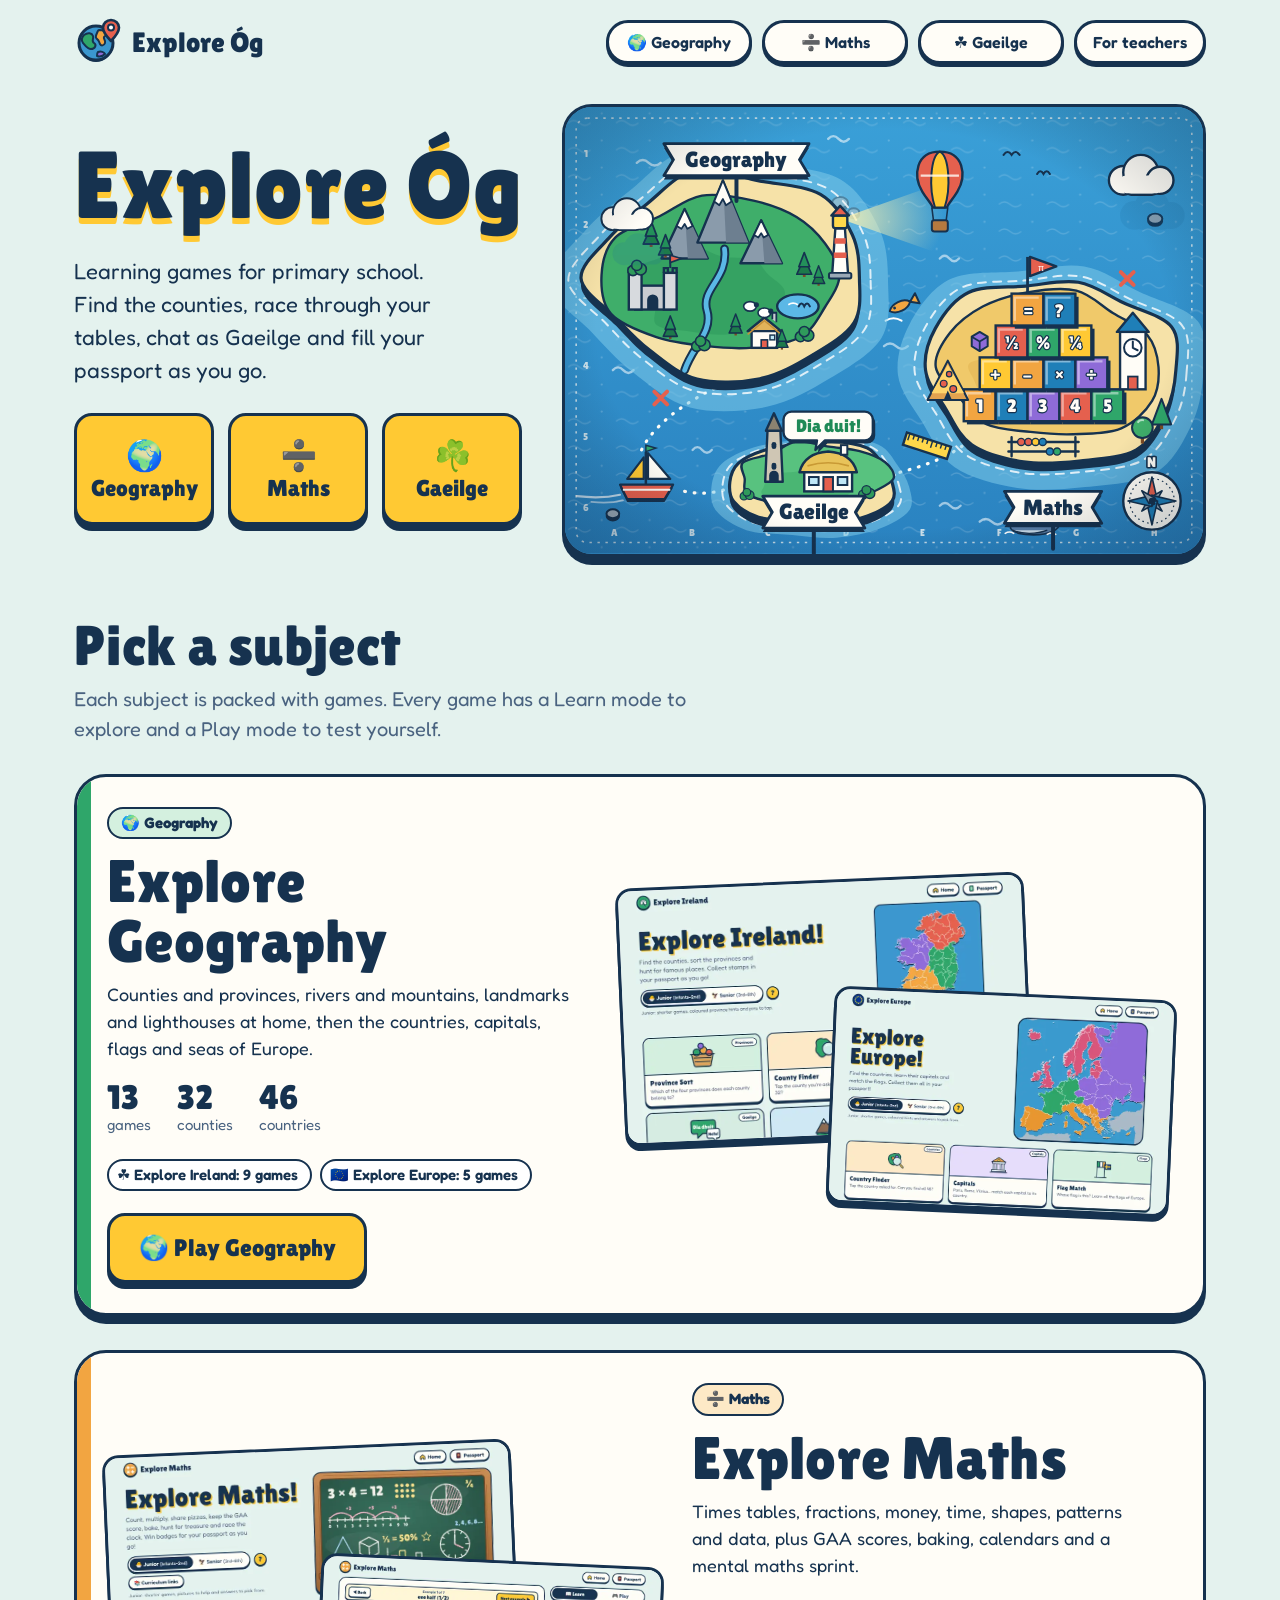
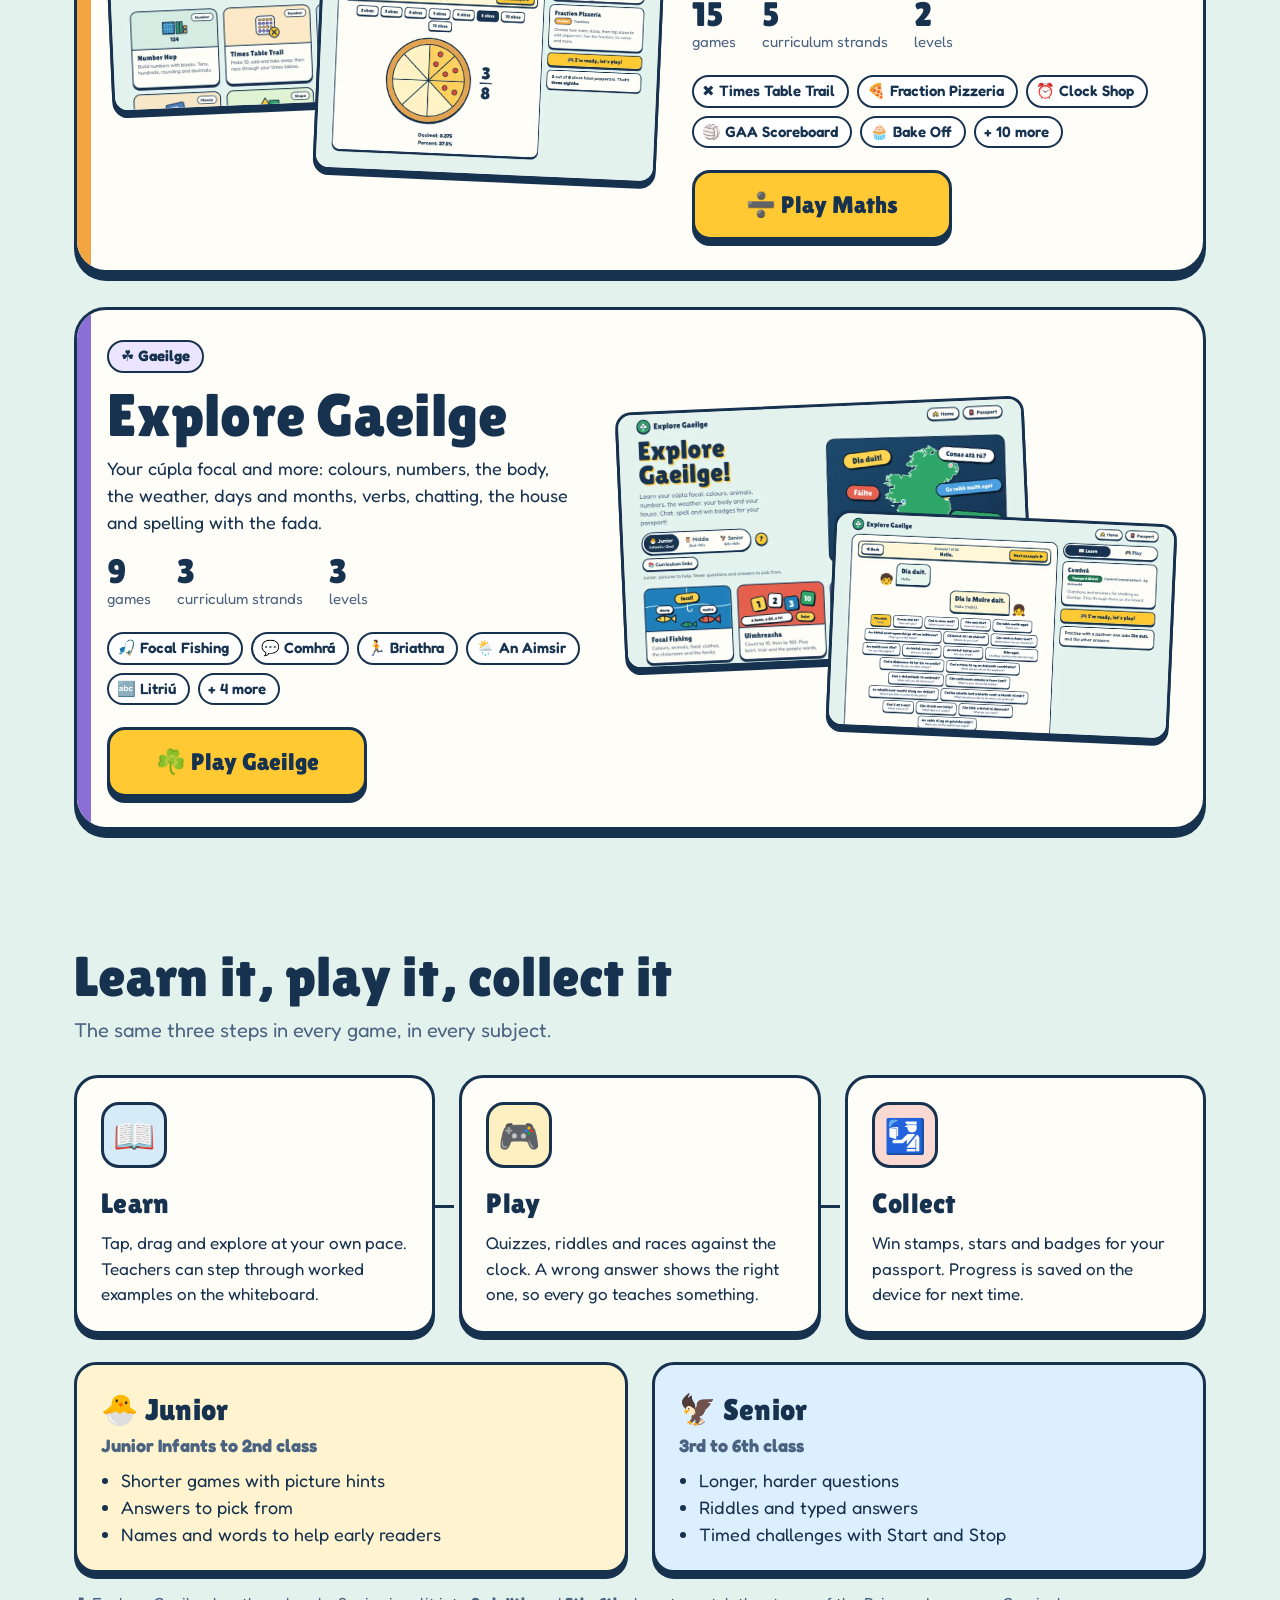
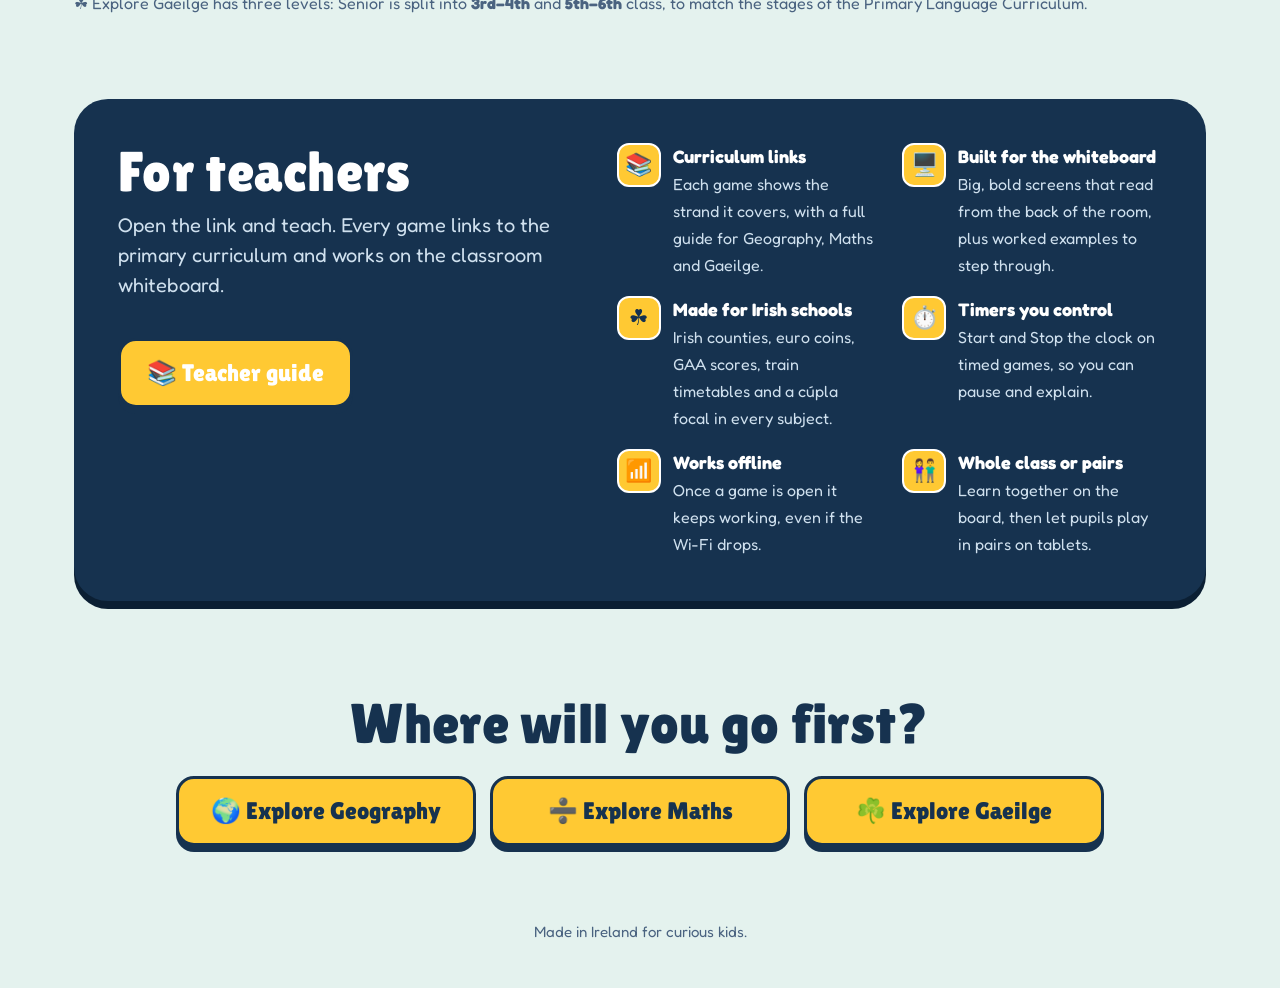
<file: index.html>
<!DOCTYPE html>
<html lang="en">
<head>
<meta charset="utf-8">
<meta http-equiv="Content-Security-Policy" content="default-src 'self'; script-src 'self' 'unsafe-inline' https://gc.zgo.at; style-src 'self' 'unsafe-inline'; img-src 'self' data: blob: https://atmirish.goatcounter.com; font-src 'self' data:; media-src 'self' data: blob:; connect-src 'self' https://atmirish.goatcounter.com; object-src 'none'; base-uri 'self'; form-action 'none'">
<meta name="referrer" content="strict-origin-when-cross-origin">
<link rel="icon" type="image/png" sizes="32x32" href="/exploreog/icons/favicon-32.png">
<link rel="apple-touch-icon" href="/exploreog/icons/apple-touch-icon.png">
<link rel="manifest" href="/exploreog/icons/manifest.webmanifest">
<meta name="theme-color" content="#16324f">
<meta name="apple-mobile-web-app-title" content="Explore Óg">
<meta name="viewport" content="width=device-width,initial-scale=1">
<title>Explore Óg · Learning games for primary school</title>
<meta name="description" content="Explore Geography, Explore Maths and Explore Gaeilge: map games, maths games and Irish language games for Irish primary school children.">
<link rel="stylesheet" href="assets/site.css?v=5b239eb6">
</head>
<body>
<div class="wrap">
  <header class="top">
    <a class="brand" href="./" aria-label="Explore Óg home"><svg width="48" height="48" viewBox="0 0 48 48"><circle cx="22" cy="27" r="17" fill="#16324f"/><circle cx="22" cy="25" r="17" fill="#3b97cf" stroke="#16324f" stroke-width="3"/><path d="M10 17c4-3 8-2 9 1s-2 5 1 7 1 6-3 6-6-4-8-6c-2-3-1-6 1-8z" fill="#2fa66a" stroke="#16324f" stroke-width="2" stroke-linejoin="round"/><path d="M25 12c4 0 8 2 10 5-2 1-4 0-5 2s2 3 1 6-4 3-5 1-1-4-3-5-1-4 0-6 1-3 2-3z" fill="#f2a541" stroke="#16324f" stroke-width="2" stroke-linejoin="round"/><path d="M24 34c3-1 6 0 7 2-2 2-5 3-8 2 0-2 0-3 1-4z" fill="#8e6bd8" stroke="#16324f" stroke-width="2" stroke-linejoin="round"/><path d="M37 2c-4.4 0-8 3.4-8 7.6 0 5.4 8 13.4 8 13.4s8-8 8-13.4C45 5.4 41.4 2 37 2z" fill="#e5604e" stroke="#16324f" stroke-width="2.6" stroke-linejoin="round"/><circle cx="37" cy="9.6" r="3" fill="#fff" stroke="#16324f" stroke-width="2"/></svg>Explore Óg</a>
    <nav class="nav" aria-label="Main">
      <a class="pill" href="geography/">🌍 Geography</a>
      <a class="pill" href="maths/">➗ Maths</a>
      <a class="pill" href="gaeilge/">☘️ Gaeilge</a>
      <a class="pill hide-s" href="teachers/">For teachers</a>
    </nav>
  </header>

  <main>
  <div class="hero">
    <div>
      <h1>Explore Óg</h1>
      <p class="lede">Learning games for primary school. Find the counties, race through your tables, chat as Gaeilge and fill your passport as you go.</p>
      <div class="ctas">
        <a class="big" href="geography/"><span class="bi" aria-hidden="true">🌍</span><span>Geography</span></a>
        <a class="big" href="maths/"><span class="bi" aria-hidden="true">➗</span><span>Maths</span></a>
        <a class="big" href="gaeilge/"><span class="bi" aria-hidden="true">☘️</span><span>Gaeilge</span></a>
      </div>
    </div>
    <div class="map">
      <svg viewBox="0 0 800 560" role="img" aria-label="An explorer's map with three islands: Geography Island, Maths Island and Gaeilge Island. Tap an island to go there."><defs>
      <linearGradient id="sea" x1="0" y1="0" x2="0" y2="1"><stop offset="0" stop-color="#3aa0d8"/><stop offset="1" stop-color="#2a82c0"/></linearGradient>
      <pattern id="ripple" width="60" height="34" patternUnits="userSpaceOnUse"><path d="M4 20 q7-6 14 0 t14 0" stroke="#ffffff" stroke-width="1.6" fill="none" opacity=".16"/><circle cx="46" cy="8" r="1.4" fill="#fff" opacity=".2"/></pattern>
      <radialGradient id="beam" cx="0" cy=".5" r="1"><stop offset="0" stop-color="#fff4b0" stop-opacity=".85"/><stop offset="1" stop-color="#fff4b0" stop-opacity="0"/></radialGradient>
      <radialGradient id="vig" cx=".5" cy=".5" r=".75"><stop offset=".6" stop-color="#000" stop-opacity="0"/><stop offset="1" stop-color="#0b2a4a" stop-opacity=".35"/></radialGradient>
    </defs><rect width="800" height="560" fill="url(#sea)"/><rect width="800" height="560" fill="url(#ripple)"/><rect x="14" y="14" width="772" height="532" rx="14" fill="none" stroke="#fffdf7" stroke-width="2" stroke-dasharray="3 7" opacity=".7"/><text x="62" y="538" text-anchor="middle" font-family="Lilita One,sans-serif" font-size="13" fill="#fffdf7" opacity=".75">A</text><text x="159" y="538" text-anchor="middle" font-family="Lilita One,sans-serif" font-size="13" fill="#fffdf7" opacity=".75">B</text><text x="255" y="538" text-anchor="middle" font-family="Lilita One,sans-serif" font-size="13" fill="#fffdf7" opacity=".75">C</text><text x="352" y="538" text-anchor="middle" font-family="Lilita One,sans-serif" font-size="13" fill="#fffdf7" opacity=".75">D</text><text x="448" y="538" text-anchor="middle" font-family="Lilita One,sans-serif" font-size="13" fill="#fffdf7" opacity=".75">E</text><text x="545" y="538" text-anchor="middle" font-family="Lilita One,sans-serif" font-size="13" fill="#fffdf7" opacity=".75">F</text><text x="641" y="538" text-anchor="middle" font-family="Lilita One,sans-serif" font-size="13" fill="#fffdf7" opacity=".75">G</text><text x="738" y="538" text-anchor="middle" font-family="Lilita One,sans-serif" font-size="13" fill="#fffdf7" opacity=".75">H</text><text x="26" y="63" text-anchor="middle" font-family="Lilita One,sans-serif" font-size="13" fill="#fffdf7" opacity=".75">1</text><text x="26" y="152" text-anchor="middle" font-family="Lilita One,sans-serif" font-size="13" fill="#fffdf7" opacity=".75">2</text><text x="26" y="241" text-anchor="middle" font-family="Lilita One,sans-serif" font-size="13" fill="#fffdf7" opacity=".75">3</text><text x="26" y="329" text-anchor="middle" font-family="Lilita One,sans-serif" font-size="13" fill="#fffdf7" opacity=".75">4</text><text x="26" y="418" text-anchor="middle" font-family="Lilita One,sans-serif" font-size="13" fill="#fffdf7" opacity=".75">5</text><text x="26" y="507" text-anchor="middle" font-family="Lilita One,sans-serif" font-size="13" fill="#fffdf7" opacity=".75">6</text><path class="wave" d="M90 70 q7.5 -7 15.0 0 t15.0 0" stroke="#fff" stroke-width="3" fill="none" stroke-linecap="round" opacity="0.55"/><path class="wave" d="M330 40 q6.5 -7 13.0 0 t13.0 0" stroke="#fff" stroke-width="3" fill="none" stroke-linecap="round" opacity="0.55"/><path class="wave" d="M400 300 q7.5 -7 15.0 0 t15.0 0" stroke="#fff" stroke-width="3" fill="none" stroke-linecap="round" opacity="0.55"/><path class="wave" d="M60 330 q6.5 -7 13.0 0 t13.0 0" stroke="#fff" stroke-width="3" fill="none" stroke-linecap="round" opacity="0.55"/><path class="wave" d="M690 250 q7.0 -7 14.0 0 t14.0 0" stroke="#fff" stroke-width="3" fill="none" stroke-linecap="round" opacity="0.55"/><path class="wave" d="M520 520 q7.5 -7 15.0 0 t15.0 0" stroke="#fff" stroke-width="3" fill="none" stroke-linecap="round" opacity="0.55"/><path class="wave" d="M470 500 q6.5 -7 13.0 0 t13.0 0" stroke="#fff" stroke-width="3" fill="none" stroke-linecap="round" opacity="0.55"/><path class="wave" d="M470 190 q6.0 -7 12.0 0 t12.0 0" stroke="#fff" stroke-width="3" fill="none" stroke-linecap="round" opacity="0.55"/><path class="wave" d="M730 460 q6.5 -7 13.0 0 t13.0 0" stroke="#fff" stroke-width="3" fill="none" stroke-linecap="round" opacity="0.55"/><path class="wave" d="M160 430 q6.0 -7 12.0 0 t12.0 0" stroke="#fff" stroke-width="3" fill="none" stroke-linecap="round" opacity="0.55"/><path d="M96 430 C 110 400, 150 370, 190 352" fill="none" stroke="#fffdf7" stroke-width="4" stroke-dasharray="1 11" stroke-linecap="round"/><path d="M150 482 C 170 486, 186 484, 200 480" fill="none" stroke="#fffdf7" stroke-width="4" stroke-dasharray="1 11" stroke-linecap="round"/><path d="M420 458 C 450 450, 480 440, 505 420" fill="none" stroke="#fffdf7" stroke-width="4" stroke-dasharray="1 11" stroke-linecap="round"/><g class="bob"><g transform="translate(96,452) scale(.9)"><path d="M-30 38 q-26 6 -60 2" stroke="#fff" stroke-width="3" fill="none" opacity=".7" stroke-linecap="round"/><path d="M-26 46 q-20 5 -44 2" stroke="#fff" stroke-width="2.5" fill="none" opacity=".55" stroke-linecap="round"/><path d="M-30 24 H44 L32 44 H-20Z" fill="#16324f" transform="translate(0,4)"/><path d="M-30 24 H44 L32 44 H-20Z" fill="#e5604e" stroke="#16324f" stroke-width="3" stroke-linejoin="round"/><path d="M-26 31 H40" stroke="#fffdf7" stroke-width="3"/><path d="M6 24 V-22" stroke="#16324f" stroke-width="3.5"/><path d="M9 -20 L40 16 H9Z" fill="#fffdf7" stroke="#16324f" stroke-width="3" stroke-linejoin="round"/><path d="M3 -14 L-20 16 H3Z" fill="#ffc933" stroke="#16324f" stroke-width="3" stroke-linejoin="round"/><path d="M6 -22 L20 -27 L6 -31Z" fill="#2fa66a" stroke="#16324f" stroke-width="2"/></g></g><g transform="translate(585,528) scale(.66)"><path d="M-40 0 C -40 -26, 20 -30, 34 -6 C 44 -10, 52 -22, 56 -26 C 58 -12, 52 2, 40 6 C 20 16, -30 16, -40 0Z" fill="#5a7fa8" stroke="#16324f" stroke-width="3" stroke-linejoin="round"/><path d="M-36 4 C -20 12, 10 12, 30 4" fill="#c9dbe9" stroke="#16324f" stroke-width="2.5"/><circle cx="-24" cy="-8" r="3" fill="#16324f"/><path d="M-12 -24 C -16 -38, -24 -40, -28 -36 M-12 -24 C -10 -40, -2 -44, 2 -38 M-12 -24 V-42" stroke="#fff" stroke-width="3" fill="none" stroke-linecap="round"/><path d="M-50 10 q8-5 16 0 M30 12 q8-5 16 0" stroke="#fff" stroke-width="3" fill="none" stroke-linecap="round"/></g><g transform="translate(420,250) rotate(-25)"><path d="M-14 0 C -8 -8, 8 -8, 14 0 C 8 8, -8 8, -14 0Z M14 0 L24 -7 V7Z" fill="#f2a541" stroke="#16324f" stroke-width="2.5" stroke-linejoin="round"/><circle cx="-7" cy="-1" r="1.8" fill="#16324f"/></g><path d="M402 268 q10-6 20 0" stroke="#fff" stroke-width="2.5" fill="none" stroke-linecap="round"/><ellipse cx="345" cy="123" rx="11" ry="8.0" fill="#16324f"/><ellipse cx="345" cy="120" rx="10" ry="7.0" fill="#9aa9b6" stroke="#16324f" stroke-width="2.5"/><ellipse cx="362" cy="135" rx="8" ry="5.8999999999999995" fill="#16324f"/><ellipse cx="362" cy="132" rx="7" ry="4.8999999999999995" fill="#9aa9b6" stroke="#16324f" stroke-width="2.5"/><ellipse cx="740" cy="143" rx="10" ry="7.3" fill="#16324f"/><ellipse cx="740" cy="140" rx="9" ry="6.3" fill="#9aa9b6" stroke="#16324f" stroke-width="2.5"/><ellipse cx="60" cy="513" rx="9" ry="6.6" fill="#16324f"/><ellipse cx="60" cy="510" rx="8" ry="5.6" fill="#9aa9b6" stroke="#16324f" stroke-width="2.5"/><a href="geography/" aria-label="Go to Explore Geography"><g class="isle"><path d="M405.1 221.0 C405.6 243.6 408.9 269.4 397.0 289.2 C385.0 308.9 357.3 325.1 333.3 339.6 C309.3 354.1 282.4 369.8 253.0 376.0 C223.6 382.2 184.9 384.0 156.8 376.7 C128.8 369.4 105.4 348.0 84.8 332.2 C64.2 316.4 50.8 300.5 33.2 282.0 C15.7 263.5 -18.9 241.9 -20.5 221.0 C-22.0 200.1 7.1 175.9 23.9 156.7 C40.7 137.5 58.7 122.8 80.3 105.7 C101.9 88.6 124.8 60.0 153.3 54.1 C181.9 48.2 219.7 63.9 251.7 70.0 C283.7 76.2 321.8 77.1 345.5 91.0 C369.3 105.0 384.5 132.1 394.4 153.7 C404.3 175.4 404.7 198.4 405.1 221.0Z" fill="#7fcbea" opacity=".55"/><path d="M383.2 218.0 C383.6 238.0 386.6 260.9 376.0 278.4 C365.3 296.0 340.6 310.3 319.2 323.1 C297.9 336.0 273.9 349.9 247.7 355.4 C221.5 360.9 187.1 362.5 162.1 356.0 C137.1 349.5 116.3 330.5 97.9 316.6 C79.6 302.6 67.6 288.5 52.0 272.1 C36.4 255.6 5.6 236.5 4.2 218.0 C2.8 199.5 28.7 178.0 43.7 161.0 C58.6 143.9 74.7 130.9 94.0 115.8 C113.2 100.6 133.6 75.3 159.0 70.1 C184.4 64.8 218.1 78.7 246.6 84.2 C275.1 89.7 309.0 90.4 330.2 102.8 C351.3 115.2 364.8 139.2 373.7 158.4 C382.5 177.6 382.9 198.0 383.2 218.0Z" fill="none" stroke="#fff" stroke-width="2.5" stroke-dasharray="10 9" stroke-linecap="round" opacity=".8"/><path d="M369.2 225.0 C369.5 243.3 372.3 264.2 362.5 280.3 C352.6 296.3 329.9 309.4 310.2 321.1 C290.5 332.9 268.5 345.6 244.4 350.7 C220.2 355.7 188.5 357.1 165.5 351.2 C142.5 345.3 123.3 327.9 106.4 315.1 C89.5 302.3 78.5 289.5 64.1 274.4 C49.7 259.4 21.3 241.9 20.1 225.0 C18.8 208.1 42.6 188.4 56.4 172.9 C70.2 157.3 85.0 145.4 102.7 131.5 C120.4 117.7 139.2 94.5 162.6 89.7 C186.1 84.9 217.0 97.6 243.3 102.6 C269.6 107.6 300.8 108.3 320.3 119.6 C339.8 130.9 352.2 152.9 360.4 170.5 C368.5 188.0 368.8 206.7 369.2 225.0Z" fill="#16324f"/><path d="M369.2 215.0 C369.5 233.3 372.3 254.2 362.5 270.3 C352.6 286.3 329.9 299.4 310.2 311.1 C290.5 322.9 268.5 335.6 244.4 340.7 C220.2 345.7 188.5 347.1 165.5 341.2 C142.5 335.3 123.3 317.9 106.4 305.1 C89.5 292.3 78.5 279.5 64.1 264.4 C49.7 249.4 21.3 231.9 20.1 215.0 C18.8 198.1 42.6 178.4 56.4 162.9 C70.2 147.3 85.0 135.4 102.7 121.5 C120.4 107.7 139.2 84.5 162.6 79.7 C186.1 74.9 217.0 87.6 243.3 92.6 C269.6 97.6 300.8 98.3 320.3 109.6 C339.8 120.9 352.2 142.9 360.4 160.5 C368.5 178.0 368.8 196.7 369.2 215.0Z" fill="#f6e2a8" stroke="#16324f" stroke-width="4"/><path d="M344.1 211.0 C344.1 224.3 334.2 237.9 326.1 250.8 C317.9 263.7 310.4 279.9 295.3 288.4 C280.2 296.8 255.3 299.9 235.3 301.7 C215.3 303.6 195.5 301.9 175.4 299.6 C155.3 297.4 134.2 295.2 114.6 288.5 C95.0 281.8 69.3 272.4 57.8 259.4 C46.3 246.5 45.0 226.9 45.8 211.0 C46.6 195.1 50.6 176.5 62.7 164.2 C74.8 151.8 100.4 145.8 118.6 137.0 C136.8 128.1 152.1 114.5 171.7 111.2 C191.3 107.9 216.5 112.9 236.3 117.4 C256.0 121.8 275.3 128.9 290.3 137.9 C305.3 146.9 317.2 158.9 326.1 171.1 C335.1 183.3 344.1 197.7 344.1 211.0Z" fill="#3fae6a" stroke="#16324f" stroke-width="3"/><path d="M275.0 229.2 C277.4 236.3 274.5 245.4 269.1 252.5 C263.8 259.7 253.8 266.6 242.8 272.0 C231.9 277.5 217.7 283.6 203.7 285.2 C189.6 286.8 173.1 283.5 158.3 281.7 C143.5 279.8 122.7 279.6 115.1 273.8 C107.4 268.0 116.4 254.5 112.4 247.0 C108.3 239.6 95.1 236.3 90.6 229.2 C86.1 222.0 80.4 211.0 85.4 204.2 C90.4 197.4 108.7 193.4 120.6 188.3 C132.6 183.3 144.3 174.0 157.1 173.9 C170.0 173.7 184.5 184.7 197.6 187.6 C210.8 190.4 226.7 187.2 236.2 190.8 C245.7 194.5 248.1 203.2 254.6 209.6 C261.0 216.0 272.6 222.0 275.0 229.2Z" fill="#2f9a5b" opacity=".55"/><path d="M121.0 190 L150 128 L179.0 190Z" fill="#8a9bab" stroke="#16324f" stroke-width="3" stroke-linejoin="round"/><path d="M150 128 L179.0 190 H154Z" fill="#6d7f90"/><path d="M140.14 149.07999999999998 L150 128 L159.86 149.07999999999998 L153.48 152.8 L150 146.6 L145.94 152.8Z" fill="#fffdf7" stroke="#16324f" stroke-width="2.2" stroke-linejoin="round"/><path d="M166.0 170 L198 92 L230.0 170Z" fill="#8a9bab" stroke="#16324f" stroke-width="3" stroke-linejoin="round"/><path d="M198 92 L230.0 170 H202Z" fill="#6d7f90"/><path d="M187.12 118.52 L198 92 L208.88 118.52 L201.84 123.2 L198 115.4 L193.52 123.2Z" fill="#fffdf7" stroke="#16324f" stroke-width="2.2" stroke-linejoin="round"/><path d="M220.0 196 L246 142 L272.0 196Z" fill="#8a9bab" stroke="#16324f" stroke-width="3" stroke-linejoin="round"/><path d="M246 142 L272.0 196 H250Z" fill="#6d7f90"/><path d="M237.16 160.36 L246 142 L254.84 160.36 L249.12 163.6 L246 158.2 L242.36 163.6Z" fill="#fffdf7" stroke="#16324f" stroke-width="2.2" stroke-linejoin="round"/><path d="M200 178 C 205 215, 170 228, 178 255 C 186 282, 160 300, 150 330" fill="none" stroke="#16324f" stroke-width="11" stroke-linecap="round"/><path d="M200 178 C 205 215, 170 228, 178 255 C 186 282, 160 300, 150 330" fill="none" stroke="#5bb8e6" stroke-width="6" stroke-linecap="round"/><ellipse cx="292" cy="250" rx="26" ry="15" fill="#5bb8e6" stroke="#16324f" stroke-width="3"/><path d="M280 248 q6-4 12 0" stroke="#fff" stroke-width="2" fill="none"/><g transform="translate(110,238)"><rect x="-22" y="-14" width="44" height="30" fill="#c9ccd1" stroke="#16324f" stroke-width="3"/><rect x="-30" y="-30" width="16" height="46" fill="#d7dade" stroke="#16324f" stroke-width="3"/><rect x="14" y="-30" width="16" height="46" fill="#d7dade" stroke="#16324f" stroke-width="3"/><path d="M-30 -30 v-6 h5 v6 h6 v-6 h5 v6 M14 -30 v-6 h5 v6 h6 v-6 h5 v6" fill="none" stroke="#16324f" stroke-width="3"/><path d="M-7 16 v-12 a7 7 0 0 1 14 0 v12Z" fill="#16324f"/><path d="M22 -36 V-52" stroke="#16324f" stroke-width="2.5"/><path d="M22 -52 l14 4 -14 5Z" fill="#e5604e" stroke="#16324f" stroke-width="2"/></g><g transform="translate(345,180)"><path class="beam" d="M0 -40 L130 -86 L130 6Z" fill="url(#beam)"/><path d="M-10 30 L-6 -28 H6 L10 30Z" fill="#fffdf7" stroke="#16324f" stroke-width="3" stroke-linejoin="round"/><path d="M-8 6 H8 M-7 -12 H7" stroke="#e5604e" stroke-width="7"/><rect x="-9" y="-44" width="18" height="16" rx="3" fill="#ffd84a" stroke="#16324f" stroke-width="3"/><path d="M-11 -44 L0 -56 L11 -44Z" fill="#e5604e" stroke="#16324f" stroke-width="3" stroke-linejoin="round"/><rect x="-14" y="28" width="28" height="7" rx="2" fill="#9aa9b6" stroke="#16324f" stroke-width="2.5"/></g><g transform="translate(250,292)"><rect x="-16" y="-12" width="32" height="22" fill="#fffdf7" stroke="#16324f" stroke-width="3"/><path d="M-21 -11 L0 -28 L21 -11Z" fill="#e2b35a" stroke="#16324f" stroke-width="3" stroke-linejoin="round"/><path d="M-21 -11 L0 -28 L21 -11" fill="none" stroke="#c5913a" stroke-width="2" transform="translate(0,4)"/><rect x="-4" y="0" width="8" height="10" fill="#e5604e" stroke="#16324f" stroke-width="2"/><rect x="7" y="-6" width="6" height="6" fill="#bfe7f6" stroke="#16324f" stroke-width="1.8"/><path d="M10 -26 v-8 h5 v12" fill="#c9ccd1" stroke="#16324f" stroke-width="2.2"/></g><g transform="translate(108,170) scale(0.9)"><path d="M0 0 V6" stroke="#7a4a24" stroke-width="4"/><path d="M-11 2 L0 -22 L11 2Z" fill="#1d7a4b" stroke="#16324f" stroke-width="2.5" stroke-linejoin="round"/><path d="M-8 -9 L0 -30 L8 -9Z" fill="#23905a" stroke="#16324f" stroke-width="2.5" stroke-linejoin="round"/></g><g transform="translate(126,184) scale(0.8)"><path d="M0 0 V6" stroke="#7a4a24" stroke-width="4"/><path d="M-11 2 L0 -22 L11 2Z" fill="#1d7a4b" stroke="#16324f" stroke-width="2.5" stroke-linejoin="round"/><path d="M-8 -9 L0 -30 L8 -9Z" fill="#23905a" stroke="#16324f" stroke-width="2.5" stroke-linejoin="round"/></g><g transform="translate(272,300) scale(0.7)"><path d="M0 0 V6" stroke="#7a4a24" stroke-width="4"/><path d="M-11 2 L0 -22 L11 2Z" fill="#1d7a4b" stroke="#16324f" stroke-width="2.5" stroke-linejoin="round"/><path d="M-8 -9 L0 -30 L8 -9Z" fill="#23905a" stroke="#16324f" stroke-width="2.5" stroke-linejoin="round"/></g><g transform="translate(300,208) scale(0.85)"><path d="M0 0 V6" stroke="#7a4a24" stroke-width="4"/><path d="M-11 2 L0 -22 L11 2Z" fill="#1d7a4b" stroke="#16324f" stroke-width="2.5" stroke-linejoin="round"/><path d="M-8 -9 L0 -30 L8 -9Z" fill="#23905a" stroke="#16324f" stroke-width="2.5" stroke-linejoin="round"/></g><g transform="translate(318,220) scale(0.7)"><path d="M0 0 V6" stroke="#7a4a24" stroke-width="4"/><path d="M-11 2 L0 -22 L11 2Z" fill="#1d7a4b" stroke="#16324f" stroke-width="2.5" stroke-linejoin="round"/><path d="M-8 -9 L0 -30 L8 -9Z" fill="#23905a" stroke="#16324f" stroke-width="2.5" stroke-linejoin="round"/></g><g transform="translate(132,286) scale(0.8)"><path d="M0 0 V6" stroke="#7a4a24" stroke-width="4"/><path d="M-11 2 L0 -22 L11 2Z" fill="#1d7a4b" stroke="#16324f" stroke-width="2.5" stroke-linejoin="round"/><path d="M-8 -9 L0 -30 L8 -9Z" fill="#23905a" stroke="#16324f" stroke-width="2.5" stroke-linejoin="round"/></g><g transform="translate(214,282) scale(0.75)"><path d="M0 0 V6" stroke="#7a4a24" stroke-width="4"/><path d="M-11 2 L0 -22 L11 2Z" fill="#1d7a4b" stroke="#16324f" stroke-width="2.5" stroke-linejoin="round"/><path d="M-8 -9 L0 -30 L8 -9Z" fill="#23905a" stroke="#16324f" stroke-width="2.5" stroke-linejoin="round"/></g><g transform="translate(170,300) scale(0.8)"><circle cx="-6" cy="0" r="8" fill="#2f9a5b" stroke="#16324f" stroke-width="2.5"/><circle cx="6" cy="-2" r="9" fill="#2f9a5b" stroke="#16324f" stroke-width="2.5"/><circle cx="0" cy="-8" r="8" fill="#2f9a5b" stroke="#16324f" stroke-width="2.5"/></g><g transform="translate(300,288) scale(0.8)"><circle cx="-6" cy="0" r="8" fill="#2f9a5b" stroke="#16324f" stroke-width="2.5"/><circle cx="6" cy="-2" r="9" fill="#2f9a5b" stroke="#16324f" stroke-width="2.5"/><circle cx="0" cy="-8" r="8" fill="#2f9a5b" stroke="#16324f" stroke-width="2.5"/></g><g transform="translate(90,205) scale(0.8)"><circle cx="-6" cy="0" r="8" fill="#2f9a5b" stroke="#16324f" stroke-width="2.5"/><circle cx="6" cy="-2" r="9" fill="#2f9a5b" stroke="#16324f" stroke-width="2.5"/><circle cx="0" cy="-8" r="8" fill="#2f9a5b" stroke="#16324f" stroke-width="2.5"/></g><g transform="translate(232,250)"><ellipse cx="0" cy="0" rx="8" ry="6" fill="#fff" stroke="#16324f" stroke-width="2"/><circle cx="8" cy="-2" r="3.2" fill="#16324f"/></g><g transform="translate(250,258)"><ellipse cx="0" cy="0" rx="8" ry="6" fill="#fff" stroke="#16324f" stroke-width="2"/><circle cx="8" cy="-2" r="3.2" fill="#16324f"/></g><g transform="translate(215,64)"><path d="M0 18 V54" stroke="#16324f" stroke-width="5" stroke-linecap="round"/><path d="M-91.0 -18 H91.0 L79.0 2 L91.0 22 H-91.0 L-79.0 2Z" fill="#16324f" transform="translate(0,5)"/><path class="sign" d="M-91.0 -18 H91.0 L79.0 2 L91.0 22 H-91.0 L-79.0 2Z" fill="#fffdf7" stroke="#16324f" stroke-width="3.5" stroke-linejoin="round"/><text y="11" text-anchor="middle" font-family="Lilita One,sans-serif" font-size="27" fill="#16324f">Geography</text></g></g></a><a href="maths/" aria-label="Go to Explore Maths"><g class="isle"><path d="M800.2 336.0 C798.7 357.8 795.1 379.2 785.1 399.8 C775.0 420.3 762.0 446.3 739.9 459.2 C717.8 472.0 681.2 473.5 652.4 476.6 C623.7 479.7 594.6 482.0 567.2 477.8 C539.8 473.6 508.1 465.3 488.2 451.5 C468.3 437.7 459.7 414.3 447.9 395.0 C436.1 375.8 420.1 356.6 417.5 336.0 C415.0 315.4 421.6 291.4 432.5 271.4 C443.5 251.3 460.2 226.7 483.3 215.8 C506.3 204.9 542.8 208.6 570.7 205.9 C598.7 203.3 626.2 195.7 651.0 200.0 C675.9 204.3 696.1 220.3 719.9 231.8 C743.7 243.3 780.3 251.7 793.7 269.1 C807.1 286.5 801.6 314.2 800.2 336.0Z" fill="#7fcbea" opacity=".55"/><path d="M779.4 333.0 C778.1 352.3 774.9 371.3 765.9 389.5 C757.0 407.7 745.3 430.8 725.7 442.2 C706.0 453.5 673.4 454.9 647.8 457.6 C622.2 460.4 596.3 462.4 571.9 458.7 C547.5 455.0 519.2 447.6 501.5 435.4 C483.8 423.2 476.1 402.4 465.7 385.3 C455.2 368.3 440.9 351.3 438.6 333.0 C436.3 314.7 442.2 293.5 451.9 275.7 C461.7 258.0 476.6 236.1 497.1 226.5 C517.7 216.8 550.1 220.0 575.0 217.7 C599.9 215.4 624.4 208.6 646.6 212.5 C668.7 216.3 686.7 230.4 707.9 240.6 C729.1 250.8 761.7 258.3 773.6 273.7 C785.5 289.1 780.7 313.7 779.4 333.0Z" fill="none" stroke="#fff" stroke-width="2.5" stroke-dasharray="10 9" stroke-linecap="round" opacity=".8"/><path d="M766.0 340.0 C764.8 357.7 761.8 375.0 753.6 391.7 C745.4 408.3 734.7 429.4 716.5 439.8 C698.4 450.2 668.4 451.4 644.8 454.0 C621.2 456.5 597.4 458.3 574.9 454.9 C552.4 451.5 526.4 444.8 510.1 433.6 C493.8 422.4 486.7 403.5 477.0 387.8 C467.4 372.2 454.2 356.7 452.1 340.0 C450.0 323.3 455.4 303.8 464.4 287.6 C473.4 271.4 487.1 251.4 506.0 242.6 C524.9 233.7 554.9 236.7 577.8 234.6 C600.7 232.4 623.3 226.3 643.7 229.8 C664.1 233.3 680.7 246.2 700.2 255.5 C719.7 264.8 749.7 271.7 760.7 285.8 C771.7 299.9 767.2 322.3 766.0 340.0Z" fill="#16324f"/><path d="M766.0 330.0 C764.8 347.7 761.8 365.0 753.6 381.7 C745.4 398.3 734.7 419.4 716.5 429.8 C698.4 440.2 668.4 441.4 644.8 444.0 C621.2 446.5 597.4 448.3 574.9 444.9 C552.4 441.5 526.4 434.8 510.1 423.6 C493.8 412.4 486.7 393.5 477.0 377.8 C467.4 362.2 454.2 346.7 452.1 330.0 C450.0 313.3 455.4 293.8 464.4 277.6 C473.4 261.4 487.1 241.4 506.0 232.6 C524.9 223.7 554.9 226.7 577.8 224.6 C600.7 222.4 623.3 216.3 643.7 219.8 C664.1 223.3 680.7 236.2 700.2 245.5 C719.7 254.8 749.7 261.7 760.7 275.8 C771.7 289.9 767.2 312.3 766.0 330.0Z" fill="#f6e2a8" stroke="#16324f" stroke-width="4"/><path d="M744.2 326.0 C745.2 339.8 744.0 355.8 736.2 368.6 C728.5 381.4 714.0 396.0 697.5 402.9 C681.1 409.9 656.5 409.6 637.5 410.3 C618.5 411.1 601.7 409.5 583.5 407.4 C565.3 405.3 543.1 404.8 528.4 397.7 C513.6 390.6 505.5 376.8 495.0 364.8 C484.4 352.9 467.0 339.6 464.9 326.0 C462.9 312.4 473.0 295.7 482.8 283.1 C492.6 270.5 507.7 258.7 523.8 250.2 C539.9 241.8 560.0 235.8 579.5 232.5 C599.1 229.1 623.3 225.9 641.2 230.2 C659.1 234.5 672.2 249.1 687.0 258.3 C701.8 267.6 720.4 274.3 729.9 285.5 C739.4 296.8 743.1 312.2 744.2 326.0Z" fill="#f0c96a" stroke="#16324f" stroke-width="3"/><path d="M662.8 343.2 C664.0 350.0 670.2 358.2 666.8 364.6 C663.4 371.0 652.1 376.8 642.3 381.7 C632.6 386.6 620.0 393.7 608.2 393.9 C596.3 394.1 582.4 386.2 571.2 383.1 C560.0 380.1 549.2 379.6 541.1 375.8 C533.0 372.1 527.3 366.1 522.6 360.7 C518.0 355.3 515.8 349.7 513.2 343.2 C510.5 336.7 502.0 326.7 506.9 321.5 C511.9 316.2 532.6 315.9 542.9 311.9 C553.2 307.9 558.8 299.2 568.9 297.7 C579.1 296.1 592.9 300.8 604.0 302.8 C615.0 304.8 625.8 306.3 635.1 309.7 C644.5 313.2 655.4 318.1 660.0 323.6 C664.6 329.2 661.7 336.4 662.8 343.2Z" fill="#e2b452" opacity=".55"/><rect x="504" y="358" width="40" height="40" fill="#16324f"/><rect x="500" y="354" width="40" height="40" fill="#f2a541" stroke="#16324f" stroke-width="3"/><path d="M504 388 V359 H534" stroke="#ffffff" stroke-opacity=".45" stroke-width="3" fill="none"/><text x="520.0" y="383" text-anchor="middle" font-family="Lilita One,sans-serif" font-size="23" fill="#fffdf7" stroke="#16324f" stroke-width="3" paint-order="stroke">1</text><rect x="544" y="358" width="40" height="40" fill="#16324f"/><rect x="540" y="354" width="40" height="40" fill="#1f7fb8" stroke="#16324f" stroke-width="3"/><path d="M544 388 V359 H574" stroke="#ffffff" stroke-opacity=".45" stroke-width="3" fill="none"/><text x="560.0" y="383" text-anchor="middle" font-family="Lilita One,sans-serif" font-size="23" fill="#fffdf7" stroke="#16324f" stroke-width="3" paint-order="stroke">2</text><rect x="584" y="358" width="40" height="40" fill="#16324f"/><rect x="580" y="354" width="40" height="40" fill="#8e6bd8" stroke="#16324f" stroke-width="3"/><path d="M584 388 V359 H614" stroke="#ffffff" stroke-opacity=".45" stroke-width="3" fill="none"/><text x="600.0" y="383" text-anchor="middle" font-family="Lilita One,sans-serif" font-size="23" fill="#fffdf7" stroke="#16324f" stroke-width="3" paint-order="stroke">3</text><rect x="624" y="358" width="40" height="40" fill="#16324f"/><rect x="620" y="354" width="40" height="40" fill="#e5604e" stroke="#16324f" stroke-width="3"/><path d="M624 388 V359 H654" stroke="#ffffff" stroke-opacity=".45" stroke-width="3" fill="none"/><text x="640.0" y="383" text-anchor="middle" font-family="Lilita One,sans-serif" font-size="23" fill="#fffdf7" stroke="#16324f" stroke-width="3" paint-order="stroke">4</text><rect x="664" y="358" width="40" height="40" fill="#16324f"/><rect x="660" y="354" width="40" height="40" fill="#2fa66a" stroke="#16324f" stroke-width="3"/><path d="M664 388 V359 H694" stroke="#ffffff" stroke-opacity=".45" stroke-width="3" fill="none"/><text x="680.0" y="383" text-anchor="middle" font-family="Lilita One,sans-serif" font-size="23" fill="#fffdf7" stroke="#16324f" stroke-width="3" paint-order="stroke">5</text><rect x="524" y="318" width="40" height="40" fill="#16324f"/><rect x="520" y="314" width="40" height="40" fill="#ffc933" stroke="#16324f" stroke-width="3"/><path d="M524 348 V319 H554" stroke="#ffffff" stroke-opacity=".45" stroke-width="3" fill="none"/><text x="540.0" y="343" text-anchor="middle" font-family="Lilita One,sans-serif" font-size="23" fill="#fffdf7" stroke="#16324f" stroke-width="3" paint-order="stroke">+</text><rect x="564" y="318" width="40" height="40" fill="#16324f"/><rect x="560" y="314" width="40" height="40" fill="#f2a541" stroke="#16324f" stroke-width="3"/><path d="M564 348 V319 H594" stroke="#ffffff" stroke-opacity=".45" stroke-width="3" fill="none"/><text x="580.0" y="343" text-anchor="middle" font-family="Lilita One,sans-serif" font-size="23" fill="#fffdf7" stroke="#16324f" stroke-width="3" paint-order="stroke">−</text><rect x="604" y="318" width="40" height="40" fill="#16324f"/><rect x="600" y="314" width="40" height="40" fill="#1f7fb8" stroke="#16324f" stroke-width="3"/><path d="M604 348 V319 H634" stroke="#ffffff" stroke-opacity=".45" stroke-width="3" fill="none"/><text x="620.0" y="343" text-anchor="middle" font-family="Lilita One,sans-serif" font-size="23" fill="#fffdf7" stroke="#16324f" stroke-width="3" paint-order="stroke">×</text><rect x="644" y="318" width="40" height="40" fill="#16324f"/><rect x="640" y="314" width="40" height="40" fill="#8e6bd8" stroke="#16324f" stroke-width="3"/><path d="M644 348 V319 H674" stroke="#ffffff" stroke-opacity=".45" stroke-width="3" fill="none"/><text x="660.0" y="343" text-anchor="middle" font-family="Lilita One,sans-serif" font-size="23" fill="#fffdf7" stroke="#16324f" stroke-width="3" paint-order="stroke">÷</text><rect x="544" y="278" width="40" height="40" fill="#16324f"/><rect x="540" y="274" width="40" height="40" fill="#e5604e" stroke="#16324f" stroke-width="3"/><path d="M544 308 V279 H574" stroke="#ffffff" stroke-opacity=".45" stroke-width="3" fill="none"/><text x="560.0" y="303" text-anchor="middle" font-family="Lilita One,sans-serif" font-size="23" fill="#fffdf7" stroke="#16324f" stroke-width="3" paint-order="stroke">½</text><rect x="584" y="278" width="40" height="40" fill="#16324f"/><rect x="580" y="274" width="40" height="40" fill="#2fa66a" stroke="#16324f" stroke-width="3"/><path d="M584 308 V279 H614" stroke="#ffffff" stroke-opacity=".45" stroke-width="3" fill="none"/><text x="600.0" y="303" text-anchor="middle" font-family="Lilita One,sans-serif" font-size="23" fill="#fffdf7" stroke="#16324f" stroke-width="3" paint-order="stroke">%</text><rect x="624" y="278" width="40" height="40" fill="#16324f"/><rect x="620" y="274" width="40" height="40" fill="#ffc933" stroke="#16324f" stroke-width="3"/><path d="M624 308 V279 H654" stroke="#ffffff" stroke-opacity=".45" stroke-width="3" fill="none"/><text x="640.0" y="303" text-anchor="middle" font-family="Lilita One,sans-serif" font-size="23" fill="#fffdf7" stroke="#16324f" stroke-width="3" paint-order="stroke">¼</text><rect x="564" y="238" width="40" height="40" fill="#16324f"/><rect x="560" y="234" width="40" height="40" fill="#f2a541" stroke="#16324f" stroke-width="3"/><path d="M564 268 V239 H594" stroke="#ffffff" stroke-opacity=".45" stroke-width="3" fill="none"/><text x="580.0" y="263" text-anchor="middle" font-family="Lilita One,sans-serif" font-size="23" fill="#fffdf7" stroke="#16324f" stroke-width="3" paint-order="stroke">=</text><rect x="604" y="238" width="40" height="40" fill="#16324f"/><rect x="600" y="234" width="40" height="40" fill="#1f7fb8" stroke="#16324f" stroke-width="3"/><path d="M604 268 V239 H634" stroke="#ffffff" stroke-opacity=".45" stroke-width="3" fill="none"/><text x="620.0" y="263" text-anchor="middle" font-family="Lilita One,sans-serif" font-size="23" fill="#fffdf7" stroke="#16324f" stroke-width="3" paint-order="stroke">?</text><path d="M580 234 V188" stroke="#16324f" stroke-width="3.5"/><path d="M583 188 L616 200 L583 212Z" fill="#e5604e" stroke="#16324f" stroke-width="3" stroke-linejoin="round"/><text x="597" y="206" text-anchor="middle" font-size="11" font-family="Lilita One,sans-serif" fill="#fff">π</text><g transform="translate(712,330)"><rect x="-16" y="-48" width="32" height="72" fill="#fffdf7" stroke="#16324f" stroke-width="3"/><path d="M-20 -48 L0 -72 L20 -48Z" fill="#1f7fb8" stroke="#16324f" stroke-width="3" stroke-linejoin="round"/><circle cx="0" cy="-28" r="11" fill="#fff" stroke="#16324f" stroke-width="2.5"/><path d="M0 -28 V-36 M0 -28 L6 -25" stroke="#16324f" stroke-width="2.5" stroke-linecap="round"/><rect x="-6" y="8" width="12" height="16" fill="#e5604e" stroke="#16324f" stroke-width="2.2"/></g><g transform="translate(480,352) scale(.85)"><path d="M-30 18 L0 -40 L30 18Z" fill="#e2a24f" stroke="#16324f" stroke-width="3" stroke-linejoin="round"/><path d="M-24 8 L0 -34 L24 8Z" fill="#ffd56b"/><circle cx="-6" cy="-6" r="5" fill="#e5604e" stroke="#16324f" stroke-width="1.8"/><circle cx="8" cy="2" r="5" fill="#e5604e" stroke="#16324f" stroke-width="1.8"/><circle cx="2" cy="-20" r="4" fill="#e5604e" stroke="#16324f" stroke-width="1.8"/><path d="M-6 18 L0 4 L6 18Z" fill="#16324f"/></g><g transform="translate(748,396)"><path d="M0 0 V8" stroke="#7a4a24" stroke-width="4"/><path d="M-12 2 L0 -30 L12 2Z" fill="#2fa66a" stroke="#16324f" stroke-width="2.5" stroke-linejoin="round"/></g><g transform="translate(724,410)"><path d="M0 4 V12" stroke="#7a4a24" stroke-width="4"/><circle cx="0" cy="-8" r="13" fill="#3fae6a" stroke="#16324f" stroke-width="2.5"/><path d="M-6 -14 a7 7 0 0 1 8 -3" stroke="#fff" stroke-width="2.5" fill="none" opacity=".6"/></g><g transform="translate(520,292)"><path d="M-10 -4 L0 -10 L10 -4 L10 8 L0 14 L-10 8Z" fill="#8e6bd8" stroke="#16324f" stroke-width="2.5" stroke-linejoin="round"/><path d="M-10 -4 L0 2 L10 -4 M0 2 V14" stroke="#16324f" stroke-width="2.2" fill="none"/></g><g transform="translate(600,432)"><path d="M-40 -18 V6 M40 -18 V6 M-44 -12 H44 M-44 0 H44" stroke="#16324f" stroke-width="3" stroke-linecap="round"/><circle cx="-28" cy="-12" r="4.5" fill="#e5604e" stroke="#16324f" stroke-width="1.8"/><circle cx="-19" cy="-12" r="4.5" fill="#e5604e" stroke="#16324f" stroke-width="1.8"/><circle cx="-10" cy="-12" r="4.5" fill="#ffc933" stroke="#16324f" stroke-width="1.8"/><circle cx="-1" cy="-12" r="4.5" fill="#1f7fb8" stroke="#16324f" stroke-width="1.8"/><circle cx="8" cy="0" r="4.5" fill="#1f7fb8" stroke="#16324f" stroke-width="1.8"/><circle cx="17" cy="0" r="4.5" fill="#2fa66a" stroke="#16324f" stroke-width="1.8"/></g><g transform="translate(470,430) rotate(18)"><rect x="-46" y="-8" width="58" height="16" fill="#ffd84a" stroke="#16324f" stroke-width="3"/><path d="M-42 -8 v9" stroke="#16324f" stroke-width="1.8"/><path d="M-36 -8 v6" stroke="#16324f" stroke-width="1.8"/><path d="M-30 -8 v6" stroke="#16324f" stroke-width="1.8"/><path d="M-24 -8 v6" stroke="#16324f" stroke-width="1.8"/><path d="M-18 -8 v6" stroke="#16324f" stroke-width="1.8"/><path d="M-12 -8 v9" stroke="#16324f" stroke-width="1.8"/><path d="M-6 -8 v6" stroke="#16324f" stroke-width="1.8"/><path d="M0 -8 v6" stroke="#16324f" stroke-width="1.8"/><path d="M6 -8 v6" stroke="#16324f" stroke-width="1.8"/><path d="M12 -8 v6" stroke="#16324f" stroke-width="1.8"/></g><g transform="translate(612,500)"><path d="M0 18 V54" stroke="#16324f" stroke-width="5" stroke-linecap="round"/><path d="M-61.0 -18 H61.0 L49.0 2 L61.0 22 H-61.0 L-49.0 2Z" fill="#16324f" transform="translate(0,5)"/><path class="sign" d="M-61.0 -18 H61.0 L49.0 2 L61.0 22 H-61.0 L-49.0 2Z" fill="#fffdf7" stroke="#16324f" stroke-width="3.5" stroke-linejoin="round"/><text y="11" text-anchor="middle" font-family="Lilita One,sans-serif" font-size="27" fill="#16324f">Maths</text></g></g></a><a href="gaeilge/" aria-label="Go to Explore Gaeilge"><g class="isle"><path d="M431.4 476.0 C433.8 485.3 437.9 496.9 431.7 505.7 C425.5 514.6 409.2 523.3 394.0 529.0 C378.7 534.7 358.5 538.8 340.4 540.1 C322.2 541.4 303.9 538.3 285.1 536.7 C266.3 535.1 243.4 535.7 227.5 530.6 C211.6 525.6 196.9 515.5 189.6 506.4 C182.3 497.3 182.5 485.8 183.7 476.0 C184.8 466.2 187.8 455.5 196.6 447.3 C205.3 439.2 221.4 432.0 236.4 427.1 C251.4 422.2 269.1 420.3 286.3 418.0 C303.6 415.7 321.9 412.4 339.7 413.3 C357.6 414.2 380.2 417.4 393.2 423.5 C406.1 429.6 411.0 441.1 417.4 449.8 C423.8 458.6 429.0 466.7 431.4 476.0Z" fill="#7fcbea" opacity=".55"/><path d="M418.4 473.0 C420.5 481.3 424.2 491.5 418.6 499.3 C413.0 507.2 398.6 514.9 385.0 520.0 C371.4 525.0 353.4 528.7 337.3 529.8 C321.1 530.9 304.8 528.2 288.1 526.8 C271.3 525.4 250.9 525.9 236.8 521.4 C222.6 516.9 209.5 508.0 203.0 499.9 C196.5 491.9 196.7 481.7 197.7 473.0 C198.8 464.3 201.4 454.8 209.2 447.6 C217.0 440.4 231.3 434.0 244.7 429.7 C258.0 425.4 273.8 423.7 289.2 421.6 C304.5 419.6 320.9 416.6 336.7 417.4 C352.6 418.2 372.8 421.1 384.3 426.5 C395.8 431.9 400.2 442.1 405.9 449.8 C411.5 457.6 416.2 464.7 418.4 473.0Z" fill="none" stroke="#fff" stroke-width="2.5" stroke-dasharray="10 9" stroke-linecap="round" opacity=".8"/><path d="M410.0 480.0 C411.9 487.6 415.3 496.9 410.2 504.1 C405.1 511.3 391.7 518.3 379.2 523.0 C366.7 527.6 350.1 530.9 335.3 531.9 C320.4 533.0 305.4 530.5 290.0 529.2 C274.5 527.9 255.8 528.4 242.7 524.3 C229.6 520.2 217.6 512.0 211.6 504.6 C205.6 497.3 205.8 488.0 206.7 480.0 C207.7 472.0 210.1 463.4 217.3 456.8 C224.5 450.2 237.7 444.3 250.0 440.4 C262.3 436.4 276.8 434.9 291.0 433.0 C305.1 431.2 320.2 428.4 334.8 429.2 C349.4 429.9 368.0 432.5 378.6 437.5 C389.2 442.4 393.2 451.7 398.5 458.8 C403.7 465.9 408.0 472.4 410.0 480.0Z" fill="#16324f"/><path d="M410.0 470.0 C411.9 477.6 415.3 486.9 410.2 494.1 C405.1 501.3 391.7 508.3 379.2 513.0 C366.7 517.6 350.1 520.9 335.3 521.9 C320.4 523.0 305.4 520.5 290.0 519.2 C274.5 517.9 255.8 518.4 242.7 514.3 C229.6 510.2 217.6 502.0 211.6 494.6 C205.6 487.3 205.8 478.0 206.7 470.0 C207.7 462.0 210.1 453.4 217.3 446.8 C224.5 440.2 237.7 434.3 250.0 430.4 C262.3 426.4 276.8 424.9 291.0 423.0 C305.1 421.2 320.2 418.4 334.8 419.2 C349.4 419.9 368.0 422.5 378.6 427.5 C389.2 432.4 393.2 441.7 398.5 448.8 C403.7 455.9 408.0 462.4 410.0 470.0Z" fill="#f6e2a8" stroke="#16324f" stroke-width="4"/><path d="M411.9 466.0 C409.3 472.3 394.5 478.1 386.1 483.0 C377.7 488.0 370.3 490.8 361.7 495.8 C353.1 500.8 345.8 511.4 334.4 512.9 C323.1 514.4 305.7 507.5 293.5 504.7 C281.3 502.0 271.9 499.8 261.0 496.6 C250.1 493.3 233.9 490.4 228.0 485.3 C222.0 480.2 226.1 472.6 225.3 466.0 C224.6 459.4 217.6 450.8 223.3 445.6 C229.0 440.4 248.4 438.9 259.5 434.5 C270.6 430.2 277.8 420.9 289.8 419.5 C301.7 418.0 317.9 423.9 331.2 425.9 C344.4 427.9 357.8 428.3 369.5 431.6 C381.2 434.8 394.4 439.7 401.5 445.4 C408.6 451.1 414.5 459.7 411.9 466.0Z" fill="#58c27f" stroke="#16324f" stroke-width="3"/><path d="M360.4 476.0 C363.0 479.1 358.6 483.5 354.6 486.6 C350.5 489.7 344.0 493.6 336.1 494.7 C328.3 495.9 316.0 493.0 307.4 493.4 C298.8 493.8 291.6 497.4 284.4 497.2 C277.1 496.9 269.9 494.0 263.6 492.0 C257.4 490.0 249.3 487.9 246.9 485.2 C244.5 482.5 248.3 478.9 249.3 476.0 C250.3 473.1 250.6 470.6 252.9 467.9 C255.3 465.2 257.9 461.6 263.4 459.9 C268.9 458.2 278.4 458.3 286.0 457.6 C293.6 456.9 302.5 455.1 309.0 455.9 C315.6 456.7 320.4 460.3 325.4 462.4 C330.4 464.5 333.3 466.0 339.2 468.2 C345.0 470.5 357.8 472.9 360.4 476.0Z" fill="#3fae6a" opacity=".55"/><g transform="translate(262,470)"><path d="M-11 0 L-8 -66 H8 L11 0Z" fill="#cfc6b4" stroke="#16324f" stroke-width="3" stroke-linejoin="round"/><path d="M-10 -64 L0 -86 L10 -64Z" fill="#8b8270" stroke="#16324f" stroke-width="3" stroke-linejoin="round"/><rect x="-3" y="-50" width="6" height="9" rx="3" fill="#16324f"/><rect x="-3" y="-24" width="6" height="9" rx="3" fill="#16324f"/><path d="M-6 0 V-8 a6 6 0 0 1 12 0 V0" fill="#16324f"/></g><g transform="translate(330,476)"><rect x="-30" y="-20" width="60" height="26" fill="#fffdf7" stroke="#16324f" stroke-width="3"/><path d="M-36 -18 Q-30 -42 0 -44 Q30 -42 36 -18Z" fill="#e8c35a" stroke="#16324f" stroke-width="3" stroke-linejoin="round"/><path d="M-26 -26 Q0 -34 26 -26" stroke="#c99a35" stroke-width="2" fill="none"/><rect x="-6" y="-12" width="12" height="18" fill="#e5604e" stroke="#16324f" stroke-width="2.5"/><rect x="-24" y="-12" width="12" height="10" fill="#bfe7f6" stroke="#16324f" stroke-width="2.5"/><rect x="12" y="-12" width="12" height="10" fill="#bfe7f6" stroke="#16324f" stroke-width="2.5"/><rect x="16" y="-52" width="8" height="12" fill="#fffdf7" stroke="#16324f" stroke-width="2.5"/></g><g transform="translate(378,486) scale(0.7)"><circle cx="-6" cy="0" r="8" fill="#2f9a5b" stroke="#16324f" stroke-width="2.5"/><circle cx="6" cy="-2" r="9" fill="#2f9a5b" stroke="#16324f" stroke-width="2.5"/><circle cx="0" cy="-8" r="8" fill="#2f9a5b" stroke="#16324f" stroke-width="2.5"/></g><g transform="translate(228,488) scale(0.6)"><circle cx="-6" cy="0" r="8" fill="#2f9a5b" stroke="#16324f" stroke-width="2.5"/><circle cx="6" cy="-2" r="9" fill="#2f9a5b" stroke="#16324f" stroke-width="2.5"/><circle cx="0" cy="-8" r="8" fill="#2f9a5b" stroke="#16324f" stroke-width="2.5"/></g><g transform="translate(330,398)"><path d="M-46 -16 H46 a10 10 0 0 1 10 10 V10 a10 10 0 0 1 -10 10 H-4 L-16 32 L-14 20 H-46 a10 10 0 0 1 -10 -10 V-6 a10 10 0 0 1 10 -10Z" fill="#16324f" transform="translate(3,4)"/><path d="M-46 -16 H46 a10 10 0 0 1 10 10 V10 a10 10 0 0 1 -10 10 H-4 L-16 32 L-14 20 H-46 a10 10 0 0 1 -10 -10 V-6 a10 10 0 0 1 10 -10Z" fill="#fffdf7" stroke="#16324f" stroke-width="3" stroke-linejoin="round"/><text y="9" text-anchor="middle" font-family="Lilita One,sans-serif" font-size="22" fill="#1f8a57">Dia duit!</text></g><g transform="translate(312,506)"><path d="M0 18 V54" stroke="#16324f" stroke-width="5" stroke-linecap="round"/><path d="M-64.0 -18 H64.0 L52.0 2 L64.0 22 H-64.0 L-52.0 2Z" fill="#16324f" transform="translate(0,5)"/><path class="sign" d="M-64.0 -18 H64.0 L52.0 2 L64.0 22 H-64.0 L-52.0 2Z" fill="#fffdf7" stroke="#16324f" stroke-width="3.5" stroke-linejoin="round"/><text y="11" text-anchor="middle" font-family="Lilita One,sans-serif" font-size="27" fill="#16324f">Gaeilge</text></g></g></a><path d="M112 357 L128 373 M128 357 L112 373" stroke="#e5604e" stroke-width="5" stroke-linecap="round"/><path d="M697 207 L713 223 M713 207 L697 223" stroke="#e5604e" stroke-width="5" stroke-linecap="round"/><g class="float"><g transform="translate(470,92)"><path d="M-10 34 L-8 50 M10 34 L8 50" stroke="#16324f" stroke-width="2"/><path d="M0 -36 C 30 -36, 34 -6, 22 14 C 16 24, 10 30, 9 34 H-9 C -10 30, -16 24, -22 14 C -34 -6, -30 -36, 0 -36Z" fill="#e5604e" stroke="#16324f" stroke-width="3"/><path d="M0 -36 C 12 -30, 14 10, 6 34 H-6 C -14 10, -12 -30, 0 -36Z" fill="#ffc933" stroke="#16324f" stroke-width="2.5"/><path d="M-24 -6 H24" stroke="#fffdf7" stroke-width="3" opacity=".8"/><rect x="-10" y="50" width="20" height="14" rx="3" fill="#b5793f" stroke="#16324f" stroke-width="2.5"/></g></g><path d="M550 60 q5 -7 10 0 q5 -7 10 0" stroke="#16324f" stroke-width="2.6" fill="none" stroke-linecap="round"/><path d="M592.0 84 q4.0 -7 8.0 0 q4.0 -7 8.0 0" stroke="#16324f" stroke-width="2.6" fill="none" stroke-linecap="round"/><path d="M293.0 250 q3.5 -7 7.0 0 q3.5 -7 7.0 0" stroke="#16324f" stroke-width="2.6" fill="none" stroke-linecap="round"/><g transform="translate(714,136) scale(1.0)" fill="#1c6aa0" opacity=".16"><circle cx="0" cy="0" r="18"/><circle cx="22" cy="-10" r="22"/><circle cx="46" cy="0" r="17"/><rect x="0" y="-2" width="46" height="20" rx="10"/></g><g transform="translate(700,92) scale(1.0)" fill="#fffdf7" stroke="#16324f" stroke-width="3"><circle cx="0" cy="0" r="18"/><circle cx="22" cy="-10" r="22"/><circle cx="46" cy="0" r="17"/><rect x="0" y="-2" width="46" height="20" rx="10"/></g><g transform="translate(700,92) scale(1.0)" fill="#fffdf7"><rect x="-6" y="-6" width="58" height="22" rx="10"/></g><g transform="translate(74,184) scale(0.8)" fill="#1c6aa0" opacity=".16"><circle cx="0" cy="0" r="18"/><circle cx="22" cy="-10" r="22"/><circle cx="46" cy="0" r="17"/><rect x="0" y="-2" width="46" height="20" rx="10"/></g><g transform="translate(60,140) scale(0.8)" fill="#fffdf7" stroke="#16324f" stroke-width="3"><circle cx="0" cy="0" r="18"/><circle cx="22" cy="-10" r="22"/><circle cx="46" cy="0" r="17"/><rect x="0" y="-2" width="46" height="20" rx="10"/></g><g transform="translate(60,140) scale(0.8)" fill="#fffdf7"><rect x="-6" y="-6" width="58" height="22" rx="10"/></g><g transform="translate(736,494)"><circle r="36" fill="#fffdf7" stroke="#16324f" stroke-width="3"/><circle r="28" fill="none" stroke="#16324f" stroke-width="1.5" stroke-dasharray="2 4"/><path d="M0 -30 L7 0 L0 0.0 L-7 0Z" transform="rotate(0)" fill="#e5604e" stroke="#16324f" stroke-width="2" stroke-linejoin="round"/><path d="M0 -18 L5 0 L0 0.0 L-5 0Z" transform="rotate(45)" fill="#9aa9b6" stroke="#16324f" stroke-width="2" stroke-linejoin="round"/><path d="M0 -30 L7 0 L0 0.0 L-7 0Z" transform="rotate(90)" fill="#1f7fb8" stroke="#16324f" stroke-width="2" stroke-linejoin="round"/><path d="M0 -18 L5 0 L0 0.0 L-5 0Z" transform="rotate(135)" fill="#9aa9b6" stroke="#16324f" stroke-width="2" stroke-linejoin="round"/><path d="M0 -30 L7 0 L0 0.0 L-7 0Z" transform="rotate(180)" fill="#1f7fb8" stroke="#16324f" stroke-width="2" stroke-linejoin="round"/><path d="M0 -18 L5 0 L0 0.0 L-5 0Z" transform="rotate(225)" fill="#9aa9b6" stroke="#16324f" stroke-width="2" stroke-linejoin="round"/><path d="M0 -30 L7 0 L0 0.0 L-7 0Z" transform="rotate(270)" fill="#1f7fb8" stroke="#16324f" stroke-width="2" stroke-linejoin="round"/><path d="M0 -18 L5 0 L0 0.0 L-5 0Z" transform="rotate(315)" fill="#9aa9b6" stroke="#16324f" stroke-width="2" stroke-linejoin="round"/><circle r="4" fill="#16324f"/><text y="-42" text-anchor="middle" font-family="Lilita One,sans-serif" font-size="17" fill="#fffdf7" stroke="#16324f" stroke-width="4" paint-order="stroke">N</text></g><rect width="800" height="560" fill="url(#vig)" pointer-events="none"/></svg>
    
    </div>
  </div>

  <section aria-labelledby="h-subjects">
    <h2 class="sec" id="h-subjects">Pick a subject</h2>
    <p class="sub">Each subject is packed with games. Every game has a Learn mode to explore and a Play mode to test yourself.</p>

    <article class="subject geo">
      <div class="stext">
        <span class="badge">🌍 Geography</span>
        <h3>Explore Geography</h3>
        <p>Counties and provinces, rivers and mountains, landmarks and lighthouses at home, then the countries, capitals, flags and seas of Europe.</p>
        <div class="stats"><div><b>13</b>games</div><div><b>32</b>counties</div><div><b>46</b>countries</div></div>
        <ul class="games" aria-label="Geography games">
          <li>☘️ Explore Ireland: 9 games</li><li>🇪🇺 Explore Europe: 5 games</li>
        </ul>
        <div class="doors"><a class="big" href="geography/">🌍 Play Geography</a></div>
      </div>
      <div class="shots" aria-hidden="true">
        <figure class="shot s1" style="margin:0"><img src="assets/ie_home.webp" alt=""></figure>
        <figure class="shot s2" style="margin:0"><img src="assets/eu_home.webp" alt=""></figure>
      </div>
    </article>

    <article class="subject mth flip">
      <div class="stext">
        <span class="badge">➗ Maths</span>
        <h3>Explore Maths</h3>
        <p>Times tables, fractions, money, time, shapes, patterns and data, plus GAA scores, baking, calendars and a mental maths sprint.</p>
        <div class="stats"><div><b>15</b>games</div><div><b>5</b>curriculum strands</div><div><b>2</b>levels</div></div>
        <ul class="games" aria-label="Some of the maths games">
          <li>✖️ Times Table Trail</li><li>🍕 Fraction Pizzeria</li><li>⏰ Clock Shop</li><li>🏐 GAA Scoreboard</li><li>🧁 Bake Off</li><li>+ 10 more</li>
        </ul>
        <div class="doors"><a class="big" href="maths/">➗ Play Maths</a></div>
      </div>
      <div class="shots" aria-hidden="true">
        <figure class="shot s1" style="margin:0"><img src="assets/maths_home.webp" alt=""></figure>
        <figure class="shot s2" style="margin:0"><img src="assets/maths_pizza.webp" alt=""></figure>
      </div>
    </article>

    <article class="subject gae">
      <div class="stext">
        <span class="badge">☘️ Gaeilge</span>
        <h3>Explore Gaeilge</h3>
        <p>Your cúpla focal and more: colours, numbers, the body, the weather, days and months, verbs, chatting, the house and spelling with the fada.</p>
        <div class="stats"><div><b>9</b>games</div><div><b>3</b>curriculum strands</div><div><b>3</b>levels</div></div>
        <ul class="games" aria-label="Some of the Gaeilge games">
          <li>🎣 Focal Fishing</li><li>💬 Comhrá</li><li>🏃 Briathra</li><li>🌦️ An Aimsir</li><li>🔤 Litriú</li><li>+ 4 more</li>
        </ul>
        <div class="doors"><a class="big" href="gaeilge/">☘️ Play Gaeilge</a></div>
      </div>
      <div class="shots" aria-hidden="true">
        <figure class="shot s1" style="margin:0"><img src="assets/gae_home.webp" alt=""></figure>
        <figure class="shot s2" style="margin:0"><img src="assets/gae_chat.webp" alt=""></figure>
      </div>
    </article>
  </section>

  <section aria-labelledby="h-how">
    <h2 class="sec" id="h-how">Learn it, play it, collect it</h2>
    <p class="sub">The same three steps in every game, in every subject.</p>
    <ol class="steps">
      <li><div class="ic" aria-hidden="true">📖</div><h4>Learn</h4><p>Tap, drag and explore at your own pace. Teachers can step through worked examples on the whiteboard.</p></li>
      <li><div class="ic" aria-hidden="true">🎮</div><h4>Play</h4><p>Quizzes, riddles and races against the clock. A wrong answer shows the right one, so every go teaches something.</p></li>
      <li><div class="ic" aria-hidden="true">🛂</div><h4>Collect</h4><p>Win stamps, stars and badges for your passport. Progress is saved on the device for next time.</p></li>
    </ol>
    <div class="levels">
      <div class="lvl jr"><h4>🐣 Junior</h4><p class="age">Junior Infants to 2nd class</p><ul><li>Shorter games with picture hints</li><li>Answers to pick from</li><li>Names and words to help early readers</li></ul></div>
      <div class="lvl sr"><h4>🦅 Senior</h4><p class="age">3rd to 6th class</p><ul><li>Longer, harder questions</li><li>Riddles and typed answers</li><li>Timed challenges with Start and Stop</li></ul></div>
    </div>
    <p class="note lvlnote">☘️ Explore Gaeilge has three levels: Senior is split into <b>3rd–4th</b> and <b>5th–6th</b> class, to match the stages of the Primary Language Curriculum.</p>
  </section>

  <section id="teachers" aria-labelledby="h-teach">
    <div class="band">
      <div>
        <h2 class="sec" id="h-teach">For teachers</h2>
        <p class="sub">Open the link and teach. Every game links to the primary curriculum and works on the classroom whiteboard.</p>
        <a class="big" href="teachers/">📚 Teacher guide</a>
      </div>
      <ul class="tlist">
        <li><span class="ti" aria-hidden="true">📚</span><div><b>Curriculum links</b><span>Each game shows the strand it covers, with a full guide for Geography, Maths and Gaeilge.</span></div></li>
        <li><span class="ti" aria-hidden="true">🖥️</span><div><b>Built for the whiteboard</b><span>Big, bold screens that read from the back of the room, plus worked examples to step through.</span></div></li>
        <li><span class="ti" aria-hidden="true">☘️</span><div><b>Made for Irish schools</b><span>Irish counties, euro coins, GAA scores, train timetables and a cúpla focal in every subject.</span></div></li>
        <li><span class="ti" aria-hidden="true">⏱️</span><div><b>Timers you control</b><span>Start and Stop the clock on timed games, so you can pause and explain.</span></div></li>
        <li><span class="ti" aria-hidden="true">📶</span><div><b>Works offline</b><span>Once a game is open it keeps working, even if the Wi-Fi drops.</span></div></li>
        <li><span class="ti" aria-hidden="true">👫</span><div><b>Whole class or pairs</b><span>Learn together on the board, then let pupils play in pairs on tablets.</span></div></li>
      </ul>
    </div>
  </section>

  <div class="closing">
    <h2 class="sec">Where will you go first?</h2>
    <div class="ctas"><a class="big" href="geography/">🌍 Explore Geography</a><a class="big" href="maths/">➗ Explore Maths</a><a class="big" href="gaeilge/">☘️ Explore Gaeilge</a></div>
  </div>
  </main>
  <p class="foot">Made in Ireland for curious kids.</p>
</div>
<script data-goatcounter="https://atmirish.goatcounter.com/count" async src="https://gc.zgo.at/count.js"></script>
</body>
</html>
</file>
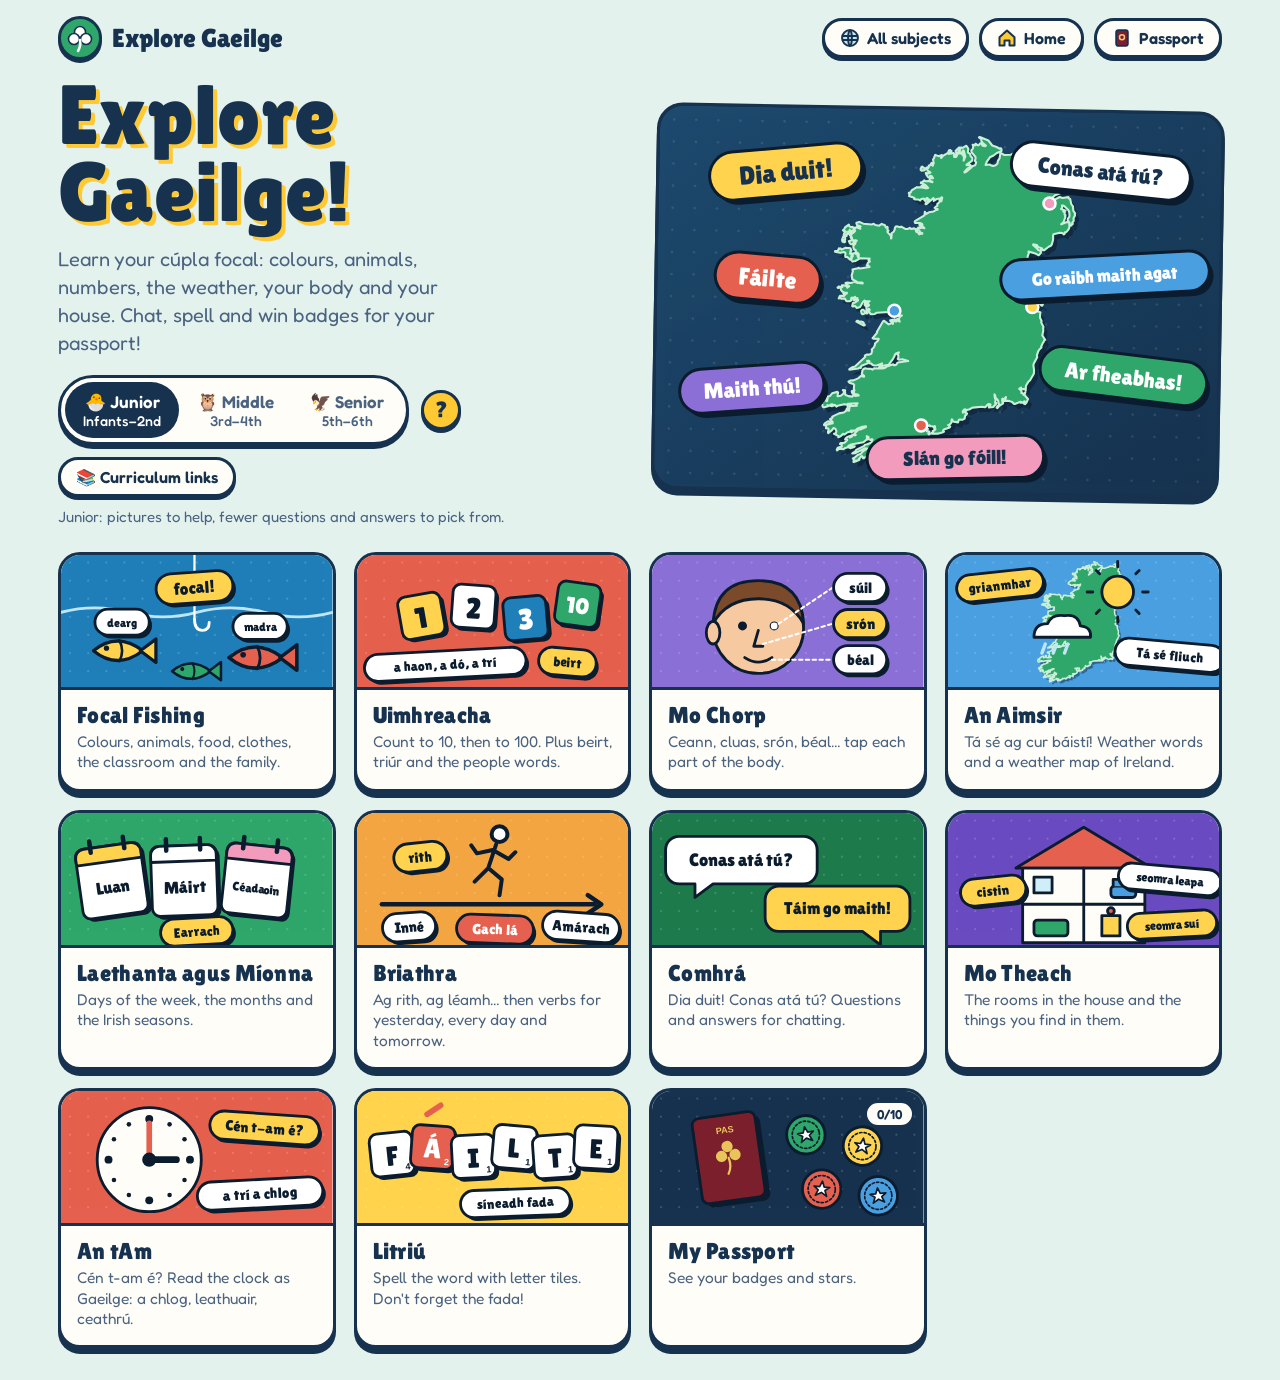
<file: gaeilge/index.html>
<!DOCTYPE html>
<html lang="en">
<head>
<meta charset="utf-8">
<meta http-equiv="Content-Security-Policy" content="default-src 'self'; script-src 'self' 'unsafe-inline' https://gc.zgo.at; style-src 'self' 'unsafe-inline'; img-src 'self' data: blob: https://atmirish.goatcounter.com; font-src 'self' data:; media-src 'self' data: blob:; connect-src 'self' https://atmirish.goatcounter.com; object-src 'none'; base-uri 'self'; form-action 'none'">
<meta name="referrer" content="strict-origin-when-cross-origin">
<link rel="icon" type="image/png" sizes="32x32" href="/exploreog/icons/favicon-32.png">
<link rel="apple-touch-icon" href="/exploreog/icons/apple-touch-icon.png">
<link rel="manifest" href="/exploreog/icons/manifest.webmanifest">
<meta name="theme-color" content="#16324f">
<meta name="apple-mobile-web-app-title" content="Explore Óg">
<meta name="viewport" content="width=device-width, initial-scale=1">
<title>Explore Gaeilge!</title>
<style>
@font-face{font-family:'Lilita One';font-style:normal;font-weight:400;font-display:swap;src:url([data-uri]) format('woff2')}@font-face{font-family:'Fredoka Variable';font-style:normal;font-weight:300 700;font-display:swap;src:url([data-uri]) format('woff2')}
:root{
  --ink:#16324f; --ink-soft:#4a6380; --mist:#e4f2ee; --paper:#fffdf7; --gold:#ffc933;
  --green:#2fa66a; --orange:#f2a541; --purple:#8e6bd8; --red:#e5604e; --blue:#1f7fb8; --sky:#bfe7f6;
  --good:#2fa66a; --bad:#e5604e;
  --display:'Lilita One','Arial Rounded MT Bold','Trebuchet MS',sans-serif;
  --body:'Fredoka Variable','Fredoka','Trebuchet MS',system-ui,sans-serif;
  --line:3px solid var(--ink); --ledge:0 5px 0 var(--ink);
  color-scheme:light;
}
*{box-sizing:border-box}
html,body{margin:0;min-height:100%}
body{font-family:var(--body);color:var(--ink);background:var(--mist);-webkit-tap-highlight-color:transparent;user-select:none;font-size:17px}
button{font-family:inherit;color:inherit;cursor:pointer;border:none;background:none;padding:0}
:focus-visible{outline:4px solid var(--gold);outline-offset:3px}
h1,h2,h3,h4{font-family:var(--display);font-weight:400;letter-spacing:.3px;text-wrap:balance}
.app{max-width:1200px;margin:0 auto;padding:16px 18px 32px}
@media (prefers-reduced-motion:reduce){*{animation:none!important;transition:none!important}}

/* header */
header.top{display:flex;align-items:center;gap:10px;margin-bottom:16px}
.brand{display:flex;align-items:center;gap:10px;font-family:var(--display);font-size:26px}
.brand .dot{width:44px;height:44px;border-radius:50%;background:var(--orange);border:var(--line);box-shadow:0 3px 0 var(--ink);display:grid;place-items:center}
.spacer{flex:1}
.pill{background:var(--paper);border:var(--line);border-radius:999px;padding:7px 15px;font-weight:600;box-shadow:0 3px 0 var(--ink);display:flex;align-items:center;gap:7px;font-size:16px}
button.pill:active{transform:translateY(3px);box-shadow:none}

/* buttons */
.btn{background:var(--paper);border:var(--line);border-radius:16px;padding:11px 20px;font-family:var(--display);font-size:20px;box-shadow:var(--ledge);transition:transform .08s,box-shadow .08s}
.btn:hover{transform:translateY(-1px);box-shadow:0 6px 0 var(--ink)}
.btn:active{transform:translateY(5px);box-shadow:none}
.btn.primary{background:var(--gold)}
.btn.small{padding:7px 14px;font-size:16px;border-radius:12px;box-shadow:0 3px 0 var(--ink)}
.btn.on{background:var(--ink);color:#fff}

/* home */
.hero{display:grid;grid-template-columns:1fr 1fr;gap:28px;align-items:center;margin:4px 0 26px}
.hero h1{font-size:clamp(46px,7vw,84px);line-height:.92;margin:0 0 14px;text-shadow:4px 4px 0 var(--gold)}
.hero p{font-size:20px;line-height:1.4;color:var(--ink-soft);margin:0 0 18px;max-width:34ch}
.lvlrow{display:flex;align-items:center;gap:12px;flex-wrap:wrap}
.age{display:inline-flex;background:var(--paper);border:var(--line);border-radius:999px;padding:4px;box-shadow:0 4px 0 var(--ink)}
.age button{border-radius:999px;padding:9px 18px;font-size:17px;font-weight:600;color:var(--ink-soft)}
.age button small{font-weight:500}
.age button.on{background:var(--ink);color:#fff}
.helpbtn{width:40px;height:40px;border-radius:50%;background:var(--gold);border:var(--line);font-family:var(--display);font-size:22px;box-shadow:0 3px 0 var(--ink)}
.age-note{font-size:15px;color:var(--ink-soft);margin-top:10px}
.board{border:var(--line);border-radius:26px;box-shadow:0 6px 0 var(--ink);background:#9c6435;overflow:hidden;transform:rotate(1deg)}
.board svg{display:block;width:100%;height:auto}
.modes{display:grid;grid-template-columns:repeat(4,1fr);gap:18px}
.mode{background:var(--paper);border:var(--line);border-radius:22px;box-shadow:0 6px 0 var(--ink);text-align:left;display:flex;flex-direction:column;overflow:hidden;transition:transform .12s,box-shadow .12s}
.mode:hover{transform:translateY(-3px);box-shadow:0 9px 0 var(--ink)}
.mode:active{transform:translateY(5px);box-shadow:0 1px 0 var(--ink)}
.mode .art{height:120px;display:grid;place-items:center;border-bottom:var(--line);position:relative;background:var(--tint)}
.mode .art svg{width:88px;height:88px;filter:drop-shadow(0 3px 0 rgba(22,50,79,.18))}
.mode .body{padding:12px 16px 16px;display:flex;flex-direction:column;gap:4px}
.mode h3{margin:0;font-size:23px}
.mode p{margin:0;color:var(--ink-soft);font-size:15.5px;line-height:1.3}
.mode .tag{position:absolute;top:10px;right:10px;font-size:13px;font-weight:600;padding:3px 10px;border-radius:999px;background:var(--paper);border:2px solid var(--ink)}
.m1{--tint:#fde9c6}.m2{--tint:#fbd9d3}.m3{--tint:#d6ebf8}.m4{--tint:#e6dcfb}.m5{--tint:#d5ece2}.m6{--tint:#f6e7c8}.m7{--tint:#dff2d0}.m8{--tint:#cfe8f5}.m9{--tint:#f3dff0}.m10{--tint:#e2e6fb}.m11{--tint:#d4f0df}.m12{--tint:#dcefe0}.m13{--tint:#fde2e8}.m14{--tint:#fbe3d6}.m15{--tint:#fff1c4}.m16{--tint:#e3f0fb}

/* game layout */
.play{display:grid;grid-template-columns:1fr 360px;gap:20px;align-items:start}
.stage{background:var(--paper);border:var(--line);border-radius:28px;box-shadow:0 6px 0 var(--ink);padding:22px;min-height:520px;display:flex;flex-direction:column;align-items:center;gap:18px}
.panel{display:flex;flex-direction:column;gap:14px}
.card{background:var(--paper);border:var(--line);border-radius:20px;padding:16px 18px;box-shadow:var(--ledge)}
.card h3{margin:0 0 4px;font-size:24px}
.card p{margin:0;color:var(--ink-soft);font-size:16px;line-height:1.35}
.modeswitch{display:flex;background:var(--paper);border:var(--line);border-radius:999px;padding:4px;box-shadow:0 4px 0 var(--ink)}
.modeswitch button{flex:1;border-radius:999px;padding:9px 10px;font-family:var(--display);font-size:19px;color:var(--ink-soft)}
.modeswitch button.on{background:var(--ink);color:#fff}
.bubble{background:var(--paper);border:var(--line);border-radius:18px;padding:12px 16px;font-size:17px;font-weight:500;box-shadow:0 3px 0 var(--ink);line-height:1.35;min-height:52px}
.progress{display:flex;gap:6px;flex-wrap:wrap}
.progress i{width:16px;height:16px;border-radius:50%;background:#fff;border:2.5px solid var(--ink);display:block;transition:transform .2s}
.progress i.ok{background:var(--good)}.progress i.no{background:var(--bad)}.progress i.now{background:var(--gold);transform:scale(1.25)}
.statline{display:flex;justify-content:space-between;align-items:center;margin-top:10px;font-weight:600;font-variant-numeric:tabular-nums}
.tabs{display:flex;gap:8px;flex-wrap:wrap;justify-content:center}
.q{font-family:var(--display);font-size:clamp(34px,5vw,54px);line-height:1;text-align:center;margin:4px 0}
.qsub{font-size:19px;color:var(--ink-soft);text-align:center;font-weight:500;margin:-6px 0 0}
.opts{display:flex;gap:14px;flex-wrap:wrap;justify-content:center}
.opt{min-width:110px;background:#fff;border:var(--line);border-radius:18px;padding:14px 20px;font-family:var(--display);font-size:32px;box-shadow:var(--ledge);transition:transform .08s,box-shadow .08s}
.opt:hover{transform:translateY(-1px);box-shadow:0 6px 0 var(--ink)}
.opt:active{transform:translateY(5px);box-shadow:none}
.opt.wide{font-size:22px;min-width:220px}
.opt.good{background:var(--good);color:#fff}.opt.bad{background:var(--bad);color:#fff}
.shake{animation:shake .4s}
@keyframes shake{25%{transform:translateX(-8px)}75%{transform:translateX(8px)}}
.pop{animation:pop .35s cubic-bezier(.2,1.4,.4,1)}
@keyframes pop{from{transform:scale(.7);opacity:0}to{transform:scale(1);opacity:1}}

/* ten frames + arrays */
.frames{display:flex;gap:18px;flex-wrap:wrap;justify-content:center}
.frame{display:grid;grid-template-columns:repeat(5,52px);gap:6px;background:#fff;border:var(--line);border-radius:14px;padding:8px;box-shadow:0 4px 0 var(--ink)}
.frame .cell{width:52px;height:52px;border-radius:10px;background:#eef4f7;border:2px dashed #b9c9d6;display:grid;place-items:center}
.frame .cell i{width:38px;height:38px;border-radius:50%;display:block;border:2.5px solid var(--ink)}
.frame .cell i.r{background:var(--red)}.frame .cell i.b{background:var(--blue)}.frame .cell i.x{background:#cfd8df;position:relative}
.frame .cell i.x:after{content:"";position:absolute;left:-4px;right:-4px;top:16px;height:3px;background:var(--ink);transform:rotate(-40deg)}
.frame.tap .cell{cursor:pointer}
.sentence{font-family:var(--display);font-size:clamp(34px,5vw,52px);text-align:center}
.sentence .r{color:var(--red)}.sentence .b{color:var(--blue)}
.array{display:grid;gap:5px;justify-content:center}
.array i{width:22px;height:22px;border-radius:50%;background:var(--orange);border:2px solid var(--ink);display:block}
.array i.row-alt{background:var(--purple)}
.facts{display:grid;grid-template-columns:repeat(4,1fr);gap:8px;width:100%;max-width:560px}
.facts button{background:#fff;border:2.5px solid var(--ink);border-radius:12px;padding:7px 4px;font-weight:600;font-size:16px;font-variant-numeric:tabular-nums}
.facts button.on{background:var(--gold)}
.keypad{display:grid;grid-template-columns:repeat(3,72px);gap:10px;justify-content:center}
.keypad button{height:58px;background:#fff;border:var(--line);border-radius:14px;font-family:var(--display);font-size:28px;box-shadow:0 4px 0 var(--ink)}
.keypad button:active{transform:translateY(4px);box-shadow:none}
.keypad .ok{background:var(--gold)}
.answer{min-width:160px;min-height:70px;border:var(--line);border-radius:16px;background:#fff;font-family:var(--display);font-size:48px;display:grid;place-items:center;padding:0 16px}
.answer.good{background:var(--good);color:#fff}.answer.bad{background:var(--bad);color:#fff}

/* pizza + fractions */
.pizza{width:min(340px,80vw);height:auto;touch-action:manipulation}
.pizza .slice{cursor:pointer}
.slicecount{display:flex;gap:8px;flex-wrap:wrap;justify-content:center}
.frac{display:inline-flex;flex-direction:column;align-items:center;font-family:var(--display);line-height:1;vertical-align:middle}
.frac b{font-weight:400;padding:0 6px}
.frac b:first-child{border-bottom:4px solid currentColor;padding-bottom:4px}
.frac b:last-child{padding-top:4px}
.fracbig{font-size:64px}
.fracrow{display:flex;gap:24px;align-items:center;flex-wrap:wrap;justify-content:center}
.fracinfo{font-size:20px;font-weight:600;line-height:1.5;text-align:left}
.fracinfo span{color:var(--ink-soft);font-weight:500}
.opt .frac{font-size:30px}

/* clock */
.clock{width:min(340px,80vw);height:auto;touch-action:none}
.clock .hand{cursor:grab}
.timebox{display:flex;gap:14px;flex-wrap:wrap;justify-content:center;align-items:stretch}
.tbox{background:#fff;border:var(--line);border-radius:16px;padding:10px 18px;text-align:center;box-shadow:0 4px 0 var(--ink);min-width:150px}
.tbox small{display:block;font-size:14px;color:var(--ink-soft);font-weight:600}
.tbox b{display:block;font-family:var(--display);font-weight:400;font-size:34px;font-variant-numeric:tabular-nums}
.tbox.words b{font-size:24px}
.ampm{display:inline-flex;background:#fff;border:2.5px solid var(--ink);border-radius:999px;padding:3px;margin-top:6px}
.ampm button{border-radius:999px;padding:4px 12px;font-weight:600;font-size:14px}
.ampm button.on{background:var(--ink);color:#fff}
.nudge{display:flex;gap:8px;flex-wrap:wrap;justify-content:center}
.ticket{background:#fff;border:var(--line);border-radius:16px;padding:14px 18px;box-shadow:0 4px 0 var(--ink);max-width:520px;font-size:20px;line-height:1.4;text-align:center}
.ticket b{font-family:var(--display);font-weight:400;font-size:26px}


.exbar{display:flex;align-items:center;gap:10px;width:100%;justify-content:space-between;background:#fff6d6;border:var(--line);border-radius:16px;padding:8px 10px;box-shadow:0 3px 0 var(--ink)}
.exlbl{flex:1;text-align:center;display:flex;flex-direction:column;line-height:1.2}
.exlbl small{color:var(--ink-soft);font-weight:600;font-size:13px}
.exlbl b{font-family:var(--display);font-weight:400;font-size:20px}
/* number hop */
.pvg{display:grid;grid-template-columns:minmax(96px,1fr) 34px minmax(96px,1fr) 34px minmax(80px,1fr) 34px minmax(80px,1fr);align-items:center;justify-items:center;row-gap:10px;max-width:640px;width:100%}
.pvg .pvcol{grid-row:1}
.pvsep{grid-row:1}
.pvpart,.pvplus{grid-row:2;font-family:var(--display);font-size:clamp(28px,4.4vw,46px);line-height:1}
.pvpart{border-top:3px dashed #c9d4dd;padding-top:10px;width:100%;text-align:center}
.pvpart.zero{color:#b7c3cd}
.pvplus{padding-top:13px;color:var(--ink-soft)}

.pv{display:flex;gap:12px;flex-wrap:wrap;justify-content:center}
.pvcol{display:flex;flex-direction:column;align-items:center;gap:6px}
.pvcol>b{color:#fff;font-family:var(--display);font-weight:400;padding:4px 10px;border-radius:10px;border:2.5px solid var(--ink);font-size:16px}
.pvn{font-family:var(--display);font-size:38px;line-height:1}
.blocks{display:flex;gap:18px;flex-wrap:wrap;justify-content:center;align-items:flex-end;min-height:80px}
.bgrp{display:flex;flex-direction:column;align-items:center;gap:4px}
.bgrp small{font-weight:700;font-size:14px}
.bset{display:flex;flex-wrap:wrap;gap:4px;max-width:260px;justify-content:center;align-items:flex-end}
.ones{display:grid;grid-template-columns:repeat(5,14px);gap:3px}
/* euro shop */
.bank{display:flex;flex-wrap:wrap;gap:8px;justify-content:center;align-items:center;max-width:720px}
.coin{border-radius:12px;transition:transform .08s;line-height:0}
.coin:hover{transform:translateY(-2px)}.coin:active{transform:scale(.92)}
.tray{display:flex;flex-wrap:wrap;gap:6px;justify-content:center;align-items:center;min-height:84px;width:100%;max-width:640px;background:#f3ead7;border:var(--line);border-radius:18px;padding:10px;box-shadow:inset 0 3px 0 rgba(22,50,79,.12)}
.tray .empty{color:var(--ink-soft);font-weight:500}
/* shapes */
.shapegrid{display:flex;flex-wrap:wrap;gap:10px;justify-content:center}
.shapebtn{background:#fff;border:2.5px solid var(--ink);border-radius:14px;padding:6px 8px;display:flex;flex-direction:column;align-items:center;gap:2px;box-shadow:0 3px 0 var(--ink)}
.shapebtn small{font-weight:600;font-size:13px}
.shapebtn.on{background:var(--gold)}
.shapeinfo{display:flex;gap:20px;align-items:center;flex-wrap:wrap;justify-content:center;text-align:left}
.shapeinfo h3{margin:0 0 6px;font-size:32px}
.shapeinfo p{margin:4px 0;font-size:19px}
.opt svg{display:block}
/* treasure grid */
.gridwrap{display:grid;grid-template-columns:auto auto auto;gap:8px;align-items:start}
.grid{display:grid;grid-template-columns:repeat(6,56px);grid-template-rows:repeat(6,56px);border:var(--line);border-radius:12px;overflow:hidden;background:#bfe7f6}
.gc{border-right:1.5px solid #8cc3df;border-bottom:1.5px solid #8cc3df;display:grid;place-items:center;font-size:32px}
.grid.tap .gc{cursor:pointer}.grid.tap .gc:hover{background:#d8f1fb}
.gc.good{background:var(--good)!important}.gc.bad{background:var(--bad)!important}
.ylab{display:grid;grid-template-rows:repeat(6,56px);align-items:center;font-weight:700;font-size:18px}
.xlab{display:grid;grid-template-columns:repeat(6,56px);text-align:center;font-weight:700;font-size:18px;margin-top:4px}
.compass{font-family:var(--display);text-align:center;font-size:18px;line-height:1.5;background:#fff;border:2.5px solid var(--ink);border-radius:12px;padding:6px 8px}
.compass span{white-space:nowrap}
/* patterns */
.unit{display:flex;gap:6px;font-size:34px;min-height:52px;border:2.5px dashed var(--ink);border-radius:14px;padding:4px 12px;background:#fff}
.patrow{display:flex;flex-wrap:wrap;gap:6px;justify-content:center;font-size:38px}
.patrow span.st{border-left:3px solid #c9d4dd;padding-left:4px}
.qm{display:inline-grid;place-items:center;min-width:48px;height:48px;border:3px dashed var(--ink);border-radius:12px;font-family:var(--display);font-size:30px;background:#fff6d6}
.seq{display:flex;flex-wrap:wrap;gap:8px;align-items:center;justify-content:center}
.seq span:not(.qm){font-family:var(--display);font-size:34px;background:#fff;border:var(--line);border-radius:14px;padding:4px 14px;box-shadow:0 3px 0 var(--ink)}
.seq i{font-style:normal;font-weight:700;color:var(--purple);font-size:16px}
.box{display:inline-grid;place-items:center;min-width:64px;border:4px dashed var(--ink);border-radius:12px;background:#fff6d6;padding:0 8px}
/* data */
.chart{width:100%;max-width:560px;height:auto}
.picto{display:flex;flex-direction:column;gap:8px;background:#fff;border:var(--line);border-radius:16px;padding:12px 16px;min-width:min(420px,100%)}
.picto div{display:grid;grid-template-columns:110px 1fr;align-items:center;gap:8px;border-bottom:1.5px dashed #d5dee6;padding-bottom:6px}
.picto b{font-weight:600}.picto span{font-size:26px;letter-spacing:2px}
.votes{display:flex;flex-wrap:wrap;gap:10px;justify-content:center}
.votes div{display:flex;align-items:center;gap:6px;background:#fff;border:2.5px solid var(--ink);border-radius:14px;padding:4px 8px}
.votes span{font-size:24px}.votes b{min-width:22px;text-align:center;font-family:var(--display);font-weight:400;font-size:22px}
/* cupla focal */
.gacard{display:flex;gap:24px;align-items:center;justify-content:center;flex-wrap:wrap;background:#e9f6ef;border:var(--line);border-radius:22px;padding:18px 24px;box-shadow:var(--ledge);min-width:min(460px,100%)}
.gapic{min-width:120px;display:flex;flex-direction:column;align-items:center}
.gaw{font-family:var(--display);font-size:48px;color:#1f8a57;line-height:1}
.gaen{font-size:22px;color:var(--ink-soft);font-weight:600;margin-top:4px}
.gagrid{display:flex;flex-wrap:wrap;gap:8px;justify-content:center;max-width:680px}
.gagrid button{background:#fff;border:2.5px solid var(--ink);border-radius:12px;padding:6px 12px;display:flex;flex-direction:column;align-items:center;box-shadow:0 3px 0 var(--ink)}
.gagrid button.on{background:var(--gold)}
.gagrid small{color:var(--ink-soft);font-weight:500}
.dots{font-size:22px;letter-spacing:3px;color:var(--orange);max-width:140px;text-align:center;line-height:1.2}
.gnum{font-family:var(--display);font-weight:400;font-size:56px;line-height:1}
.gsym{font-family:var(--display);font-weight:400;font-size:70px;line-height:1}
@media (max-width:560px){
  .grid{grid-template-columns:repeat(6,44px);grid-template-rows:repeat(6,44px)}.ylab{grid-template-rows:repeat(6,44px)}.xlab{grid-template-columns:repeat(6,44px)}
  .gc{font-size:24px}.compass{display:none}.gridwrap{grid-template-columns:auto auto}
  .pvg{grid-template-columns:1fr 14px 1fr 14px 1fr 14px 1fr}.pvcol>b{font-size:12px;padding:3px 5px}.pvpart,.pvplus{font-size:22px}
  .gaw{font-size:38px}
  .seq span:not(.qm){font-size:26px;padding:3px 10px}
  .picto div{grid-template-columns:84px 1fr}.picto span{font-size:20px}
}

.curr{font-size:13.5px;color:var(--ink-soft);font-weight:600;margin:2px 0 8px;line-height:1.5}
.strand{display:inline-block;width:132px;height:26px;line-height:22px;letter-spacing:.2px;-webkit-font-smoothing:antialiased;vertical-align:middle;box-sizing:border-box;text-align:center;white-space:nowrap;color:#fff;font-weight:700;font-size:14px;padding:0 6px;border-radius:999px;border:2px solid var(--ink);margin-right:4px}
.modal .box.wide{max-width:760px}
.currbox{text-align:left}.currbox h2{text-align:center}
.currlist{display:grid;grid-template-columns:1fr 1fr;gap:10px}
.curritem{display:grid;grid-template-columns:54px 1fr;gap:10px;border:2.5px solid var(--ink);border-radius:16px;padding:10px;background:#fff}
.ci-art svg{width:54px;height:54px}
.curritem h4{margin:0;font-size:19px}
.curritem p{margin:3px 0 0;font-size:14px;line-height:1.35}
.bystrand{display:flex;flex-direction:column;gap:8px;font-size:15px}
.bystrand>div{display:grid;grid-template-columns:132px 1fr;gap:10px;align-items:start}.bystrand .strand{margin:0}
@media (max-width:640px){.currlist{grid-template-columns:1fr}}
/* gaa */
.scoreboard{background:#14202b;border:var(--line);border-radius:16px;padding:12px 16px;color:#ffb347;font-family:var(--display);box-shadow:0 5px 0 var(--ink);min-width:min(460px,100%)}
.sbtitle{font-size:12px;letter-spacing:2px;color:#9fb3c4;text-align:center;margin-bottom:6px}
.sbrow{display:grid;grid-template-columns:40px 1fr 44px 16px 52px 56px;align-items:center;gap:6px;padding:6px 0;border-top:1px dashed #33485a}
.sbteam{color:#fff;font-size:22px;letter-spacing:1px}
.sbg,.sbp{font-size:38px;text-align:center;background:#0b1218;border-radius:8px;color:#ffb347;line-height:1.2}
.sbdash{font-size:30px;text-align:center}.sbt{font-size:20px;color:#7fd17f;text-align:right}
.sbkey{display:grid;grid-template-columns:40px 1fr 44px 16px 52px 56px;gap:6px;font-size:10px;color:#9fb3c4;letter-spacing:1px}
.sbkey span:nth-child(1){grid-column:3}.sbkey span:nth-child(2){grid-column:5}.sbkey span:nth-child(3){grid-column:6;text-align:right}
.sbctl{display:flex;gap:16px;flex-wrap:wrap;justify-content:center}.sbctl>div{display:flex;flex-direction:column;align-items:center;gap:6px}
.working{font-size:18px;line-height:1.6;text-align:center}
.bigscore{display:flex;align-items:center;gap:14px;font-family:var(--display);font-size:64px}
/* bake */
.recipe{background:#fff;border:var(--line);border-radius:18px;padding:16px 18px;box-shadow:0 4px 0 var(--ink);width:100%;max-width:560px;background-image:repeating-linear-gradient(transparent 0 31px,#e8eef3 31px 32px)}
.rhead{display:flex;gap:12px;align-items:center;margin-bottom:8px}.rem{font-size:52px}.rhead h3{margin:0;font-size:28px}.rhead p{margin:2px 0 0}.rhead span{color:var(--ink-soft);font-size:15px}
.recipe table{width:100%;border-collapse:collapse;font-size:18px}.recipe th{text-align:left;font-size:14px;color:var(--ink-soft)}.recipe td{padding:6px 4px;border-top:1.5px dashed #d5dee6}.recipe td small{color:var(--ink-soft)}
.emrow{font-size:40px;letter-spacing:4px;text-align:center;max-width:520px}
.jugs{display:flex;gap:30px}
.mhead{margin:12px 0 4px;font-size:20px}
.method{margin:0;padding-left:24px;font-size:16.5px;line-height:1.45}
.method li{margin:3px 0}
.method li.hot span{display:inline-block;font-size:12px;font-weight:700;background:#fde2d6;border:1.5px solid var(--red);border-radius:999px;padding:0 6px;color:#b23a26;white-space:nowrap}
.safety{margin:8px 0 0;font-size:13.5px;color:var(--ink-soft)}
#rp{max-width:680px}
/* calendar */
.calwrap{display:flex;gap:20px;flex-wrap:wrap;justify-content:center;align-items:flex-start}
.cal{background:#fff;border:var(--line);border-radius:16px;padding:10px;box-shadow:0 4px 0 var(--ink)}
.calhead{display:flex;align-items:center;justify-content:space-between;gap:10px;margin-bottom:6px}.calhead b{font-family:var(--display);font-weight:400;font-size:22px;flex:1;text-align:center}
.calgrid{display:grid;grid-template-columns:repeat(7,40px);gap:4px}
.cdn{font-size:13px;font-weight:700;text-align:center;color:var(--ink-soft)}
.cd{height:38px;border-radius:9px;border:2px solid #d5dee6;font-weight:600;font-size:16px;background:#fff}
.cd.wk{background:#f3f7fa}.cd.today{border-color:var(--red)}.cd.sel{background:var(--gold);border-color:var(--ink)}.cd.empty{border:none;background:none}
.calinfo{max-width:290px}.calinfo h3{margin:0 0 6px;font-size:26px;line-height:1.1}.calinfo p{margin:2px 0;font-size:16px}.calinfo ul{margin:4px 0;padding-left:18px;font-size:15px}
.months{display:flex;flex-wrap:wrap;gap:6px;justify-content:center;max-width:620px}.months span{background:#fff;border:2px solid var(--ink);border-radius:10px;padding:3px 8px;font-size:14px}.months span.on{background:var(--gold)}
/* number detectives */
.hsq{display:grid;grid-template-columns:repeat(10,1fr);gap:3px;width:100%;max-width:470px}
.hn{aspect-ratio:1;border:1.5px solid #c9d4dd;border-radius:6px;background:#fff;font-weight:600;font-size:14px;font-variant-numeric:tabular-nums}
.hn.on{background:var(--gold);border-color:var(--ink)}.hn.ev{background:#d6ebf8}.hn.od{background:#fde9c6}.hn.sel{outline:3px solid var(--red);outline-offset:1px}
.detinfo{text-align:center}.detinfo h3{margin:0;font-size:36px}.detinfo p{margin:4px 0;font-size:17px}
.chip{display:inline-block;border:2px solid var(--ink);border-radius:999px;padding:2px 10px;margin:2px;font-weight:700;font-size:14px;background:#fff}.chip.p{background:#e6dcfb}.chip.s{background:#d4f0df}
.key{display:inline-flex;align-items:center;gap:6px;font-weight:600;font-size:15px}.key i{width:18px;height:18px;border-radius:5px;border:2px solid var(--ink);display:block}.key i.ev{background:#d6ebf8}.key i.od{background:#fde9c6}.key i.on{background:var(--gold)}
/* sprint */
.strat{display:flex;flex-direction:column;align-items:center;gap:12px;width:100%}
.sname{background:var(--purple);color:#fff;font-family:var(--display);font-size:22px;padding:4px 16px;border-radius:999px;border:var(--line)}
.steps{margin:0;padding-left:28px;font-size:22px;line-height:1.5;font-weight:600;max-width:520px}
.ansgood{color:var(--good)}
@media (max-width:560px){
  .sbrow,.sbkey{grid-template-columns:30px 1fr 34px 10px 40px 44px}.sbteam{font-size:16px}.sbg,.sbp{font-size:28px}.sbt{font-size:15px}
  .bigscore{font-size:46px}
  .calgrid{grid-template-columns:repeat(7,38px)}
  .hn{font-size:11px;border-radius:4px}
  .steps{font-size:18px}
  .recipe table{font-size:15px}
}
/* modal */
.modal{position:fixed;inset:0;background:rgba(22,50,79,.55);display:grid;place-items:center;z-index:50;padding:18px}
.modal.hidden{display:none}
.modal .box{background:var(--paper);border:var(--line);border-radius:28px;padding:24px;max-width:460px;width:100%;text-align:center;box-shadow:0 8px 0 var(--ink);animation:pop .35s cubic-bezier(.2,1.4,.4,1);max-height:92dvh;overflow:auto}
.modal h2{margin:0 0 6px;font-size:34px}
.stars{font-size:40px;letter-spacing:6px;margin:6px 0}
.badge{display:inline-flex;align-items:center;gap:8px;background:var(--gold);border:var(--line);border-radius:999px;padding:6px 14px;font-weight:700;margin:6px 0 12px}
.helpbox{text-align:left;max-width:560px}
.helpbox h2{text-align:center}
.helpgrid{display:grid;grid-template-columns:1fr 1fr;gap:12px;margin:12px 0}
.helpgrid div{border:var(--line);border-radius:16px;padding:12px}
.helpgrid h4{margin:0 0 6px;font-size:21px}
.helpgrid ul{margin:0;padding-left:18px;font-size:15px;line-height:1.4}
.helpnote{font-size:15px;color:var(--ink-soft)}

/* passport */
.pp-head{display:flex;gap:18px;align-items:center;background:#7a1f33;color:#f7e6b5;border:var(--line);border-radius:24px;padding:20px 24px;box-shadow:0 6px 0 var(--ink);margin-bottom:18px}
.pp-head h2{margin:0;font-size:40px;color:#f7e6b5}
.pp-head p{margin:4px 0 0;font-size:17px;opacity:.9}
.pp-grid{display:grid;grid-template-columns:repeat(3,1fr);gap:18px}
.stamp{background:var(--paper);border:var(--line);border-radius:20px;padding:18px;text-align:center;box-shadow:var(--ledge)}
.stamp .ring{width:110px;height:110px;margin:0 auto 10px;border-radius:50%;border:5px solid var(--red);display:grid;place-items:center;font-size:46px;transform:rotate(-8deg);color:var(--red)}
.stamp.off .ring{border-color:#c7d2db;filter:grayscale(1);opacity:.45}
.stamp h4{margin:0;font-size:22px}
.stamp p{margin:4px 0 0;color:var(--ink-soft);font-size:15px}

@media (max-width:900px){
  .hero{grid-template-columns:1fr;gap:16px}
  .modes{grid-template-columns:1fr 1fr}
  .play{grid-template-columns:1fr;gap:12px}
  .stage{min-height:0;padding:16px}
  .panel{display:contents}
  .play>.stage{order:2}
  .modeswitch{order:1}
  .intro{order:1;padding:12px 14px}
  .intro h3,.intro p{display:none}
  .intro>div[style]{margin-top:0!important}
  .play.learn .intro{display:none}
  #says{order:3}
  #ready{order:4}
  .pp-grid{grid-template-columns:1fr}
}
@media (max-width:560px){
  .app{padding:12px 12px 24px}
  .exbar{gap:6px;padding:6px}.exbar .btn{padding:6px 9px;font-size:14px}.exlbl b{font-size:16px}
  .brand span.t{font-size:20px}
  .pill .lbl{display:none}
  .hero p{font-size:18px}
  .mode .art{height:96px}.mode .art svg{width:70px;height:70px}
  .mode h3{font-size:19px}.mode p{font-size:14px}
  .mode .tag{display:none}
  .frame{grid-template-columns:repeat(5,40px);gap:5px}
  .frame .cell{width:40px;height:40px}.frame .cell i{width:28px;height:28px}
  .frame .cell i.x:after{top:11px}
  .array i{width:15px;height:15px}
  .facts{grid-template-columns:repeat(3,1fr)}
  .opt{min-width:84px;font-size:26px;padding:12px 14px}
  .opt.wide{min-width:0;width:100%;font-size:19px}
  .keypad{grid-template-columns:repeat(3,64px)}
  .keypad button{height:52px}
  .helpgrid{grid-template-columns:1fr}
  .fracbig{font-size:52px}
  .tbox{min-width:120px;padding:8px 12px}.tbox b{font-size:28px}.tbox.words b{font-size:20px}
}
/* explore gaeilge */
.brand .dot{background:var(--green)}
.pic{line-height:1;display:inline-block}
.optpic{font-size:52px;line-height:1}
.vis{display:flex;justify-content:center;width:100%}
.gem{font-size:22px;line-height:1.1}
.dots.big{font-size:36px;max-width:300px;letter-spacing:6px}
.ppl{font-size:34px;max-width:260px;text-align:center;line-height:1.2}
.corp{display:flex;gap:24px;align-items:center;justify-content:center;flex-wrap:wrap}
.bodyfig{width:min(260px,62vw);height:auto}
.spot{cursor:pointer}
.spot .ring{fill:#ffc933;stroke:#16324f;stroke-width:3;opacity:.85;transition:transform .15s}
.spot:hover .ring{opacity:1}
.spot.on .ring{fill:#e5604e}
.spot.good .ring{fill:var(--good)}.spot.bad .ring{fill:var(--bad)}
.spot.flash .ring{fill:#e5604e;animation:flash .7s infinite}
@keyframes flash{50%{opacity:.25}}
.wmap{width:min(340px,82vw);height:auto;border:var(--line);border-radius:18px;background:#bfe7f6}
.wmap .cname{font-family:var(--display);font-size:30px;fill:#16324f;paint-order:stroke;stroke:#fff;stroke-width:8px;stroke-linejoin:round}
.wmap .city.on circle{fill:#e5604e}
.wmap .city.on .cname{fill:#e5604e}
.chat{display:flex;flex-direction:column;gap:12px;width:100%;max-width:560px}
.say{display:flex;gap:10px;align-items:flex-end}
.say.b{justify-content:flex-end}
.say .who{font-size:42px;line-height:1}
.say>div{background:#fff;border:var(--line);border-radius:20px;padding:12px 16px;box-shadow:0 4px 0 var(--ink);max-width:80%}
.say.a>div{border-bottom-left-radius:4px;background:#e9f6ef}
.say.b>div{border-bottom-right-radius:4px;background:#fff6d6}
.say b{display:block;font-family:var(--display);font-weight:400;font-size:26px;line-height:1.15}
.say small{display:block;color:var(--ink-soft);font-weight:500;font-size:15px;margin-top:4px}
.vt{border-collapse:separate;border-spacing:0;background:#fff;border:var(--line);border-radius:14px;overflow:hidden;font-size:20px}
.vt th{background:#e9f6ef;text-align:left;padding:8px 12px;font-family:var(--display);font-weight:400;font-size:20px;border-bottom:2px solid #d5e7dc}
.vt th small{display:block;font-family:var(--body);font-size:13px;color:var(--ink-soft)}
.vt td{padding:8px 14px;font-weight:700;color:#1f8a57;border-bottom:2px solid #eef3f6}
.vt tr:last-child th,.vt tr:last-child td{border-bottom:none}
.tense{background:var(--gold);border:var(--line);border-radius:12px;padding:0 10px}
.tiles{display:flex;gap:8px;flex-wrap:wrap;justify-content:center;align-items:center}
.tile{min-width:54px;height:62px;display:grid;place-items:center;background:#fff;border:var(--line);border-radius:14px;box-shadow:0 4px 0 var(--ink);font-family:var(--display);font-size:36px;padding:0 8px}
.tile.fada{background:#fff6d6;color:#e5604e}
.tiles .gap{width:18px}
button.tile:active{transform:translateY(4px);box-shadow:none}
.tile.used{opacity:.25;pointer-events:none}
.tile.bad{background:var(--bad);color:#fff}
.slots .tile.slot{background:#eef4f7;border-style:dashed;box-shadow:none}
.slots .tile.slot.set{background:#fff;border-style:solid}
.slots.good .tile{background:var(--good);color:#fff}
@media (max-width:560px){
  .say b{font-size:21px}.say .who{font-size:32px}
  .tile{min-width:42px;height:50px;font-size:28px;border-radius:12px}
  .vt{font-size:17px}.vt th{font-size:17px}
  .optpic{font-size:40px}
}
.mode .art{background:none;padding:0;overflow:hidden}
.mode .art svg,.mode .art>svg{width:100%!important;height:100%!important;filter:none!important;display:block}
.mode .tag{display:block!important}
.mode .art{height:auto!important;aspect-ratio:2/1}
.age button small{display:block}
.helpgrid{grid-template-columns:repeat(auto-fit,minmax(220px,1fr))!important}
.prep{width:240px;max-width:100%;height:auto}
.gapic .prep{width:200px}
.vis .prep{width:320px}
.helpbox{max-width:none!important}
@media (min-width:860px){.helpgrid{grid-template-columns:repeat(3,1fr)!important}}
#nextW{display:block;margin:12px auto 0}#nextW[hidden]{display:none}
/* number dots: rows of five, like a ten frame */
.dots{display:grid;grid-template-columns:repeat(5,12px);gap:5px;justify-content:center;margin-top:8px;max-width:none;letter-spacing:0}
.dots i{width:12px;height:12px;border-radius:50%;background:var(--orange);border:2px solid #16324f;box-sizing:border-box}
.dots i:nth-child(n+11){background:#4a9fe0}
.dots.big{grid-template-columns:repeat(5,30px);gap:10px}
.dots.big i{width:30px;height:30px;border-width:3px}
.dots.none{display:block;color:#b7c3cd;font-size:16px}
.clock{display:block;margin:0 auto;max-width:100%}
.opt .clock{margin:4px auto}
.digital{font-family:'Courier New',monospace;font-weight:700;font-size:58px;background:#16324f;color:#7CFC9a;border-radius:14px;padding:4px 18px;letter-spacing:2px}
.opt .clock{width:96px!important;height:96px!important}
.opts:has(.clock){grid-template-columns:repeat(auto-fit,minmax(120px,1fr))}
.tc{text-align:center;flex:1 1 100%}

.pill[hidden]{display:none}a.pill{text-decoration:none;color:var(--ink)}
</style>
</head>
<body>
<div class="app">
  <header class="top">
    <button class="brand" id="homeBtn" aria-label="Explore Gaeilge home"><span class="dot" id="brandDot"></span><span class="t">Explore Gaeilge</span></button>
    <div class="spacer"></div>
    <a class="pill" id="allSubj" href="../" hidden aria-label="All subjects"><svg width="20" height="20" viewBox="0 0 24 24" fill="none" stroke="#16324f" stroke-width="2.4"><circle cx="12" cy="12" r="9.5" fill="#bfe7f6"/><path d="M12 2.5c-3 3-3 16 0 19M12 2.5c3 3 3 16 0 19M3 9.5h18M3 14.5h18"/></svg><span class="lbl">All subjects</span></a>
    <button class="pill" id="homeTop"><svg width="20" height="20" viewBox="0 0 24 24"><path d="M3 11 12 3l9 8v10H15v-6H9v6H3z" fill="#ffc933" stroke="#16324f" stroke-width="2.4" stroke-linejoin="round"/></svg><span class="lbl">Home</span></button>
    <button class="pill" id="ppTop"><svg width="20" height="20" viewBox="0 0 24 24"><rect x="5" y="2.5" width="14" height="19" rx="2.5" fill="#7a1f33" stroke="#16324f" stroke-width="2.2"/><circle cx="12" cy="11" r="3" fill="none" stroke="#f3c96b" stroke-width="1.8"/></svg><span class="lbl">Passport</span></button>
  </header>
  <main id="view"></main>
</div>
<div class="modal hidden" id="modal"><div class="box" id="modalBox"></div></div>

<script>
'use strict';
const $=s=>document.querySelector(s), $$=s=>[...document.querySelectorAll(s)];
const esc=s=>String(s).replace(/[&<>"']/g,c=>({'&':'&amp;','<':'&lt;','>':'&gt;','"':'&quot;',"'":'&#39;'}[c]));
const rnd=(a,b)=>a+Math.floor(Math.random()*(b-a+1));
const shuffle=a=>{a=[...a];for(let i=a.length-1;i>0;i--){const j=Math.floor(Math.random()*(i+1));[a[i],a[j]]=[a[j],a[i]];}return a;};
const pick=a=>a[Math.floor(Math.random()*a.length)];
const view=$('#view');

// ---------- saved progress ----------
const KEY='explore-gaeilge';
let S={level:'junior',badges:{},best:{},plays:0};
try{ S=Object.assign(S, JSON.parse(localStorage.getItem(KEY)||'{}')); }catch(e){}
function save(){ try{ localStorage.setItem(KEY, JSON.stringify(S)); }catch(e){} }

// ---------- sound ----------
let actx=null;
function tone(freqs,dur=.12){ try{ actx=actx||new (window.AudioContext||window.webkitAudioContext)(); let t=actx.currentTime;
  freqs.forEach(f=>{ const o=actx.createOscillator(), g=actx.createGain(); o.type='triangle'; o.frequency.value=f; g.gain.setValueAtTime(.12,t); g.gain.exponentialRampToValueAtTime(.001,t+dur); o.connect(g).connect(actx.destination); o.start(t); o.stop(t+dur); t+=dur*.8; }); }catch(e){} }
const yay=()=>tone([660,880,1100],.11), nope=()=>tone([220,180],.14);

// ---------- modal ----------
function modal(html, cls=''){ $('#modalBox').className='box '+cls; $('#modalBox').innerHTML=html; $('#modal').classList.remove('hidden'); }
function closeModal(){ $('#modal').classList.add('hidden'); }
$('#modal').addEventListener('click',e=>{ if(e.target.id==='modal' && !$('#modalBox').classList.contains('sticky')) closeModal(); });

// =====================================================================
// WORD LISTS  [Irish, English, picture]
// =====================================================================
const VOCAB={
  dathanna:{t:'Dathanna', en:'Colours', w:[['dearg','red','🔴'],['gorm','blue','🔵'],['buí','yellow','🟡'],['glas','green','🟢'],['oráiste','orange','🟠'],['corcra','purple','🟣'],['dubh','black','⚫'],['bán','white','⚪'],['donn','brown','🟤'],['bándearg','pink','🩷']]},
  ainmhithe:{t:'Ainmhithe', en:'Animals', w:[['madra','dog','🐶'],['cat','cat','🐱'],['bó','cow','🐄'],['capall','horse','🐴'],['caora','sheep','🐑'],['muc','pig','🐷'],['cearc','hen','🐔'],['lacha','duck','🦆'],['éan','bird','🐦'],['iasc','fish','🐟'],['coinín','rabbit','🐰'],['luch','mouse','🐭'],['sionnach','fox','🦊'],['gráinneog','hedgehog','🦔']]},
  bia:{t:'Bia', en:'Food', w:[['arán','bread','🍞'],['bainne','milk','🥛'],['uisce','water','💧'],['úll','apple','🍎'],['banana','banana','🍌'],['piorra','pear','🍐'],['sú talún','strawberry','🍓'],['cáis','cheese','🧀'],['ubh','egg','🥚'],['práta','potato','🥔'],['cairéad','carrot','🥕'],['ceapaire','sandwich','🥪'],['briosca','biscuit','🍪'],['uachtar reoite','ice cream','🍦']]},
  eadai:{t:'Éadaí', en:'Clothes', w:[['cóta','coat','🧥'],['hata','hat','👒'],['caipín','cap','🧢'],['léine','shirt','👕'],['bríste','trousers','👖'],['gúna','dress','👗'],['stocaí','socks','🧦'],['bróga','shoes','👟'],['buataisí','boots','👢'],['scaif','scarf','🧣'],['lámhainní','gloves','🧤']]},
  rang:{t:'Sa Rang', en:'In the classroom', w:[['leabhar','book','📖'],['cóipleabhar','copy book','📓'],['peann','pen','🖊️'],['peann luaidhe','pencil','✏️'],['rialóir','ruler','📏'],['siosúr','scissors','✂️'],['mála scoile','school bag','🎒'],['cathaoir','chair','🪑'],['ríomhaire','computer','💻'],['múinteoir','teacher','🧑‍🏫']]},
  teaghlach:{t:'An Teaghlach', en:'The family', w:[['Mamaí','Mammy','👩'],['Daidí','Daddy','👨'],['deartháir','brother','👦'],['deirfiúr','sister','👧'],['Mamó','Granny','👵'],['Daideó','Grandad','👴'],['babaí','baby','👶']]},
};
const NUM=['a náid','a haon','a dó','a trí','a ceathair','a cúig','a sé','a seacht','a hocht','a naoi','a deich'];
const TEENS=['a haon déag','a dó dhéag','a trí déag','a ceathair déag','a cúig déag','a sé déag','a seacht déag','a hocht déag','a naoi déag'];
const TENS={20:'fiche',30:'tríocha',40:'daichead',50:'caoga',60:'seasca',70:'seachtó',80:'ochtó',90:'nócha',100:'céad'};
function gaNum(n){ if(n<=10) return NUM[n]; if(n<20) return TEENS[n-11]; if(TENS[n]) return TENS[n]; const t=Math.floor(n/10)*10; return TENS[t]+' '+NUM[n%10]; }
const PEOPLE=['duine','beirt','triúr','ceathrar','cúigear','seisear','seachtar','ochtar','naonúr','deichniúr'];
const BODY=[ // [Irish, English, x, y] hotspot on the figure (viewBox 240 x 400)
  ['gruaig','hair',120,30],['súil','eye',104,66],['cluas','ear',77,72],['srón','nose',120,82],['béal','mouth',120,99],['muineál','neck',120,124],
  ['gualainn','shoulder',84,144],['lámh','hand',44,260],['méar','finger',196,262],['bolg','tummy',120,205],['glúin','knee',103,312],['cos','foot',100,382]];
const WEATHER=[['Tá sé grianmhar.','It is sunny.','☀️'],['Tá sé scamallach.','It is cloudy.','☁️'],['Tá sé ag cur báistí.','It is raining.','🌧️'],['Tá sé gaofar.','It is windy.','💨'],['Tá sé ag cur sneachta.','It is snowing.','🌨️'],['Tá sé ceomhar.','It is foggy.','🌫️'],['Tá sé fuar.','It is cold.','🥶'],['Tá sé te.','It is hot.','🥵'],['Tá tintreach agus toirneach ann.','There is thunder and lightning.','⛈️']];
const CITIES=[['Baile Átha Cliath','i mBaile Átha Cliath','Dublin',[511,416]],['Corcaigh','i gCorcaigh','Cork',[249,705]],['Gaillimh','i nGaillimh','Galway',[180,431]],['Béal Feirste','i mBéal Feirste','Belfast',[548,167]]];
const DAYS=[['Dé Luain','Monday'],['Dé Máirt','Tuesday'],['Dé Céadaoin','Wednesday'],['Déardaoin','Thursday'],['Dé hAoine','Friday'],['Dé Sathairn','Saturday'],['Dé Domhnaigh','Sunday']];
const MONTHS=[['Eanáir','January'],['Feabhra','February'],['Márta','March'],['Aibreán','April'],['Bealtaine','May'],['Meitheamh','June'],['Iúil','July'],['Lúnasa','August'],['Meán Fómhair','September'],['Deireadh Fómhair','October'],['Samhain','November'],['Nollaig','December']];
// traditional Irish seasons: spring starts in February (Lá Fhéile Bríde)
const SEASONS=[['An tEarrach','Spring','🌱',[1,2,3]],['An Samhradh','Summer','☀️',[4,5,6]],['An Fómhar','Autumn','🍂',[7,8,9]],['An Geimhreadh','Winter','❄️',[10,11,0]]];
const ACTIONS=[['ag rith','running','🏃'],['ag snámh','swimming','🏊'],['ag ithe','eating','😋'],['ag ól','drinking','🥤'],['ag léamh','reading','📖'],['ag scríobh','writing','✍️'],['ag canadh','singing','🎤'],['ag damhsa','dancing','💃'],['ag codladh','sleeping','😴'],['ag péinteáil','painting','🎨'],['ag imirt peile','playing football','⚽'],['ag rothaíocht','cycling','🚴']];
// [verb, English, past, present, future, sentence ending, picture]
const VERBS=[
  ['ith','eat',"D'ith mé",'Ithim','Íosfaidh mé','úll.','🍎'],
  ['ól','drink',"D'ól mé",'Ólaim','Ólfaidh mé','gloine bainne.','🥛'],
  ['téigh','go','Chuaigh mé','Téim','Rachaidh mé','ar scoil.','🏫'],
  ['feic','see','Chonaic mé','Feicim','Feicfidh mé','madra mór.','🐕'],
  ['imir','play','D\'imir mé','Imrím','Imreoidh mé','peil.','⚽'],
  ['scríobh','write','Scríobh mé','Scríobhaim','Scríobhfaidh mé','scéal.','✍️'],
  ['glan','clean','Ghlan mé','Glanaim','Glanfaidh mé','mo sheomra.','🧹'],
  ['dún','close','Dhún mé','Dúnaim','Dúnfaidh mé','an doras.','🚪'],
  ['déan','do / make','Rinne mé','Déanaim','Déanfaidh mé','cáca.','🎂'],
  ['faigh','get','Fuair mé','Faighim','Gheobhaidh mé','bronntanas.','🎁'],
];
const TENSE=[['Inné','Yesterday','past',2],['Gach lá','Every day','present',3],['Amárach','Tomorrow','future',4]];
const CHAT=[ // [question, answer, English question, English answer, junior?]
  ['Dia duit.','Dia is Muire duit.','Hello.','Hello (reply).',1],
  ['Conas atá tú?','Tá mé go maith, go raibh maith agat.','How are you?','I am well, thank you.',1],
  ['Cad is ainm duit?','Aoife is ainm dom.','What is your name?','My name is Aoife.',1],
  ['Cén aois thú?','Tá mé seacht mbliana d\'aois.','How old are you?','I am seven years old.',1],
  ['Go raibh maith agat.','Tá fáilte romhat.','Thank you.',"You're welcome.",1],
  ['An bhfuil cead agam dul go dtí an leithreas?','Tá cead agat.','May I go to the toilet?','You may.',1],
  ['Cá bhfuil tú i do chónaí?','Tá mé i mo chónaí i gCorcaigh.','Where do you live?','I live in Cork.',0],
  ['Cén dath is fearr leat?','Is fearr liom glas.','What colour do you like best?','I like green best.',0],
  ['An maith leat úlla?','Is maith liom úlla.','Do you like apples?','I like apples.',0],
  ['An bhfuil ocras ort?','Tá ocras orm.','Are you hungry?','I am hungry.',0],
  ['An bhfuil tuirse ort?','Tá tuirse orm.','Are you tired?','I am tired.',0],
  ['Slán agat.','Slán leat.','Goodbye (said by the one leaving).','Goodbye (said by the one staying).',0],
];
const ROOMS=[['cistin','kitchen','🍳'],['seomra suí','sitting room','🛋️'],['seomra leapa','bedroom','🛏️'],['seomra folctha','bathroom','🛁'],['gairdín','garden','🌳'],['garáiste','garage','🚗']];
const THINGS=[['leaba','bed','🛏️','seomra leapa'],['tolg','sofa','🛋️','seomra suí'],['teilifís','television','📺','seomra suí'],['sorn','cooker','🍳','cistin'],['cuisneoir','fridge','🧊','cistin'],['folcadán','bath','🛁','seomra folctha'],['cithfholcadán','shower','🚿','seomra folctha'],['leithreas','toilet','🚽','seomra folctha'],['bláthanna','flowers','🌷','gairdín','pl'],['crann','tree','🌳','gairdín'],['carr','car','🚗','garáiste'],['doras','door','🚪',null],['fuinneog','window','🪟',null],['lampa','lamp','💡',null]];
const SPELL_JR=['cat','bó','muc','éan','úll','ubh','hata','arán','iasc','glas','dubh','bán','gorm','buí'];
const SPELL_SR=['madra','capall','caora','bainne','uisce','leabhar','peann','cóta','dearg','donn','coinín','práta','gúna','sionnach','múinteoir','cathaoir'];
// ---------- 5th–6th class (Stage 4) extras ----------
// extra word groups: in Learn for everyone, in Play only at 5th–6th
const VOCAB_TOP={
  mothuchain:{t:'Mothúcháin', en:'Feelings', top:1, w:[['sásta','happy','😊'],['brónach','sad','😢'],['feargach','angry','😠'],['neirbhíseach','nervous','😬'],['tuirseach','tired','😴'],['scanraithe','scared','😨'],['ar bís','excited','🤩'],['uaigneach','lonely','🥺'],['bródúil','proud','😌']]},
  baile:{t:'An Baile Mór', en:'Places in town', top:1, w:[['siopa','shop','🏪'],['leabharlann','library','📚'],['ospidéal','hospital','🏥'],['stáisiún traenach','train station','🚉'],['páirc','park','🌳'],['séipéal','church','⛪'],['banc','bank','🏦'],['bialann','restaurant','🍽️'],['linn snámha','swimming pool','🏊'],['pictiúrlann','cinema','🎬']]},
  caitheamh:{t:'Caitheamh Aimsire', en:'Hobbies', top:1, w:[['peil','football','⚽'],['iománaíocht','hurling','🏑'],['camógaíocht','camogie','🥍'],['cispheil','basketball','🏀'],['leadóg','tennis','🎾'],['snámh','swimming','🏊'],['ceol','music','🎵'],['ficheall','chess','♟️'],['rothaíocht','cycling','🚴'],['cluichí ríomhaire','computer games','🎮']]},
};
Object.assign(VOCAB,VOCAB_TOP);
const ORDINALS=['an chéad','an dara','an tríú','an ceathrú','an cúigiú','an séú','an seachtú','an t-ochtú','an naoú','an deichiú'];
const SUMWORDS=[['móide','plus','+'],['lúide','minus','−'],['faoi','times','×'],['cothrom le','equals','=']];
// senses: [Irish verb phrase, English, emoji, answer (lenited after mo), wrong options]
const SENSES=[['Feicim le mo','I see with my','👀','shúile'],['Cloisim le mo','I hear with my','👂','chluasa'],['Bolaím le mo','I smell with my','👃','shrón'],['Ithim le mo','I eat with my','👄','bhéal'],['Siúlaim le mo','I walk with my','🦶','chosa'],['Scríobhaim le mo','I write with my','✍️','lámh']];
const SENSE_OPTS=['shúile','chluasa','shrón','bhéal','chosa','lámh'];
const AILMENTS=[['Tá tinneas cinn orm.','I have a headache.','🤕'],['Tá tinneas fiacaile orm.','I have a toothache.','🦷'],['Tá tinneas boilg orm.','I have a tummy ache.','🤢'],['Tá tinneas cluaise orm.','I have an earache.','👂'],['Tá scornach thinn orm.','I have a sore throat.','🗣️']];
const WTENSE=[['Inné','Bhí sé','past'],['Inniu','Tá sé','present'],['Amárach','Beidh sé','future']];
const FEASTS=[['Lá Fhéile Bríde',"St Brigid's Day",1,'🌾'],['Lá Fhéile Vailintín',"Valentine's Day",1,'💝'],['Lá Fhéile Pádraig',"St Patrick's Day",2,'☘️'],['Lá Bealtaine','May Day',4,'🌼'],['Oíche Shamhna','Halloween',9,'🎃'],['Lá Nollag','Christmas Day',11,'🎄']];
// conditional ("I would…") and present with a name, same order as VERBS
const VERB_COND=["D'íosfainn","D'ólfainn",'Rachainn',"D'fheicfinn","D'imreoinn",'Scríobhfainn','Ghlanfainn','Dhúnfainn','Dhéanfainn','Gheobhainn'];
const VERB_PRES3=['Itheann','Ólann','Téann','Feiceann','Imríonn','Scríobhann','Glanann','Dúnann','Déanann','Faigheann'];
CHAT.push(
  ['Cad a dhéanann tú tar éis na scoile?','Imrím peil le mo chairde.','What do you do after school?','I play football with my friends.',2],
  ['Cad a rinne tú ag an deireadh seachtaine?','Chuaigh mé go dtí an trá.','What did you do at the weekend?','I went to the beach.',2],
  ['Cad a dhéanfaidh tú amárach?','Rachaidh mé go dtí an phictiúrlann.','What will you do tomorrow?','I will go to the cinema.',2],
  ['Cén caitheamh aimsire is fearr leat?','Is breá liom ceol.','What is your favourite hobby?','I love music.',2],
  ['Ar mhaith leat teacht chuig mo chóisir?','Ba mhaith liom, go raibh maith agat.','Would you like to come to my party?','I would, thank you.',2],
  ['Cad ba mhaith leat a bheith nuair a bheidh tú mór?','Ba mhaith liom a bheith i mo mhúinteoir.','What would you like to be when you grow up?','I would like to be a teacher.',2],
  ['Cad é an t-am?','Tá sé a trí a chlog.','What time is it?',"It is three o'clock.",2],
  ['Cén lá atá ann inniu?','Dé hAoine atá ann inniu.','What day is it today?','It is Friday today.',2],
  ['Cén fáth a bhfuil tú déanach?','Bhí an bus déanach.','Why are you late?','The bus was late.',2],
  ['An raibh tú ag an gcluiche aréir?','Bhí. Bhuamar!','Were you at the match last night?','I was. We won!',2]
);
// prepositions with the bed: [phrase, English, position key]
const PREPS=[['ar an leaba','on the bed','on'],['faoin leaba','under the bed','under'],['in aice leis an leaba','beside the bed','beside'],['taobh thiar den leaba','behind the bed','behind']];
const PREP_THINGS=[['an cat','the cat','🐱'],['an madra','the dog','🐶'],['an luch','the mouse','🐭'],['an liathróid','the ball','⚽'],['an mála scoile','the school bag','🎒']];
const SPELL_TOP=['gráinneog','cóipleabhar','rialóir','ríomhaire','deartháir','deirfiúr','lámhainní','buataisí','bándearg','leabharlann','ospidéal','bialann','pictiúrlann','iománaíocht','cispheil','brónach','uaigneach','neirbhíseach','ceapaire','cairéad','oráiste','corcra','bródúil','scanraithe'];
// ---------- An tAm (telling the time) ----------
const HOURS=['a haon','a dó','a trí','a ceathair','a cúig','a sé','a seacht','a hocht','a naoi','a deich','a haon déag','a dó dhéag'];
const MINW={5:'cúig',10:'deich',20:'fiche',25:'fiche cúig'};
const hr=h=>HOURS[(h+11)%12];
function gaTime(h,m){
  if(m===0) return `${hr(h)} a chlog`;
  if(m===30) return `leathuair tar éis ${hr(h)}`;
  if(m===15) return `ceathrú tar éis ${hr(h)}`;
  if(m===45) return `ceathrú chun ${hr(h+1)}`;
  if(m<30) return `${MINW[m]} nóiméad tar éis ${hr(h)}`;
  return `${MINW[60-m]} nóiméad chun ${hr(h+1)}`;
}
function enTime(h,m){ const H=n=>((n+11)%12)+1;
  if(m===0) return `${H(h)} o'clock`; if(m===30) return `half past ${H(h)}`; if(m===15) return `quarter past ${H(h)}`; if(m===45) return `quarter to ${H(h+1)}`;
  return m<30?`${m} past ${H(h)}`:`${60-m} to ${H(h+1)}`; }
// times of day: [Irish, English, emoji]
const DAYTIME=[['maidin','morning','🌅'],['meán lae','midday','☀️'],['tráthnóna','afternoon / evening','🌇'],['oíche','night','🌙'],['meán oíche','midnight','🕛']];
// my day: [Irish sentence, English, emoji, hour, minute]
const MYDAY=[['Éirím ag a seacht a chlog.','I get up at seven o\'clock.','🛏️',7,0],['Ithim mo bhricfeasta ag leathuair tar éis a seacht.','I eat my breakfast at half past seven.','🥣',7,30],['Téim ar scoil ag ceathrú chun a naoi.','I go to school at quarter to nine.','🎒',8,45],['Bíonn lón agam ag a dó dhéag a chlog.','I have lunch at twelve o\'clock.','🥪',12,0],['Téim abhaile ag leathuair tar éis a dó.','I go home at half past two.','🏠',2,30],['Téim a chodladh ag a hocht a chlog.','I go to bed at eight o\'clock.','😴',8,0]];

const COAST='M79.7,762.7L76.6,761.1L76.9,759.1L80.9,756.7L90.7,757.6L89.0,759.4L79.7,762.7ZM23.9,706.7L16.2,708.6L15.8,707.1L17.9,704.3L25.0,698.9L31.0,700.2L31.5,701.4L28.5,704.4L23.9,706.7ZM263.3,719.1L269.1,719.1L268.3,721.8L269.9,723.0L266.6,724.5L270.8,724.5L268.3,728.6L269.2,731.8L268.7,733.4L263.5,740.1L255.8,743.0L252.8,746.4L250.4,742.5L247.1,742.2L248.8,743.7L249.4,746.0L248.8,748.2L247.1,749.3L246.2,745.2L243.7,743.8L238.2,743.7L238.2,744.9L239.4,745.7L243.1,746.4L244.9,744.9L245.4,746.4L244.4,748.5L242.6,749.3L240.5,755.3L241.4,762.8L236.5,755.9L228.7,757.4L214.5,755.9L218.2,758.7L222.6,758.7L222.6,760.2L221.0,761.5L223.5,762.8L221.4,765.5L221.8,769.6L216.3,769.8L213.6,766.9L206.3,765.9L205.5,766.9L203.1,765.7L199.0,773.8L194.2,775.7L193.7,777.8L191.3,775.0L186.8,772.3L177.1,775.0L171.4,772.3L171.4,773.8L172.9,775.0L172.0,777.3L168.7,780.1L162.8,779.9L163.2,783.2L161.5,783.3L159.1,787.4L154.2,787.4L153.4,783.2L150.1,785.3L149.8,787.1L144.2,790.0L140.4,790.1L142.8,788.1L144.5,784.7L141.4,786.6L140.9,785.9L143.3,781.4L147.7,777.9L146.8,776.4L142.0,779.8L137.9,784.7L136.5,782.6L137.9,775.7L133.0,773.0L131.4,773.8L132.5,776.1L120.6,779.8L119.6,783.2L116.7,783.2L113.0,786.1L111.0,786.0L110.9,784.0L107.7,780.8L100.5,788.8L102.1,790.1L94.0,794.2L94.3,792.0L93.2,792.4L89.8,795.7L89.0,794.2L88.2,795.7L89.0,790.1L86.6,787.4L91.4,784.9L97.7,778.9L104.5,776.4L111.8,768.3L120.8,762.8L115.3,762.2L92.4,774.4L85.0,775.0L92.2,770.2L94.1,766.5L113.4,756.5L115.0,753.8L118.9,753.3L131.2,748.2L131.4,744.9L133.1,741.0L131.4,740.1L127.5,742.1L123.3,739.6L123.3,735.5L119.1,732.7L119.5,738.8L120.8,741.0L118.4,741.6L111.2,748.0L81.8,753.7L75.2,757.4L73.8,760.7L66.3,763.2L63.4,765.6L58.5,764.1L53.0,764.9L48.3,768.3L47.5,766.9L49.8,762.2L59.7,758.7L58.9,757.4L59.4,755.0L58.4,753.5L54.9,753.1L56.4,750.6L63.8,750.5L66.4,749.4L72.0,743.7L72.0,742.2L67.1,742.2L69.1,738.6L72.9,735.6L80.1,732.7L78.5,736.8L82.5,735.3L83.9,733.3L84.2,730.0L87.8,731.5L92.3,731.3L92.3,730.0L89.0,728.6L89.0,727.4L96.0,721.2L98.0,717.7L105.9,716.5L116.7,711.0L116.7,709.6L108.1,710.7L95.6,715.7L91.6,719.7L85.9,720.3L86.6,721.8L83.0,724.2L81.7,724.5L82.5,720.3L80.8,720.3L78.5,723.0L72.8,724.5L64.9,730.1L62.2,728.6L56.8,733.8L50.7,736.8L51.4,734.1L40.2,728.6L44.7,727.1L45.8,722.3L43.8,717.2L39.0,714.9L34.6,720.7L26.3,727.4L25.6,724.8L27.1,719.0L26.3,716.4L20.6,715.8L21.4,713.6L20.6,712.3L21.4,709.6L19.8,709.6L19.8,708.2L36.6,703.4L36.5,700.0L34.8,699.0L32.6,694.8L30.4,694.4L30.4,693.2L36.1,690.4L35.2,687.5L51.6,679.5L62.9,677.0L67.7,674.0L70.3,667.2L71.2,667.2L71.2,670.8L72.3,672.4L75.6,672.7L75.2,670.8L77.7,659.1L81.4,661.3L94.0,660.3L91.5,657.6L95.6,654.8L72.0,656.2L73.5,660.3L72.2,663.5L71.5,660.3L70.4,658.9L67.1,657.6L63.5,657.3L47.5,661.5L44.7,663.3L41.0,659.1L38.1,661.3L35.0,658.1L33.7,658.0L30.4,659.1L30.4,660.3L34.5,661.7L34.5,662.9L23.1,660.3L23.5,662.3L24.8,662.9L14.9,665.7L12.1,664.6L10.0,654.8L13.2,652.1L12.0,649.3L13.4,647.5L18.2,645.3L17.3,648.0L21.4,650.9L22.6,650.2L22.5,645.7L23.9,644.0L22.2,642.7L23.3,639.7L28.7,638.4L34.1,631.7L46.4,628.0L48.3,629.6L47.1,638.4L54.9,637.2L61.5,631.5L62.6,627.3L59.7,623.4L65.2,624.1L64.7,626.1L65.8,634.6L73.1,637.8L82.0,638.8L87.6,633.7L89.0,634.3L87.5,635.7L89.4,636.9L98.0,635.7L96.2,633.7L90.7,633.1L85.1,630.3L83.3,631.7L82.4,630.7L81.0,626.1L84.8,628.4L86.6,627.5L83.3,626.1L83.3,624.7L87.5,623.4L86.1,620.1L86.5,610.4L84.6,608.3L75.0,605.4L72.8,603.0L76.8,600.3L84.9,599.7L96.7,594.1L102.1,588.8L110.3,590.7L109.8,588.0L108.4,586.7L104.5,586.5L105.5,584.5L104.5,582.5L105.7,578.7L105.4,576.3L108.6,571.4L109.3,572.1L112.3,570.1L117.1,571.4L126.6,571.4L129.8,573.1L133.6,570.1L153.4,570.1L159.5,568.4L162.8,565.4L179.5,559.2L180.5,561.4L185.0,561.4L186.8,560.6L189.2,555.9L190.5,555.1L215.3,551.0L201.5,546.9L193.7,548.2L190.4,546.9L190.2,545.6L191.7,544.2L191.4,538.8L191.1,536.7L189.3,535.9L192.5,530.6L185.7,533.5L182.9,536.2L182.7,538.8L178.8,546.2L168.3,560.8L155.4,563.3L151.7,567.4L146.1,566.0L152.6,560.4L152.6,557.7L140.1,562.9L134.1,563.1L129.2,561.6L127.4,558.7L123.3,558.2L121.7,556.5L122.3,553.4L121.0,552.2L116.7,552.4L116.7,553.7L118.7,555.0L120.0,557.7L103.2,564.4L101.7,569.5L98.8,568.7L95.7,571.1L74.4,574.2L74.4,572.9L81.6,568.2L87.8,566.5L111.8,542.9L111.0,540.1L115.1,537.4L121.7,537.2L126.4,535.1L128.2,529.1L127.5,528.2L128.2,526.5L127.3,525.0L132.2,519.6L134.7,514.2L134.9,510.2L142.3,502.9L143.6,499.0L132.1,498.8L128.9,497.7L139.6,484.1L138.8,482.7L153.4,456.5L155.9,455.5L166.9,463.7L174.2,460.5L177.1,462.2L177.4,459.0L175.7,457.2L170.5,455.5L170.5,454.0L177.4,452.6L182.9,456.4L185.2,456.7L185.2,455.5L180.3,452.6L180.3,451.1L184.6,452.7L187.3,450.5L188.2,450.7L187.6,452.6L188.8,454.3L193.3,456.7L190.8,449.9L194.2,444.7L198.2,441.7L193.7,443.0L180.3,441.7L190.1,438.9L190.1,437.6L186.8,437.6L186.8,436.3L192.5,433.6L192.5,432.2L183.1,430.9L176.6,433.2L138.0,436.3L132.5,439.6L124.9,440.3L122.4,439.0L118.4,433.6L120.7,430.1L119.8,427.8L117.8,427.9L116.2,435.9L114.8,438.4L112.9,438.7L111.0,436.3L111.0,434.8L113.3,430.7L112.3,421.7L114.7,420.0L117.1,421.2L119.1,417.8L114.3,413.0L120.0,408.9L113.6,409.1L111.8,410.3L113.4,412.7L113.6,416.1L112.6,419.1L110.3,420.0L108.2,417.7L109.9,410.5L109.8,408.9L108.1,407.5L104.3,411.0L97.4,423.1L89.8,425.7L85.5,421.3L80.3,422.5L78.5,421.2L80.3,414.2L85.7,412.4L92.3,407.5L92.3,406.2L88.2,406.2L88.2,404.8L90.7,403.5L90.7,402.1L87.6,402.7L83.5,407.2L81.7,407.0L81.0,404.8L85.0,399.3L80.5,402.1L77.4,400.9L76.0,402.1L75.7,404.1L76.1,408.2L71.4,410.1L65.2,409.8L63.8,408.9L61.0,404.1L59.3,403.5L51.7,404.1L50.0,402.1L45.9,403.5L48.2,398.1L49.9,396.9L58.8,397.3L60.5,395.4L60.5,393.9L58.0,392.9L56.5,389.8L64.4,392.0L65.4,389.8L58.6,389.1L54.1,387.2L51.6,384.3L50.8,380.7L48.7,377.4L43.8,378.5L42.7,377.4L45.4,375.0L54.0,376.2L53.2,372.1L58.4,372.1L63.8,373.6L66.2,377.4L70.3,373.6L63.1,368.7L61.3,366.3L65.8,365.3L75.1,366.2L82.5,362.7L87.9,364.9L102.9,366.5L102.9,365.3L100.8,364.2L92.5,364.9L77.7,357.0L76.0,348.1L78.8,337.5L77.7,333.8L90.7,330.2L91.9,329.0L96.3,331.0L118.4,327.0L118.4,325.6L111.8,322.8L114.3,321.5L113.7,318.5L115.0,316.7L119.1,313.3L115.9,311.9L117.6,309.9L118.4,306.5L115.9,307.8L112.6,306.6L95.6,306.5L83.9,313.1L77.5,314.6L73.5,310.5L75.0,309.3L75.7,303.8L77.7,302.3L77.7,297.0L76.8,297.0L76.8,295.6L82.5,294.1L89.2,298.0L89.7,302.7L91.1,303.8L92.1,303.1L92.3,297.0L89.1,293.1L87.5,292.9L88.2,295.6L86.8,295.1L84.6,288.7L84.7,286.9L84.2,285.9L81.4,286.0L78.9,281.4L79.0,275.4L83.3,272.2L81.6,271.5L81.6,270.3L84.2,268.3L83.3,266.9L86.6,264.1L84.1,263.0L81.0,264.1L81.1,266.4L79.3,266.9L79.3,268.3L80.1,268.3L76.7,272.5L73.3,273.2L70.3,270.7L67.9,265.5L77.7,262.8L72.7,258.2L72.0,255.9L75.2,257.4L69.5,250.4L72.5,251.6L74.4,249.1L65.5,242.9L63.8,245.0L65.5,247.1L64.8,248.8L60.5,249.1L62.2,253.2L56.5,254.6L56.5,255.9L58.6,257.6L58.9,261.5L55.6,262.8L58.6,265.7L58.9,267.5L56.9,268.3L52.9,267.3L51.8,265.3L51.6,261.5L55.0,253.4L56.0,247.5L59.7,242.1L56.0,242.1L53.2,239.5L55.4,239.5L58.1,232.7L67.1,225.8L68.7,229.9L70.2,231.1L74.4,232.4L76.0,231.3L77.9,233.7L80.1,232.7L81.0,234.0L78.3,239.0L75.5,241.2L72.5,240.9L69.5,238.1L68.8,242.0L77.6,245.7L82.5,240.9L80.9,238.5L81.7,235.3L85.4,231.3L94.8,235.5L93.2,232.7L90.7,231.3L90.7,229.9L95.6,229.9L87.1,227.2L85.1,222.3L85.4,220.9L92.3,219.0L101.7,223.1L122.1,224.6L126.9,223.1L130.6,225.8L140.0,227.2L146.0,222.9L153.8,225.8L156.3,231.3L159.8,229.9L160.6,231.5L159.8,236.8L162.4,238.1L162.4,239.5L160.1,241.1L160.7,243.0L168.0,250.4L168.9,253.4L168.9,257.4L169.7,257.4L170.4,247.9L169.7,245.0L175.0,241.2L177.0,237.2L177.9,232.0L179.6,228.7L183.6,228.2L190.8,229.9L193.0,228.6L202.8,234.0L208.6,234.0L213.6,231.3L216.9,233.8L224.2,232.3L227.5,234.0L229.3,240.1L232.7,241.4L236.5,246.5L239.9,244.8L243.8,245.0L243.8,243.6L238.1,241.0L236.6,237.3L230.8,235.5L230.8,234.0L234.0,229.9L238.2,231.5L240.3,229.7L248.7,231.3L244.7,227.2L237.7,226.0L236.5,223.8L237.2,221.8L241.4,224.6L243.8,223.1L242.9,221.3L237.8,219.0L226.0,219.0L225.1,216.3L225.7,214.8L248.2,200.7L249.1,191.7L251.9,197.2L258.9,193.1L270.4,190.8L275.8,187.2L279.6,186.3L279.6,184.8L275.7,184.7L272.4,182.0L278.9,176.7L278.6,172.8L284.1,167.9L283.7,162.9L288.2,165.7L290.2,157.5L289.4,156.3L284.8,159.6L276.7,160.9L269.9,165.7L271.3,160.9L268.7,158.9L253.7,172.4L250.3,173.8L250.3,172.6L253.2,169.2L258.9,165.7L258.5,162.8L257.0,161.1L254.4,162.9L254.8,158.6L253.3,158.6L251.3,161.3L249.7,166.2L247.3,163.6L246.8,160.5L245.8,160.2L238.8,162.3L237.5,165.0L233.6,162.9L224.6,162.9L222.6,161.6L223.5,159.6L222.4,158.6L210.5,154.9L212.1,150.8L210.5,149.9L209.8,148.5L210.0,147.2L214.8,145.7L216.1,141.8L217.4,140.3L228.9,133.2L240.8,133.5L250.3,135.6L250.3,134.4L242.0,132.3L239.8,130.1L241.6,129.3L246.9,129.0L248.3,129.5L251.7,134.3L253.9,135.4L256.1,134.4L249.8,128.2L241.0,123.6L238.2,123.3L238.7,121.4L242.2,120.6L246.3,116.5L248.6,118.8L256.8,118.0L265.9,120.6L265.9,119.3L261.2,117.9L259.3,115.8L259.3,112.5L261.0,110.7L267.4,111.1L265.9,109.8L264.5,106.2L260.1,105.5L259.3,109.7L255.9,109.6L251.0,102.6L249.5,98.8L251.0,97.7L254.8,100.1L261.0,97.4L254.8,93.4L250.3,87.9L250.3,86.5L252.6,85.1L255.3,86.5L256.8,83.7L256.1,83.7L256.7,80.9L260.1,79.8L263.3,74.2L264.4,75.4L264.8,80.0L265.9,81.0L266.6,80.2L267.3,76.5L268.3,75.5L266.5,66.1L268.4,63.3L271.5,55.0L280.0,57.8L287.8,55.0L285.6,59.4L285.4,61.2L286.0,62.2L290.9,56.2L302.1,49.4L304.6,43.2L307.3,42.8L310.5,45.1L309.5,47.3L304.1,51.0L304.1,52.3L309.1,49.7L310.6,51.2L315.5,49.5L317.1,52.3L316.6,55.9L321.2,53.6L319.7,56.8L317.1,57.8L317.1,59.1L321.7,59.3L324.2,54.1L323.9,52.0L321.2,48.2L320.5,44.2L328.5,36.0L329.4,37.5L326.5,48.2L328.5,51.0L331.8,49.5L338.2,53.8L340.8,60.5L340.0,67.3L344.0,57.7L339.8,43.5L338.3,42.8L337.4,44.3L339.1,52.3L337.5,52.0L334.3,48.2L329.3,46.0L333.0,36.0L337.3,36.7L344.9,31.9L346.9,32.7L350.8,38.9L349.8,46.2L350.4,48.0L355.4,51.0L356.4,56.0L360.7,60.6L361.0,63.9L360.3,67.2L359.1,68.6L347.3,76.9L347.3,78.3L354.4,77.0L356.7,78.2L355.4,82.4L348.1,87.9L342.5,94.8L342.5,96.1L347.0,94.0L359.5,83.1L360.5,80.9L367.7,78.3L370.0,72.6L369.4,69.8L366.7,67.8L368.4,63.2L368.4,58.4L359.1,47.5L358.1,44.1L358.2,42.1L360.8,39.8L362.1,36.4L362.4,32.3L361.1,29.2L366.6,30.4L368.4,29.2L367.7,26.4L372.6,29.9L375.2,29.8L379.7,25.1L382.2,24.4L384.5,25.5L386.4,29.2L383.1,29.2L385.3,30.8L390.6,32.0L392.9,30.4L385.3,24.6L381.8,20.2L381.5,15.5L375.9,11.2L377.8,10.0L398.6,18.2L408.1,30.0L418.5,33.4L426.4,37.5L429.0,36.3L430.6,39.4L430.3,43.5L419.4,47.8L411.6,54.0L402.9,58.4L395.8,68.7L392.9,76.9L402.4,75.7L407.5,78.3L411.6,78.9L417.1,77.3L421.4,72.9L422.3,66.7L426.4,60.0L427.9,48.2L429.8,48.1L437.3,52.3L452.6,51.6L466.2,45.5L474.4,44.9L483.1,37.8L485.8,37.5L492.9,40.8L497.4,37.9L500.4,38.7L513.8,45.5L523.3,42.8L528.0,43.6L530.3,44.7L536.7,51.4L537.9,53.6L537.5,64.7L535.0,72.3L535.9,74.0L541.9,74.4L545.2,76.5L546.1,78.3L545.9,81.9L543.7,89.3L544.0,90.7L550.6,92.8L555.8,98.8L557.9,104.9L563.6,111.9L566.0,122.8L572.6,126.0L576.1,130.1L574.0,125.9L566.4,118.0L568.3,114.6L571.9,115.6L577.8,122.0L579.2,128.3L578.9,133.8L577.2,138.3L574.5,141.2L560.7,146.6L555.3,152.4L551.0,160.2L552.4,161.2L553.3,165.7L554.8,165.8L561.5,156.9L572.3,150.8L578.6,153.1L592.9,150.8L595.0,154.3L597.4,155.3L600.1,167.2L604.3,172.9L605.5,183.5L610.0,189.7L609.2,191.6L609.6,194.5L606.0,201.6L606.8,204.9L606.4,208.2L603.1,212.7L604.8,214.9L603.0,215.9L601.5,218.7L599.9,219.0L598.5,217.6L596.2,210.8L594.8,210.1L592.7,206.1L592.4,203.9L593.2,201.6L596.0,198.1L596.6,195.1L596.1,188.9L594.9,184.3L592.8,180.9L584.5,173.2L581.3,171.4L577.8,171.2L578.6,174.5L578.3,176.5L576.1,179.4L586.8,183.5L581.5,185.6L585.1,187.6L584.6,192.3L585.3,194.0L586.8,194.5L585.9,197.2L586.8,198.5L582.6,210.7L576.9,216.3L592.3,209.9L595.8,213.6L596.9,221.1L595.5,226.9L592.3,231.4L588.4,235.5L585.9,235.5L585.1,239.5L583.3,240.6L580.5,237.3L573.6,236.7L558.7,240.4L558.0,242.8L558.0,254.2L555.0,265.5L552.8,268.2L547.8,270.7L537.5,279.1L531.0,279.2L528.9,277.7L528.9,276.4L532.2,275.1L521.6,271.6L520.2,267.9L511.0,265.5L510.3,266.9L520.4,275.7L522.9,279.1L527.3,280.4L529.6,283.7L529.1,286.2L525.3,290.7L523.2,291.5L515.9,287.3L499.6,283.2L499.6,284.7L501.0,285.7L498.0,293.5L497.3,303.0L498.0,306.5L500.6,310.1L504.6,312.1L513.4,313.3L512.0,321.9L513.2,324.9L515.9,327.0L513.4,329.8L512.8,335.1L513.6,349.1L515.0,354.9L515.9,357.0L520.1,360.2L522.2,365.0L531.4,370.7L533.1,375.2L533.4,378.2L532.6,380.9L526.5,393.9L525.6,391.9L523.5,391.5L519.2,393.9L526.8,397.5L527.8,402.1L528.9,403.5L527.3,406.2L536.3,408.9L535.0,412.5L533.5,412.6L527.7,407.5L526.6,407.7L516.7,414.4L516.4,416.6L523.9,426.1L530.8,428.9L529.8,432.9L529.9,440.0L530.5,443.0L533.9,449.0L533.0,452.6L538.7,463.7L537.9,464.9L538.3,473.0L536.2,483.9L543.1,494.3L540.9,495.8L539.7,499.6L537.8,501.8L533.8,511.3L534.7,512.8L529.6,517.7L526.9,522.5L524.0,532.0L524.8,536.4L516.7,552.4L516.1,556.1L517.8,567.8L517.5,576.3L508.7,592.0L504.6,595.9L500.0,603.6L498.9,606.7L498.8,616.5L496.0,613.6L486.6,613.4L487.3,609.8L483.3,612.5L483.3,613.8L485.1,614.5L488.1,618.2L489.0,620.8L488.2,622.9L492.0,623.8L493.7,627.5L498.0,620.8L496.0,626.2L498.4,630.8L504.5,637.2L501.1,645.8L497.5,649.6L494.8,648.2L496.9,642.9L494.8,643.1L491.7,646.5L486.6,646.6L486.6,645.3L489.0,645.3L486.2,643.9L473.4,649.6L471.3,649.4L466.1,644.7L457.3,642.0L446.6,642.7L446.6,641.2L450.1,638.7L451.3,636.2L451.5,633.1L448.1,637.2L445.7,638.3L443.4,637.2L442.6,638.4L442.6,642.7L445.0,641.2L443.4,646.6L445.0,646.6L445.0,648.0L443.4,648.0L444.3,649.4L435.7,654.8L431.5,660.3L429.5,659.1L430.6,656.6L434.9,652.8L434.9,650.8L432.9,642.7L431.0,639.5L427.0,635.8L425.3,629.6L423.8,627.5L424.7,635.0L427.1,641.2L425.6,646.2L425.8,648.1L428.8,648.0L428.8,649.4L421.4,657.6L410.9,659.1L414.9,652.1L410.8,650.7L409.2,650.9L409.2,652.1L410.9,654.8L405.7,654.0L403.6,657.6L401.2,658.7L394.5,657.6L371.7,660.1L363.5,664.7L359.1,665.7L356.3,668.5L354.2,664.4L352.1,665.0L348.4,669.4L348.9,672.7L351.9,670.9L358.7,674.2L358.0,676.6L354.2,679.5L353.3,686.9L347.9,689.8L341.6,689.1L339.1,690.4L337.5,696.2L324.9,694.4L323.8,690.0L322.4,689.1L321.6,696.6L320.1,699.2L316.3,702.6L313.8,702.7L318.8,706.7L317.5,708.7L303.6,713.9L301.8,716.4L304.1,719.1L302.1,720.3L288.6,724.1L275.3,724.5L275.1,722.4L278.0,720.3L277.2,717.7L280.6,716.7L283.7,713.6L280.5,712.3L282.9,708.2L282.3,706.5L281.6,706.0L279.6,708.2L275.6,706.5L270.8,706.7L269.7,704.4L263.3,706.7L256.0,706.7L253.6,708.2L262.5,710.5L265.4,712.8L263.3,719.1ZM93.3,456.5L96.3,458.8L100.6,458.2L105.9,459.8L106.9,461.2L105.9,464.0L109.5,465.5L109.3,467.1L107.2,467.7L89.3,458.4L90.5,456.6L93.3,456.5ZM100.1,432.7L102.6,429.8L105.9,429.8L109.8,435.7L107.5,439.4L103.4,440.7L101.3,438.2L100.1,432.7ZM75.1,298.5L74.0,305.2L74.4,307.8L71.8,310.2L64.7,303.8L60.2,303.6L59.7,301.7L60.2,294.6L58.9,292.9L56.5,292.1L47.5,294.1L35.2,291.4L35.2,290.0L40.9,289.2L42.9,287.2L44.3,283.2L46.2,284.7L48.3,283.2L50.9,286.3L59.3,281.9L69.7,282.2L72.0,283.2L74.4,288.6L72.0,288.6L72.2,291.7L71.2,295.6L75.1,294.6L76.0,297.0L75.1,298.5ZM239.3,93.3L237.3,91.9L237.3,87.9L239.8,86.5L238.9,85.1L240.8,83.7L245.6,86.9L247.1,91.9L239.3,93.3ZM520.0,30.4L517.2,28.2L508.6,27.8L514.2,25.0L521.6,26.4L521.9,28.6L521.2,31.1L519.2,34.6L520.0,30.4Z';
// ---------- icons ----------
const INK='#16324f';
const ICON={
  focail:`<svg viewBox="0 0 96 96"><g stroke="${INK}" stroke-width="3" stroke-linejoin="round" stroke-linecap="round"><path d="M14 10 Q40 6 58 26" fill="none"/><path d="M58 26 V52" fill="none" stroke-width="2"/><path d="M8 84 Q48 70 88 84 V92 H8Z" fill="#3fa3d6"/>
    <path d="M40 60 Q58 46 76 60 Q58 74 40 60Z" fill="#f2a541"/><path d="M40 60 L30 52 V68Z" fill="#f2a541"/><circle cx="66" cy="57" r="2.5" fill="${INK}" stroke="none"/>
    <rect x="44" y="30" width="34" height="18" rx="5" fill="#fff"/></g><text x="61" y="44" text-anchor="middle" font-family="Lilita One,sans-serif" font-size="12" fill="#1f8a57">focal</text></svg>`,
  uimhreacha:`<svg viewBox="0 0 96 96"><g stroke="${INK}" stroke-width="3" stroke-linejoin="round"><rect x="6" y="30" width="26" height="34" rx="6" fill="#e5604e"/><rect x="35" y="22" width="26" height="34" rx="6" fill="#ffc933"/><rect x="64" y="30" width="26" height="34" rx="6" fill="#1f7fb8"/></g>
    <g font-family="Lilita One,sans-serif" font-size="24" text-anchor="middle"><text x="19" y="56" fill="#fff">1</text><text x="48" y="48" fill="${INK}">2</text><text x="77" y="56" fill="#fff">3</text></g>
    <text x="48" y="86" text-anchor="middle" font-family="Lilita One,sans-serif" font-size="13" fill="#1f8a57">a haon, a dó</text></svg>`,
  corp:`<svg viewBox="0 0 96 96"><g stroke="${INK}" stroke-width="3" stroke-linejoin="round" stroke-linecap="round"><path d="M34 46 Q48 40 62 46 L64 74 H32Z" fill="#2fa66a"/><path d="M34 48 L22 66M62 48 L74 66" stroke-width="7"/><path d="M34 48 L22 66M62 48 L74 66" stroke-width="3.5" stroke="#2fa66a"/>
    <path d="M38 74 V88M58 74 V88" stroke-width="6"/><circle cx="48" cy="26" r="16" fill="#f6c9a0"/><path d="M32 24 Q34 8 48 8 Q62 8 64 24 Q56 14 48 15 Q40 14 32 24Z" fill="#8a4b23"/></g>
    <circle cx="42" cy="25" r="2" fill="${INK}"/><circle cx="54" cy="25" r="2" fill="${INK}"/><path d="M43 32 Q48 36 53 32" fill="none" stroke="${INK}" stroke-width="2" stroke-linecap="round"/><circle cx="74" cy="20" r="6" fill="#ffc933" stroke="${INK}" stroke-width="2"/></svg>`,
  aimsir:`<svg viewBox="0 0 96 96"><g stroke="${INK}" stroke-width="3" stroke-linejoin="round" stroke-linecap="round"><circle cx="62" cy="30" r="16" fill="#ffd34d"/><path d="M62 6v5M62 49v5M38 30h5M81 30h5M45 13l4 4M75 43l4 4M79 13l-4 4" fill="none"/>
    <path d="M14 62 q0-14 15-14 q5-11 19-8 q15-3 18 11 q12 1 11 11Z" fill="#fff"/><path d="M26 72 l-4 10M42 72 l-4 10M58 72 l-4 10" stroke="#1f7fb8" stroke-width="4"/></g></svg>`,
  laethanta:`<svg viewBox="0 0 96 96"><g stroke="${INK}" stroke-width="3" stroke-linejoin="round"><rect x="12" y="18" width="72" height="66" rx="8" fill="#fff"/><path d="M12 26a8 8 0 0 1 8-8h56a8 8 0 0 1 8 8v12H12Z" fill="#2fa66a"/><path d="M30 12v14M66 12v14" stroke-linecap="round" stroke-width="5"/></g>
    <text x="48" y="68" text-anchor="middle" font-family="Lilita One,sans-serif" font-size="20" fill="${INK}">Luan</text></svg>`,
  briathra:`<svg viewBox="0 0 96 96"><g stroke="${INK}" stroke-width="3.5" stroke-linejoin="round" stroke-linecap="round" fill="none"><circle cx="54" cy="16" r="9" fill="#f6c9a0"/><path d="M50 28 L42 54 L56 66 L54 84M42 54 L28 70M48 34 L64 44 L72 36M48 34 L32 38 L26 30"/></g>
    <path d="M8 84 h28" stroke="#e5604e" stroke-width="5" stroke-linecap="round"/><path d="M60 84 h28 M80 76 l8 8 -8 8" stroke="#e5604e" stroke-width="5" stroke-linecap="round" fill="none" stroke-linejoin="round"/></svg>`,
  comhra:`<svg viewBox="0 0 96 96"><g stroke="${INK}" stroke-width="3" stroke-linejoin="round"><path d="M8 14h48a8 8 0 0 1 8 8v20a8 8 0 0 1-8 8H28l-12 10V50H8a8 8 0 0 1-8-8V22a8 8 0 0 1 8-8z" fill="#2fa66a" transform="translate(4 0)"/>
    <path d="M44 46h40a8 8 0 0 1 8 8v18a8 8 0 0 1-8 8h-6v10l-12-10H44a8 8 0 0 1-8-8V54a8 8 0 0 1 8-8z" fill="#ffc933"/></g>
    <text x="36" y="38" text-anchor="middle" font-family="Lilita One,sans-serif" font-size="14" fill="#fff">Dia duit!</text><text x="64" y="69" text-anchor="middle" font-family="Lilita One,sans-serif" font-size="16" fill="${INK}">Haigh!</text></svg>`,
  teach:`<svg viewBox="0 0 96 96"><g stroke="${INK}" stroke-width="3" stroke-linejoin="round"><path d="M16 46 V84 H80 V46" fill="#fffdf7"/><path d="M8 50 L48 16 L88 50Z" fill="#e5604e"/><rect x="40" y="58" width="16" height="26" fill="#2fa66a"/><rect x="22" y="54" width="12" height="12" fill="#9fd8f2"/><rect x="62" y="54" width="12" height="12" fill="#9fd8f2"/><rect x="64" y="20" width="9" height="16" fill="#fffdf7"/></g></svg>`,
  am:`<svg viewBox="0 0 96 96"><circle cx="48" cy="50" r="38" fill="#fffdf7" stroke="${INK}" stroke-width="4"/><path d="M48 50 V24 M48 50 L66 58" stroke="${INK}" stroke-width="5" stroke-linecap="round"/><path d="M48 50 V24" stroke="#e5604e" stroke-width="4" stroke-linecap="round"/><circle cx="48" cy="50" r="4" fill="${INK}"/></svg>`,
  litriu:`<svg viewBox="0 0 96 96"><g stroke="${INK}" stroke-width="3" stroke-linejoin="round"><rect x="6" y="34" width="26" height="30" rx="5" fill="#fff"/><rect x="35" y="30" width="26" height="30" rx="5" fill="#ffc933"/><rect x="64" y="34" width="26" height="30" rx="5" fill="#fff"/></g>
    <g font-family="Lilita One,sans-serif" font-size="22" text-anchor="middle" fill="${INK}"><text x="19" y="57">b</text><text x="48" y="53">á</text><text x="77" y="57">n</text></g>
    <path d="M20 78 h56" stroke="#e5604e" stroke-width="4" stroke-linecap="round"/></svg>`,
  passport:`<svg viewBox="0 0 96 96"><g stroke="${INK}" stroke-width="3" stroke-linejoin="round"><rect x="22" y="10" width="54" height="76" rx="7" fill="#7a1f33"/><path d="M29 12v72" stroke="#5a1424" stroke-width="2"/></g>
    <g fill="#f3c96b" font-family="Lilita One, sans-serif" text-anchor="middle"><text x="52" y="24" font-size="7.5" letter-spacing=".6">ÉIRE</text><text x="52" y="32" font-size="5.5" letter-spacing=".5">IRELAND</text><text x="52" y="73" font-size="6" letter-spacing=".6">PAS</text></g>
    <g fill="none" stroke="#f3c96b" stroke-linecap="round" stroke-linejoin="round"><path d="M50 38.5v24M54 39.6v21M58 39.2v16.5" stroke-width="1.2"/><path d="M44 37 C50 33 55 43 63 36 C67 46 63 59 47 64.5" stroke-width="2.6"/><polygon points="41.5,36 46,36 49.5,65 45,65" fill="#f3c96b" stroke-width="1.2"/></g>
    <g fill="none" stroke="#f3c96b" stroke-width="1.6"><rect x="45" y="77" width="14" height="6" rx="2"/><circle cx="52" cy="80" r="1.6"/></g></svg>`,
};
$('#brandDot').innerHTML=`<svg width="30" height="30" viewBox="0 0 30 30"><g fill="#fff" stroke="#16324f" stroke-width="1.6"><circle cx="15" cy="9" r="5.5"/><circle cx="9" cy="16" r="5.5"/><circle cx="21" cy="16" r="5.5"/></g><path d="M15 17 Q16 23 13 28" stroke="#fff" stroke-width="2.6" fill="none" stroke-linecap="round"/></svg>`;

// ---------- games registry ----------
const GAMES={
  focail:{title:'Focal Fishing', badge:['🎣','Word Catcher'], learn:()=>learnFocail(), play:()=>playFocail()},
  uimhreacha:{title:'Uimhreacha', badge:['🔢','Number Star'], learn:()=>learnUimhreacha(), play:()=>playUimhreacha()},
  corp:{title:'Mo Chorp', badge:['🧍','Body Expert'], learn:()=>learnCorp(), play:()=>playCorp()},
  aimsir:{title:'An Aimsir', badge:['🌦️','Weather Presenter'], learn:()=>learnAimsir(), play:()=>playAimsir()},
  laethanta:{title:'Laethanta agus Míonna', badge:['📅','Calendar Keeper'], learn:()=>learnLaethanta(), play:()=>playLaethanta()},
  briathra:{title:'Briathra', badge:['🏃','Verb Runner'], learn:()=>learnBriathra(), play:()=>playBriathra()},
  comhra:{title:'Comhrá', badge:['💬','Chatterbox'], learn:()=>learnComhra(), play:()=>playComhra()},
  teach:{title:'Mo Theach', badge:['🏠','House Expert'], learn:()=>learnTeach(), play:()=>playTeach()},
  am:{title:'An tAm', badge:['⏰','Time Teller'], learn:()=>learnAm(), play:()=>playAm()},
  litriu:{title:'Litriú', badge:['🔤','Spelling Star'], learn:()=>learnLitriu(), play:()=>playLitriu()},
};

// ---------- home-card banner art (poster style) ----------
const CARDART=(()=>{
  const K='#0b1c2e', W='#fff';
  const dots=(()=>{let s='';for(let y=8;y<120;y+=16)for(let x=8;x<240;x+=16)s+=`<circle cx="${x}" cy="${y}" r="1"/>`;return `<g fill="#fff" opacity=".16">${s}</g>`;})();
  const wrap=(bg,inner,label)=>`<svg viewBox="0 0 240 120" preserveAspectRatio="xMidYMid slice" role="img" aria-label="${label}"><rect width="240" height="120" fill="${bg}"/>${dots}<g stroke="${K}" stroke-width="2.5" stroke-linejoin="round" stroke-linecap="round">${inner}</g></svg>`;
  const chip=(x,y,r,t,bg,fg,fs)=>{fs=fs||13;const w=Math.round(t.length*fs*0.55+18),h=fs+12;
    return `<g transform="translate(${x} ${y}) rotate(${r})"><rect x="${-w/2+2.5}" y="${-h/2+3}" width="${w}" height="${h}" rx="${h/2}" fill="${K}" stroke="none"/><rect x="${-w/2}" y="${-h/2}" width="${w}" height="${h}" rx="${h/2}" fill="${bg}"/><text y="${fs*0.36}" text-anchor="middle" font-family="Lilita One,sans-serif" font-size="${fs}" fill="${fg}" stroke="none">${t}</text></g>`;};
  const tile=(x,y,r,t,bg,fg,n,fs)=>{fs=fs||26;return `<g transform="translate(${x} ${y}) rotate(${r})"><rect x="-17" y="-17" width="38" height="38" rx="7" fill="${K}" stroke="none"/><rect x="-20" y="-20" width="38" height="38" rx="7" fill="${bg}"/><text x="-1" y="${fs*0.36}" text-anchor="middle" font-family="Lilita One,sans-serif" font-size="${fs}" fill="${fg}" stroke="none">${t}</text>${n?`<text x="12" y="14" text-anchor="middle" font-family="Fredoka,sans-serif" font-weight="600" font-size="8" fill="${fg}" stroke="none">${n}</text>`:''}</g>`;};
  const fish=(x,y,s,c,word)=>`<g transform="translate(${x} ${y}) scale(${s})"><path d="M-22 0 Q-4 -15 16 0 Q-4 15 -22 0Z" fill="${c}"/><path d="M14 0 L26 -9 V9Z" fill="${c}"/><circle cx="-12" cy="-2" r="2" fill="${K}" stroke="none"/><path d="M-2 -8 Q2 0 -2 8" fill="none" stroke-width="2"/></g>${word?chip(x,y-22*s,0,word,W,K,11):''}`;
  return {
    focail: wrap('#1f7fb8',`
      <path d="M0 52 Q30 44 60 52 T120 52 T180 52 T240 52" fill="none" stroke="#bfe6f7" stroke-width="2.5"/>
      <path d="M118 0 V58" fill="none" stroke="${W}" stroke-width="2"/><path d="M118 58 q0 10 7 10 q6 0 6 -7" fill="none" stroke="${W}" stroke-width="2.5"/>
      ${fish(54,86,1.15,'#ffd34d','dearg')}${fish(176,92,1.25,'#e5604e','madra')}${fish(118,104,0.9,'#2fa66a','')}
      ${chip(118,30,-4,'focal!','#ffd34d',K,15)}`,'Fish carrying Irish words'),
    uimhreacha: wrap('#e5604e',`
      ${tile(58,56,-10,'1','#ffd34d',K)}${tile(104,48,4,'2',W,K)}${tile(150,58,-5,'3','#1f7fb8',W)}${tile(196,46,8,'10','#2fa66a',W,'',20)}
      ${chip(78,98,-3,'a haon, a dó, a trí',W,K,12)}${chip(186,96,5,'beirt','#ffd34d',K,12)}`,'Number tiles 1, 2, 3 and 10'),
    corp: wrap('#8b6fd6',`
      <circle cx="94" cy="66" r="40" fill="#f6c9a0"/><path d="M54 62 Q56 24 94 24 Q132 24 134 62 Q122 40 94 40 Q66 40 54 62Z" fill="#7a4a2a"/>
      <ellipse cx="54" cy="70" rx="6" ry="10" fill="#f6c9a0"/>
      <circle cx="80" cy="64" r="4" fill="${K}" stroke="none"/><circle cx="108" cy="64" r="4" fill="${K}" stroke="none"/>
      <path d="M94 68 L90 82 H98" fill="none"/><path d="M82 92 Q94 100 106 92" fill="none"/>
      <g stroke="${W}" stroke-width="1.8" fill="none" stroke-dasharray="3 3"><path d="M112 62 L160 30"/><path d="M98 80 L160 62"/><path d="M106 94 L160 94"/></g>
      <circle cx="108" cy="64" r="3" fill="${W}" stroke="none"/>
      ${chip(184,30,0,'súil',W,K,13)}${chip(184,62,0,'srón','#ffd34d',K,13)}${chip(184,94,0,'béal',W,K,13)}`,'A face labelled súil, srón, béal'),
    aimsir: wrap('#4a9fe0',`
      <g transform="translate(78 6) scale(.135)"><path d="${COAST}" transform="translate(16 18)" fill="${K}" stroke="none" opacity=".45"/><path d="${COAST}" fill="#2fa66a" stroke="#c9f0d6" stroke-width="10"/></g>
      <g transform="translate(150 34)"><circle r="14" fill="#ffd34d"/><path d="M0 -22v-5M0 22v5M-22 0h-5M22 0h5M-16 -16l-3 -3M16 16l3 3M16 -16l3 -3M-16 16l-3 3" fill="none" stroke="${K}"/></g>
      <g transform="translate(96 66)"><path d="M-20 8 q0-12 12-12 q4-9 15-7 q12-2 14 9 q10 1 9 10Z" fill="${W}"/><path d="M-10 14 l-3 8M0 14 l-3 8M10 14 l-3 8" stroke="#bfe6f7" stroke-width="3"/></g>
      ${chip(46,28,-6,'grianmhar','#ffd34d',K,12)}${chip(196,90,5,'Tá sé fliuch',W,K,12)}`,'Weather map of Ireland'),
    laethanta: wrap('#2fa66a',`
      ${[['Luan',-8,46,'#ffd34d'],['Máirt',-2,110,W],['Céadaoin',6,174,'#f29bbd']].map(([d,r,x,c])=>`<g transform="translate(${x} 62) rotate(${r})"><rect x="-27" y="-29" width="58" height="62" rx="7" fill="${K}" stroke="none"/><rect x="-30" y="-32" width="58" height="62" rx="7" fill="${W}"/><path d="M-30 -24 a8 8 0 0 1 8 -8 h42 a8 8 0 0 1 8 8 v6 h-58z" fill="${c}"/><path d="M-16 -38 v10M14 -38 v10" stroke-width="4"/><text x="-1" y="10" text-anchor="middle" font-family="Lilita One,sans-serif" font-size="${d.length>5?11:15}" fill="${K}" stroke="none">${d}</text></g>`).join('')}
      ${chip(120,106,-3,'Earrach','#ffd34d',K,12)}`,'Calendar pages Luan, Máirt, Céadaoin'),
    briathra: wrap('#f2a541',`
      <path d="M22 82 H210" fill="none" stroke="${K}" stroke-width="4"/><path d="M204 74 L216 82 L204 90" fill="none" stroke="${K}" stroke-width="4"/>
      <g fill="none" stroke="${K}" stroke-width="3.5"><circle cx="126" cy="20" r="7" fill="${W}"/><path d="M123 29 L116 50 L128 60 L126 74M116 50 L104 62M120 34 L134 42 L140 36M120 34 L106 37 L101 30"/></g>
      ${chip(46,102,-4,'Inné',W,K,13)}${chip(122,104,2,'Gach lá','#e5604e',W,13)}${chip(198,102,4,'Amárach',W,K,13)}
      ${chip(56,40,-6,'rith','#ffd34d',K,13)}`,'A runner on a time arrow: Inné, Gach lá, Amárach'),
    comhra: wrap('#1d7a4c',`
      <path d="M24 22 h110 a12 12 0 0 1 12 12 v18 a12 12 0 0 1 -12 12 h-80 l-16 12 v-12 h-14 a12 12 0 0 1 -12 -12 v-18 a12 12 0 0 1 12 -12z" fill="${W}"/>
      <text x="79" y="48" text-anchor="middle" font-family="Lilita One,sans-serif" font-size="16" fill="${K}" stroke="none">Conas atá tú?</text>
      <path d="M112 66 h104 a12 12 0 0 1 12 12 v16 a12 12 0 0 1 -12 12 h-14 v12 l-16 -12 h-74 a12 12 0 0 1 -12 -12 v-16 a12 12 0 0 1 12 -12z" fill="#ffd34d"/>
      <text x="164" y="91" text-anchor="middle" font-family="Lilita One,sans-serif" font-size="15" fill="${K}" stroke="none">Táim go maith!</text>`,'Two chat bubbles'),
    teach: wrap('#6b4bc0',`
      <path d="M60 50 L120 14 L180 50Z" fill="#e5604e"/><rect x="66" y="50" width="108" height="66" fill="#fffdf7"/>
      <path d="M120 50 V116 M66 82 H174" fill="none"/>
      <rect x="76" y="58" width="16" height="14" fill="#cfeefa"/><rect x="144" y="66" width="22" height="10" rx="3" fill="#4a9fe0"/><path d="M146 66 v-6 h18 v6" fill="#4a9fe0"/>
      <rect x="76" y="96" width="30" height="14" rx="3" fill="#2fa66a"/><rect x="136" y="92" width="16" height="18" fill="#ffd34d"/><circle cx="144" cy="88" r="3" fill="#e5604e"/>
      ${chip(40,70,-6,'cistin','#ffd34d',K,12)}${chip(196,60,5,'seomra leapa',W,K,11)}${chip(198,100,-3,'seomra suí','#ffd34d',K,11)}`,'A house cut open to show its rooms'),
    am: wrap('#e5604e',`
      <g transform="translate(78 62)"><circle r="46" fill="#fffdf7"/>${[...Array(12)].map((_,k)=>`<circle cx="${36*Math.sin(k*Math.PI/6)}" cy="${-36*Math.cos(k*Math.PI/6)}" r="${k%3?2:3.5}" fill="${K}" stroke="none"/>`).join('')}<path d="M0 0 L0 -32" stroke="#e5604e" stroke-width="5"/><path d="M0 0 L24 0" stroke-width="6"/><circle r="5" fill="${K}"/></g>
      ${chip(180,34,4,'Cén t-am é?','#ffd34d',K,13)}${chip(176,92,-3,'a trí a chlog',W,K,13)}`,'A clock: a trí a chlog'),
    litriu: wrap('#ffd34d',`
      ${tile(32,58,-6,'F',W,K,'4',24)}${tile(68,52,4,'Á','#e5604e',W,'2',24)}${tile(104,60,-3,'I',W,K,'1',24)}${tile(140,52,5,'L',W,K,'1',24)}${tile(176,60,-4,'T',W,K,'1',24)}${tile(212,52,3,'E',W,K,'1',24)}
      <path d="M62 22 l12 -8" stroke="#e5604e" stroke-width="5" fill="none"/>${chip(140,100,-2,'síneadh fada',W,K,12)}`,'Letter tiles spelling FÁILTE'),
    passport: wrap('#16324f',`
      <g transform="translate(70 62) rotate(-8)"><rect x="-26" y="-36" width="56" height="76" rx="6" fill="${K}" stroke="none"/><rect x="-30" y="-40" width="56" height="76" rx="6" fill="#7a1f2b"/><g fill="#e8c45a" stroke="none"><circle cx="-2" cy="-12" r="5"/><circle cx="-8" cy="-4" r="5"/><circle cx="4" cy="-4" r="5"/></g><path d="M-2 -2 q2 8 -2 14" stroke="#e8c45a" stroke-width="2" fill="none"/><text x="-2" y="-24" text-anchor="middle" font-family="Fredoka,sans-serif" font-weight="600" font-size="8" fill="#e8c45a" stroke="none">PAS</text></g>
      ${[['#2fa66a',136,40,-10],['#ffd34d',186,50,8],['#e5604e',150,88,6],['#4a9fe0',200,94,-6]].map(([c,x,y,r])=>`<g transform="translate(${x} ${y}) rotate(${r})"><circle r="17" fill="${c}"/><circle r="12" fill="none" stroke="${K}" stroke-width="1.5" stroke-dasharray="2 2"/><path d="M0 -7 L2 -2 H7 L3 1 L5 6 L0 3 L-5 6 L-3 1 L-7 -2 H-2Z" fill="${W}" stroke-width="1.5"/></g>`).join('')}`,'A passport with badge stamps')
  };
})();

let CUR=null, TIMER=null;
function stopTimer(){ if(TIMER){ clearInterval(TIMER); TIMER=null; } }
function openGame(key, mode){ mode=mode||'learn'; stopTimer(); closeModal(); CUR={key,mode}; GAMES[key][mode](); window.scrollTo(0,0); }

// shell: left stage, right panel

// step through worked examples in Learn mode (for teachers at the board)
function exampleBar(where, list, apply, label){ let k=0; const host=$(where); if(!host) return;
  host.querySelectorAll(':scope > .exbar').forEach(e=>e.remove());
  host.insertAdjacentHTML('afterbegin',`<div class="exbar"><button class="btn small" data-ex="-1" aria-label="Previous example">◀ Back</button><div class="exlbl"><small>Example <span class="exn">1</span> of ${list.length}</small><b class="ext"></b></div><button class="btn small primary" data-ex="1">Next example ▶</button></div>`);
  const bar=host.querySelector(':scope > .exbar');
  const go=i=>{ k=(i+list.length)%list.length; bar.querySelector('.exn').textContent=k+1; bar.querySelector('.ext').textContent=label(list[k]); apply(list[k]); };
  bar.querySelectorAll('[data-ex]').forEach(b=>b.onclick=()=>{ tone([560],.05); go(k+ +b.dataset.ex); });
  go(0);
  // jump to the first example that matches (used when a tab is clicked); returns false if none
  return { go, jump(pred){ const j=list.findIndex(pred); if(j<0) return false; go(j); return true; } }; }
function shell(intro, stageHTML, panelExtra=''){
  const g=GAMES[CUR.key], learn=CUR.mode==='learn';
  view.innerHTML=`<div class="play ${learn?'learn':''}">
    <section class="stage" id="stage">${stageHTML}</section>
    <aside class="panel">
      <div class="modeswitch" role="tablist"><button data-m="learn" class="${learn?'on':''}">📖 Learn</button><button data-m="play" class="${learn?'':'on'}">🎮 Play</button></div>
      <div class="card intro"><h3>${g.title}</h3>${CURR[CUR.key]?currTag(CUR.key):''}<p>${intro}</p>${panelExtra}</div>
      ${learn?`<button class="btn primary" id="ready">🎮 I'm ready, let's play!</button>`:''}
      <div class="bubble" id="says"></div>
    </aside></div>`;
  $$('.modeswitch button').forEach(b=>b.onclick=()=>{ if(b.dataset.m!==CUR.mode) openGame(CUR.key,b.dataset.m); });
  if(learn) $('#ready').onclick=()=>openGame(CUR.key,'play');
}
function say(html){ const el=$('#says'); if(el) el.innerHTML=html; }
const progressDots=n=>`<div class="progress" id="prog">${'<i></i>'.repeat(n)}</div>`;
function markProg(i,cls){ const d=$$('#prog i')[i]; if(d){ d.className=cls; } }

function finish(key, score, total, extra=''){
  stopTimer();
  const pct=score/total, stars=pct>=.9?3:pct>=.6?2:1, [em,bname]=GAMES[key].badge;
  const prev=(S.badges[key]||0); let fresh=false;
  if(stars>prev){ S.badges[key]=stars; fresh=prev===0; }
  S.plays=(S.plays||0)+1; save(); yay();
  modal(`<h2>${pct>=.9?'Brilliant!':pct>=.6?'Great job!':'Good try!'}</h2><div class="stars">${'⭐'.repeat(stars)}${'☆'.repeat(3-stars)}</div>
    <p style="font-size:19px;margin:4px 0">You got <b>${score} out of ${total}</b>.</p>${extra}
    ${fresh?`<div class="badge">${em} New badge: ${bname}</div>`:''}
    <div style="display:flex;gap:10px;justify-content:center;flex-wrap:wrap;margin-top:10px"><button class="btn" id="mHome">🏠 Home</button><button class="btn" id="mLearn">📖 Learn</button><button class="btn primary" id="mAgain">Play again</button></div>`,'sticky');
  $('#mHome').onclick=()=>{ closeModal(); home(); };
  $('#mLearn').onclick=()=>openGame(key,'learn');
  $('#mAgain').onclick=()=>openGame(key,'play');
}

// generic multiple choice: options = [{label, value}], correct value
function choices(el, opts, correctVal, onDone, wide=false){
  el.innerHTML=opts.map((o,i)=>`<button class="opt ${wide?'wide':''}" data-i="${i}">${o.label}</button>`).join('');
  let done=false;
  el.querySelectorAll('.opt').forEach(b=>b.onclick=()=>{ if(done) return; done=true; const o=opts[+b.dataset.i], ok=o.value===correctVal;
    if(ok){ b.classList.add('good'); yay(); } else { b.classList.add('bad','shake'); nope(); el.querySelectorAll('.opt').forEach(x=>{ if(opts[+x.dataset.i].value===correctVal) x.classList.add('good'); }); }
    setTimeout(()=>onDone(ok), ok?750:1500); });
}
function uniqOpts(correct, makeWrong, n, fmt){ const set=new Map([[String(correct),correct]]); let guard=0;
  while(set.size<n && guard++<200){ const w=makeWrong(); if(w!==undefined && w!==null) set.set(String(w),w); }
  return shuffle([...set.values()]).map(v=>({label:fmt?fmt(v):String(v), value:v})); }

// =====================================================================
// SHARED HELPERS FOR WORD GAMES
// =====================================================================
const pic=(e,size=96)=>`<span class="pic" style="font-size:${size}px">${e}</span>`;
// Learn screen: tabs of word sets, a big card and a grid of words; teacher can step through examples
function learnWords(sets, intro, opts={}){
  const keys=Object.keys(sets); let cat=keys[0], sel=0, bar=null;
  shell(intro,`${keys.length>1?`<div class="tabs">${keys.map(k=>`<button class="btn small" data-c="${k}">${sets[k].t}</button>`).join('')}</div>`:''}<div class="gacard" id="gc"></div><div class="gagrid" id="gg"></div>`);
  $$('[data-c]').forEach(b=>b.onclick=()=>{ cat=b.dataset.c; sel=0; if(!(bar&&bar.jump(ex=>ex[0]===cat&&ex[1]===0))) draw(); });
  function draw(){ $$('[data-c]').forEach(b=>b.classList.toggle('on',b.dataset.c===cat)); const set=sets[cat], w=set.w[sel];
    $('#gc').innerHTML=(opts.card?opts.card(w,cat):`<div class="gapic">${pic(w[2])}</div><div><div class="gaw">${w[0]}</div><div class="gaen">${w[1]}</div></div>`);
    $('#gg').innerHTML=set.w.map((x,k)=>`<button class="${k===sel?'on':''}" data-k="${k}"><span class="gem">${x[2]||''}</span><b>${x[0]}</b><small>${x[1]}</small></button>`).join('');
    $$('#gg button').forEach(b=>b.onclick=()=>{ sel=+b.dataset.k; tone([620],.05); draw(); });
    say(opts.say?opts.say(w,cat):`<b>${w[0]}</b> means <b>${w[1]}</b>.`); }
  const all=keys.flatMap(k=>sets[k].w.map((_,i)=>[k,i]));
  bar=exampleBar('#stage',all,([k,i])=>{ cat=k; sel=i; draw(); },([k,i])=>`${sets[k].w[i][0]} = ${sets[k].w[i][1]}`);
}
// pick n distinct wrong items from a pool
const isTop=()=>S.level==='top';
const others=(pool,t,n)=>shuffle(pool.filter(x=>x!==t)).slice(0,n);
// Play screen scaffold: question, optional picture, answer buttons, progress dots
function quizShell(intro,N){ shell(intro,`<div class="q" id="q"></div><div id="vis" class="vis"></div><div class="opts" id="opts"></div>`,`<div style="margin-top:10px">${progressDots(N)}</div>`); }
function runQuiz(key,N,ask){ let i=0, score=0;
  const next=ok=>{ if(ok) score++; markProg(i,ok?'ok':'no'); if(++i<N){ markProg(i,'now'); ask(i,next); } else finish(key,score,N); };
  markProg(0,'now'); ask(0,next); }

// =====================================================================
// FOCAIL (vocabulary)
// =====================================================================
function learnFocail(){ learnWords(VOCAB,'Learn new words as Gaeilge. Pick a group, then tap a word.'); }
function playFocail(){
  const jr=S.level==='junior', top=isTop(), N=jr?8:10;
  quizShell(jr?'Look at the picture and pick the Irish word.':top?'Feelings, hobbies and places in town too. Read carefully: some questions are in Irish only!':'Pick the right Irish word, then the right picture.',N);
  const sets=Object.values(VOCAB).filter(x=>top||!x.top);
  runQuiz('focail',N,(i,next)=>{ const set=pick(top&&i%2===0?Object.values(VOCAB_TOP):sets), t=pick(set.w); $('#vis').innerHTML='';
    if(top){ const k=i%3;
      if(k===0){ $('#q').innerHTML=`Cad is brí le <b>${t[0]}</b>?`; say('What does this Irish word mean in English?');
        return choices($('#opts'),shuffle([t,...others(set.w,t,3)]).map(x=>({label:x[1],value:x[0]})),t[0],next,true); }
      if(k===1){ const o=pick(sets.filter(x=>x!==set)), odd=pick(o.w), three=shuffle(set.w).slice(0,3);
        $('#q').innerHTML='Cé acu atá difriúil?'; say(`Which one is the odd one out? Three of them are in the same group.`);
        return choices($('#opts'),shuffle([...three,odd]).map(x=>({label:x[0],value:x[0]})),odd[0],ok=>{ if(!ok) say(`<b>${odd[0]}</b> (${odd[1]}) is the odd one out. The others are all <b>${set.en.toLowerCase()}</b>.`); next(ok); },true); }
      $('#q').innerHTML=`How do you say <b>${t[1]}</b>?`; say(`It's in the <b>${set.en.toLowerCase()}</b> group.`);
      return choices($('#opts'),shuffle([t,...others(set.w,t,3)]).map(x=>({label:x[0],value:x[0]})),t[0],next,true); }
    if(jr){ $('#q').innerHTML='Cad é seo?'; $('#vis').innerHTML=pic(t[2],110); say(`What is this? It's in the <b>${set.en.toLowerCase()}</b> group.`);
      choices($('#opts'),shuffle([t,...others(set.w,t,2)]).map(x=>({label:x[0],value:x[0]})),t[0],next,true); }
    else if(i%3===2){ $('#q').innerHTML=`Which picture is <b>${t[0]}</b>?`; say('Tap the picture that matches the Irish word.');
      choices($('#opts'),shuffle([t,...others(set.w,t,3)]).map(x=>({label:`<span class="optpic">${x[2]}</span>`,value:x[0]})),t[0],next); }
    else { $('#q').innerHTML=`How do you say <b>${t[1]}</b>?`; say(`It's in the <b>${set.en.toLowerCase()}</b> group.`);
      choices($('#opts'),shuffle([t,...others(set.w,t,3)]).map(x=>({label:x[0],value:x[0]})),t[0],next,true); } });
}

// =====================================================================
// UIMHREACHA (numbers)
// =====================================================================
const NUMSETS={
  a:{t:'0 to 10', w:[...Array(11)].map((_,n)=>[NUM[n],String(n),n])},
  b:{t:'11 to 20', w:[...Array(10)].map((_,k)=>[gaNum(k+11),String(k+11),k+11])},
  c:{t:'Tens to 100', w:[20,30,40,50,60,70,80,90,100].map(n=>[gaNum(n),String(n),n])},
  d:{t:'People', w:PEOPLE.map((p,k)=>[p,`${k+1} ${k?'people':'person'}`,k+1,'people'])},
  e:{t:'1ú, 2ú, 3ú…', w:ORDINALS.map((o,k)=>[o,['1st','2nd','3rd'][k]||`${k+1}th`,`${k+1}ú`,'ord'])},
  f:{t:'Sums', w:SUMWORDS.map(x=>[x[0],x[1],x[2],'sum'])},
};
const dotsHTML=n=>n?`<div class="dots" role="img" aria-label="${n} dots">${'<i></i>'.repeat(Math.min(n,20))}</div>`:'<div class="dots none">(none)</div>';
const peopleHTML=n=>`<div class="ppl">${'🧍'.repeat(n)}</div>`;
function learnUimhreacha(){
  learnWords(NUMSETS,'Count as Gaeilge. Numbers for counting, and special words for counting people.',{
    card:(w)=>w[3]==='ord'||w[3]==='sum'?`<div class="gapic"><b class="gnum">${w[2]}</b></div><div><div class="gaw">${w[0]}</div><div class="gaen">${w[1]}</div></div>`:w[3]==='people'?`<div class="gapic">${peopleHTML(w[2])}</div><div><div class="gaw">${w[0]}</div><div class="gaen">${w[1]}</div></div>`
      :`<div class="gapic"><b class="gnum">${w[2]}</b>${w[2]<=20?dotsHTML(w[2]):''}</div><div><div class="gaw">${w[0]}</div><div class="gaen">${w[1]}</div></div>`,
    say:(w)=>w[3]==='ord'?`<b>${w[0]}</b> means <b>${w[1]}</b>. We write it <b>${w[2]}</b>.`:w[3]==='sum'?`<b>${w[0]}</b> means <b>${w[1]}</b> (${w[2]}). A trí móide a dó cothrom le a cúig: 3 + 2 = 5.`:w[3]==='people'?`We use <b>${w[0]}</b> when we count <b>${w[1]}</b>. ${w[2]===2?'Beirt means two people.':''}`
      :w[2]>20&&w[2]<100?`<b>${w[0]}</b> is ${w[2]}. For ${w[2]+3} we say <b>${gaNum(w[2]+3)}</b>.`:`<b>${w[0]}</b> is the number ${w[2]}.`,
  }); }
function playUimhreacha(){
  const jr=S.level==='junior', top=isTop(), N=jr?8:10;
  quizShell(jr?'Count the dots and pick the Irish number.':top?'Sums as Gaeilge, 1st 2nd 3rd, and numbers to 100.':'Read numbers up to 100, and count people.',N);
  runQuiz('uimhreacha',N,(i,next)=>{ $('#vis').innerHTML='';
    if(top){ const k=i%3;
      if(k===0){ const op=pick([0,0,1,1,2]); let a,b,n; if(op===0){a=rnd(5,50);b=rnd(3,40);n=a+b;} else if(op===1){a=rnd(20,99);b=rnd(2,a-11);n=a-b;} else {a=rnd(2,9);b=rnd(2,9);n=a*b;}
        if(n<11){ a+=10; n+=op===2?10*b:10; }
        $('#q').innerHTML=`${gaNum(a)} <b>${SUMWORDS[op][0]}</b> ${gaNum(b)}`; say(`Work it out: ${a} ${SUMWORDS[op][2]} ${b}. Pick the answer in Irish.`);
        return choices($('#opts'),uniqOpts(n,()=>{ const x=n+pick([-10,-2,-1,1,2,10]); return x>=1&&x<=100?x:null; },4,v=>`= ${gaNum(v)}`),n,ok=>{ if(!ok) say(`${a} ${SUMWORDS[op][2]} ${b} = ${n}: <b>${gaNum(n)}</b>`); next(ok); },true); }
      if(k===1){ const n=rnd(1,10); $('#q').innerHTML=`🏁 <b>${n}ú</b>`; say(`Who came ${['1st','2nd','3rd'][n-1]||n+'th'} in the race? Pick the Irish word.`);
        return choices($('#opts'),uniqOpts(n,()=>{ const x=n+pick([-2,-1,1,2]); return x>=1&&x<=10?x:null; },4,v=>ORDINALS[v-1]),n,next,true); }
    }
    if(jr){ const n=rnd(1,10); $('#q').innerHTML='Cé mhéad?'; $('#vis').innerHTML=dotsHTML(n).replace('class="dots"','class="dots big"'); say('How many dots? Count them carefully.');
      choices($('#opts'),uniqOpts(n,()=>{ const x=n+pick([-2,-1,1,2]); return x>=1&&x<=10?x:null; },3,v=>NUM[v]),n,next,true); }
    else if(i%3===2){ const n=rnd(2,10); $('#q').innerHTML='Cé mhéad duine?'; $('#vis').innerHTML=peopleHTML(n); say('How many people? Use the people-counting words: duine, beirt, triúr…');
      choices($('#opts'),uniqOpts(n,()=>{ const x=n+pick([-2,-1,1,2]); return x>=1&&x<=10?x:null; },4,v=>PEOPLE[v-1]),n,next,true); }
    else { const n=rnd(top?21:11,99); $('#q').innerHTML=`<b>${n}</b>`; say('How do you say this number in Irish?');
      const swap=n%10&&Math.floor(n/10)!==n%10&&n%10>=2?(n%10)*10+Math.floor(n/10):null;
      choices($('#opts'),uniqOpts(n,()=>pick([swap,n+10,n-10,n+1,n-1,n+2].filter(x=>x&&x>=11&&x<=99)),4,v=>gaNum(v)),n,next,true); } });
}

// =====================================================================
// MO CHORP (the body)
// =====================================================================
function bodySVG(){ const S1='#16324f';
  return `<svg class="bodyfig" viewBox="0 0 240 400" role="img" aria-label="A child to label">
  <g stroke="${S1}" stroke-width="4" stroke-linejoin="round" stroke-linecap="round">
    <path d="M100 116h40v18h-40z" fill="#f6c9a0"/>
    <path d="M84 138 Q120 128 156 138 L162 246 H78Z" fill="#2fa66a"/>
    <path d="M86 142 Q62 150 56 196 L44 252" fill="none" stroke-width="22" stroke="${S1}"/><path d="M86 142 Q62 150 56 196 L44 252" fill="none" stroke-width="15" stroke="#2fa66a"/>
    <path d="M154 142 Q178 150 184 196 L196 252" fill="none" stroke-width="22" stroke="${S1}"/><path d="M154 142 Q178 150 184 196 L196 252" fill="none" stroke-width="15" stroke="#2fa66a"/>
    <circle cx="44" cy="260" r="12" fill="#f6c9a0"/><circle cx="196" cy="260" r="12" fill="#f6c9a0"/>
    <path d="M80 244 H160 L156 296 H84Z" fill="#1f7fb8"/>
    <path d="M92 292 L96 372 H114 L118 292Z" fill="#f6c9a0"/><path d="M122 292 L126 372 H144 L148 292Z" fill="#f6c9a0"/>
    <path d="M84 370 H118 Q120 388 108 390 H86 Q78 388 84 370Z" fill="#e5604e"/><path d="M122 370 H156 Q162 388 154 390 H132 Q120 388 122 370Z" fill="#e5604e"/>
    <circle cx="78" cy="72" r="10" fill="#f6c9a0"/><circle cx="162" cy="72" r="10" fill="#f6c9a0"/>
    <circle cx="120" cy="70" r="44" fill="#f6c9a0"/>
    <path d="M76 66 Q78 22 120 22 Q162 22 164 66 Q150 40 120 42 Q92 40 76 66Z" fill="#8a4b23"/>
  </g>
  <circle cx="104" cy="66" r="5" fill="${S1}"/><circle cx="136" cy="66" r="5" fill="${S1}"/>
  <path d="M117 76 Q120 86 124 82" fill="none" stroke="${S1}" stroke-width="3" stroke-linecap="round"/>
  <path d="M106 96 Q120 108 134 96" fill="none" stroke="${S1}" stroke-width="4" stroke-linecap="round"/>
  <circle cx="96" cy="84" r="5" fill="#f4a3a3" opacity=".7"/><circle cx="144" cy="84" r="5" fill="#f4a3a3" opacity=".7"/>
  <g id="spots">${BODY.map(([ga,en,x,y],k)=>{ const face=['súil','cluas','srón','béal'].includes(ga), r=face?7:11; return `<g class="spot" data-k="${k}"><circle class="ring" cx="${x}" cy="${y}" r="${r}"/><circle cx="${x}" cy="${y}" r="${face?10:16}" fill="transparent"/></g>`; }).join('')}</g>
  </svg>`; }
function learnCorp(){
  let sel=0;
  shell('Learn the parts of the body. Tap a dot on the picture.',`<button class="btn small" id="toSenses">👂 Senses and feeling sick ➜</button><div class="corp"><div>${bodySVG()}</div><div class="gacard" id="gc" style="min-width:0"></div></div><div class="gagrid" id="gg"></div>`);
  function draw(){ const [ga,en]=BODY[sel]; $$('.spot').forEach(s=>s.classList.toggle('on',+s.dataset.k===sel));
    $('#gc').innerHTML=`<div><div class="gaw">${ga}</div><div class="gaen">${en}</div></div>`;
    $('#gg').innerHTML=BODY.map((b,k)=>`<button class="${k===sel?'on':''}" data-k="${k}"><b>${b[0]}</b><small>${b[1]}</small></button>`).join('');
    $$('#gg button').forEach(b=>b.onclick=()=>{ bar.go(+b.dataset.k); });
    say(`<b>${ga}</b> means <b>${en}</b>. Touch your own ${en}!`); }
  $$('.spot').forEach(s=>s.addEventListener('click',()=>{ tone([620],.05); bar.go(+s.dataset.k); }));
  $('#toSenses').onclick=learnCorp2;
  const bar=exampleBar('#stage',BODY.map((_,k)=>k),k=>{ sel=k; draw(); },k=>`${BODY[k][0]} = ${BODY[k][1]}`);
}
const CORPSETS={s:{t:'Na Céadfaí',w:SENSES.map(x=>[`${x[0]} ${x[3]}.`,`${x[1]} ${{shúile:'eyes',chluasa:'ears',shrón:'nose',bhéal:'mouth',chosa:'feet',lámh:'hand'}[x[3]]}.`,x[2]])},t:{t:'Tinn',w:AILMENTS}};
function learnCorp2(){ learnWords(CORPSETS,'Senses and feeling sick. After <b>mo</b> (my), the word changes: <b>súile</b> becomes <b>mo shúile</b>.',{
    card:w=>`<div class="gapic">${pic(w[2],80)}</div><div><div class="gaw" style="font-size:32px">${w[0]}</div><div class="gaen">${w[1]}</div></div>`});
  const b=document.createElement('button'); b.className='btn small'; b.textContent='← Back to the body'; b.onclick=learnCorp; $('#stage').prepend(b); }
function playCorp(){
  const jr=S.level==='junior', top=isTop(), N=jr?8:10; let tries=0;
  shell(jr?'Read the word, then tap that part of the body.':top?'Name the flashing part, finish the sentences, and say when you feel sick.':'Look at the flashing dot and pick the Irish word.',`<div class="q" id="q"></div><div class="corp"><div>${bodySVG()}</div></div><div class="opts" id="opts"></div>`,`<div style="margin-top:10px">${progressDots(N)}</div>`);
  const order=shuffle(BODY.map((_,k)=>k)).concat(shuffle(BODY.map((_,k)=>k)));
  runQuiz('corp',N,(i,next)=>{ const t=order[i], [ga,en]=BODY[t]; tries=0; $$('.spot').forEach(s=>s.className.baseVal='spot'); $('#opts').innerHTML='';
    if(jr){ $('#q').innerHTML=`👆 <b>${ga}</b>`; say(`Tap the <b>${ga}</b> on the picture.`); let done=false;
      $$('.spot').forEach(s=>s.onclick=()=>{ if(done) return; const k=+s.dataset.k;
        if(k===t){ done=true; s.classList.add('good'); yay(); say(`Yes! <b>${ga}</b> means ${en}.`); setTimeout(()=>next(tries===0),800); }
        else { tries++; s.classList.add('bad'); nope(); say(`That's <b>${BODY[k][0]}</b> (${BODY[k][1]}). Try again!`); setTimeout(()=>s.classList.remove('bad'),700);
          if(tries>=2){ done=true; $$('.spot')[t].classList.add('good'); setTimeout(()=>next(false),1400); } } }); }
    else if(top&&i%3===1){ const x=pick(SENSES); $$('.spot').forEach(s=>s.onclick=null); $('#q').innerHTML=`${x[0]} ____ ${x[2]}`; say(`${x[1]} … After <b>mo</b> the first letter changes, so look for the <b>h</b>!`);
      choices($('#opts'),shuffle([x[3],...others(SENSE_OPTS,x[3],3)]).map(o=>({label:o,value:o})),x[3],ok=>{ if(!ok) say(`<b>${x[0]} ${x[3]}.</b>`); next(ok); },true); }
    else if(top&&i%3===2){ const x=pick(AILMENTS); $$('.spot').forEach(s=>s.onclick=null); $('#q').innerHTML=`${pic(x[2],56)} ${x[1]}`; say('You are not well. How do you tell the teacher in Irish?');
      choices($('#opts'),shuffle([x,...others(AILMENTS,x,3)]).map(o=>({label:o[0],value:o[0]})),x[0],next,true); }
    else { $$('.spot').forEach(s=>s.onclick=null); $$('.spot')[t].classList.add('flash'); $('#q').innerHTML='Cad é seo?'; say('What is the flashing part called?');
      choices($('#opts'),shuffle([BODY[t],...others(BODY,BODY[t],3)]).map(x=>({label:x[0],value:x[0]})),ga,ok=>{ $$('.spot')[t].classList.remove('flash'); next(ok); },true); } });
}

// =====================================================================
// AN AIMSIR (weather)
// =====================================================================
function irelandMap(marks){ return `<svg class="wmap" viewBox="0 0 620 806" role="img" aria-label="Weather map of Ireland">
  <rect x="-10" y="-10" width="640" height="826" fill="#bfe7f6"/><path d="${COAST}" fill="#cde8b5" stroke="#16324f" stroke-width="3" stroke-linejoin="round"/>
  ${marks.map(([c,em,on])=>`<g class="city ${on?'on':''}"><circle cx="${c[3][0]}" cy="${c[3][1]}" r="9" fill="#16324f"/><text x="${c[3][0]}" y="${c[3][1]-22}" text-anchor="middle" font-size="64">${em}</text><text x="${c[3][0]}" y="${c[3][1]+42}" text-anchor="middle" class="cname">${c[0]}</text></g>`).join('')}</svg>`; }
function learnAimsir(){
  learnWords({w:{t:'An Aimsir',w:WEATHER}},'Talk about the weather as Gaeilge.',{
    card:w=>`<div class="gapic">${pic(w[2],90)}</div><div><div class="gaw" style="font-size:34px">${w[0]}</div><div class="gaen">${w[1]}</div></div>`,
    say:w=>`<b>Cén sórt aimsire atá ann?</b> means <i>What is the weather like?</i> Answer: <b>${w[0]}</b>`});
}
function playAimsir(){
  const jr=S.level==='junior', top=isTop(), N=jr?8:10;
  quizShell(jr?'Look at the weather picture and pick the right sentence.':top?'Yesterday, today or tomorrow? Read the forecast and the weather map.':'Read the weather map. What is the weather like in each city?',N);
  runQuiz('aimsir',N,(i,next)=>{ $('#vis').innerHTML='';
    if(top&&i%2===1){ const w=pick(WEATHER.slice(0,6)), when=pick(WTENSE), rest=w[0].replace('Tá sé ',''), opts=WTENSE.map(t=>`${t[1]} ${rest.replace('.','')} ${t[0].toLowerCase()}.`), ans=`${when[1]} ${rest.replace('.','')} ${when[0].toLowerCase()}.`;
      if(i%4===1){ $('#q').innerHTML=`<span class="tense">${when[0]}</span> ${w[2]}`; say(`<b>${when[0]}</b> means <i>${{past:'yesterday',present:'today',future:'tomorrow'}[when[2]]}</i>. Which sentence fits?`);
        return choices($('#opts'),opts.map(x=>({label:x,value:x})),ans,ok=>{ if(!ok) say(`<b>${ans}</b> Inné → Bhí, Inniu → Tá, Amárach → Beidh.`); next(ok); },true); }
      const sent=`${when[1]} ${rest.replace('.','')}.`; $('#q').innerHTML=`<b>${sent}</b>`; say('When is this? Look at the first word: Bhí, Tá or Beidh.');
      return choices($('#opts'),WTENSE.map(t=>({label:t[0],value:t[0]})),when[0],ok=>{ if(!ok) say(`<b>${when[1]}</b> goes with <b>${when[0]}</b>.`); next(ok); },true); }
    if(jr){ const t=pick(WEATHER); $('#q').innerHTML='Cén sórt aimsire atá ann?'; $('#vis').innerHTML=pic(t[2],110); say('What is the weather like?');
      choices($('#opts'),shuffle([t,...others(WEATHER,t,2)]).map(x=>({label:x[0],value:x[0]})),t[0],next,true); return; }
    const ws=shuffle(WEATHER.slice(0,6)).slice(0,4), map=CITIES.map((c,k)=>[c,ws[k][2]]);
    if(i%2===0){ const k=rnd(0,3), c=CITIES[k], t=ws[k]; $('#q').innerHTML=`Cén sórt aimsire atá ${c[1]}?`; say(`What's the weather like in ${c[2]}? Find <b>${c[0]}</b> on the map.`);
      $('#vis').innerHTML=irelandMap(map.map((m,j)=>[...m,j===k]));
      choices($('#opts'),shuffle([t,...others(WEATHER,t,3)]).map(x=>({label:x[0],value:x[0]})),t[0],next,true); }
    else { const k=rnd(0,3), t=ws[k], ph=t[0].replace('Tá sé ','').replace('.',''); $('#q').innerHTML=`Cá bhfuil sé ${ph}?`; say(`Where is it ${t[1].replace('It is ','').replace('.','')}? Look for ${t[2]} on the map.`);
      $('#vis').innerHTML=irelandMap(map.map(m=>[...m,false]));
      choices($('#opts'),shuffle(CITIES).map(c=>({label:c[0],value:c[0]})),CITIES[k][0],next,true); } });
}

// =====================================================================
// LAETHANTA AGUS MÍONNA (days, months, seasons)
// =====================================================================
const CALSETS={
  d:{t:'Laethanta',w:DAYS.map((d,k)=>[d[0],d[1],['🌙','🔥','💧','⚡','🐟','🛁','☀️'][k]])},
  m:{t:'Míonna',w:MONTHS.map((m,k)=>[m[0],m[1],['⛄','🌷','🍀','🐣','🌼','🌞','🏖️','🌾','🎒','🎃','🎆','🎄'][k]])},
  s:{t:'Séasúir',w:SEASONS.map(s=>[s[0],s[1],s[2],s[3]])},
  f:{t:'Féilte',w:FEASTS.map(f=>[f[0],f[1],f[3],f[2]])},
};
function learnLaethanta(){
  learnWords(CALSETS,'Learn the days of the week, the months and the seasons.',{
    say:(w,cat)=>cat==='f'?`<b>${w[0]}</b> (${w[1]}) is in <b>${MONTHS[w[3]][0]}</b>.`:cat==='s'?`<b>${w[0]}</b> is ${w[1].toLowerCase()}: ${w[3].map(k=>MONTHS[k][0]).join(', ')}. In Ireland spring starts in February, on Lá Fhéile Bríde.`
      :cat==='d'?`<b>${w[0]}</b> means <b>${w[1]}</b>. Inniu means today.`:`<b>${w[0]}</b> means <b>${w[1]}</b>.`,
    card:(w,cat)=>`<div class="gapic">${pic(w[2],80)}</div><div><div class="gaw">${w[0]}</div><div class="gaen">${w[1]}</div>${cat==='s'?`<div class="gaen" style="font-size:17px">${w[3].map(k=>MONTHS[k][0]).join(' · ')}</div>`:''}</div>`});
}
function playLaethanta(){
  const jr=S.level==='junior', top=isTop(), N=jr?8:10;
  quizShell(jr?'Days of the week: what comes next?':top?'Yesterday and tomorrow, months, seasons and festivals.':'Months and seasons as Gaeilge.',N);
  runQuiz('laethanta',N,(i,next)=>{ $('#vis').innerHTML='';
    if(top&&i%3!==1){ if(i%3===0){ const k=rnd(0,6), back=Math.random()<.5, t=DAYS[(k+(back?6:1))%7];
        $('#q').innerHTML=`${DAYS[k][0]} atá ann inniu.<br>${back?'Inné':'Amárach'}?`; say(`Today is ${DAYS[k][1]}. What day ${back?'was it yesterday (inné)':'will it be tomorrow (amárach)'}?`);
        return choices($('#opts'),shuffle([t,...others(DAYS.filter(d=>d!==DAYS[k]),t,3)]).map(x=>({label:x[0],value:x[0]})),t[0],next,true); }
      const f=pick(FEASTS), m=MONTHS[f[2]]; $('#q').innerHTML=`${f[3]} <b>${f[0]}</b>: cén mhí?`; say(`Which month is ${f[1]} in?`);
      return choices($('#opts'),shuffle([m,...others(MONTHS,m,3)]).map(x=>({label:x[0],value:x[0]})),m[0],next,true); }
    if(jr){ if(i%2===0){ const k=rnd(0,6), a=DAYS[k], b=DAYS[(k+1)%7]; $('#q').innerHTML=`${a[0]} ➜ ?`; say('What day comes next?');
        choices($('#opts'),shuffle([b,...others(DAYS.filter(d=>d!==a),b,2)]).map(x=>({label:x[0],value:x[0]})),b[0],next,true); }
      else { const t=pick(DAYS); $('#q').innerHTML=`How do you say <b>${t[1]}</b>?`; say('Pick the Irish day.');
        choices($('#opts'),shuffle([t,...others(DAYS,t,2)]).map(x=>({label:x[0],value:x[0]})),t[0],next,true); } return; }
    const type=i%3;
    if(type===0){ const k=rnd(0,11), a=MONTHS[k], b=MONTHS[(k+1)%12]; $('#q').innerHTML=`${a[0]} ➜ ?`; say('Which month comes next?');
      choices($('#opts'),shuffle([b,...others(MONTHS.filter(m=>m!==a),b,3)]).map(x=>({label:x[0],value:x[0]})),b[0],next,true); }
    else if(type===1){ const k=rnd(0,11), s=SEASONS.find(x=>x[3].includes(k)); $('#q').innerHTML=`<b>${MONTHS[k][0]}</b>: cén séasúr?`; say(`Which season is ${MONTHS[k][0]} (${MONTHS[k][1]}) in? Remember: in Ireland spring starts in February.`);
      choices($('#opts'),SEASONS.map(x=>({label:`${x[2]} ${x[0]}`,value:x[0]})),s[0],next,true); }
    else { const t=pick(MONTHS); $('#q').innerHTML=`How do you say <b>${t[1]}</b>?`; say('Pick the Irish month.');
      choices($('#opts'),shuffle([t,...others(MONTHS,t,3)]).map(x=>({label:x[0],value:x[0]})),t[0],next,true); } });
}

// =====================================================================
// BRIATHRA (action words and verbs)
// =====================================================================
const VERBSETS={a:{t:'Ag déanamh',w:ACTIONS},v:{t:'Briathra',w:VERBS.map(v=>[v[0],v[1],v[6],v])}};
function verbTable(v){ const k=VERBS.indexOf(v); return `<table class="vt"><tr><th>Inné<small>yesterday</small></th><td>${v[2]}</td></tr><tr><th>Gach lá<small>every day</small></th><td>${v[3]}</td></tr><tr><th>Amárach<small>tomorrow</small></th><td>${v[4]}</td></tr><tr><th>Dá mbeadh…<small>I would</small></th><td>${VERB_COND[k]}</td></tr></table>`; }
function learnBriathra(){
  learnWords(VERBSETS,'Action words, then verbs in the past, present and future.',{
    card:(w,cat)=>cat==='v'?`<div class="gapic">${pic(w[2],70)}<div class="gaw" style="font-size:34px;margin-top:6px">${w[0]}</div><div class="gaen">${w[1]}</div></div>${verbTable(w[3])}`
      :`<div class="gapic">${pic(w[2])}</div><div><div class="gaw">${w[0]}</div><div class="gaen">${w[1]}</div><div class="gaen" style="font-size:17px">Tá sé ${w[0]}. = He is ${w[1]}.</div></div>`,
    say:(w,cat)=>cat==='v'?`<b>Inné ${w[3][2].replace(/^./,c=>c.toLowerCase())} ${w[3][5]}</b> Yesterday I … The ending changes with the time!`:`<b>${w[0]}</b> means <b>${w[1]}</b>.`});
}
function playBriathra(){
  const jr=S.level==='junior', top=isTop(), N=jr?8:10;
  quizShell(jr?'What is happening in the picture?':top?'Four tenses now, including "I would…", and sentences about Liam.':'Pick the right form of the verb for yesterday, every day or tomorrow.',N);
  runQuiz('briathra',N,(i,next)=>{ $('#vis').innerHTML='';
    if(jr){ const t=pick(ACTIONS); $('#q').innerHTML='Cad atá ar siúl?'; $('#vis').innerHTML=pic(t[2],110); say('What is happening?');
      choices($('#opts'),shuffle([t,...others(ACTIONS,t,2)]).map(x=>({label:x[0],value:x[0]})),t[0],next,true); return; }
    const lc=s=>s.replace(/^./,c=>c.toLowerCase());
    if(top){ const k=rnd(0,VERBS.length-1), v=VERBS[k];
      if(i%2===0){ const forms=[[TENSE[0][0],v[2]],[TENSE[1][0],v[3]],[TENSE[2][0],v[4]],['Dá mbeadh an t-am agam',VERB_COND[k]]], q=pick(forms);
        $('#q').innerHTML=`<span class="tense">${q[0]}</span>, ____ ${v[5]}`; $('#vis').innerHTML=pic(v[6],70);
        say(q[0].startsWith('Dá')?`<b>Dá mbeadh an t-am agam</b> means <i>if I had the time</i>, so we need <i>I would…</i>. The verb is <b>${v[0]}</b> (${v[1]}).`:`The verb is <b>${v[0]}</b> (${v[1]}). Which form fits <b>${q[0]}</b>?`);
        return choices($('#opts'),shuffle(forms.map(f=>f[1])).map(x=>({label:lc(x),value:x})),q[1],ok=>{ if(!ok) say(`<b>${q[0]}, ${lc(q[1])} ${v[5]}</b>`); next(ok); },true); }
      const forms=[[TENSE[0][0],v[2].replace(' mé',' Liam')],[TENSE[1][0],VERB_PRES3[k]+' Liam'],[TENSE[2][0],v[4].replace(' mé',' Liam')]], q=pick(forms);
      $('#q').innerHTML=`<span class="tense">${q[0]}</span>, ____ ${v[5]}`; $('#vis').innerHTML=pic(v[6],70); say(`Now it's about <b>Liam</b>, not me. The verb is <b>${v[0]}</b> (${v[1]}).`);
      return choices($('#opts'),shuffle(forms.map(f=>f[1])).map(x=>({label:lc(x),value:x})),q[1],ok=>{ if(!ok) say(`<b>${q[0]}, ${lc(q[1])} ${v[5]}</b>`); next(ok); },true); }
    const v=pick(VERBS), tn=pick(TENSE), ans=v[tn[3]];
    $('#q').innerHTML=`<span class="tense">${tn[0]}</span>, ____ ${v[5]}`; say(`<b>${tn[0]}</b> means <i>${tn[1].toLowerCase()}</i>. The verb is <b>${v[0]}</b> (${v[1]}).`);
    $('#vis').innerHTML=pic(v[6],70);
    choices($('#opts'),shuffle([v[2],v[3],v[4]]).map(x=>({label:lc(x),value:x})),ans,ok=>{ if(!ok) say(`<b>${tn[0]}, ${lc(ans)} ${v[5]}</b>`); next(ok); },true); });
}

// =====================================================================
// COMHRÁ (conversation)
// =====================================================================
function chatHTML(c,showAns=true){ return `<div class="chat"><div class="say a"><span class="who">🧒</span><div><b>${c[0]}</b><small>${c[2]}</small></div></div>${showAns?`<div class="say b"><div><b>${c[1]}</b><small>${c[3]}</small></div><span class="who">👧</span></div>`:''}</div>`; }
function learnComhra(){
  let sel=0;
  shell('Questions and answers for chatting as Gaeilge. Step through them on the board.',`<div id="chatbox" style="width:100%;display:flex;justify-content:center"></div><div class="gagrid" id="gg"></div>`);
  function draw(){ $('#chatbox').innerHTML=chatHTML(CHAT[sel]);
    $('#gg').innerHTML=CHAT.map((c,k)=>`<button class="${k===sel?'on':''}" data-k="${k}"><b>${c[0]}</b><small>${c[2]}</small></button>`).join('');
    $$('#gg button').forEach(b=>b.onclick=()=>bar.go(+b.dataset.k));
    say(`Practise with a partner: one asks <b>${CHAT[sel][0]}</b> and the other answers.`); }
  const bar=exampleBar('#stage',CHAT.map((_,k)=>k),k=>{ sel=k; draw(); },k=>CHAT[k][2]);
}
function playComhra(){
  const jr=S.level==='junior', top=isTop(), N=jr?6:10, pool=jr?CHAT.filter(c=>c[4]===1):top?CHAT.filter(c=>c[4]!==1):CHAT.filter(c=>c[4]!==2);
  quizShell(jr?'Someone asks you a question. Pick the right answer.':top?'Pick the right answer. Sometimes you see the answer and have to find the question!':'Pick the right answer to each question.',N);
  const order=shuffle(top?CHAT.filter(c=>c[4]===2):pool).concat(shuffle(pool));
  runQuiz('comhra',N,(i,next)=>{ const t=order[i]; $('#q').innerHTML='';
    if(top&&i%3===2){ $('#vis').innerHTML=`<div class="chat"><div class="say b"><div><b>${t[1]}</b><small>${t[3]}</small></div><span class="who">👧</span></div></div>`; $('#q').innerHTML='Cad í an cheist?'; say('Here is the answer. What was the question?');
      return choices($('#opts'),shuffle([t,...others(pool,t,3)]).map(x=>({label:x[0],value:x[0]})),t[0],next,true); }
    $('#vis').innerHTML=chatHTML(t,false); say(top?'What would you answer?':`What would you answer? (${t[2]})`);
    choices($('#opts'),shuffle([t,...others(pool,t,jr?2:3)]).map(x=>({label:x[1],value:x[1]})),t[1],next,true); });
}

// =====================================================================
// MO THEACH (my house)
// =====================================================================
const HOUSESETS={r:{t:'Na Seomraí',w:ROOMS},t:{t:'Rudaí sa Teach',w:THINGS},p:{t:'Cá bhfuil sé?',w:PREPS.map(p=>[`Tá an cat ${p[0]}.`,`The cat is ${p[1]}.`,'',p[2]])}};
function prepSVG(pos,em){ const at={on:[120,70,34],under:[120,122,26],beside:[206,122,34],behind:[78,44,34]}[pos], thing=`<text x="${at[0]}" y="${at[1]}" font-size="${at[2]}" text-anchor="middle">${em}</text>`;
  return `<svg class="prep" viewBox="0 0 240 140" role="img" aria-label="${pos}">${pos==='behind'?thing:''}<g stroke="#16324f" stroke-width="3" stroke-linejoin="round"><rect x="50" y="30" width="16" height="104" rx="3" fill="#9c6435"/><rect x="58" y="74" width="132" height="22" rx="6" fill="#4a9fe0"/><rect x="66" y="64" width="34" height="14" rx="6" fill="#fff"/><path d="M68 96 V132 M182 96 V132" stroke-width="6"/></g><path d="M0 134 H240" stroke="#16324f" stroke-width="3"/>${pos==='behind'?'':thing}</svg>`; }
function learnTeach(){
  learnWords(HOUSESETS,'Rooms in the house and things you find in them.',{
    card:(w,cat)=>cat==='p'?`<div class="gapic">${prepSVG(w[3],'🐱')}</div><div><div class="gaw" style="font-size:30px">${w[0]}</div><div class="gaen">${w[1]}</div></div>`:`<div class="gapic">${pic(w[2])}</div><div><div class="gaw">${w[0]}</div><div class="gaen">${w[1]}</div></div>`,
    say:(w,cat)=>cat==='p'?`<b>${w[0]}</b> means <b>${w[1]}</b>.`:cat==='t'&&w[3]?`<b>${w[0]}</b> means <b>${w[1]}</b>. You find it in the <b>${w[3]}</b>.`:`<b>${w[0]}</b> means <b>${w[1]}</b>.`});
}
function playTeach(){
  const jr=S.level==='junior', top=isTop(), N=jr?8:10;
  quizShell(jr?'What is this? Pick the Irish word.':top?'Where is it? On, under, beside or behind. Then which room things go in.':'Name the things, then find which room they go in.',N);
  runQuiz('teach',N,(i,next)=>{ $('#vis').innerHTML='';
    if(top&&i%2===0){ const th=pick(PREP_THINGS), p=pick(PREPS), sent=x=>`Tá ${th[0]} ${x[0]}.`; $('#vis').innerHTML=prepSVG(p[2],th[2]);
      $('#q').innerHTML=`Cá bhfuil ${th[0]}?`; say(`Where is ${th[1]}? Look at the picture.`);
      return choices($('#opts'),shuffle(PREPS).map(x=>({label:sent(x),value:x[2]})),p[2],ok=>{ if(!ok) say(`<b>${sent(p)}</b> (${th[1]} is ${p[1]})`); next(ok); },true); }
    if(jr||i%2===0){ const pool=jr?THINGS.concat(ROOMS.filter(r=>!THINGS.some(t=>t[2]===r[2]))):THINGS, t=pick(pool); $('#q').innerHTML='Cad é seo?'; $('#vis').innerHTML=pic(t[2],110); say('What is this called in Irish?');
      choices($('#opts'),shuffle([t,...others(pool.filter(x=>x[2]!==t[2]),t,jr?2:3)]).map(x=>({label:x[0],value:x[0]})),t[0],next,true); }
    else { const t=pick(THINGS.filter(x=>x[3])); $('#q').innerHTML=`Cá bhfuil ${t[4]==='pl'?'na':'an'} ${t[0]}?`; $('#vis').innerHTML=pic(t[2],90); say(`Which room do you find the <b>${t[0]}</b> (${t[1]}) in?`);
      choices($('#opts'),shuffle(ROOMS.filter(r=>r[0]!==t[3])).slice(0,3).concat([ROOMS.find(r=>r[0]===t[3])]).sort(()=>Math.random()-.5).map(r=>({label:`${r[2]} ${r[0]}`,value:r[0]})),t[3],next,true); } });
}

// =====================================================================
// LITRIÚ (spelling)
// =====================================================================
const ALLW=Object.values(VOCAB).flatMap(s=>s.w);
const wordOf=w=>ALLW.find(x=>x[0]===w);
const FADA={a:'á',e:'é',i:'í',o:'ó',u:'ú','á':'a','é':'e','í':'i','ó':'o','ú':'u'};
function learnLitriu(){
  const list=SPELL_JR.concat(SPELL_SR,SPELL_TOP);
  shell('Spell words as Gaeilge. Watch out for the fada!',`<div class="gacard" id="gc"></div><div class="tiles" id="tl"></div>`);
  exampleBar('#stage',list,w=>{ const x=wordOf(w); $('#gc').innerHTML=`<div class="gapic">${pic(x[2],90)}</div><div><div class="gaw">${w}</div><div class="gaen">${x[1]}</div></div>`;
    $('#tl').innerHTML=[...w].map(c=>c===' '?'<i class="gap"></i>':`<span class="tile ${'áéíóú'.includes(c)?'fada':''}">${c}</span>`).join('');
    const f=[...w].filter(c=>'áéíóú'.includes(c)); say(f.length?`<b>${w}</b> has a fada on the <b>${f.join(', ')}</b>. The fada makes the vowel long: <b>${FADA[f[0]]}</b> becomes <b>${f[0]}</b>.`:`<b>${w}</b> has ${[...w].length} letters. Spell it out loud: ${[...w].join(' – ')}.`); },w=>`${w} = ${wordOf(w)[1]}`);
}
function playLitriu(){
  const jr=S.level==='junior', top=isTop(), N=jr?6:8, words=shuffle(jr?SPELL_JR:top?SPELL_TOP:SPELL_SR).slice(0,N);
  shell(jr?'Tap the letters in the right order to spell the word.':top?'Long words with extra letters. No picture this time, just the English!':'Spell the word. Some letters are extra, and watch out for the fada!',
    `<div class="q" id="q" style="font-size:24px"></div><div id="vis" class="vis"></div><div class="tiles slots" id="slots"></div><div class="tiles pool" id="pool"></div><button class="btn small" id="undo">↶ Undo</button><button class="btn primary" id="nextW" hidden>Next word ➜</button>`,`<div style="margin-top:10px">${progressDots(N)}</div>`);
  runQuiz('litriu',N,(i,next)=>{ const w=words[i], x=wordOf(w), letters=[...w]; let typed=[], mistakes=0, done=false;
    const extra=jr?[]:[...new Set(letters.filter(c=>FADA[c]).map(c=>FADA[c]))].concat(shuffle([...'abcdeghilmnorstu'].filter(c=>!letters.includes(c))).slice(0,top?2:1)).slice(0,top?4:2);
    const pool=shuffle(letters.concat(extra).map((c,k)=>({c,k})));
    const finish=ok=>{ $('#undo').hidden=true; const nb=$('#nextW'); nb.textContent=i===N-1?'Finish ✓':'Next word ➜'; nb.hidden=false; nb.focus();
      nb.onclick=()=>{ nb.hidden=true; $('#undo').hidden=false; $('#slots').classList.remove('good'); next(ok); }; };
    $('#q').innerHTML=`Spell: <b>${x[1]}</b>`; $('#vis').innerHTML=top?'':pic(x[2],100); say(`How do you spell the Irish word for <b>${x[1]}</b>?`);
    function draw(){ $('#slots').innerHTML=letters.map((c,k)=>`<span class="tile slot ${typed[k]?'set':''}">${typed[k]?typed[k].c:''}</span>`).join('');
      $('#pool').innerHTML=pool.map((p,k)=>`<button class="tile ${typed.includes(p)?'used':''}" data-k="${k}">${p.c}</button>`).join('');
      $$('#pool button').forEach(b=>b.onclick=()=>{ if(done) return; const p=pool[+b.dataset.k]; if(typed.includes(p)) return;
        if(p.c===letters[typed.length]){ typed.push(p); tone([520+typed.length*40],.05); draw();
          if(typed.length===letters.length){ done=true; yay(); $('#slots').classList.add('good'); say(`<b>${w}</b>! Maith thú!`); finish(mistakes<2); } }
        else { mistakes++; nope(); b.classList.add('shake','bad'); setTimeout(()=>b.classList.remove('shake','bad'),500);
          if(mistakes>=3){ done=true; say(`It's spelled <b>${w}</b>.`); typed=letters.map(c=>({c})); draw(); finish(false); }
          else say(p.c in FADA&&FADA[p.c]===letters[typed.length]?'Close! Check the fada.':'Not that one. Try again!'); } }); }
    $('#undo').onclick=()=>{ if(done||!typed.length) return; typed.pop(); draw(); };
    draw(); });
}

// =====================================================================
// AN tAM (telling the time)
// =====================================================================
function clockSVG(h,m,size){ size=size||170; const K='#16324f', a=(m/60)*360, b=((h%12)/12)*360+(m/60)*30;
  const hand=(ang,len,w,c)=>`<line x1="100" y1="100" x2="${100+len*Math.sin(ang*Math.PI/180)}" y2="${100-len*Math.cos(ang*Math.PI/180)}" stroke="${c}" stroke-width="${w}" stroke-linecap="round"/>`;
  let ticks=''; for(let k=1;k<=12;k++){ const t=k*30*Math.PI/180; ticks+=`<text x="${100+70*Math.sin(t)}" y="${100-70*Math.cos(t)+8}" text-anchor="middle" font-family="Lilita One,sans-serif" font-size="22" fill="${K}">${k}</text>`; }
  for(let k=0;k<60;k++){ if(k%5){ const t=k*6*Math.PI/180; ticks+=`<circle cx="${100+86*Math.sin(t)}" cy="${100-86*Math.cos(t)}" r="1.6" fill="${K}"/>`; } }
  return `<svg class="clock" width="${size}" height="${size}" viewBox="0 0 200 200" role="img" aria-label="${enTime(h,m)}"><circle cx="100" cy="100" r="94" fill="#fffdf7" stroke="${K}" stroke-width="6"/>${ticks}${hand(b,46,9,K)}${hand(a,70,6,'#e5604e')}<circle cx="100" cy="100" r="7" fill="${K}"/></svg>`; }
const timeCard=(h,m)=>`<div class="gapic">${clockSVG(h,m,130)}</div><div class="tc"><div class="gaw" style="font-size:30px">${gaTime(h,m)}</div><div class="gaen">${enTime(h,m)}</div></div>`;
function learnAm(){
  const T=(h,m)=>[gaTime(h,m),enTime(h,m),'',h,m];
  learnWords({
    o:{t:'A chlog',w:[1,2,3,4,5,6,7,8,9,10,11,12].map(h=>T(h,0))},
    q:{t:'Leathuair & ceathrú',w:[[3,0],[3,15],[3,30],[3,45],[7,15],[7,30],[7,45],[11,30]].map(x=>T(...x))},
    n:{t:'Nóiméid',w:[5,10,15,20,25,30,35,40,45,50,55].map(m=>T(4,m))},
    d:{t:'Am an lae',w:DAYTIME},
    l:{t:'Mo lá',w:MYDAY}},
    '<b>Cén t-am é?</b> means <i>What time is it?</i> Start with o\'clock, then half past and quarter past, then the minutes.',{
    card:(w,cat)=>cat==='d'?`<div class="gapic">${pic(w[2],86)}</div><div><div class="gaw">${w[0]}</div><div class="gaen">${w[1]}</div></div>`:
      cat==='l'?`<div class="gapic">${clockSVG(w[3],w[4],120)}</div><div class="tc"><div class="gaw" style="font-size:26px">${w[2]} ${w[0]}</div><div class="gaen">${w[1]}</div></div>`:timeCard(w[3],w[4]),
    say:(w,cat)=>cat==='d'?`<b>${w[0]}</b> means ${w[1]}.`:cat==='l'?`<b>${w[0]}</b> ${w[1]}`:
      w[4]===0?`<b>${w[0]}</b>. <b>a chlog</b> means o'clock.`:w[4]<30?`<b>tar éis</b> means <i>past</i>.`:w[4]===30?`<b>leathuair</b> means half an hour.`:`<b>chun</b> means <i>to</i>, so we count to the next hour.`});
}
function playAm(){
  const lv=S.level, jr=lv==='junior', top=lv==='top', N=jr?8:10;
  quizShell(jr?'Cén t-am é? Look at the clock and pick the time.':top?'Every five minutes, digital times, and times in your day.':'O\'clock, half past, quarter past and quarter to.',N);
  runQuiz('am',N,(i,next)=>{ $('#vis').innerHTML='';
    const mins=jr?[0]:top?[0,5,10,15,20,25,30,35,40,45,50,55]:[0,15,30,45];
    const h=rnd(1,12), m=pick(mins), ans=gaTime(h,m);
    const opts=()=>{ const set=new Set([ans]); let g=0; while(set.size<(jr?3:4)&&g++<200){ const hh=Math.random()<.5?h:rnd(1,12), mm=Math.random()<.5?m:pick(mins); set.add(gaTime(hh,mm)); } return shuffle([...set]); };
    if(top&&i%4===3){ const d=pick(MYDAY); $('#q').innerHTML=`${pic(d[2],44)} ${d[1]}`; say('Which sentence says this in Irish? Look at the time carefully.');
      const wrong=MYDAY.filter(x=>x!==d&&x[0].split(' ')[0]===d[0].split(' ')[0]); const pool=[d[0],...shuffle(MYDAY.filter(x=>x!==d)).slice(0,3).map(x=>x[0])];
      return choices($('#opts'),shuffle(pool).map(x=>({label:x,value:x})),d[0],next,true); }
    if(top&&i%4===1){ $('#q').innerHTML=`<span class="digital">${h}:${String(m).padStart(2,'0')}</span>`; say('What time is this in Irish? Past the hour up to 30, then <b>chun</b> the next hour.');
      return choices($('#opts'),opts().map(x=>({label:x,value:x})),ans,ok=>{ if(!ok) say(`${h}:${String(m).padStart(2,'0')} = <b>${ans}</b>`); next(ok); },true); }
    if(!jr&&i%3===2){ $('#q').innerHTML=`Cé acu clog?<br><b>${ans}</b>`; say('Which clock shows this time?');
      const set=new Set([`${h}:${m}`]); let g=0; while(set.size<4&&g++<200) set.add(`${Math.random()<.5?h:rnd(1,12)}:${Math.random()<.5?m:pick(mins)}`);
      return choices($('#opts'),shuffle([...set]).map(x=>{ const [a,b]=x.split(':').map(Number); return {label:clockSVG(a,b,96),value:x}; }),`${h}:${m}`,ok=>{ if(!ok) say(`<b>${ans}</b> is ${enTime(h,m)}.`); next(ok); }); }
    $('#q').innerHTML='Cén t-am é?'; $('#vis').innerHTML=clockSVG(h,m,180);
    say(jr?'The short hand shows the hour. The long red hand is on 12, so it\'s o\'clock!':'The short hand shows the hour, the long red hand shows the minutes.');
    choices($('#opts'),opts().map(x=>({label:x,value:x})),ans,ok=>{ if(!ok) say(`It's <b>${ans}</b> (${enTime(h,m)}).`); next(ok); },true);
  });
}

// curriculum links (strands from the Primary Language Curriculum)
const CURR={
  focail:{strand:'Teanga ó Bhéal',units:['Stór focal (vocabulary)','Léitheoireacht'],jr:'Everyday words with pictures: colours, animals, food, clothes, family',sr:'Matching English to Irish and Irish to pictures across six topics',top:'Feelings, hobbies and places in town; reading Irish to English and spotting the odd one out'},
  uimhreacha:{strand:'Teanga ó Bhéal',units:['Uimhreacha','Stór focal'],jr:'Counting 1 to 10 as Gaeilge',sr:'Numbers to 100, and counting people: duine, beirt, triúr…',top:'Sums as Gaeilge (móide, lúide, faoi) and ordinal numbers: an chéad, an dara, an tríú…'},
  corp:{strand:'Teanga ó Bhéal',units:['Mé féin','Stór focal'],jr:'Naming parts of the body by tapping them',sr:'Reading and choosing the Irish word for each body part',top:'Senses with mo + séimhiú (mo shúile, mo chluasa) and telling the teacher you are sick'},
  aimsir:{strand:'Teanga ó Bhéal',units:['An aimsir','Léitheoireacht'],jr:'Weather sentences: Tá sé grianmhar, ag cur báistí…',sr:'Reading a weather map: Cén sórt aimsire atá i nGaillimh?',top:'Weather in the past, present and future: Bhí sé, Tá sé, Beidh sé'},
  laethanta:{strand:'Teanga ó Bhéal',units:['Ócáidí speisialta (days, months, seasons)'],jr:'Days of the week and their order',sr:'Months in order, and the Irish seasons',top:'Inné and amárach, plus festivals: Lá Fhéile Bríde, Oíche Shamhna, Lá Nollag…'},
  briathra:{strand:'Scríbhneoireacht',units:['Gramadach (verbs)','Teanga ó Bhéal'],jr:'Action words: ag rith, ag léamh, ag canadh…',sr:'Past, present and future: Inné, Gach lá, Amárach',top:'The conditional (Dá mbeadh an t-am agam… D\'íosfainn) and verbs with a name: Itheann Liam'},
  comhra:{strand:'Teanga ó Bhéal',units:['Comhrá (conversation)','Ag éisteacht'],jr:'Greetings and classroom questions with answers',sr:'Questions about yourself, likes, feelings and where you live',top:'Talking about after school, the weekend and the future, and finding the question for an answer'},
  teach:{strand:'Teanga ó Bhéal',units:['An teach','Stór focal'],jr:'Things in the house',sr:'Things in the house and which room they belong in',top:'Prepositions: ar an leaba, faoin leaba, in aice leis an leaba, taobh thiar den leaba'},
  am:{strand:'Teanga ó Bhéal',units:['An tAm (time)','Uimhreacha'],jr:'O\'clock: a haon a chlog to a dó dhéag a chlog',sr:'Half past, quarter past and quarter to: leathuair, ceathrú tar éis, ceathrú chun',top:'Every five minutes (nóiméad tar éis, nóiméad chun), digital times and sentences about my day'},
  litriu:{strand:'Scríbhneoireacht',units:['Litriú (spelling)','Léitheoireacht'],jr:'Spelling short words with letter tiles',sr:'Longer words, extra letters and the fada',top:'Long words with two syllables or more, extra letters and no picture clue'},
};
const STRANDCOL={'Teanga ó Bhéal':'#1d7a4c','Léitheoireacht':'#1a6aa0','Scríbhneoireacht':'#6b4bc0'};
function currTag(k){ const c=CURR[k]; return `<div class="curr"><span class="strand" style="background:${STRANDCOL[c.strand]}">${c.strand}</span> ${c.units.join(' · ')}</div>`; }
function curriculum(){
  modal(`<div class="currbox"><h2>📚 Curriculum links</h2>
    <p class="helpnote" style="text-align:center;margin:0 0 12px">How each game links to the strands of the Primary Language Curriculum for Gaeilge. <b>Junior</b> covers Stages 1–2 (Infants to 2nd class), <b>Middle</b> covers Stage 3 (3rd and 4th class) and <b>Senior</b> covers Stage 4 (5th and 6th class).</p>
    <div class="currlist">${Object.keys(CURR).map(k=>{ const c=CURR[k], g=GAMES[k]; return `<div class="curritem"><div class="ci-art">${ICON[k]}</div><div><h4>${g.title}</h4>${currTag(k)}<p><b>🐣 Junior:</b> ${c.jr}</p><p><b>🦉 Middle:</b> ${c.sr}</p><p><b>🦅 Senior:</b> ${c.top}</p></div></div>`; }).join('')}</div>
    <h3 style="margin:16px 0 6px;font-size:22px">By strand</h3>
    <div class="bystrand">${Object.keys(STRANDCOL).map(st=>`<div><span class="strand" style="background:${STRANDCOL[st]}">${st}</span> ${Object.keys(CURR).filter(k=>CURR[k].strand===st||CURR[k].units.includes(st)).map(k=>GAMES[k].title).join(', ')}</div>`).join('')}</div>
    <p class="helpnote" style="margin-top:12px">The three strands: <b>Teanga ó Bhéal</b> (oral language), <b>Léitheoireacht</b> (reading) and <b>Scríbhneoireacht</b> (writing). Every game has 📖 Learn mode for the whiteboard, then 🎮 Play mode at Junior, Middle or Senior level.</p>
    <div style="text-align:center;margin-top:10px"><button class="btn primary" id="currOk">Close</button></div></div>`,'wide');
  $('#currOk').onclick=closeModal; }

// =====================================================================
// HOME, HELP, PASSPORT
// =====================================================================
function heroSVG(){ const I='#16324f';
  const st=(x,y,r,t,bg,fg,fs)=>{fs=fs||22;const w=Math.round(t.length*fs*0.52+30),h=fs+22;
    return `<g transform="translate(${x} ${y}) rotate(${r})" font-family="Lilita One,sans-serif"><rect x="${-w/2+4}" y="${-h/2+5}" width="${w}" height="${h}" rx="${h/2}" fill="#0b1c2e"/><rect x="${-w/2}" y="${-h/2}" width="${w}" height="${h}" rx="${h/2}" fill="${bg}" stroke="#0b1c2e" stroke-width="3"/><text y="${fs*0.36}" text-anchor="middle" font-size="${fs}" fill="${fg}">${t}</text></g>`;};
  const pin=(x,y,c)=>`<g transform="translate(${x} ${y})"><circle r="6" fill="${c}" stroke="#fff" stroke-width="2.5"/></g>`;
  const dots=[];for(let y=14;y<380;y+=22)for(let x=14;x<560;x+=22)dots.push(`<circle cx="${x}" cy="${y}" r="1.3"/>`);
  return `<svg viewBox="0 0 560 380" role="img" aria-label="A map of Ireland surrounded by Irish phrases: Dia duit, Conas atá tú, Go raibh maith agat, Fáilte, Slán, Maith thú, Ar fheabhas">
  <defs><clipPath id="hc"><rect width="560" height="380" rx="24"/></clipPath><linearGradient id="hg" x1="0" y1="0" x2="1" y2="1"><stop offset="0" stop-color="#1d4a6e"/><stop offset="1" stop-color="#16324f"/></linearGradient></defs>
  <g clip-path="url(#hc)">
  <rect width="560" height="380" fill="url(#hg)"/>
  <g fill="#ffffff" opacity=".10">${dots.join('')}</g>
  <g transform="translate(162 22) scale(.415)">
    <path d="${COAST}" transform="translate(10 12)" fill="#0b1c2e" opacity=".55"/>
    <path d="${COAST}" fill="#2fa66a" stroke="#c9f0d6" stroke-width="5" stroke-linejoin="round"/>
  </g>
  
  ${pin(162+511*.415,22+416*.415,'#ffd34d')}${pin(162+249*.415,22+705*.415,'#e5604e')}${pin(162+180*.415,22+431*.415,'#4a9fe0')}${pin(162+548*.415,22+167*.415,'#f29bbd')}
  ${st(126,64,-6,'Dia duit!','#ffd34d',I,26)}
  ${st(440,58,5,'Conas atá tú?','#fff',I,22)}
  ${st(110,170,4,'Fáilte','#e5604e','#fff',24)}
  ${st(446,162,-4,'Go raibh maith agat','#4a9fe0','#fff',18)}
  ${st(96,280,-5,'Maith thú!','#8b6fd6','#fff',22)}
  ${st(466,262,6,'Ar fheabhas!','#2fa66a','#fff',22)}
  ${st(300,346,-2,'Slán go fóill!','#f29bbd',I,20)}
  </g></svg>`; }
function card(cls,key,tag,title,text){ return `<button class="mode ${cls}" data-go="${key}"><div class="art">${key==='passport'?`<span class="tag">${tag}</span>`:''}${CARDART[key]}</div><div class="body"><h3>${title}</h3><p>${text}</p></div></button>`; }
function home(){
  stopTimer(); CUR=null;
  const badges=Object.keys(S.badges).length;
  view.innerHTML=`<section class="hero"><div><h1>Explore Gaeilge!</h1>
      <p>Learn your cúpla focal: colours, animals, numbers, the weather, your body and your house. Chat, spell and win badges for your passport!</p>
      <div class="lvlrow"><div class="age" role="group" aria-label="Level"><button data-l="junior" class="${S.level==='junior'?'on':''}">🐣 Junior <small>Infants–2nd</small></button><button data-l="senior" class="${S.level==='senior'?'on':''}">🦉 Middle <small>3rd–4th</small></button><button data-l="top" class="${S.level==='top'?'on':''}">🦅 Senior <small>5th–6th</small></button></div>
        <button class="helpbtn" id="levelHelp" aria-label="What's the difference between the levels?">?</button><button class="pill" id="currBtn">📚 Curriculum links</button></div>
      <div class="age-note" id="ageNote"></div></div>
    <div class="board" style="background:#16324f">${heroSVG()}</div></section>
    <section class="modes">
      ${card('m1','focail','Focail','Focal Fishing','Colours, animals, food, clothes, the classroom and the family.')}
      ${card('m5','uimhreacha','Uimhreacha','Uimhreacha','Count to 10, then to 100. Plus beirt, triúr and the people words.')}
      ${card('m4','corp','Mé féin','Mo Chorp','Ceann, cluas, srón, béal… tap each part of the body.')}
      ${card('m3','aimsir','An Aimsir','An Aimsir','Tá sé ag cur báistí! Weather words and a weather map of Ireland.')}
      ${card('m6','laethanta','Am','Laethanta agus Míonna','Days of the week, the months and the Irish seasons.')}
      ${card('m7','briathra','Briathra','Briathra','Ag rith, ag léamh… then verbs for yesterday, every day and tomorrow.')}
      ${card('m8','comhra','Comhrá','Comhrá','Dia duit! Conas atá tú? Questions and answers for chatting.')}
      ${card('m9','teach','An Teach','Mo Theach','The rooms in the house and the things you find in them.')}
      ${card('m11','am','An tAm','An tAm','Cén t-am é? Read the clock as Gaeilge: a chlog, leathuair, ceathrú.')}
      ${card('m10','litriu','Litriú','Litriú','Spell the word with letter tiles. Don\'t forget the fada!')}
      ${card('m2','passport',`${badges}/${Object.keys(GAMES).length}`,'My Passport','See your badges and stars.')}
    </section>`;
  const note=()=>$('#ageNote').textContent=({junior:'Junior: pictures to help, fewer questions and answers to pick from.',senior:'Middle: more words, verbs in three tenses, a weather map and trickier spelling.',top:'Senior: feelings, hobbies and town, sums as Gaeilge, "I would…" verbs, on/under/behind, and long spellings.'})[S.level];
  note();
  $$('.age button').forEach(b=>b.onclick=()=>{ S.level=b.dataset.l; save(); $$('.age button').forEach(x=>x.classList.toggle('on',x===b)); note(); });
  $('#levelHelp').onclick=help; $('#currBtn').onclick=curriculum;
  $$('[data-go]').forEach(b=>b.onclick=()=>b.dataset.go==='passport'?passport():openGame(b.dataset.go));
}
function help(){
  modal(`<div class="helpbox"><h2>Which level?</h2>
    <div class="helpgrid"><div style="background:#fff4cf"><h4>🐣 Junior</h4><p class="helpnote" style="margin:0 0 6px">Infants to 2nd class</p><ul>
      <li><b>Focal Fishing:</b> picture to Irish word, 3 answers</li><li><b>Uimhreacha:</b> count dots to 10</li><li><b>Mo Chorp:</b> tap the body part</li><li><b>An Aimsir:</b> weather pictures</li><li><b>Laethanta:</b> days of the week</li><li><b>Briathra:</b> action words with pictures</li><li><b>Comhrá:</b> 6 everyday questions</li><li><b>Mo Theach:</b> things in the house</li><li><b>An tAm:</b> o'clock times</li><li><b>Litriú:</b> short words, letter tiles</li></ul></div>
    <div style="background:#dcefff"><h4>🦉 Middle</h4><p class="helpnote" style="margin:0 0 6px">3rd and 4th class</p><ul>
      <li><b>Focal Fishing:</b> English to Irish and Irish to pictures, 4 answers</li><li><b>Uimhreacha:</b> numbers to 100 and counting people</li><li><b>Mo Chorp:</b> name the flashing part</li><li><b>An Aimsir:</b> read a weather map of Ireland</li><li><b>Laethanta:</b> months and seasons</li><li><b>Briathra:</b> past, present and future</li><li><b>Comhrá:</b> 12 questions about yourself</li><li><b>Mo Theach:</b> which room things go in</li><li><b>An tAm:</b> half past, quarter past and quarter to</li><li><b>Litriú:</b> longer words, extra letters and the fada</li></ul></div>
    <div style="background:#efe6ff"><h4>🦅 Senior</h4><p class="helpnote" style="margin:0 0 6px">5th and 6th class</p><ul>
      <li><b>Focal Fishing:</b> feelings, hobbies, places in town; Irish to English and odd one out</li><li><b>Uimhreacha:</b> sums as Gaeilge (móide, lúide, faoi) and 1st, 2nd, 3rd</li><li><b>Mo Chorp:</b> senses (mo shúile, mo chluasa) and saying you're sick</li><li><b>An Aimsir:</b> Bhí, Tá or Beidh: yesterday, today, tomorrow</li><li><b>Laethanta:</b> inné and amárach, and festivals in each month</li><li><b>Briathra:</b> four tenses including "I would…", and sentences about Liam</li><li><b>Comhrá:</b> after school, the weekend, the future; find the question too</li><li><b>Mo Theach:</b> on, under, beside and behind</li><li><b>An tAm:</b> every five minutes, digital times and my day</li><li><b>Litriú:</b> long words, no picture, more extra letters</li></ul></div></div>
    <p class="helpnote">📖 <b>Learn mode</b> is the same at every level. The level changes 🎮 <b>Play mode</b> only.</p>
    <div style="text-align:center;display:flex;gap:10px;justify-content:center;flex-wrap:wrap"><button class="btn" id="helpCurr">📚 Curriculum links</button><button class="btn primary" id="helpOk">Got it!</button></div></div>`,'wide');
  $('#helpOk').onclick=closeModal; $('#helpCurr').onclick=curriculum;
}
function passport(){
  stopTimer(); CUR=null;
  const lvl={junior:'Junior Explorer',senior:'Middle Explorer',top:'Senior Explorer'}[S.level]||'Explorer';
  view.innerHTML=`<div class="pp-head">${ICON.passport.replace('<svg ','<svg width="96" height="96" ')}<div><h2>My Gaeilge Passport</h2><p>Pas Éireannach · ${lvl}</p></div></div>
    <div class="pp-grid">${Object.entries(GAMES).map(([k,g])=>{ const st=S.badges[k]||0; return `<div class="stamp ${st?'':'off'}"><div class="ring">${g.badge[0]}</div><h4>${g.badge[1]}</h4><p>${g.title}</p><p style="font-size:22px;margin-top:6px">${st?'⭐'.repeat(st)+'☆'.repeat(3-st):'Not won yet'}</p></div>`; }).join('')}</div>
    <p style="text-align:center;color:var(--ink-soft);margin-top:20px">Games played: <b>${S.plays||0}</b></p>`;
}
$('#homeBtn').onclick=home; $('#homeTop').onclick=home; $('#ppTop').onclick=passport;
home();

</script>
<script>(function(){var a=document.getElementById('allSubj');if(a&&/\/gaeilge\/(index\.html)?$/i.test(location.pathname))a.hidden=false;})();</script>
<script data-goatcounter="https://atmirish.goatcounter.com/count" async src="https://gc.zgo.at/count.js"></script>
</body>
</html>
</file>
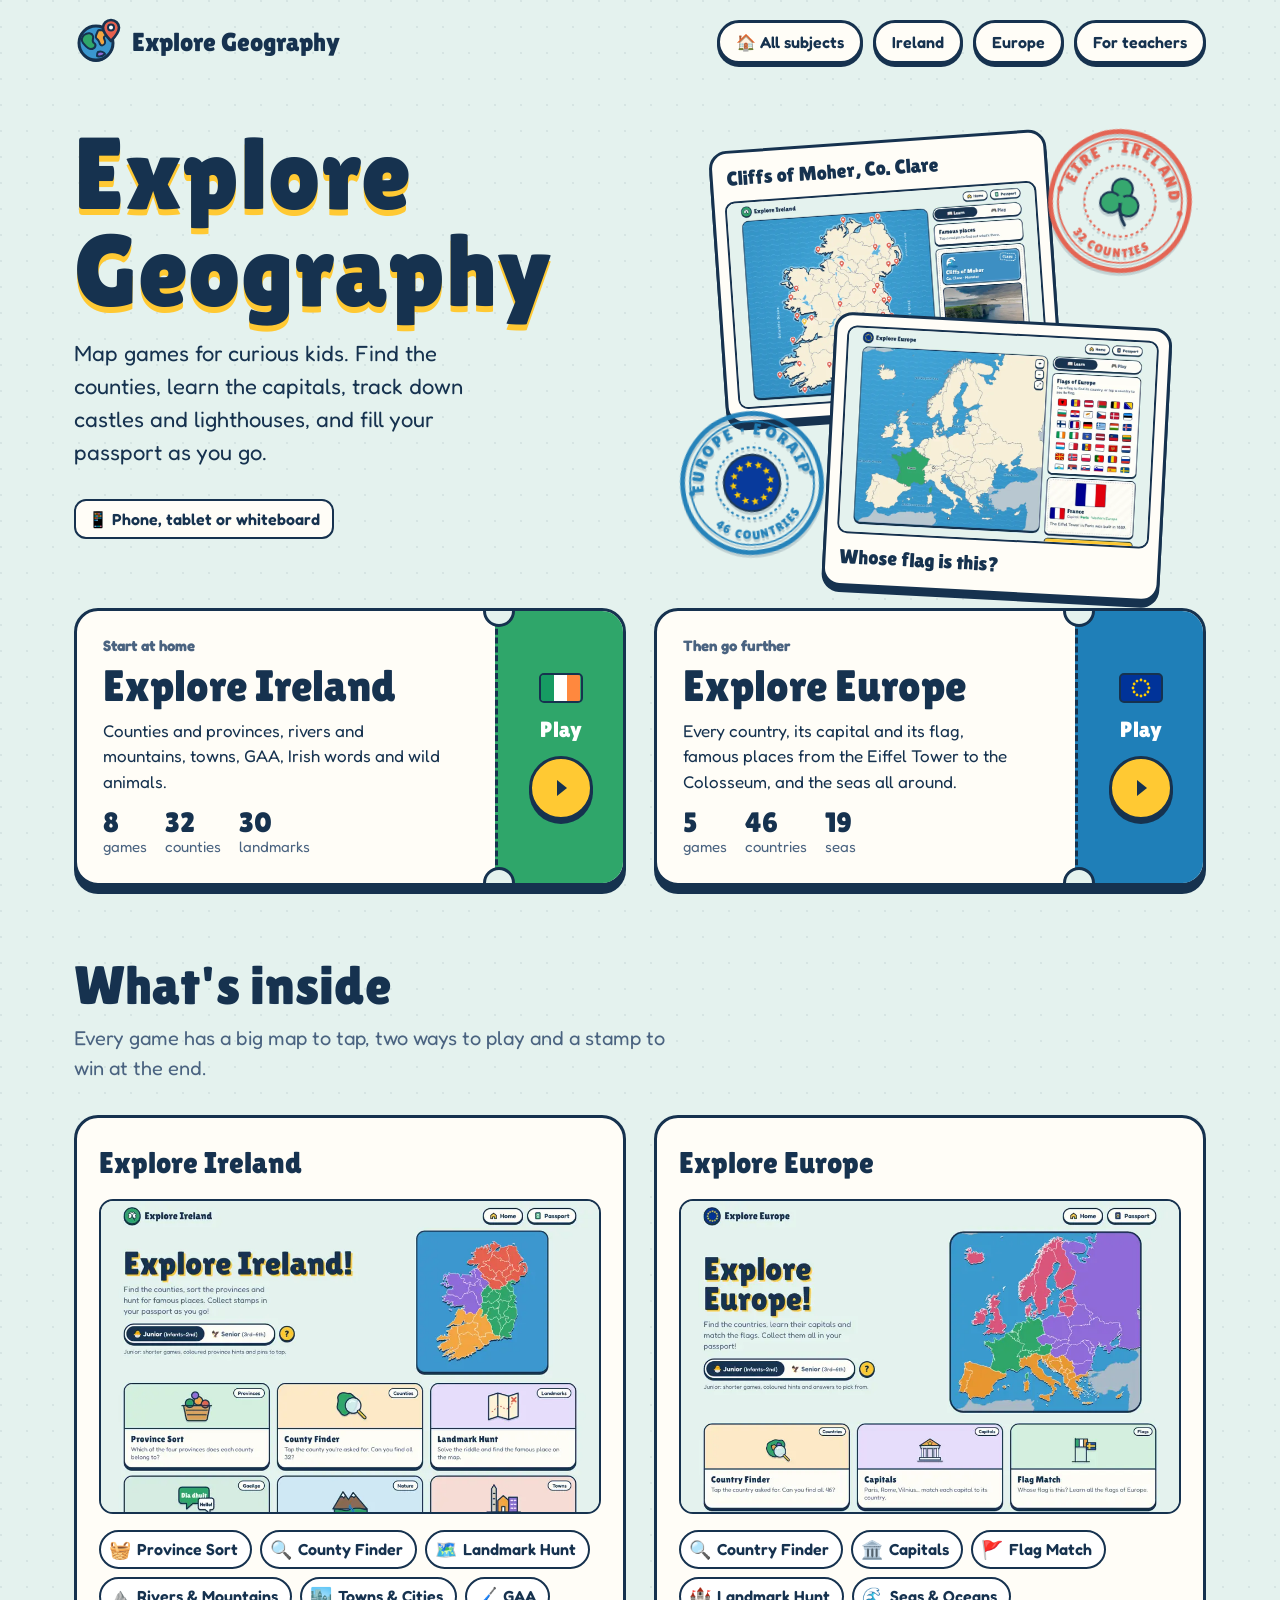
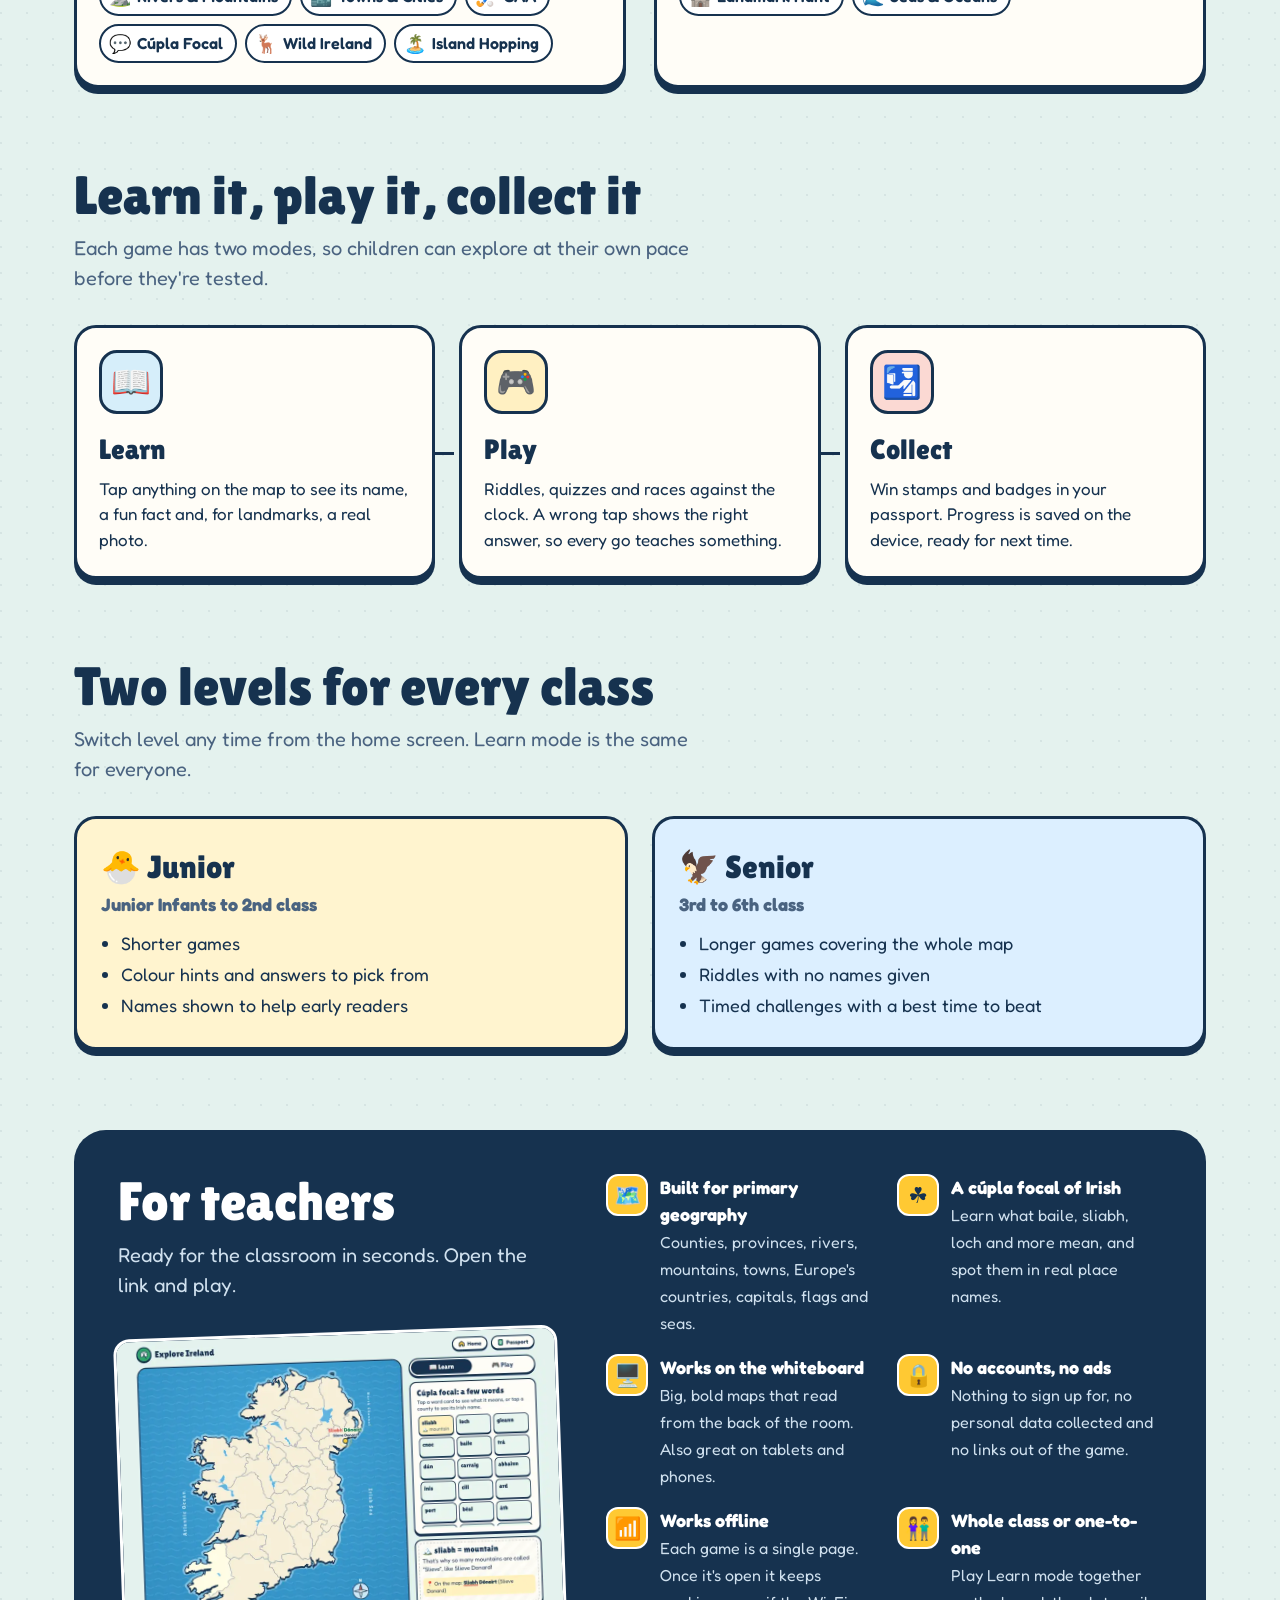
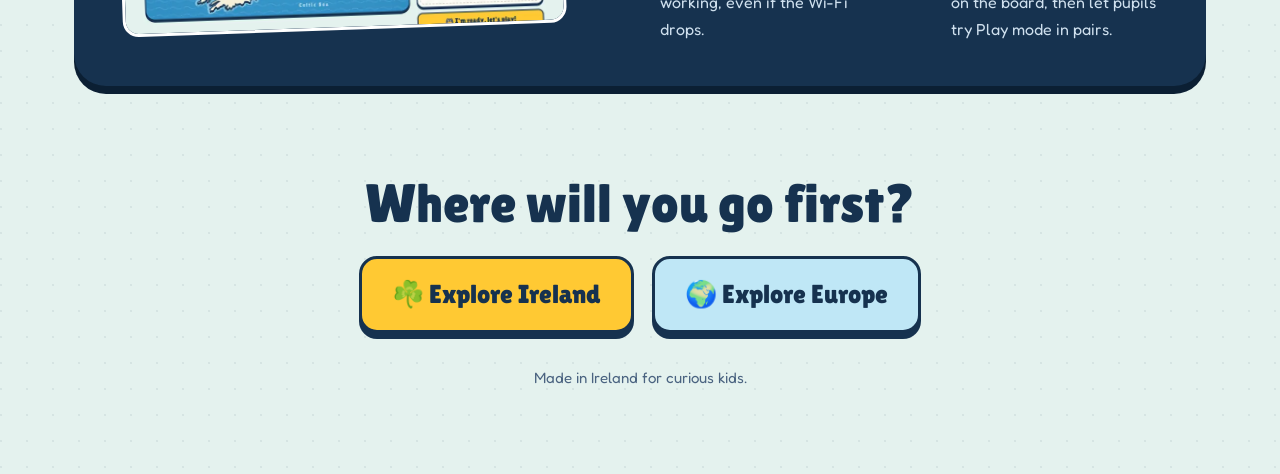
<file: geography/index.html>
<!DOCTYPE html>
<html lang="en">
<head>
<meta charset="utf-8">
<meta http-equiv="Content-Security-Policy" content="default-src 'self'; script-src 'self' 'unsafe-inline' https://gc.zgo.at; style-src 'self' 'unsafe-inline'; img-src 'self' data: blob: https://atmirish.goatcounter.com; font-src 'self' data:; media-src 'self' data: blob:; connect-src 'self' https://atmirish.goatcounter.com; object-src 'none'; base-uri 'self'; form-action 'none'">
<meta name="referrer" content="strict-origin-when-cross-origin">
<link rel="icon" type="image/png" sizes="32x32" href="/exploreog/icons/favicon-32.png">
<link rel="apple-touch-icon" href="/exploreog/icons/apple-touch-icon.png">
<link rel="manifest" href="/exploreog/icons/manifest.webmanifest">
<meta name="theme-color" content="#16324f">
<meta name="apple-mobile-web-app-title" content="Explore Óg">
<meta name="viewport" content="width=device-width,initial-scale=1">
<title>Explore Geography: map games for curious kids</title>
<meta name="description" content="Free map games for primary school children. Explore Ireland and Explore Europe: counties, capitals, flags, landmarks and more.">
<style>
@font-face{font-family:'Lilita One';font-style:normal;font-weight:400;font-display:swap;src:url([data-uri]) format('woff2')}@font-face{font-family:'Fredoka Variable';font-style:normal;font-weight:300 700;font-display:swap;src:url([data-uri]) format('woff2')}
:root{
  --ink:#16324f; --ink-soft:#4a6380; --sea:#1f7fb8; --shallow:#bfe7f6; --mist:#e4f2ee;
  --land:#f7efd9; --gold:#ffc933; --paper:#fffdf7;
  --green:#2fa66a; --orange:#f2a541; --purple:#8e6bd8; --red:#e5604e; --raspberry:#d9506f;
  --display:'Lilita One','Arial Rounded MT Bold','Trebuchet MS',sans-serif;
  --body:'Fredoka Variable','Fredoka','Trebuchet MS',system-ui,sans-serif;
  --line:3px solid var(--ink); --ledge:0 6px 0 var(--ink);
}
*{box-sizing:border-box}
html{scroll-behavior:smooth}
@media (prefers-reduced-motion:reduce){html{scroll-behavior:auto}*{animation:none!important;transition:none!important}}
body{margin:0;font-family:var(--body);color:var(--ink);background:var(--mist);font-size:18px;line-height:1.5;
  background-image:radial-gradient(circle at 1px 1px, rgba(22,50,79,.07) 1.5px, transparent 0);background-size:26px 26px}
img{max-width:100%;display:block}
a{color:inherit}
:focus-visible{outline:4px solid var(--gold);outline-offset:3px;border-radius:10px}
.wrap{max-width:1180px;margin:0 auto;padding:0 24px}

/* top bar */
.top{display:flex;align-items:center;justify-content:space-between;padding:18px 0}
.brand{display:flex;align-items:center;gap:10px;font-family:var(--display);font-size:26px;text-decoration:none}
.brand .logo{display:block;width:48px;height:48px;flex:none}.brand .logo svg{display:block}
.toplinks{display:flex;gap:10px}
.pill{font-family:var(--body);font-weight:600;font-size:16px;text-decoration:none;background:var(--paper);border:var(--line);border-radius:999px;padding:7px 16px;box-shadow:0 3px 0 var(--ink)}
.pill:active{transform:translateY(3px);box-shadow:none}

/* hero */
.hero{display:grid;grid-template-columns:1.05fr 1fr;gap:48px;align-items:center;padding:28px 0 56px}
h1{font-family:var(--display);font-weight:400;font-size:clamp(54px,8vw,104px);line-height:.95;margin:0 0 18px;letter-spacing:.5px;
  text-shadow:0 6px 0 var(--gold)}
.lede{font-size:22px;max-width:30ch;margin:0 0 30px;color:var(--ink)}
.facts{display:flex;flex-wrap:wrap;gap:10px;margin:0;padding:0;list-style:none}
.facts li{background:var(--paper);border:2.5px solid var(--ink);border-radius:12px;padding:6px 12px;font-size:16px;font-weight:600}

/* postcards stack */
.stack{position:relative;height:440px}
.card{position:absolute;background:var(--paper);border:var(--line);border-radius:18px;padding:10px 10px 12px;box-shadow:var(--ledge);width:64%}
.card img{border-radius:10px;border:2px solid var(--ink);aspect-ratio:3/2;object-fit:cover;object-position:top left}
.card figcaption{font-family:var(--display);font-size:20px;margin:8px 4px 0}
.card.a figcaption{margin:0 4px 8px}
.card.a{left:0;top:10px;transform:rotate(-4deg)}
.card.b{right:0;top:190px;transform:rotate(3deg)}
.stamp{position:absolute;z-index:3;width:150px;height:150px;filter:drop-shadow(0 3px 0 rgba(22,50,79,.18));opacity:.96}
.stamp text{font-family:var(--display)}
.stamp.s1{right:2%;top:14px;transform:rotate(12deg)}
.stamp.s2{left:0;bottom:-6px;transform:rotate(-10deg)}

/* tickets: the one bold thing */
.tickets{display:grid;grid-template-columns:1fr 1fr;gap:28px;margin:0 0 72px}
.ticket{position:relative;display:grid;grid-template-columns:1fr 128px;text-decoration:none;border:var(--line);border-radius:24px;box-shadow:0 8px 0 var(--ink);
  background:var(--paper);overflow:hidden;transition:transform .12s,box-shadow .12s}
.ticket:hover{transform:translateY(-3px);box-shadow:0 11px 0 var(--ink)}
.ticket:active{transform:translateY(6px);box-shadow:0 2px 0 var(--ink)}
.ticket .main{padding:24px 26px}
.ticket .where{font-weight:700;font-size:15px;color:var(--ink-soft)}
.ticket h2{font-family:var(--display);font-weight:400;font-size:44px;line-height:1;margin:6px 0 10px}
.ticket p{margin:0 0 14px;font-size:17px;max-width:34ch}
.ticket .stats{display:flex;gap:18px;flex-wrap:wrap;font-size:15px;color:var(--ink-soft)}
.ticket .stats b{display:block;font-family:var(--display);font-weight:400;font-size:28px;color:var(--ink);line-height:1}
.ticket .stub{border-left:3px dashed var(--ink);display:flex;flex-direction:column;align-items:center;justify-content:center;gap:10px;padding:14px;font-family:var(--display);font-size:22px;text-align:center;position:relative}
.ticket .stub::before,.ticket .stub::after{content:"";position:absolute;left:-15px;width:26px;height:26px;border-radius:50%;background:var(--mist);border:var(--line)}
.ticket .stub::before{top:-16px}.ticket .stub::after{bottom:-16px}
.ticket .go{width:64px;height:64px;border-radius:50%;background:var(--gold);border:var(--line);display:grid;place-items:center;box-shadow:0 4px 0 var(--ink)}
.ticket.ie .stub{background:var(--green);color:#fff}
.ticket.eu .stub{background:var(--sea);color:#fff}
.flag{width:44px;height:30px;border:2.5px solid var(--ink);border-radius:5px;overflow:hidden;display:flex}
.flag i{flex:1}

/* sections */
section{padding:0 0 80px}
h3.sec{font-family:var(--display);font-weight:400;font-size:clamp(36px,5vw,54px);line-height:1.02;margin:0 0 10px}
.sub{font-size:20px;color:var(--ink-soft);margin:0 0 32px;max-width:52ch}

/* inside the games */
.games{display:grid;grid-template-columns:1fr 1fr;gap:28px}
.gpanel{background:var(--paper);border:var(--line);border-radius:24px;box-shadow:var(--ledge);padding:22px}
.gpanel h4{font-family:var(--display);font-weight:400;font-size:30px;margin:0 0 4px}
.gpanel .shot{margin:14px 0 16px;border:2.5px solid var(--ink);border-radius:14px;overflow:hidden}
.gpanel .shot img{aspect-ratio:16/10;object-fit:cover;object-position:top left;width:100%}
.chips{display:flex;flex-wrap:wrap;gap:8px;list-style:none;margin:0;padding:0}
.chips li{border:2.5px solid var(--ink);border-radius:999px;padding:4px 12px 4px 8px;font-size:16px;font-weight:600;display:flex;align-items:center;gap:6px;background:#fff}
.chips li span{font-size:18px}

/* learn play collect */
.steps{display:grid;grid-template-columns:repeat(3,1fr);gap:24px;list-style:none;margin:0;padding:0;counter-reset:s}
.steps li{background:var(--paper);border:var(--line);border-radius:22px;padding:22px 22px 24px;box-shadow:var(--ledge);position:relative}
.steps .ic{width:64px;height:64px;border-radius:18px;border:var(--line);display:grid;place-items:center;font-size:32px;margin-bottom:14px}
.steps h4{font-family:var(--display);font-weight:400;font-size:28px;margin:0 0 6px}
.steps p{margin:0;font-size:17px}
.steps li:nth-child(1) .ic{background:#d6eefa}
.steps li:nth-child(2) .ic{background:#fff0c2}
.steps li:nth-child(3) .ic{background:#fbd9d3}
.steps li:not(:last-child)::after{content:"";position:absolute;right:-22px;top:50%;width:20px;height:3px;background:var(--ink)}

/* levels */
.levels{display:grid;grid-template-columns:1fr 1fr;gap:24px}
.lvl{border:var(--line);border-radius:22px;padding:24px;box-shadow:var(--ledge)}
.lvl.jr{background:#fff4cf}.lvl.sr{background:#dcefff}
.lvl h4{font-family:var(--display);font-weight:400;font-size:32px;margin:0}
.lvl .age{font-weight:700;color:var(--ink-soft);margin:0 0 12px}
.lvl ul{margin:0;padding-left:20px}
.lvl li{margin:4px 0}

/* teachers */
.teach{background:var(--ink);color:#fff;border-radius:32px;padding:44px;display:grid;grid-template-columns:1fr 1.25fr;gap:44px;box-shadow:0 8px 0 #0b1f33}
.teach h3.sec{color:#fff}
.teach .sub{color:#cfe0ee}
.teach .shot{border:3px solid #fff;border-radius:16px;overflow:hidden;transform:rotate(-2deg);margin-top:8px}
.teach .shot img{aspect-ratio:3/2;object-fit:cover;object-position:top left;width:100%}
.tlist{list-style:none;margin:0;padding:0;display:grid;grid-template-columns:1fr 1fr;gap:18px 26px}
.tlist li{display:grid;grid-template-columns:42px 1fr;gap:12px;align-items:start}
.tlist .ti{width:42px;height:42px;border-radius:12px;background:var(--gold);color:var(--ink);display:grid;place-items:center;font-size:22px;border:2.5px solid #fff}
.tlist b{display:block;font-size:18px}
.tlist span{font-size:16px;color:#cfe0ee;line-height:1.4}

/* closing */
.closing{text-align:center;padding:10px 0 70px}
.closing h3.sec{margin-bottom:24px}
.closing .row{display:flex;justify-content:center;gap:18px;flex-wrap:wrap}
.big{font-family:var(--display);font-size:26px;text-decoration:none;border:var(--line);border-radius:18px;padding:16px 30px;box-shadow:var(--ledge);display:inline-flex;align-items:center;gap:12px;background:var(--gold)}
.big.eu{background:var(--shallow)}
.big:active{transform:translateY(6px);box-shadow:none}
.made{font-size:15px;color:var(--ink-soft);margin-top:34px}

@media (max-width:900px){
  body{font-size:17px}
  .hero{grid-template-columns:1fr;gap:12px;padding-top:8px}
  .stack{height:400px;max-width:600px;width:100%;margin:0 auto}
  .tickets,.games,.levels{grid-template-columns:1fr}
  .steps{grid-template-columns:1fr}
  .steps li:not(:last-child)::after{right:auto;left:50%;top:auto;bottom:-22px;width:3px;height:20px}
  .teach{grid-template-columns:1fr;padding:28px;gap:24px}
}
@media (max-width:560px){
  .wrap{padding:0 16px}
  .brand{font-size:20px}.toplinks .pill{padding:6px 11px;font-size:15px}
  .toplinks .pill.hide-s{display:none}
  .lede{font-size:19px}
  .stack{height:350px;margin-bottom:18px}
  .card{width:72%}.card.b{top:130px}.card figcaption{font-size:15px}
  .stamp{width:96px;height:96px}
  .stamp.s1{top:-24px;right:-6px}
  .stamp.s2{bottom:auto;top:96px;left:-8px}
  .ticket{grid-template-columns:1fr 92px}
  .ticket .main{padding:18px}
  .ticket h2{font-size:34px}
  .ticket .stub{font-size:17px}
  .ticket .go{width:50px;height:50px}
  .tlist{grid-template-columns:1fr}
  .big{font-size:22px;padding:14px 22px}
}
</style>
</head>
<body>
<div class="wrap">
  <header class="top">
    <a class="brand" href="../" aria-label="Explore Óg home"><span class="logo" aria-hidden="true"><svg width="48" height="48" viewBox="0 0 48 48"><circle cx="22" cy="27" r="17" fill="#16324f"/><circle cx="22" cy="25" r="17" fill="#3b97cf" stroke="#16324f" stroke-width="3"/><path d="M10 17c4-3 8-2 9 1s-2 5 1 7 1 6-3 6-6-4-8-6c-2-3-1-6 1-8z" fill="#2fa66a" stroke="#16324f" stroke-width="2" stroke-linejoin="round"/><path d="M25 12c4 0 8 2 10 5-2 1-4 0-5 2s2 3 1 6-4 3-5 1-1-4-3-5-1-4 0-6 1-3 2-3z" fill="#f2a541" stroke="#16324f" stroke-width="2" stroke-linejoin="round"/><path d="M24 34c3-1 6 0 7 2-2 2-5 3-8 2 0-2 0-3 1-4z" fill="#8e6bd8" stroke="#16324f" stroke-width="2" stroke-linejoin="round"/><path d="M37 2c-4.4 0-8 3.4-8 7.6 0 5.4 8 13.4 8 13.4s8-8 8-13.4C45 5.4 41.4 2 37 2z" fill="#e5604e" stroke="#16324f" stroke-width="2.6" stroke-linejoin="round"/><circle cx="37" cy="9.6" r="3" fill="#fff" stroke="#16324f" stroke-width="2"/></svg></span>Explore Geography</a>
    <nav class="toplinks" aria-label="Games">
      <a class="pill" href="../">🏠 All subjects</a>
      <a class="pill" href="ireland/">Ireland</a>
      <a class="pill" href="europe/">Europe</a>
      <a class="pill hide-s" href="#teachers">For teachers</a>
    </nav>
  </header>

  <main>
  <div class="hero">
    <div>
      <h1>Explore<br>Geography</h1>
      <p class="lede">Map games for curious kids. Find the counties, learn the capitals, track down castles and lighthouses, and fill your passport as you go.</p>
      <ul class="facts" aria-label="At a glance">
        <li>📱 Phone, tablet or whiteboard</li>
      </ul>
    </div>
    <div class="stack" aria-hidden="true">
      <figure class="card a"><figcaption>Cliffs of Moher, Co. Clare</figcaption><img src="[data-uri]" alt=""></figure>
      <figure class="card b"><img src="[data-uri]" alt=""><figcaption>Whose flag is this?</figcaption></figure>
      <svg class="stamp s1" viewBox="0 0 160 160" aria-hidden="true">
<defs><path id="s1t" d="M80,80 m-52,0 a52,52 0 1,1 104,0"/><path id="s1b" d="M80,80 m-60,0 a60,60 0 0,0 120,0"/></defs>
<g fill="none" stroke="#e5604e"><circle cx="80" cy="80" r="74" stroke-width="5"/><circle cx="80" cy="80" r="66" stroke-width="1.8"/><circle cx="80" cy="80" r="38" stroke-width="2.2" stroke-dasharray="3 3.2"/></g>
<g fill="#e5604e" font-family="Lilita One, sans-serif" text-anchor="middle">
<text font-size="17" letter-spacing="2.5"><textPath href="#s1t" startOffset="50%">ÉIRE · IRELAND</textPath></text>
<text font-size="13" letter-spacing="2"><textPath href="#s1b" startOffset="50%">32 COUNTIES</textPath></text>
<circle cx="15" cy="80" r="3"/><circle cx="145" cy="80" r="3"/></g>
<g fill="#2fa66a" stroke="#16324f" stroke-width="2.2" stroke-linejoin="round"><circle cx="80.0" cy="67.0" r="11"/><circle cx="89.5" cy="83.5" r="11"/><circle cx="70.5" cy="83.5" r="11"/></g><path d="M80 80 Q82 96 90 104" fill="none" stroke="#16324f" stroke-width="3.2" stroke-linecap="round"/><circle cx="80" cy="78" r="4" fill="#2fa66a"/></svg>
      <svg class="stamp s2" viewBox="0 0 160 160" aria-hidden="true">
<defs><path id="s2t" d="M80,80 m-52,0 a52,52 0 1,1 104,0"/><path id="s2b" d="M80,80 m-60,0 a60,60 0 0,0 120,0"/></defs>
<g fill="none" stroke="#1f7fb8"><circle cx="80" cy="80" r="74" stroke-width="5"/><circle cx="80" cy="80" r="66" stroke-width="1.8"/><circle cx="80" cy="80" r="38" stroke-width="2.2" stroke-dasharray="3 3.2"/></g>
<g fill="#1f7fb8" font-family="Lilita One, sans-serif" text-anchor="middle">
<text font-size="17" letter-spacing="2.5"><textPath href="#s2t" startOffset="50%">EUROPE · EORAIP</textPath></text>
<text font-size="13" letter-spacing="2"><textPath href="#s2b" startOffset="50%">46 COUNTRIES</textPath></text>
<circle cx="15" cy="80" r="3"/><circle cx="145" cy="80" r="3"/></g>
<circle cx="80" cy="80" r="30" fill="#003399" stroke="#16324f" stroke-width="2.2"/><polygon points="100.0,75.8 101.1,78.5 104.0,78.7 101.7,80.6 102.5,83.4 100.0,81.8 97.5,83.4 98.3,80.6 96.0,78.7 98.9,78.5" fill="#ffcc00"/><polygon points="97.3,85.8 98.4,88.5 101.3,88.7 99.0,90.6 99.8,93.4 97.3,91.8 94.9,93.4 95.6,90.6 93.3,88.7 96.3,88.5" fill="#ffcc00"/><polygon points="90.0,93.1 91.1,95.9 94.0,96.0 91.7,97.9 92.5,100.7 90.0,99.1 87.5,100.7 88.3,97.9 86.0,96.0 88.9,95.9" fill="#ffcc00"/><polygon points="80.0,95.8 81.1,98.5 84.0,98.7 81.7,100.6 82.5,103.4 80.0,101.8 77.5,103.4 78.3,100.6 76.0,98.7 78.9,98.5" fill="#ffcc00"/><polygon points="70.0,93.1 71.1,95.9 74.0,96.0 71.7,97.9 72.5,100.7 70.0,99.1 67.5,100.7 68.3,97.9 66.0,96.0 68.9,95.9" fill="#ffcc00"/><polygon points="62.7,85.8 63.7,88.5 66.7,88.7 64.4,90.6 65.1,93.4 62.7,91.8 60.2,93.4 61.0,90.6 58.7,88.7 61.6,88.5" fill="#ffcc00"/><polygon points="60.0,75.8 61.1,78.5 64.0,78.7 61.7,80.6 62.5,83.4 60.0,81.8 57.5,83.4 58.3,80.6 56.0,78.7 58.9,78.5" fill="#ffcc00"/><polygon points="62.7,65.8 63.7,68.5 66.7,68.7 64.4,70.6 65.1,73.4 62.7,71.8 60.2,73.4 61.0,70.6 58.7,68.7 61.6,68.5" fill="#ffcc00"/><polygon points="70.0,58.5 71.1,61.2 74.0,61.4 71.7,63.2 72.5,66.1 70.0,64.5 67.5,66.1 68.3,63.2 66.0,61.4 68.9,61.2" fill="#ffcc00"/><polygon points="80.0,55.8 81.1,58.5 84.0,58.7 81.7,60.6 82.5,63.4 80.0,61.8 77.5,63.4 78.3,60.6 76.0,58.7 78.9,58.5" fill="#ffcc00"/><polygon points="90.0,58.5 91.1,61.2 94.0,61.4 91.7,63.2 92.5,66.1 90.0,64.5 87.5,66.1 88.3,63.2 86.0,61.4 88.9,61.2" fill="#ffcc00"/><polygon points="97.3,65.8 98.4,68.5 101.3,68.7 99.0,70.6 99.8,73.4 97.3,71.8 94.9,73.4 95.6,70.6 93.3,68.7 96.3,68.5" fill="#ffcc00"/></svg>
    </div>
  </div>

  <div class="tickets">
    <a class="ticket ie" href="ireland/">
      <div class="main">
        <div class="where">Start at home</div>
        <h2>Explore Ireland</h2>
        <p>Counties and provinces, rivers and mountains, towns, GAA, Irish words and wild animals.</p>
        <div class="stats"><div><b>8</b>games</div><div><b>32</b>counties</div><div><b>30</b>landmarks</div></div>
      </div>
      <div class="stub"><span class="flag" aria-hidden="true"><i style="background:#169b62"></i><i style="background:#fff"></i><i style="background:#ff883e"></i></span>Play<span class="go" aria-hidden="true"><svg width="26" height="26" viewBox="0 0 26 26"><path d="M9 5 L19 13 L9 21 Z" fill="#16324f"/></svg></span></div>
    </a>
    <a class="ticket eu" href="europe/">
      <div class="main">
        <div class="where">Then go further</div>
        <h2>Explore Europe</h2>
        <p>Every country, its capital and its flag, famous places from the Eiffel Tower to the Colosseum, and the seas all around.</p>
        <div class="stats"><div><b>5</b>games</div><div><b>46</b>countries</div><div><b>19</b>seas</div></div>
      </div>
      <div class="stub"><span class="flag" aria-hidden="true" style="background:#003399;justify-content:center;align-items:center"><svg width="22" height="22" viewBox="0 0 22 22"><g fill="#ffcc00"><circle cx="19.0" cy="11.0" r="1.4"/><circle cx="17.9" cy="15.0" r="1.4"/><circle cx="15.0" cy="17.9" r="1.4"/><circle cx="11.0" cy="19.0" r="1.4"/><circle cx="7.0" cy="17.9" r="1.4"/><circle cx="4.1" cy="15.0" r="1.4"/><circle cx="3.0" cy="11.0" r="1.4"/><circle cx="4.1" cy="7.0" r="1.4"/><circle cx="7.0" cy="4.1" r="1.4"/><circle cx="11.0" cy="3.0" r="1.4"/><circle cx="15.0" cy="4.1" r="1.4"/><circle cx="17.9" cy="7.0" r="1.4"/></g></svg></span>Play<span class="go" aria-hidden="true"><svg width="26" height="26" viewBox="0 0 26 26"><path d="M9 5 L19 13 L9 21 Z" fill="#16324f"/></svg></span></div>
    </a>
  </div>

  <section aria-labelledby="h-inside">
    <h3 class="sec" id="h-inside">What's inside</h3>
    <p class="sub">Every game has a big map to tap, two ways to play and a stamp to win at the end.</p>
    <div class="games">
      <article class="gpanel">
        <h4>Explore Ireland</h4>
        <div class="shot"><img src="[data-uri]" alt="The Explore Ireland home screen, with games for provinces, counties, landmarks, Irish words, rivers and towns"></div>
        <ul class="chips">
          <li><span>🧺</span>Province Sort</li><li><span>🔍</span>County Finder</li><li><span>🗺️</span>Landmark Hunt</li>
          <li><span>⛰️</span>Rivers &amp; Mountains</li><li><span>🏙️</span>Towns &amp; Cities</li><li><span>🏑</span>GAA</li>
          <li><span>💬</span>Cúpla Focal</li><li><span>🦌</span>Wild Ireland</li><li><span>🏝️</span>Island Hopping</li>
        </ul>
      </article>
      <article class="gpanel">
        <h4>Explore Europe</h4>
        <div class="shot"><img src="[data-uri]" alt="The Explore Europe home screen, with a colourful map of Europe and games for countries, capitals, flags and landmarks"></div>
        <ul class="chips">
          <li><span>🔍</span>Country Finder</li><li><span>🏛️</span>Capitals</li><li><span>🚩</span>Flag Match</li><li><span>🏰</span>Landmark Hunt</li><li><span>🌊</span>Seas &amp; Oceans</li>
        </ul>
      </article>
    </div>
  </section>

  <section aria-labelledby="h-how">
    <h3 class="sec" id="h-how">Learn it, play it, collect it</h3>
    <p class="sub">Each game has two modes, so children can explore at their own pace before they're tested.</p>
    <ol class="steps">
      <li><div class="ic" aria-hidden="true">📖</div><h4>Learn</h4><p>Tap anything on the map to see its name, a fun fact and, for landmarks, a real photo.</p></li>
      <li><div class="ic" aria-hidden="true">🎮</div><h4>Play</h4><p>Riddles, quizzes and races against the clock. A wrong tap shows the right answer, so every go teaches something.</p></li>
      <li><div class="ic" aria-hidden="true">🛂</div><h4>Collect</h4><p>Win stamps and badges in your passport. Progress is saved on the device, ready for next time.</p></li>
    </ol>
  </section>

  <section aria-labelledby="h-lvl">
    <h3 class="sec" id="h-lvl">Two levels for every class</h3>
    <p class="sub">Switch level any time from the home screen. Learn mode is the same for everyone.</p>
    <div class="levels">
      <div class="lvl jr"><h4>🐣 Junior</h4><p class="age">Junior Infants to 2nd class</p>
        <ul><li>Shorter games</li><li>Colour hints and answers to pick from</li><li>Names shown to help early readers</li></ul></div>
      <div class="lvl sr"><h4>🦅 Senior</h4><p class="age">3rd to 6th class</p>
        <ul><li>Longer games covering the whole map</li><li>Riddles with no names given</li><li>Timed challenges with a best time to beat</li></ul></div>
    </div>
  </section>

  <section id="teachers" aria-labelledby="h-teach">
    <div class="teach">
      <div>
        <h3 class="sec" id="h-teach">For teachers</h3>
        <p class="sub">Ready for the classroom in seconds. Open the link and play.</p>
        <div class="shot"><img src="[data-uri]" alt="The Cúpla Focal game showing the Irish word sliabh, meaning mountain, with Slieve Donard marked on the map"></div>
      </div>
      <ul class="tlist">
        <li><span class="ti" aria-hidden="true">🗺️</span><div><b>Built for primary geography</b><span>Counties, provinces, rivers, mountains, towns, Europe's countries, capitals, flags and seas.</span></div></li>
        <li><span class="ti" aria-hidden="true">☘️</span><div><b>A cúpla focal of Irish</b><span>Learn what baile, sliabh, loch and more mean, and spot them in real place names.</span></div></li>
        <li><span class="ti" aria-hidden="true">🖥️</span><div><b>Works on the whiteboard</b><span>Big, bold maps that read from the back of the room. Also great on tablets and phones.</span></div></li>
        <li><span class="ti" aria-hidden="true">🔒</span><div><b>No accounts, no ads</b><span>Nothing to sign up for, no personal data collected and no links out of the game.</span></div></li>
        <li><span class="ti" aria-hidden="true">📶</span><div><b>Works offline</b><span>Each game is a single page. Once it's open it keeps working, even if the Wi-Fi drops.</span></div></li>
        <li><span class="ti" aria-hidden="true">👫</span><div><b>Whole class or one-to-one</b><span>Play Learn mode together on the board, then let pupils try Play mode in pairs.</span></div></li>
      </ul>
    </div>
  </section>

  <div class="closing">
    <h3 class="sec">Where will you go first?</h3>
    <div class="row">
      <a class="big" href="ireland/">☘️ Explore Ireland</a>
      <a class="big eu" href="europe/">🌍 Explore Europe</a>
    </div>
    <p class="made">Made in Ireland for curious kids.</p>
  </div>
  </main>
</div>
<script data-goatcounter="https://atmirish.goatcounter.com/count" async src="https://gc.zgo.at/count.js"></script>
</body>
</html>
</file>
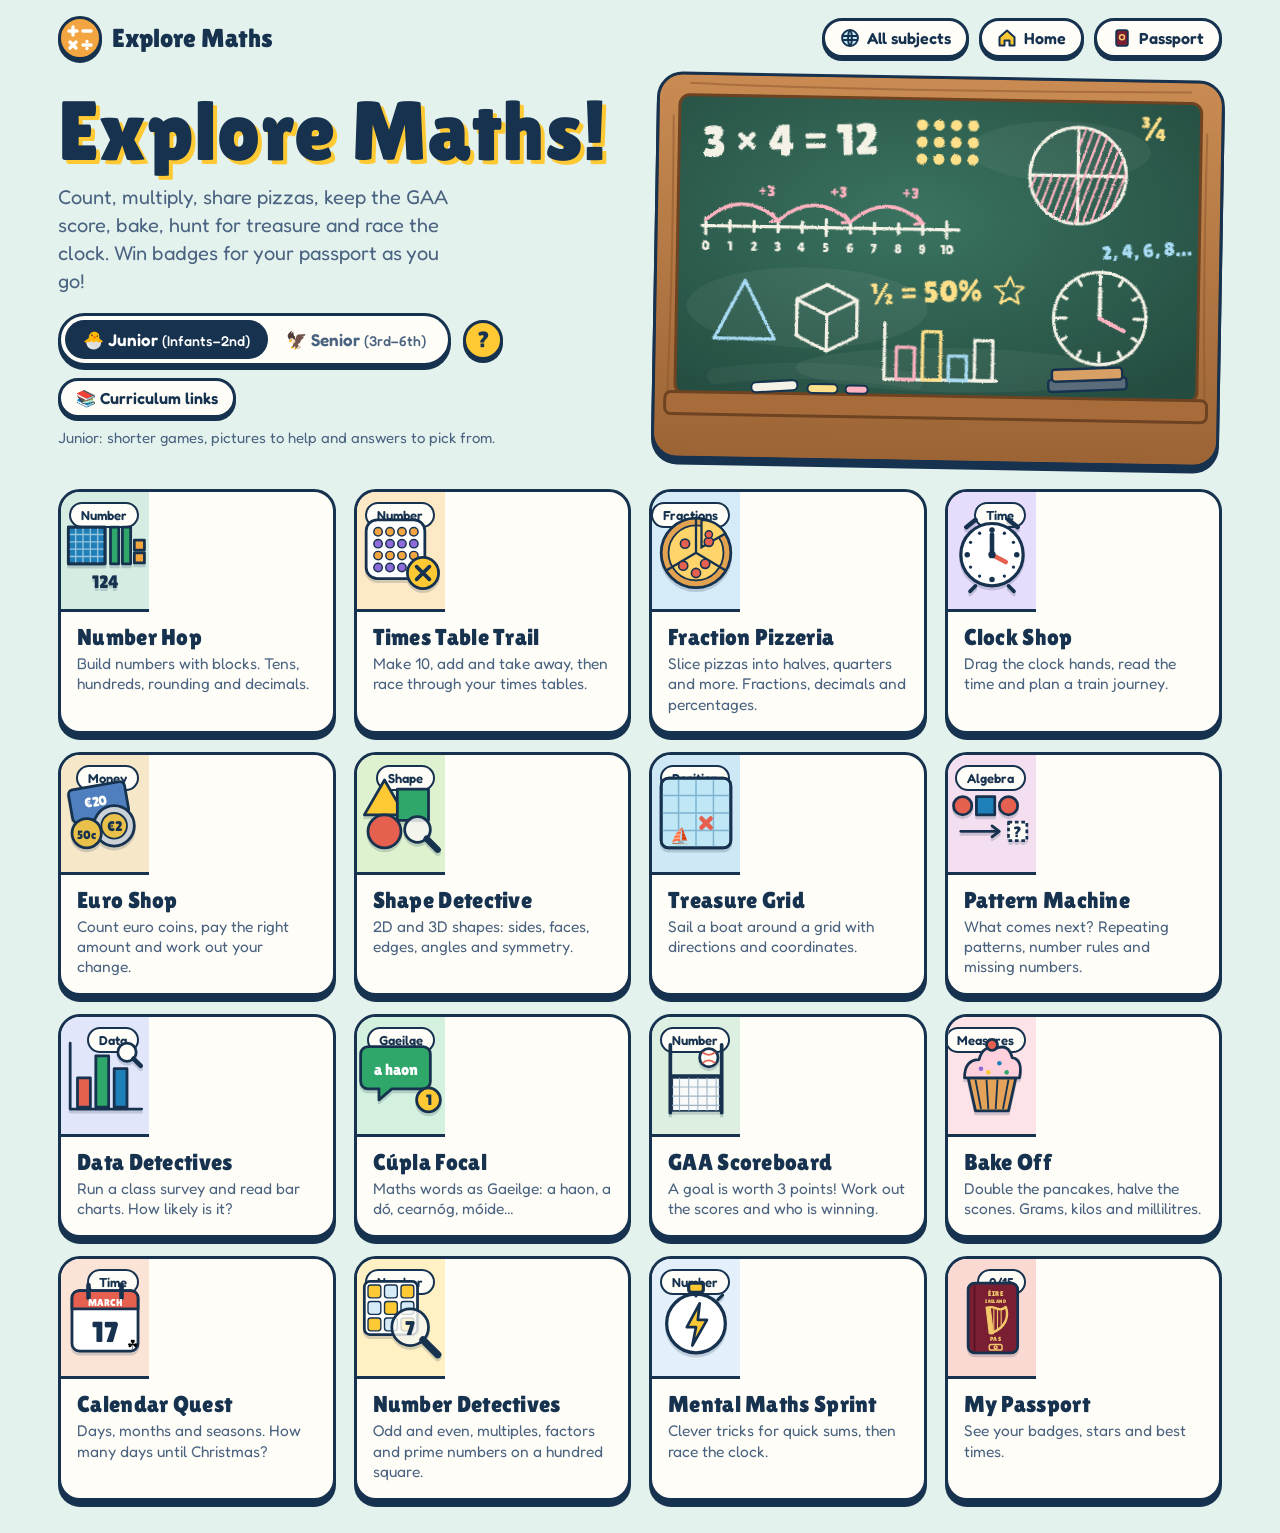
<file: maths/index.html>
<!DOCTYPE html>
<html lang="en">
<head>
<meta charset="utf-8">
<meta http-equiv="Content-Security-Policy" content="default-src 'self'; script-src 'self' 'unsafe-inline' https://gc.zgo.at; style-src 'self' 'unsafe-inline'; img-src 'self' data: blob: https://atmirish.goatcounter.com; font-src 'self' data:; media-src 'self' data: blob:; connect-src 'self' https://atmirish.goatcounter.com; object-src 'none'; base-uri 'self'; form-action 'none'">
<meta name="referrer" content="strict-origin-when-cross-origin">
<link rel="icon" type="image/png" sizes="32x32" href="/exploreog/icons/favicon-32.png">
<link rel="apple-touch-icon" href="/exploreog/icons/apple-touch-icon.png">
<link rel="manifest" href="/exploreog/icons/manifest.webmanifest">
<meta name="theme-color" content="#16324f">
<meta name="apple-mobile-web-app-title" content="Explore Óg">
<meta name="viewport" content="width=device-width, initial-scale=1">
<title>Explore Maths!</title>
<style>
@font-face{font-family:'Lilita One';font-style:normal;font-weight:400;font-display:swap;src:url([data-uri]) format('woff2')}@font-face{font-family:'Fredoka Variable';font-style:normal;font-weight:300 700;font-display:swap;src:url([data-uri]) format('woff2')}
:root{
  --ink:#16324f; --ink-soft:#4a6380; --mist:#e4f2ee; --paper:#fffdf7; --gold:#ffc933;
  --green:#2fa66a; --orange:#f2a541; --purple:#8e6bd8; --red:#e5604e; --blue:#1f7fb8; --sky:#bfe7f6;
  --good:#2fa66a; --bad:#e5604e;
  --display:'Lilita One','Arial Rounded MT Bold','Trebuchet MS',sans-serif;
  --body:'Fredoka Variable','Fredoka','Trebuchet MS',system-ui,sans-serif;
  --line:3px solid var(--ink); --ledge:0 5px 0 var(--ink);
  color-scheme:light;
}
*{box-sizing:border-box}
html,body{margin:0;min-height:100%}
body{font-family:var(--body);color:var(--ink);background:var(--mist);-webkit-tap-highlight-color:transparent;user-select:none;font-size:17px}
button{font-family:inherit;color:inherit;cursor:pointer;border:none;background:none;padding:0}
:focus-visible{outline:4px solid var(--gold);outline-offset:3px}
h1,h2,h3,h4{font-family:var(--display);font-weight:400;letter-spacing:.3px;text-wrap:balance}
.app{max-width:1200px;margin:0 auto;padding:16px 18px 32px}
@media (prefers-reduced-motion:reduce){*{animation:none!important;transition:none!important}}

/* header */
header.top{display:flex;align-items:center;gap:10px;margin-bottom:16px}
.brand{display:flex;align-items:center;gap:10px;font-family:var(--display);font-size:26px}
.brand .dot{width:44px;height:44px;border-radius:50%;background:var(--orange);border:var(--line);box-shadow:0 3px 0 var(--ink);display:grid;place-items:center}
.spacer{flex:1}
.pill{background:var(--paper);border:var(--line);border-radius:999px;padding:7px 15px;font-weight:600;box-shadow:0 3px 0 var(--ink);display:flex;align-items:center;gap:7px;font-size:16px}
button.pill:active{transform:translateY(3px);box-shadow:none}

/* buttons */
.btn{background:var(--paper);border:var(--line);border-radius:16px;padding:11px 20px;font-family:var(--display);font-size:20px;box-shadow:var(--ledge);transition:transform .08s,box-shadow .08s}
.btn:hover{transform:translateY(-1px);box-shadow:0 6px 0 var(--ink)}
.btn:active{transform:translateY(5px);box-shadow:none}
.btn.primary{background:var(--gold)}
.btn.small{padding:7px 14px;font-size:16px;border-radius:12px;box-shadow:0 3px 0 var(--ink)}
.btn.on{background:var(--ink);color:#fff}

/* home */
.hero{display:grid;grid-template-columns:1fr 1fr;gap:28px;align-items:center;margin:4px 0 26px}
.hero h1{font-size:clamp(46px,7vw,84px);line-height:.92;margin:0 0 14px;text-shadow:4px 4px 0 var(--gold)}
.hero p{font-size:20px;line-height:1.4;color:var(--ink-soft);margin:0 0 18px;max-width:34ch}
.lvlrow{display:flex;align-items:center;gap:12px;flex-wrap:wrap}
.age{display:inline-flex;background:var(--paper);border:var(--line);border-radius:999px;padding:4px;box-shadow:0 4px 0 var(--ink)}
.age button{border-radius:999px;padding:9px 18px;font-size:17px;font-weight:600;color:var(--ink-soft)}
.age button small{font-weight:500}
.age button.on{background:var(--ink);color:#fff}
.helpbtn{width:40px;height:40px;border-radius:50%;background:var(--gold);border:var(--line);font-family:var(--display);font-size:22px;box-shadow:0 3px 0 var(--ink)}
.age-note{font-size:15px;color:var(--ink-soft);margin-top:10px}
.board{border:var(--line);border-radius:26px;box-shadow:0 6px 0 var(--ink);background:#9c6435;overflow:hidden;transform:rotate(1deg)}
.board svg{display:block;width:100%;height:auto}
.modes{display:grid;grid-template-columns:repeat(4,1fr);gap:18px}
.mode{background:var(--paper);border:var(--line);border-radius:22px;box-shadow:0 6px 0 var(--ink);text-align:left;display:flex;flex-direction:column;overflow:hidden;transition:transform .12s,box-shadow .12s}
.mode:hover{transform:translateY(-3px);box-shadow:0 9px 0 var(--ink)}
.mode:active{transform:translateY(5px);box-shadow:0 1px 0 var(--ink)}
.mode .art{height:120px;display:grid;place-items:center;border-bottom:var(--line);position:relative;background:var(--tint)}
.mode .art svg{width:88px;height:88px;filter:drop-shadow(0 3px 0 rgba(22,50,79,.18))}
.mode .body{padding:12px 16px 16px;display:flex;flex-direction:column;gap:4px}
.mode h3{margin:0;font-size:23px}
.mode p{margin:0;color:var(--ink-soft);font-size:15.5px;line-height:1.3}
.mode .tag{position:absolute;top:10px;right:10px;font-size:13px;font-weight:600;padding:3px 10px;border-radius:999px;background:var(--paper);border:2px solid var(--ink)}
.m1{--tint:#fde9c6}.m2{--tint:#fbd9d3}.m3{--tint:#d6ebf8}.m4{--tint:#e6dcfb}.m5{--tint:#d5ece2}.m6{--tint:#f6e7c8}.m7{--tint:#dff2d0}.m8{--tint:#cfe8f5}.m9{--tint:#f3dff0}.m10{--tint:#e2e6fb}.m11{--tint:#d4f0df}.m12{--tint:#dcefe0}.m13{--tint:#fde2e8}.m14{--tint:#fbe3d6}.m15{--tint:#fff1c4}.m16{--tint:#e3f0fb}

/* game layout */
.play{display:grid;grid-template-columns:1fr 360px;gap:20px;align-items:start}
.stage{background:var(--paper);border:var(--line);border-radius:28px;box-shadow:0 6px 0 var(--ink);padding:22px;min-height:520px;display:flex;flex-direction:column;align-items:center;gap:18px}
.panel{display:flex;flex-direction:column;gap:14px}
.card{background:var(--paper);border:var(--line);border-radius:20px;padding:16px 18px;box-shadow:var(--ledge)}
.card h3{margin:0 0 4px;font-size:24px}
.card p{margin:0;color:var(--ink-soft);font-size:16px;line-height:1.35}
.modeswitch{display:flex;background:var(--paper);border:var(--line);border-radius:999px;padding:4px;box-shadow:0 4px 0 var(--ink)}
.modeswitch button{flex:1;border-radius:999px;padding:9px 10px;font-family:var(--display);font-size:19px;color:var(--ink-soft)}
.modeswitch button.on{background:var(--ink);color:#fff}
.bubble{background:var(--paper);border:var(--line);border-radius:18px;padding:12px 16px;font-size:17px;font-weight:500;box-shadow:0 3px 0 var(--ink);line-height:1.35;min-height:52px}
.progress{display:flex;gap:6px;flex-wrap:wrap}
.progress i{width:16px;height:16px;border-radius:50%;background:#fff;border:2.5px solid var(--ink);display:block;transition:transform .2s}
.progress i.ok{background:var(--good)}.progress i.no{background:var(--bad)}.progress i.now{background:var(--gold);transform:scale(1.25)}
.statline{display:flex;justify-content:space-between;align-items:center;margin-top:10px;font-weight:600;font-variant-numeric:tabular-nums}
.tabs{display:flex;gap:8px;flex-wrap:wrap;justify-content:center}
.q{font-family:var(--display);font-size:clamp(34px,5vw,54px);line-height:1;text-align:center;margin:4px 0}
.qsub{font-size:19px;color:var(--ink-soft);text-align:center;font-weight:500;margin:-6px 0 0}
.opts{display:flex;gap:14px;flex-wrap:wrap;justify-content:center}
.opt{min-width:110px;background:#fff;border:var(--line);border-radius:18px;padding:14px 20px;font-family:var(--display);font-size:32px;box-shadow:var(--ledge);transition:transform .08s,box-shadow .08s}
.opt:hover{transform:translateY(-1px);box-shadow:0 6px 0 var(--ink)}
.opt:active{transform:translateY(5px);box-shadow:none}
.opt.wide{font-size:22px;min-width:220px}
.opt.good{background:var(--good);color:#fff}.opt.bad{background:var(--bad);color:#fff}
.shake{animation:shake .4s}
@keyframes shake{25%{transform:translateX(-8px)}75%{transform:translateX(8px)}}
.pop{animation:pop .35s cubic-bezier(.2,1.4,.4,1)}
@keyframes pop{from{transform:scale(.7);opacity:0}to{transform:scale(1);opacity:1}}

/* ten frames + arrays */
.frames{display:flex;gap:18px;flex-wrap:wrap;justify-content:center}
.frame{display:grid;grid-template-columns:repeat(5,52px);gap:6px;background:#fff;border:var(--line);border-radius:14px;padding:8px;box-shadow:0 4px 0 var(--ink)}
.frame .cell{width:52px;height:52px;border-radius:10px;background:#eef4f7;border:2px dashed #b9c9d6;display:grid;place-items:center}
.frame .cell i{width:38px;height:38px;border-radius:50%;display:block;border:2.5px solid var(--ink)}
.frame .cell i.r{background:var(--red)}.frame .cell i.b{background:var(--blue)}.frame .cell i.x{background:#cfd8df;position:relative}
.frame .cell i.x:after{content:"";position:absolute;left:-4px;right:-4px;top:16px;height:3px;background:var(--ink);transform:rotate(-40deg)}
.frame.tap .cell{cursor:pointer}
.sentence{font-family:var(--display);font-size:clamp(34px,5vw,52px);text-align:center}
.sentence .r{color:var(--red)}.sentence .b{color:var(--blue)}
.array{display:grid;gap:5px;justify-content:center}
.array i{width:22px;height:22px;border-radius:50%;background:var(--orange);border:2px solid var(--ink);display:block}
.array i.row-alt{background:var(--purple)}
.facts{display:grid;grid-template-columns:repeat(4,1fr);gap:8px;width:100%;max-width:560px}
.facts button{background:#fff;border:2.5px solid var(--ink);border-radius:12px;padding:7px 4px;font-weight:600;font-size:16px;font-variant-numeric:tabular-nums}
.facts button.on{background:var(--gold)}
.keypad{display:grid;grid-template-columns:repeat(3,72px);gap:10px;justify-content:center}
.keypad button{height:58px;background:#fff;border:var(--line);border-radius:14px;font-family:var(--display);font-size:28px;box-shadow:0 4px 0 var(--ink)}
.keypad button:active{transform:translateY(4px);box-shadow:none}
.keypad .ok{background:var(--gold)}
.answer{min-width:160px;min-height:70px;border:var(--line);border-radius:16px;background:#fff;font-family:var(--display);font-size:48px;display:grid;place-items:center;padding:0 16px}
.answer.good{background:var(--good);color:#fff}.answer.bad{background:var(--bad);color:#fff}

/* pizza + fractions */
.pizza{width:min(340px,80vw);height:auto;touch-action:manipulation}
.pizza .slice{cursor:pointer}
.slicecount{display:flex;gap:8px;flex-wrap:wrap;justify-content:center}
.frac{display:inline-flex;flex-direction:column;align-items:center;font-family:var(--display);line-height:1;vertical-align:middle}
.frac b{font-weight:400;padding:0 6px}
.frac b:first-child{border-bottom:4px solid currentColor;padding-bottom:4px}
.frac b:last-child{padding-top:4px}
.fracbig{font-size:64px}
.fracrow{display:flex;gap:24px;align-items:center;flex-wrap:wrap;justify-content:center}
.fracinfo{font-size:20px;font-weight:600;line-height:1.5;text-align:left}
.fracinfo span{color:var(--ink-soft);font-weight:500}
.opt .frac{font-size:30px}

/* clock */
.clock{width:min(340px,80vw);height:auto;touch-action:none}
.clock .hand{cursor:grab}
.timebox{display:flex;gap:14px;flex-wrap:wrap;justify-content:center;align-items:stretch}
.tbox{background:#fff;border:var(--line);border-radius:16px;padding:10px 18px;text-align:center;box-shadow:0 4px 0 var(--ink);min-width:150px}
.tbox small{display:block;font-size:14px;color:var(--ink-soft);font-weight:600}
.tbox b{display:block;font-family:var(--display);font-weight:400;font-size:34px;font-variant-numeric:tabular-nums}
.tbox.words b{font-size:24px}
.ampm{display:inline-flex;background:#fff;border:2.5px solid var(--ink);border-radius:999px;padding:3px;margin-top:6px}
.ampm button{border-radius:999px;padding:4px 12px;font-weight:600;font-size:14px}
.ampm button.on{background:var(--ink);color:#fff}
.nudge{display:flex;gap:8px;flex-wrap:wrap;justify-content:center}
.ticket{background:#fff;border:var(--line);border-radius:16px;padding:14px 18px;box-shadow:0 4px 0 var(--ink);max-width:520px;font-size:20px;line-height:1.4;text-align:center}
.ticket b{font-family:var(--display);font-weight:400;font-size:26px}


.exbar{display:flex;align-items:center;gap:10px;width:100%;justify-content:space-between;background:#fff6d6;border:var(--line);border-radius:16px;padding:8px 10px;box-shadow:0 3px 0 var(--ink)}
.exlbl{flex:1;text-align:center;display:flex;flex-direction:column;line-height:1.2}
.exlbl small{color:var(--ink-soft);font-weight:600;font-size:13px}
.exlbl b{font-family:var(--display);font-weight:400;font-size:20px}
/* number hop */
.pvg{display:grid;grid-template-columns:minmax(96px,1fr) 34px minmax(96px,1fr) 34px minmax(80px,1fr) 34px minmax(80px,1fr);align-items:center;justify-items:center;row-gap:10px;max-width:640px;width:100%}
.pvg .pvcol{grid-row:1}
.pvsep{grid-row:1}
.pvpart,.pvplus{grid-row:2;font-family:var(--display);font-size:clamp(28px,4.4vw,46px);line-height:1}
.pvpart{border-top:3px dashed #c9d4dd;padding-top:10px;width:100%;text-align:center}
.pvpart.zero{color:#b7c3cd}
.pvplus{padding-top:13px;color:var(--ink-soft)}

.pv{display:flex;gap:12px;flex-wrap:wrap;justify-content:center}
.pvcol{display:flex;flex-direction:column;align-items:center;gap:6px}
.pvcol>b{color:#fff;font-family:var(--display);font-weight:400;padding:4px 10px;border-radius:10px;border:2.5px solid var(--ink);font-size:16px}
.pvn{font-family:var(--display);font-size:38px;line-height:1}
.blocks{display:flex;gap:18px;flex-wrap:wrap;justify-content:center;align-items:flex-end;min-height:80px}
.bgrp{display:flex;flex-direction:column;align-items:center;gap:4px}
.bgrp small{font-weight:700;font-size:14px}
.bset{display:flex;flex-wrap:wrap;gap:4px;max-width:260px;justify-content:center;align-items:flex-end}
.ones{display:grid;grid-template-columns:repeat(5,14px);gap:3px}
/* euro shop */
.bank{display:flex;flex-wrap:wrap;gap:8px;justify-content:center;align-items:center;max-width:720px}
.coin{border-radius:12px;transition:transform .08s;line-height:0}
.coin:hover{transform:translateY(-2px)}.coin:active{transform:scale(.92)}
.tray{display:flex;flex-wrap:wrap;gap:6px;justify-content:center;align-items:center;min-height:84px;width:100%;max-width:640px;background:#f3ead7;border:var(--line);border-radius:18px;padding:10px;box-shadow:inset 0 3px 0 rgba(22,50,79,.12)}
.tray .empty{color:var(--ink-soft);font-weight:500}
/* shapes */
.shapegrid{display:flex;flex-wrap:wrap;gap:10px;justify-content:center}
.shapebtn{background:#fff;border:2.5px solid var(--ink);border-radius:14px;padding:6px 8px;display:flex;flex-direction:column;align-items:center;gap:2px;box-shadow:0 3px 0 var(--ink)}
.shapebtn small{font-weight:600;font-size:13px}
.shapebtn.on{background:var(--gold)}
.shapeinfo{display:flex;gap:20px;align-items:center;flex-wrap:wrap;justify-content:center;text-align:left}
.shapeinfo h3{margin:0 0 6px;font-size:32px}
.shapeinfo p{margin:4px 0;font-size:19px}
.opt svg{display:block}
/* treasure grid */
.gridwrap{display:grid;grid-template-columns:auto auto auto;gap:8px;align-items:start}
.grid{display:grid;grid-template-columns:repeat(6,56px);grid-template-rows:repeat(6,56px);border:var(--line);border-radius:12px;overflow:hidden;background:#bfe7f6}
.gc{border-right:1.5px solid #8cc3df;border-bottom:1.5px solid #8cc3df;display:grid;place-items:center;font-size:32px}
.grid.tap .gc{cursor:pointer}.grid.tap .gc:hover{background:#d8f1fb}
.gc.good{background:var(--good)!important}.gc.bad{background:var(--bad)!important}
.ylab{display:grid;grid-template-rows:repeat(6,56px);align-items:center;font-weight:700;font-size:18px}
.xlab{display:grid;grid-template-columns:repeat(6,56px);text-align:center;font-weight:700;font-size:18px;margin-top:4px}
.compass{font-family:var(--display);text-align:center;font-size:18px;line-height:1.5;background:#fff;border:2.5px solid var(--ink);border-radius:12px;padding:6px 8px}
.compass span{white-space:nowrap}
/* patterns */
.unit{display:flex;gap:6px;font-size:34px;min-height:52px;border:2.5px dashed var(--ink);border-radius:14px;padding:4px 12px;background:#fff}
.patrow{display:flex;flex-wrap:wrap;gap:6px;justify-content:center;font-size:38px}
.patrow span.st{border-left:3px solid #c9d4dd;padding-left:4px}
.qm{display:inline-grid;place-items:center;min-width:48px;height:48px;border:3px dashed var(--ink);border-radius:12px;font-family:var(--display);font-size:30px;background:#fff6d6}
.seq{display:flex;flex-wrap:wrap;gap:8px;align-items:center;justify-content:center}
.seq span:not(.qm){font-family:var(--display);font-size:34px;background:#fff;border:var(--line);border-radius:14px;padding:4px 14px;box-shadow:0 3px 0 var(--ink)}
.seq i{font-style:normal;font-weight:700;color:var(--purple);font-size:16px}
.box{display:inline-grid;place-items:center;min-width:64px;border:4px dashed var(--ink);border-radius:12px;background:#fff6d6;padding:0 8px}
/* data */
.chart{width:100%;max-width:560px;height:auto}
.picto{display:flex;flex-direction:column;gap:8px;background:#fff;border:var(--line);border-radius:16px;padding:12px 16px;min-width:min(420px,100%)}
.picto div{display:grid;grid-template-columns:110px 1fr;align-items:center;gap:8px;border-bottom:1.5px dashed #d5dee6;padding-bottom:6px}
.picto b{font-weight:600}.picto span{font-size:26px;letter-spacing:2px}
.votes{display:flex;flex-wrap:wrap;gap:10px;justify-content:center}
.votes div{display:flex;align-items:center;gap:6px;background:#fff;border:2.5px solid var(--ink);border-radius:14px;padding:4px 8px}
.votes span{font-size:24px}.votes b{min-width:22px;text-align:center;font-family:var(--display);font-weight:400;font-size:22px}
/* cupla focal */
.gacard{display:flex;gap:24px;align-items:center;justify-content:center;flex-wrap:wrap;background:#e9f6ef;border:var(--line);border-radius:22px;padding:18px 24px;box-shadow:var(--ledge);min-width:min(460px,100%)}
.gapic{min-width:120px;display:flex;flex-direction:column;align-items:center}
.gaw{font-family:var(--display);font-size:48px;color:#1f8a57;line-height:1}
.gaen{font-size:22px;color:var(--ink-soft);font-weight:600;margin-top:4px}
.gagrid{display:flex;flex-wrap:wrap;gap:8px;justify-content:center;max-width:680px}
.gagrid button{background:#fff;border:2.5px solid var(--ink);border-radius:12px;padding:6px 12px;display:flex;flex-direction:column;align-items:center;box-shadow:0 3px 0 var(--ink)}
.gagrid button.on{background:var(--gold)}
.gagrid small{color:var(--ink-soft);font-weight:500}
.dots{font-size:22px;letter-spacing:3px;color:var(--orange);max-width:140px;text-align:center;line-height:1.2}
.gnum{font-family:var(--display);font-weight:400;font-size:56px;line-height:1}
.gsym{font-family:var(--display);font-weight:400;font-size:70px;line-height:1}
@media (max-width:560px){
  .grid{grid-template-columns:repeat(6,44px);grid-template-rows:repeat(6,44px)}.ylab{grid-template-rows:repeat(6,44px)}.xlab{grid-template-columns:repeat(6,44px)}
  .gc{font-size:24px}.compass{display:none}.gridwrap{grid-template-columns:auto auto}
  .pvg{grid-template-columns:1fr 14px 1fr 14px 1fr 14px 1fr}.pvcol>b{font-size:12px;padding:3px 5px}.pvpart,.pvplus{font-size:22px}
  .gaw{font-size:38px}
  .seq span:not(.qm){font-size:26px;padding:3px 10px}
  .picto div{grid-template-columns:84px 1fr}.picto span{font-size:20px}
}

.curr{font-size:13.5px;color:var(--ink-soft);font-weight:600;margin:2px 0 8px;line-height:1.5}
.strand{display:inline-block;width:132px;height:26px;line-height:22px;letter-spacing:.2px;-webkit-font-smoothing:antialiased;vertical-align:middle;box-sizing:border-box;text-align:center;white-space:nowrap;color:#fff;font-weight:700;font-size:14px;padding:0 6px;border-radius:999px;border:2px solid var(--ink);margin-right:4px}
.modal .box.wide{max-width:760px}
.currbox{text-align:left}.currbox h2{text-align:center}
.currlist{display:grid;grid-template-columns:1fr 1fr;gap:10px}
.curritem{display:grid;grid-template-columns:54px 1fr;gap:10px;border:2.5px solid var(--ink);border-radius:16px;padding:10px;background:#fff}
.ci-art svg{width:54px;height:54px}
.curritem h4{margin:0;font-size:19px}
.curritem p{margin:3px 0 0;font-size:14px;line-height:1.35}
.bystrand{display:flex;flex-direction:column;gap:8px;font-size:15px}
.bystrand>div{display:grid;grid-template-columns:132px 1fr;gap:10px;align-items:start}.bystrand .strand{margin:0}
@media (max-width:640px){.currlist{grid-template-columns:1fr}}
/* gaa */
.scoreboard{background:#14202b;border:var(--line);border-radius:16px;padding:12px 16px;color:#ffb347;font-family:var(--display);box-shadow:0 5px 0 var(--ink);min-width:min(460px,100%)}
.sbtitle{font-size:12px;letter-spacing:2px;color:#9fb3c4;text-align:center;margin-bottom:6px}
.sbrow{display:grid;grid-template-columns:40px 1fr 44px 16px 52px 56px;align-items:center;gap:6px;padding:6px 0;border-top:1px dashed #33485a}
.sbteam{color:#fff;font-size:22px;letter-spacing:1px}
.sbg,.sbp{font-size:38px;text-align:center;background:#0b1218;border-radius:8px;color:#ffb347;line-height:1.2}
.sbdash{font-size:30px;text-align:center}.sbt{font-size:20px;color:#7fd17f;text-align:right}
.sbkey{display:grid;grid-template-columns:40px 1fr 44px 16px 52px 56px;gap:6px;font-size:10px;color:#9fb3c4;letter-spacing:1px}
.sbkey span:nth-child(1){grid-column:3}.sbkey span:nth-child(2){grid-column:5}.sbkey span:nth-child(3){grid-column:6;text-align:right}
.sbctl{display:flex;gap:16px;flex-wrap:wrap;justify-content:center}.sbctl>div{display:flex;flex-direction:column;align-items:center;gap:6px}
.working{font-size:18px;line-height:1.6;text-align:center}
.bigscore{display:flex;align-items:center;gap:14px;font-family:var(--display);font-size:64px}
/* bake */
.recipe{background:#fff;border:var(--line);border-radius:18px;padding:16px 18px;box-shadow:0 4px 0 var(--ink);width:100%;max-width:560px;background-image:repeating-linear-gradient(transparent 0 31px,#e8eef3 31px 32px)}
.rhead{display:flex;gap:12px;align-items:center;margin-bottom:8px}.rem{font-size:52px}.rhead h3{margin:0;font-size:28px}.rhead p{margin:2px 0 0}.rhead span{color:var(--ink-soft);font-size:15px}
.recipe table{width:100%;border-collapse:collapse;font-size:18px}.recipe th{text-align:left;font-size:14px;color:var(--ink-soft)}.recipe td{padding:6px 4px;border-top:1.5px dashed #d5dee6}.recipe td small{color:var(--ink-soft)}
.emrow{font-size:40px;letter-spacing:4px;text-align:center;max-width:520px}
.jugs{display:flex;gap:30px}
.mhead{margin:12px 0 4px;font-size:20px}
.method{margin:0;padding-left:24px;font-size:16.5px;line-height:1.45}
.method li{margin:3px 0}
.method li.hot span{display:inline-block;font-size:12px;font-weight:700;background:#fde2d6;border:1.5px solid var(--red);border-radius:999px;padding:0 6px;color:#b23a26;white-space:nowrap}
.safety{margin:8px 0 0;font-size:13.5px;color:var(--ink-soft)}
#rp{max-width:680px}
/* calendar */
.calwrap{display:flex;gap:20px;flex-wrap:wrap;justify-content:center;align-items:flex-start}
.cal{background:#fff;border:var(--line);border-radius:16px;padding:10px;box-shadow:0 4px 0 var(--ink)}
.calhead{display:flex;align-items:center;justify-content:space-between;gap:10px;margin-bottom:6px}.calhead b{font-family:var(--display);font-weight:400;font-size:22px;flex:1;text-align:center}
.calgrid{display:grid;grid-template-columns:repeat(7,40px);gap:4px}
.cdn{font-size:13px;font-weight:700;text-align:center;color:var(--ink-soft)}
.cd{height:38px;border-radius:9px;border:2px solid #d5dee6;font-weight:600;font-size:16px;background:#fff}
.cd.wk{background:#f3f7fa}.cd.today{border-color:var(--red)}.cd.sel{background:var(--gold);border-color:var(--ink)}.cd.empty{border:none;background:none}
.calinfo{max-width:290px}.calinfo h3{margin:0 0 6px;font-size:26px;line-height:1.1}.calinfo p{margin:2px 0;font-size:16px}.calinfo ul{margin:4px 0;padding-left:18px;font-size:15px}
.months{display:flex;flex-wrap:wrap;gap:6px;justify-content:center;max-width:620px}.months span{background:#fff;border:2px solid var(--ink);border-radius:10px;padding:3px 8px;font-size:14px}.months span.on{background:var(--gold)}
/* number detectives */
.hsq{display:grid;grid-template-columns:repeat(10,1fr);gap:3px;width:100%;max-width:470px}
.hn{aspect-ratio:1;border:1.5px solid #c9d4dd;border-radius:6px;background:#fff;font-weight:600;font-size:14px;font-variant-numeric:tabular-nums}
.hn.on{background:var(--gold);border-color:var(--ink)}.hn.ev{background:#d6ebf8}.hn.od{background:#fde9c6}.hn.sel{outline:3px solid var(--red);outline-offset:1px}
.detinfo{text-align:center}.detinfo h3{margin:0;font-size:36px}.detinfo p{margin:4px 0;font-size:17px}
.chip{display:inline-block;border:2px solid var(--ink);border-radius:999px;padding:2px 10px;margin:2px;font-weight:700;font-size:14px;background:#fff}.chip.p{background:#e6dcfb}.chip.s{background:#d4f0df}
.key{display:inline-flex;align-items:center;gap:6px;font-weight:600;font-size:15px}.key i{width:18px;height:18px;border-radius:5px;border:2px solid var(--ink);display:block}.key i.ev{background:#d6ebf8}.key i.od{background:#fde9c6}.key i.on{background:var(--gold)}
/* sprint */
.strat{display:flex;flex-direction:column;align-items:center;gap:12px;width:100%}
.sname{background:var(--purple);color:#fff;font-family:var(--display);font-size:22px;padding:4px 16px;border-radius:999px;border:var(--line)}
.steps{margin:0;padding-left:28px;font-size:22px;line-height:1.5;font-weight:600;max-width:520px}
.ansgood{color:var(--good)}
@media (max-width:560px){
  .sbrow,.sbkey{grid-template-columns:30px 1fr 34px 10px 40px 44px}.sbteam{font-size:16px}.sbg,.sbp{font-size:28px}.sbt{font-size:15px}
  .bigscore{font-size:46px}
  .calgrid{grid-template-columns:repeat(7,38px)}
  .hn{font-size:11px;border-radius:4px}
  .steps{font-size:18px}
  .recipe table{font-size:15px}
}
/* modal */
.modal{position:fixed;inset:0;background:rgba(22,50,79,.55);display:grid;place-items:center;z-index:50;padding:18px}
.modal.hidden{display:none}
.modal .box{background:var(--paper);border:var(--line);border-radius:28px;padding:24px;max-width:460px;width:100%;text-align:center;box-shadow:0 8px 0 var(--ink);animation:pop .35s cubic-bezier(.2,1.4,.4,1);max-height:92dvh;overflow:auto}
.modal h2{margin:0 0 6px;font-size:34px}
.stars{font-size:40px;letter-spacing:6px;margin:6px 0}
.badge{display:inline-flex;align-items:center;gap:8px;background:var(--gold);border:var(--line);border-radius:999px;padding:6px 14px;font-weight:700;margin:6px 0 12px}
.helpbox{text-align:left;max-width:560px}
.helpbox h2{text-align:center}
.helpgrid{display:grid;grid-template-columns:1fr 1fr;gap:12px;margin:12px 0}
.helpgrid div{border:var(--line);border-radius:16px;padding:12px}
.helpgrid h4{margin:0 0 6px;font-size:21px}
.helpgrid ul{margin:0;padding-left:18px;font-size:15px;line-height:1.4}
.helpnote{font-size:15px;color:var(--ink-soft)}

/* passport */
.pp-head{display:flex;gap:18px;align-items:center;background:#7a1f33;color:#f7e6b5;border:var(--line);border-radius:24px;padding:20px 24px;box-shadow:0 6px 0 var(--ink);margin-bottom:18px}
.pp-head h2{margin:0;font-size:40px;color:#f7e6b5}
.pp-head p{margin:4px 0 0;font-size:17px;opacity:.9}
.pp-grid{display:grid;grid-template-columns:repeat(3,1fr);gap:18px}
.stamp{background:var(--paper);border:var(--line);border-radius:20px;padding:18px;text-align:center;box-shadow:var(--ledge)}
.stamp .ring{width:110px;height:110px;margin:0 auto 10px;border-radius:50%;border:5px solid var(--red);display:grid;place-items:center;font-size:46px;transform:rotate(-8deg);color:var(--red)}
.stamp.off .ring{border-color:#c7d2db;filter:grayscale(1);opacity:.45}
.stamp h4{margin:0;font-size:22px}
.stamp p{margin:4px 0 0;color:var(--ink-soft);font-size:15px}

@media (max-width:900px){
  .hero{grid-template-columns:1fr;gap:16px}
  .modes{grid-template-columns:1fr 1fr}
  .play{grid-template-columns:1fr;gap:12px}
  .stage{min-height:0;padding:16px}
  .panel{display:contents}
  .play>.stage{order:2}
  .modeswitch{order:1}
  .intro{order:1;padding:12px 14px}
  .intro h3,.intro p{display:none}
  .intro>div[style]{margin-top:0!important}
  .play.learn .intro{display:none}
  #says{order:3}
  #ready{order:4}
  .pp-grid{grid-template-columns:1fr}
}
@media (max-width:560px){
  .app{padding:12px 12px 24px}
  .exbar{gap:6px;padding:6px}.exbar .btn{padding:6px 9px;font-size:14px}.exlbl b{font-size:16px}
  .brand span.t{font-size:20px}
  .pill .lbl{display:none}
  .hero p{font-size:18px}
  .mode .art{height:96px}.mode .art svg{width:70px;height:70px}
  .mode h3{font-size:19px}.mode p{font-size:14px}
  .mode .tag{display:none}
  .frame{grid-template-columns:repeat(5,40px);gap:5px}
  .frame .cell{width:40px;height:40px}.frame .cell i{width:28px;height:28px}
  .frame .cell i.x:after{top:11px}
  .array i{width:15px;height:15px}
  .facts{grid-template-columns:repeat(3,1fr)}
  .opt{min-width:84px;font-size:26px;padding:12px 14px}
  .opt.wide{min-width:0;width:100%;font-size:19px}
  .keypad{grid-template-columns:repeat(3,64px)}
  .keypad button{height:52px}
  .helpgrid{grid-template-columns:1fr}
  .fracbig{font-size:52px}
  .tbox{min-width:120px;padding:8px 12px}.tbox b{font-size:28px}.tbox.words b{font-size:20px}
}
.pill[hidden]{display:none}a.pill{text-decoration:none;color:var(--ink)}
</style>
</head>
<body>
<div class="app">
  <header class="top">
    <button class="brand" id="homeBtn" aria-label="Explore Maths home"><span class="dot" id="brandDot"></span><span class="t">Explore Maths</span></button>
    <div class="spacer"></div>
    <a class="pill" id="allSubj" href="../" hidden aria-label="All subjects"><svg width="20" height="20" viewBox="0 0 24 24" fill="none" stroke="#16324f" stroke-width="2.4"><circle cx="12" cy="12" r="9.5" fill="#bfe7f6"/><path d="M12 2.5c-3 3-3 16 0 19M12 2.5c3 3 3 16 0 19M3 9.5h18M3 14.5h18"/></svg><span class="lbl">All subjects</span></a>
    <button class="pill" id="homeTop"><svg width="20" height="20" viewBox="0 0 24 24"><path d="M3 11 12 3l9 8v10H15v-6H9v6H3z" fill="#ffc933" stroke="#16324f" stroke-width="2.4" stroke-linejoin="round"/></svg><span class="lbl">Home</span></button>
    <button class="pill" id="ppTop"><svg width="20" height="20" viewBox="0 0 24 24"><rect x="5" y="2.5" width="14" height="19" rx="2.5" fill="#7a1f33" stroke="#16324f" stroke-width="2.2"/><circle cx="12" cy="11" r="3" fill="none" stroke="#f3c96b" stroke-width="1.8"/></svg><span class="lbl">Passport</span></button>
  </header>
  <main id="view"></main>
</div>
<div class="modal hidden" id="modal"><div class="box" id="modalBox"></div></div>

<script>
'use strict';
const $=s=>document.querySelector(s), $$=s=>[...document.querySelectorAll(s)];
const esc=s=>String(s).replace(/[&<>"']/g,c=>({'&':'&amp;','<':'&lt;','>':'&gt;','"':'&quot;',"'":'&#39;'}[c]));
const rnd=(a,b)=>a+Math.floor(Math.random()*(b-a+1));
const shuffle=a=>{a=[...a];for(let i=a.length-1;i>0;i--){const j=Math.floor(Math.random()*(i+1));[a[i],a[j]]=[a[j],a[i]];}return a;};
const pick=a=>a[Math.floor(Math.random()*a.length)];
const view=$('#view');

// ---------- saved progress ----------
const KEY='explore-maths';
let S={level:'junior',badges:{},best:{},plays:0};
try{ S=Object.assign(S, JSON.parse(localStorage.getItem(KEY)||'{}')); }catch(e){}
function save(){ try{ localStorage.setItem(KEY, JSON.stringify(S)); }catch(e){} }

// ---------- sound ----------
let actx=null;
function tone(freqs,dur=.12){ try{ actx=actx||new (window.AudioContext||window.webkitAudioContext)(); let t=actx.currentTime;
  freqs.forEach(f=>{ const o=actx.createOscillator(), g=actx.createGain(); o.type='triangle'; o.frequency.value=f; g.gain.setValueAtTime(.12,t); g.gain.exponentialRampToValueAtTime(.001,t+dur); o.connect(g).connect(actx.destination); o.start(t); o.stop(t+dur); t+=dur*.8; }); }catch(e){} }
const yay=()=>tone([660,880,1100],.11), nope=()=>tone([220,180],.14);

// ---------- modal ----------
function modal(html, cls=''){ $('#modalBox').className='box '+cls; $('#modalBox').innerHTML=html; $('#modal').classList.remove('hidden'); }
function closeModal(){ $('#modal').classList.add('hidden'); }
$('#modal').addEventListener('click',e=>{ if(e.target.id==='modal' && !$('#modalBox').classList.contains('sticky')) closeModal(); });

// ---------- icons ----------
const INK='#16324f';
const ICON={
  tables:`<svg viewBox="0 0 96 96"><rect x="10" y="14" width="64" height="64" rx="12" fill="#fff" stroke="${INK}" stroke-width="3"/>
    ${[0,1,2,3].map(r=>[0,1,2,3].map(c=>`<circle cx="${23+c*13}" cy="${27+r*13}" r="4.6" fill="${r%2?'#8e6bd8':'#f2a541'}" stroke="${INK}" stroke-width="1.6"/>`).join('')).join('')}
    <circle cx="72" cy="72" r="17" fill="#ffc933" stroke="${INK}" stroke-width="3"/><path d="M65 65l14 14M79 65 65 79" stroke="${INK}" stroke-width="4" stroke-linecap="round"/></svg>`,
  pizza:`<svg viewBox="0 0 96 96"><circle cx="48" cy="50" r="38" fill="#e2a24f" stroke="${INK}" stroke-width="3"/><circle cx="48" cy="50" r="30" fill="#ffd56b" stroke="${INK}" stroke-width="2"/>
    <path d="M48 50 L48 20 A30 30 0 0 1 74 35 Z" fill="#ffd56b" stroke="${INK}" stroke-width="2.5" transform="translate(6,-6)"/>
    <path d="M48 50 L48 12 M48 50 L80 69 M48 50 L16 69" stroke="${INK}" stroke-width="2.5"/>
    ${[[36,40],[58,62],[34,64],[62,38],[48,72]].map(([x,y])=>`<circle cx="${x}" cy="${y}" r="5" fill="#e5604e" stroke="${INK}" stroke-width="1.8"/>`).join('')}
    <circle cx="62" cy="30" r="4" fill="#e5604e" stroke="${INK}" stroke-width="1.6"/></svg>`,
  clock:`<svg viewBox="0 0 96 96"><path d="M20 22l10-8M76 22l-10-8" stroke="${INK}" stroke-width="5" stroke-linecap="round"/><circle cx="48" cy="52" r="34" fill="#fff" stroke="${INK}" stroke-width="3.5"/>
    ${[...Array(12)].map((_,i)=>{const a=i*Math.PI/6;return `<circle cx="${48+27*Math.sin(a)}" cy="${52-27*Math.cos(a)}" r="${i%3?1.8:3}" fill="${INK}"/>`}).join('')}
    <path d="M48 52 L48 30" stroke="${INK}" stroke-width="5" stroke-linecap="round"/><path d="M48 52 L63 60" stroke="#e5604e" stroke-width="5" stroke-linecap="round"/><circle cx="48" cy="52" r="4" fill="${INK}"/>
    <path d="M30 86l-6 6M66 86l6 6" stroke="${INK}" stroke-width="4" stroke-linecap="round"/></svg>`,
  numbers:`<svg viewBox="0 0 96 96"><g stroke="${INK}" stroke-width="3" stroke-linejoin="round"><rect x="8" y="22" width="40" height="40" fill="#1f7fb8"/><path d="M16 22v40M24 22v40M32 22v40M40 22v40M8 30h40M8 38h40M8 46h40M8 54h40" stroke="#ffffff88" stroke-width="1.5"/><rect x="8" y="22" width="40" height="40" fill="none"/><rect x="54" y="22" width="9" height="40" fill="#2fa66a"/><rect x="67" y="22" width="9" height="40" fill="#2fa66a"/><rect x="80" y="50" width="11" height="11" fill="#f2a541"/><rect x="80" y="36" width="11" height="11" fill="#f2a541"/></g><text x="48" y="88" text-anchor="middle" font-family="Lilita One,sans-serif" font-size="20" fill="${INK}">124</text></svg>`,
  money:`<svg viewBox="0 0 96 96"><g stroke="${INK}" stroke-width="3" stroke-linejoin="round"><rect x="10" y="18" width="62" height="36" rx="5" fill="#4f7fbf" transform="rotate(-10 41 36)"/><circle cx="58" cy="62" r="22" fill="#c9d0d6"/><circle cx="58" cy="62" r="14" fill="#e8c04a" stroke-width="2"/><circle cx="28" cy="70" r="16" fill="#e8c04a"/></g><text x="58" y="68" text-anchor="middle" font-family="Lilita One,sans-serif" font-size="15" fill="${INK}">€2</text><text x="28" y="76" text-anchor="middle" font-family="Lilita One,sans-serif" font-size="13" fill="${INK}">50c</text><text x="38" y="40" text-anchor="middle" font-family="Lilita One,sans-serif" font-size="15" fill="#fff" transform="rotate(-10 41 36)">€20</text></svg>`,
  shapes:`<svg viewBox="0 0 96 96"><g stroke="${INK}" stroke-width="3" stroke-linejoin="round"><path d="M30 12 52 50H8Z" fill="#ffc933"/><rect x="44" y="22" width="34" height="34" fill="#2fa66a"/><circle cx="30" cy="68" r="18" fill="#e5604e"/><circle cx="66" cy="66" r="14" fill="#fffdf7cc"/><path d="M76 76 88 88" stroke-width="7" stroke-linecap="round"/></g></svg>`,
  grid:`<svg viewBox="0 0 96 96"><g stroke="${INK}" stroke-width="3"><rect x="10" y="10" width="76" height="76" rx="8" fill="#bfe7f6"/><path d="M29 10v76M48 10v76M67 10v76M10 29h76M10 48h76M10 67h76" stroke-width="1.6" stroke="#7fb3cf"/><rect x="10" y="10" width="76" height="76" rx="8" fill="none"/></g><path d="M54 54l10 10M64 54 54 64" stroke="#e5604e" stroke-width="5" stroke-linecap="round"/><text x="20" y="80" font-size="18">⛵</text></svg>`,
  patterns:`<svg viewBox="0 0 96 96"><g stroke="${INK}" stroke-width="3" stroke-linejoin="round"><circle cx="16" cy="40" r="10" fill="#e5604e"/><rect x="31" y="30" width="20" height="20" fill="#1f7fb8"/><circle cx="66" cy="40" r="10" fill="#e5604e"/><rect x="66" y="58" width="20" height="20" fill="#fffdf7" stroke-dasharray="4 3"/></g><text x="76" y="74" text-anchor="middle" font-family="Lilita One,sans-serif" font-size="16" fill="${INK}">?</text><path d="M14 68h40" stroke="${INK}" stroke-width="3" stroke-linecap="round"/><path d="M48 62l8 6-8 6" fill="none" stroke="${INK}" stroke-width="3" stroke-linecap="round" stroke-linejoin="round"/></svg>`,
  data:`<svg viewBox="0 0 96 96"><g stroke="${INK}" stroke-width="3" stroke-linejoin="round"><rect x="18" y="50" width="14" height="32" fill="#e5604e"/><rect x="38" y="26" width="14" height="56" fill="#2fa66a"/><rect x="58" y="40" width="14" height="42" fill="#1f7fb8"/><path d="M10 12v72h78" fill="none" stroke-linecap="round"/></g><circle cx="72" cy="22" r="10" fill="#fffdf7" stroke="${INK}" stroke-width="3"/><path d="M79 29l8 8" stroke="${INK}" stroke-width="5" stroke-linecap="round"/></svg>`,
  focal:`<svg viewBox="0 0 96 96"><path d="M12 16h60a8 8 0 0 1 8 8v30a8 8 0 0 1-8 8H38l-14 12v-12H12a8 8 0 0 1-8-8V24a8 8 0 0 1 8-8z" fill="#2fa66a" stroke="${INK}" stroke-width="3" stroke-linejoin="round"/><text x="42" y="47" text-anchor="middle" font-family="Lilita One,sans-serif" font-size="17" fill="#fff">a haon</text><circle cx="78" cy="74" r="13" fill="#ffc933" stroke="${INK}" stroke-width="3"/><text x="78" y="80" text-anchor="middle" font-family="Lilita One,sans-serif" font-size="16" fill="${INK}">1</text></svg>`,
  gaa:`<svg viewBox="0 0 96 96"><g stroke="${INK}" stroke-width="4" stroke-linecap="round"><path d="M20 88V14M76 88V14M20 48H76" fill="none"/></g><path d="M22 50 H74 V86 H22Z" fill="#ffffff" stroke="${INK}" stroke-width="2" opacity=".9"/><path d="M30 50v36M40 50v36M50 50v36M60 50v36M70 50v36M22 60h52M22 70h52M22 80h52" stroke="#9fb3c4" stroke-width="1.2"/><circle cx="62" cy="28" r="10" fill="#fffdf7" stroke="${INK}" stroke-width="3"/><path d="M55 22q7 6 14 0M55 34q7-6 14 0" fill="none" stroke="#e5604e" stroke-width="2"/></svg>`,
  bake:`<svg viewBox="0 0 96 96"><g stroke="${INK}" stroke-width="3" stroke-linejoin="round"><path d="M22 50 L30 86 H66 L74 50Z" fill="#e5a35a"/><path d="M30 52 L36 84M42 52 L44 84M54 52 L52 84M66 52 L60 84" stroke-width="2" fill="none"/><path d="M18 50 Q18 30 34 30 Q38 14 52 18 Q66 12 70 28 Q82 30 78 50Z" fill="#ffd1dc"/><circle cx="48" cy="14" r="6" fill="#e5604e"/></g><circle cx="36" cy="40" r="2.5" fill="#8e6bd8"/><circle cx="56" cy="34" r="2.5" fill="#1f7fb8"/><circle cx="64" cy="44" r="2.5" fill="#2fa66a"/><circle cx="44" cy="44" r="2.5" fill="#ffc933"/></svg>`,
  calendar:`<svg viewBox="0 0 96 96"><g stroke="${INK}" stroke-width="3" stroke-linejoin="round"><rect x="12" y="18" width="72" height="66" rx="8" fill="#fff"/><path d="M12 26a8 8 0 0 1 8-8h56a8 8 0 0 1 8 8v12H12Z" fill="#e5604e"/><path d="M30 12v14M66 12v14" stroke-linecap="round" stroke-width="5"/></g><text x="48" y="74" text-anchor="middle" font-family="Lilita One,sans-serif" font-size="32" fill="${INK}">17</text><text x="48" y="35" text-anchor="middle" font-family="Lilita One,sans-serif" font-size="11" fill="#fff">MARCH</text><text x="72" y="82" font-size="14">☘️</text></svg>`,
  detect:`<svg viewBox="0 0 96 96"><g stroke="${INK}" stroke-width="3"><rect x="8" y="8" width="58" height="58" rx="6" fill="#fff"/>${[0,1,2].map(r=>[0,1,2].map(c=>`<rect x="${12+c*18}" y="${12+r*18}" width="14" height="14" rx="3" fill="${(r*3+c)%2?'#d6ebf8':'#ffc933'}" stroke-width="1.5"/>`).join('')).join('')}<circle cx="58" cy="58" r="20" fill="#fffdf7cc"/><path d="M72 72 L88 88" stroke-width="8" stroke-linecap="round"/></g><text x="58" y="66" text-anchor="middle" font-family="Lilita One,sans-serif" font-size="22" fill="${INK}">7</text></svg>`,
  sprint:`<svg viewBox="0 0 96 96"><g stroke="${INK}" stroke-width="3.5" stroke-linejoin="round"><circle cx="48" cy="54" r="32" fill="#fff"/><rect x="40" y="10" width="16" height="10" rx="3" fill="#ffc933"/><path d="M48 20v4M72 28l5-5" stroke-linecap="round"/></g><path d="M52 32 L38 58 H48 L44 78 L60 50 H50 Z" fill="#ffc933" stroke="${INK}" stroke-width="3" stroke-linejoin="round"/></svg>`,
  passport:`<svg viewBox="0 0 96 96"><g stroke="${INK}" stroke-width="3" stroke-linejoin="round"><rect x="22" y="10" width="54" height="76" rx="7" fill="#7a1f33"/><path d="M29 12v72" stroke="#5a1424" stroke-width="2"/></g>
    <g fill="#f3c96b" font-family="Lilita One, sans-serif" text-anchor="middle"><text x="52" y="24" font-size="7.5" letter-spacing=".6">ÉIRE</text><text x="52" y="32" font-size="5.5" letter-spacing=".5">IRELAND</text><text x="52" y="73" font-size="6" letter-spacing=".6">PAS</text></g>
    <g fill="none" stroke="#f3c96b" stroke-linecap="round" stroke-linejoin="round"><path d="M50 38.5v24M54 39.6v21M58 39.2v16.5" stroke-width="1.2"/><path d="M44 37 C50 33 55 43 63 36 C67 46 63 59 47 64.5" stroke-width="2.6"/><polygon points="41.5,36 46,36 49.5,65 45,65" fill="#f3c96b" stroke-width="1.2"/></g>
    <g fill="none" stroke="#f3c96b" stroke-width="1.6"><rect x="45" y="77" width="14" height="6" rx="2"/><circle cx="52" cy="80" r="1.6"/></g></svg>`,
};
$('#brandDot').innerHTML=`<svg width="30" height="30" viewBox="0 0 30 30"><g stroke="#fff" stroke-width="3.4" stroke-linecap="round"><path d="M8 4v8M4 8h8"/><path d="M18 8h8"/><path d="M5 19l6 6M11 19l-6 6"/><path d="M18 22h8"/></g><circle cx="22" cy="18.5" r="1.7" fill="#fff"/><circle cx="22" cy="25.5" r="1.7" fill="#fff"/></svg>`;

// ---------- number words ----------
const W1=['zero','one','two','three','four','five','six','seven','eight','nine','ten','eleven','twelve','thirteen','fourteen','fifteen','sixteen','seventeen','eighteen','nineteen'];
const W10=['','','twenty','thirty','forty','fifty'];
const numWord=n=>n<20?W1[n]:W10[Math.floor(n/10)]+(n%10?'-'+W1[n%10]:'');

// ---------- games registry ----------
const GAMES={
  tables:{title:'Times Table Trail', badge:['✖️','Times Table Hero'], learn:()=>learnTables(), play:()=>playTables()},
  pizza: {title:'Fraction Pizzeria', badge:['🍕','Fraction Chef'], learn:()=>learnPizza(), play:()=>playPizza()},
  clock: {title:'Clock Shop', badge:['⏰','Time Keeper'], learn:()=>learnClock(), play:()=>playClock()},
  numbers:{title:'Number Hop', badge:['🔢','Number Ninja'], learn:()=>learnNumbers(), play:()=>playNumbers()},
  money: {title:'Euro Shop', badge:['💶','Super Shopper'], learn:()=>learnMoney(), play:()=>playMoney()},
  shapes:{title:'Shape Detective', badge:['🔷','Shape Sleuth'], learn:()=>learnShapes(), play:()=>playShapes()},
  grid:  {title:'Treasure Grid', badge:['💎','Treasure Hunter'], learn:()=>learnGrid(), play:()=>playGrid()},
  patterns:{title:'Pattern Machine', badge:['🔁','Pattern Pro'], learn:()=>learnPatterns(), play:()=>playPatterns()},
  data:  {title:'Data Detectives', badge:['📊','Data Detective'], learn:()=>learnData(), play:()=>playData()},
  focal: {title:'Cúpla Focal', badge:['☘️','Gaeilge Star'], learn:()=>learnFocal(), play:()=>playFocal()},
  gaa:   {title:'GAA Scoreboard', badge:['🏐','Score Keeper'], learn:()=>learnGAA(), play:()=>playGAA()},
  bake:  {title:'Bake Off', badge:['🧁','Star Baker'], learn:()=>learnBake(), play:()=>playBake()},
  calendar:{title:'Calendar Quest', badge:['📅','Date Detective'], learn:()=>learnCalendar(), play:()=>playCalendar()},
  detect:{title:'Number Detectives', badge:['🔍','Number Sleuth'], learn:()=>learnDetect(), play:()=>playDetect()},
  sprint:{title:'Mental Maths Sprint', badge:['⚡','Speedy Thinker'], learn:()=>learnSprint(), play:()=>playSprint()},
};
let CUR=null, TIMER=null;
function stopTimer(){ if(TIMER){ clearInterval(TIMER); TIMER=null; } }
function openGame(key, mode){ mode=mode||'learn'; stopTimer(); closeModal(); CUR={key,mode}; GAMES[key][mode](); window.scrollTo(0,0); }

// shell: left stage, right panel

// step through worked examples in Learn mode (for teachers at the board)
function exampleBar(where, list, apply, label){ let k=0; const host=$(where); if(!host) return;
  host.querySelectorAll(':scope > .exbar').forEach(e=>e.remove());
  host.insertAdjacentHTML('afterbegin',`<div class="exbar"><button class="btn small" data-ex="-1" aria-label="Previous example">◀ Back</button><div class="exlbl"><small>Example <span class="exn">1</span> of ${list.length}</small><b class="ext"></b></div><button class="btn small primary" data-ex="1">Next example ▶</button></div>`);
  const bar=host.querySelector(':scope > .exbar');
  const go=i=>{ k=(i+list.length)%list.length; bar.querySelector('.exn').textContent=k+1; bar.querySelector('.ext').textContent=label(list[k]); apply(list[k]); };
  bar.querySelectorAll('[data-ex]').forEach(b=>b.onclick=()=>{ tone([560],.05); go(k+ +b.dataset.ex); });
  go(0);
  // jump to the first example that matches (used when a tab is clicked); returns false if none
  return { go, jump(pred){ const j=list.findIndex(pred); if(j<0) return false; go(j); return true; } }; }
function shell(intro, stageHTML, panelExtra=''){
  const g=GAMES[CUR.key], learn=CUR.mode==='learn';
  view.innerHTML=`<div class="play ${learn?'learn':''}">
    <section class="stage" id="stage">${stageHTML}</section>
    <aside class="panel">
      <div class="modeswitch" role="tablist"><button data-m="learn" class="${learn?'on':''}">📖 Learn</button><button data-m="play" class="${learn?'':'on'}">🎮 Play</button></div>
      <div class="card intro"><h3>${g.title}</h3>${CURR[CUR.key]?currTag(CUR.key):''}<p>${intro}</p>${panelExtra}</div>
      ${learn?`<button class="btn primary" id="ready">🎮 I'm ready, let's play!</button>`:''}
      <div class="bubble" id="says"></div>
    </aside></div>`;
  $$('.modeswitch button').forEach(b=>b.onclick=()=>{ if(b.dataset.m!==CUR.mode) openGame(CUR.key,b.dataset.m); });
  if(learn) $('#ready').onclick=()=>openGame(CUR.key,'play');
}
function say(html){ const el=$('#says'); if(el) el.innerHTML=html; }
const progressDots=n=>`<div class="progress" id="prog">${'<i></i>'.repeat(n)}</div>`;
function markProg(i,cls){ const d=$$('#prog i')[i]; if(d){ d.className=cls; } }

function finish(key, score, total, extra=''){
  stopTimer();
  const pct=score/total, stars=pct>=.9?3:pct>=.6?2:1, [em,bname]=GAMES[key].badge;
  const prev=(S.badges[key]||0); let fresh=false;
  if(stars>prev){ S.badges[key]=stars; fresh=prev===0; }
  S.plays=(S.plays||0)+1; save(); yay();
  modal(`<h2>${pct>=.9?'Brilliant!':pct>=.6?'Great job!':'Good try!'}</h2><div class="stars">${'⭐'.repeat(stars)}${'☆'.repeat(3-stars)}</div>
    <p style="font-size:19px;margin:4px 0">You got <b>${score} out of ${total}</b>.</p>${extra}
    ${fresh?`<div class="badge">${em} New badge: ${bname}</div>`:''}
    <div style="display:flex;gap:10px;justify-content:center;flex-wrap:wrap;margin-top:10px"><button class="btn" id="mHome">🏠 Home</button><button class="btn" id="mLearn">📖 Learn</button><button class="btn primary" id="mAgain">Play again</button></div>`,'sticky');
  $('#mHome').onclick=()=>{ closeModal(); home(); };
  $('#mLearn').onclick=()=>openGame(key,'learn');
  $('#mAgain').onclick=()=>openGame(key,'play');
}

// generic multiple choice: options = [{label, value}], correct value
function choices(el, opts, correctVal, onDone, wide=false){
  el.innerHTML=opts.map((o,i)=>`<button class="opt ${wide?'wide':''}" data-i="${i}">${o.label}</button>`).join('');
  let done=false;
  el.querySelectorAll('.opt').forEach(b=>b.onclick=()=>{ if(done) return; done=true; const o=opts[+b.dataset.i], ok=o.value===correctVal;
    if(ok){ b.classList.add('good'); yay(); } else { b.classList.add('bad','shake'); nope(); el.querySelectorAll('.opt').forEach(x=>{ if(opts[+x.dataset.i].value===correctVal) x.classList.add('good'); }); }
    setTimeout(()=>onDone(ok), ok?750:1500); });
}
function uniqOpts(correct, makeWrong, n, fmt){ const set=new Map([[String(correct),correct]]); let guard=0;
  while(set.size<n && guard++<200){ const w=makeWrong(); if(w!==undefined && w!==null) set.set(String(w),w); }
  return shuffle([...set.values()]).map(v=>({label:fmt?fmt(v):String(v), value:v})); }

// =====================================================================
// TIMES TABLE TRAIL
// =====================================================================
function frameHTML(reds, blues, crossed=0, tap=false, id=''){ // up to 20 across two frames
  const cells=[]; for(let i=0;i<20;i++){ let c=''; if(i<reds) c=i>=reds-crossed?'x':'r'; else if(i<reds+blues) c='b'; cells.push(c); }
  const one=k=>`<div class="frame ${tap?'tap':''}" ${id?`data-f="${k}"`:''}>${cells.slice(k*10,k*10+10).map((c,j)=>`<div class="cell" data-i="${k*10+j}">${c?`<i class="${c}"></i>`:''}</div>`).join('')}</div>`;
  return `<div class="frames" ${id?`id="${id}"`:''}>${one(0)}${reds+blues>10||tap?one(1):''}</div>`; }
function arrayHTML(r,c){ return `<div class="array" style="grid-template-columns:repeat(${c},auto)">${[...Array(r*c)].map((_,i)=>`<i class="${Math.floor(i/c)%2?'row-alt':''}"></i>`).join('')}</div>`; }

function learnTables(){
  shell('Two ways to explore. <b>Make 10</b>: tap the boxes to add counters. <b>Times tables</b>: pick a table and see each fact as rows of dots.',
    `<div class="tabs"><button class="btn small on" data-t="ten">🔟 Make 10</button><button class="btn small" data-t="times">✖️ Times tables</button></div><div id="lt" style="display:flex;flex-direction:column;align-items:center;gap:18px;width:100%"></div>`);
  const tabs=$$('.tabs .btn'); tabs.forEach(b=>b.onclick=()=>{ tabs.forEach(x=>x.classList.toggle('on',x===b)); b.dataset.t==='ten'?makeTen():timesExplorer(); });
  makeTen();
}
function makeTen(){
  let red=new Set(), blue=new Set(), colour='r';
  $('#lt').innerHTML=`<div class="tabs"><button class="btn small on" data-c="r">🔴 Red counters</button><button class="btn small" data-c="b">🔵 Blue counters</button><button class="btn small" id="clr">Clear</button></div><div id="tf"></div><div class="sentence" id="sent"></div>`;
  $$('#lt [data-c]').forEach(b=>b.onclick=()=>{ colour=b.dataset.c; $$('#lt [data-c]').forEach(x=>x.classList.toggle('on',x===b)); });
  $('#clr').onclick=()=>{ red.clear(); blue.clear(); draw(); };
  function draw(){
    $('#tf').innerHTML=`<div class="frames">${[0,1].map(k=>`<div class="frame tap">${[...Array(10)].map((_,j)=>{const i=k*10+j;return `<div class="cell" data-i="${i}">${red.has(i)?'<i class="r"></i>':blue.has(i)?'<i class="b"></i>':''}</div>`}).join('')}</div>`).join('')}</div>`;
    $$('#tf .cell').forEach(c=>c.onclick=()=>{ const i=+c.dataset.i; if(red.has(i)||blue.has(i)){ red.delete(i); blue.delete(i); } else (colour==='r'?red:blue).add(i); tone([520+ (red.size+blue.size)*20],.05); draw(); });
    const r=red.size,b=blue.size,t=r+b;
    $('#sent').innerHTML=t?`<span class="r">${r}</span> + <span class="b">${b}</span> = ${t}`:'&nbsp;';
    say(t===10?'🎉 You made <b>10</b>! Can you find another way to make 10?':t===20?'🎉 Wow, <b>20</b>! Both frames are full.':t?`That's <b>${t}</b>. ${t<10?`You need <b>${10-t}</b> more to make 10.`:`You need <b>${20-t}</b> more to make 20.`}`:'Tap a box to put in a counter. Tap it again to take it out.');
  }
  exampleBar('#lt',[[6,4],[7,3],[9,1],[5,5],[8,5],[12,8]],([r,b])=>{ red=new Set([...Array(r).keys()]); blue=new Set([...Array(b).keys()].map(x=>x+r)); draw(); },([r,b])=>`${r} + ${b} = ${r+b}`);
}
function timesExplorer(){
  let n=2, k=1;
  $('#lt').innerHTML=`<div class="tabs" id="tbls">${[2,3,4,5,6,7,8,9,10,11,12].map(t=>`<button class="btn small" data-n="${t}">${t}×</button>`).join('')}</div><div class="sentence" id="tsent"></div><div id="tarr"></div><div class="facts" id="tfacts"></div>`;
  $$('#tbls .btn').forEach(b=>b.onclick=()=>{ n=+b.dataset.n; k=1; draw(); });
  function draw(){
    $$('#tbls .btn').forEach(b=>b.classList.toggle('on',+b.dataset.n===n));
    $('#tsent').innerHTML=`${k} × ${n} = ${k*n}`;
    $('#tarr').innerHTML=arrayHTML(k,n);
    $('#tfacts').innerHTML=[...Array(12)].map((_,i)=>`<button data-k="${i+1}" class="${i+1===k?'on':''}">${i+1} × ${n} = ${(i+1)*n}</button>`).join('');
    $$('#tfacts button').forEach(b=>b.onclick=()=>{ k=+b.dataset.k; tone([500+k*30],.05); draw(); });
    say(`<b>${numWord(k)}</b> ${k===1?'row':'rows'} of <b>${n}</b> make <b>${k*n}</b>. Count in ${n}s: ${[...Array(k)].map((_,i)=>(i+1)*n).join(', ')}.`);
  }
  exampleBar('#lt',[[3,2],[4,5],[6,3],[7,6],[9,8],[12,4]],([kk,nn])=>{ k=kk; n=nn; draw(); },([kk,nn])=>`${kk} × ${nn} = ${kk*nn}`);
}

function playTables(){
  const jr=S.level==='junior';
  if(jr){
    const N=10; let i=0, score=0;
    shell('Look at the counters, then pick the right answer.', `<div class="q" id="q"></div><div id="vis"></div><div class="opts" id="opts"></div>`, `<div style="margin-top:10px">${progressDots(N)}</div>`);
    function ask(){ markProg(i,'now');
      const add=Math.random()<.6; let a,b,ans;
      if(add){ a=rnd(1,10); b=rnd(1,Math.min(10,20-a)); ans=a+b; $('#q').textContent=`${a} + ${b} = ?`; $('#vis').innerHTML=frameHTML(a,b); }
      else { a=rnd(3,20); b=rnd(1,a-1); ans=a-b; $('#q').textContent=`${a} − ${b} = ?`; $('#vis').innerHTML=frameHTML(a,0,b); }
      say(add?'Count all the counters together.':'The crossed-out counters are taken away. How many are left?');
      choices($('#opts'), uniqOpts(ans,()=>{ const w=ans+pick([-2,-1,1,2,10,-10]); return w>=0&&w<=20?w:null; },3), ans, ok=>{ if(ok) score++; markProg(i,ok?'ok':'no'); if(++i<N) ask(); else finish('tables',score,N); });
    }
    ask();
  } else {
    const N=20; let i=0, score=0, typed='', acc=0, t0=0, running=false, facts=[];
    const elapsed=()=>acc+(running?Date.now()-t0:0);
    for(let a=2;a<=12;a++) for(let b=2;b<=12;b++) facts.push([a,b]);
    facts=shuffle(facts).slice(0,N);
    const best=S.best.tables;
    shell(`Answer 20 times-table questions as fast as you can. Press Start to begin the clock, and Stop to pause it.`,
      `<div class="q" id="q"></div><div class="answer" id="ans">&nbsp;</div><div class="keypad" id="kp">${[7,8,9,4,5,6,1,2,3].map(d=>`<button data-d="${d}">${d}</button>`).join('')}<button data-d="del">⌫</button><button data-d="0">0</button><button data-d="ok" class="ok">✓</button></div>`,
      `<div style="margin-top:10px">${progressDots(N)}</div><div class="statline"><span>⏱️ <span id="clk">0.0</span>s</span><button class="btn small primary" id="tgo">▶ Start</button><span>${best?`🏆 ${best.toFixed(1)}s`:'🏆 No best yet'}</span></div>`);
    TIMER=setInterval(()=>{ const c=$('#clk'); if(c) c.textContent=(elapsed()/1000).toFixed(1); },100);
    let locked=false;
    function ask(){ typed=''; locked=false; markProg(i,'now'); $('#ans').className='answer'; $('#ans').innerHTML='&nbsp;'; showQ(); }
    function showQ(){ const [a,b]=facts[i], fresh=i===0&&acc===0;
      if(!running){ $('#q').innerHTML=`<span style="color:var(--ink-soft)">${fresh?'Ready?':'⏸ Paused'}</span>`; say(fresh?'Press <b>▶ Start</b> when you\'re ready. The clock starts when you press it, and you can stop it any time.':'The clock is stopped. Press <b>▶ Start</b> to carry on.'); return; }
      $('#q').textContent=`${a} × ${b} = ?`; say(i===0&&typed===''?'Go! Type the answer, then press ✓ or Enter.':''); }
    $('#tgo').onclick=()=>{ if(running){ acc+=Date.now()-t0; running=false; $('#tgo').textContent='▶ Start'; } else { t0=Date.now(); running=true; $('#tgo').textContent='⏸ Stop'; } tone([running?700:400],.06); showQ(); };
    function key(d){ if(locked) return; if(!running){ say('Press <b>▶ Start</b> first!'); return; }
      if(d==='del'){ typed=typed.slice(0,-1); } else if(d==='ok'){ if(!typed) return; check(); return; } else if(typed.length<3){ typed+=d; }
      $('#ans').innerHTML=typed||'&nbsp;'; }
    function check(){ locked=true; const [a,b]=facts[i], ok=+typed===a*b;
      if(ok){ score++; yay(); $('#ans').classList.add('good'); } else { nope(); $('#ans').classList.add('bad','shake'); $('#ans').textContent=a*b; say(`${a} × ${b} = <b>${a*b}</b>. You'll get it next time!`); }
      markProg(i,ok?'ok':'no');
      setTimeout(()=>{ if(++i<N) ask(); else done(); }, ok?350:1400); }
    function done(){ const secs=elapsed()/1000; let extra=`<p style="margin:2px 0">⏱️ Time: <b>${secs.toFixed(1)} seconds</b></p>`;
      if(score>=18 && (!S.best.tables || secs<S.best.tables)){ S.best.tables=secs; save(); extra+=`<p style="margin:2px 0">🏆 <b>New best time!</b></p>`; }
      else if(score<18) extra+=`<p style="margin:2px 0;font-size:15px;color:var(--ink-soft)">Get 18 or more right to set a best time.</p>`;
      document.removeEventListener('keydown',onKey); finish('tables',score,N,extra); }
    $$('#kp button').forEach(b=>b.onclick=()=>key(b.dataset.d));
    function onKey(e){ if(!$('#kp')){ document.removeEventListener('keydown',onKey); return; } if(/^[0-9]$/.test(e.key)) key(e.key); else if(e.key==='Backspace') key('del'); else if(e.key==='Enter') key('ok'); }
    document.addEventListener('keydown',onKey);
    ask();
  }
}

// =====================================================================
// FRACTION PIZZERIA
// =====================================================================
const gcd=(a,b)=>b?gcd(b,a%b):a;
const FW={2:['half','halves'],3:['third','thirds'],4:['quarter','quarters'],5:['fifth','fifths'],6:['sixth','sixths'],8:['eighth','eighths'],10:['tenth','tenths'],12:['twelfth','twelfths']};
const fracWord=(n,d)=>`${numWord(n)} ${n===1?FW[d][0]:FW[d][1]}`;
const fracHTML=(n,d,cls='')=>`<span class="frac ${cls}"><b>${n}</b><b>${d}</b></span>`;
function pizzaSVG(d, on, id='pz'){
  const R=150, r=128, cx=160, cy=160; let s=`<svg class="pizza" id="${id}" viewBox="0 0 320 320" role="img" aria-label="Pizza cut into ${d} slices"><circle cx="${cx}" cy="${cy+6}" r="${R}" fill="${INK}"/><circle cx="${cx}" cy="${cy}" r="${R}" fill="#e2a24f" stroke="${INK}" stroke-width="4"/>`;
  for(let i=0;i<d;i++){ const a0=-Math.PI/2+i*2*Math.PI/d, a1=a0+2*Math.PI/d, large=d===1?1:0;
    const p=d===1?`M${cx} ${cy-r}A${r} ${r} 0 1 1 ${cx-.01} ${cy-r}Z`:`M${cx} ${cy}L${cx+r*Math.cos(a0)} ${cy+r*Math.sin(a0)}A${r} ${r} 0 ${large} 1 ${cx+r*Math.cos(a1)} ${cy+r*Math.sin(a1)}Z`;
    const am=(a0+a1)/2, half=Math.PI/d, spots=d<=2?[[.5,0],[.3,.5],[.75,.45],[.75,-.45],[.45,-.6]]:d<=4?[[.55,0],[.32,.0],[.78,.4],[.78,-.4]]:d<=6?[[.45,0],[.72,.35],[.72,-.35]]:[[.5,0],[.8,0]];
    const tops=on.has(i)?spots.map(([f,da])=>{ const aa=am+da*half; return `<circle cx="${cx+r*f*Math.cos(aa)}" cy="${cy+r*f*Math.sin(aa)}" r="${d>8?7:d>4?9:11}" fill="#d9483a" stroke="${INK}" stroke-width="2"/>`; }).join(''):'';
    s+=`<g class="slice" data-i="${i}"><path d="${p}" fill="${on.has(i)?'#ffcf5c':'#fff3c4'}" stroke="${INK}" stroke-width="3" stroke-linejoin="round"/>${tops}</g>`; }
  return s+'</svg>'; }
function fracFacts(n,d){ const g=gcd(n,d), parts=[];
  if(n===0) return '<span>No pepperoni yet. Tap a slice!</span>';
  if(n===d) parts.push(`<div>The <b>whole</b> pizza: ${fracHTML(n,d)} = 1</div>`);
  else if(g>1) parts.push(`<div>Same as ${fracHTML(n/g,d/g)} <span>(${fracWord(n/g,d/g)})</span></div>`);
  const dec=n/d; const exact=[2,4,5,8,10].includes(d/g);
  parts.push(`<div>Decimal: <b>${exact?String(+dec.toFixed(3)):'about '+dec.toFixed(2)}</b></div>`);
  parts.push(`<div>Percent: <b>${exact?String(+(dec*100).toFixed(1)):'about '+Math.round(dec*100)}%</b></div>`);
  return parts.join(''); }
function learnPizza(){
  let d=4; const on=new Set();
  shell('Choose how many slices, then tap slices to add pepperoni. See the fraction, its name and more.',
    `<div class="slicecount" id="sc">${[2,3,4,5,6,8,10,12].map(n=>`<button class="btn small" data-d="${n}">${n} slices</button>`).join('')}</div>
     <div class="fracrow"><div id="pzw"></div><div><div class="fracbig" id="fbig"></div></div></div><div class="fracinfo" id="finfo"></div>`);
  $$('#sc .btn').forEach(b=>b.onclick=()=>{ d=+b.dataset.d; on.clear(); draw(); });
  function draw(){ $$('#sc .btn').forEach(b=>b.classList.toggle('on',+b.dataset.d===d));
    $('#pzw').innerHTML=pizzaSVG(d,on); $('#fbig').innerHTML=fracHTML(on.size,d);
    $('#finfo').innerHTML=fracFacts(on.size,d);
    $$('#pz .slice').forEach(g=>g.onclick=()=>{ const i=+g.dataset.i; on.has(i)?on.delete(i):on.add(i); tone([600+on.size*40],.05); draw(); });
    say(on.size?`<b>${on.size}</b> out of <b>${d}</b> slices have pepperoni. That's <b>${fracWord(on.size,d)}</b>.`:`The pizza is cut into <b>${d}</b> equal slices. Each slice is <b>one ${FW[d][0]}</b>.`); }
  exampleBar('#stage',[[2,1],[4,1],[4,3],[3,2],[8,4],[10,7],[6,5]],([dd,nn])=>{ d=dd; on.clear(); for(let x=0;x<nn;x++) on.add(x); draw(); },([dd,nn])=>`${fracWord(nn,dd)} (${nn}/${dd})`);
}
function playPizza(){
  const jr=S.level==='junior', N=jr?8:10; let i=0, score=0;
  shell(jr?'Look at the pizza and answer the question.':'Fractions, decimals and percentages. Pick the right answer.',
    `<div class="q" id="q" style="font-size:clamp(26px,3.6vw,38px)"></div><div id="vis" style="display:flex;justify-content:center"></div><div class="opts" id="opts"></div><div id="act"></div>`,
    `<div style="margin-top:10px">${progressDots(N)}</div>`);
  const next=ok=>{ if(ok) score++; markProg(i,ok?'ok':'no'); if(++i<N) ask(); else finish('pizza',score,N); };
  function ask(){ markProg(i,'now'); $('#act').innerHTML=''; $('#opts').innerHTML=''; $('#vis').innerHTML='';
    if(jr){
      const type=i%3===2?'shade':'name';
      const [n,d]=pick([[1,2],[1,4],[3,4],[2,4],[1,3],[2,3],[1,4],[1,2]]);
      if(type==='name'){
        $('#q').innerHTML='What fraction has pepperoni?';
        $('#vis').innerHTML=pizzaSVG(d,new Set(shuffle([...Array(d).keys()]).slice(0,n)),'pzq');
        const pool=[[1,2],[1,3],[2,3],[1,4],[2,4],[3,4]].filter(([a,b])=>!(a===n&&b===d));
        const opts=shuffle([[n,d],...shuffle(pool).slice(0,2)]).map(([a,b])=>({label:fracHTML(a,b),value:a+'/'+b}));
        say('Count the slices with pepperoni, and count all the slices.');
        choices($('#opts'),opts,n+'/'+d,next);
      } else {
        const [tn,td]=pick([[1,2],[1,4],[3,4]]), dd=pick([4,8].filter(x=>x%td===0)), need=tn*dd/td; const on=new Set();
        $('#q').innerHTML=`Put pepperoni on <b>${fracWord(tn,td)}</b> of the pizza`;
        const drawQ=()=>{ $('#vis').innerHTML=pizzaSVG(dd,on,'pzq'); $$('#pzq .slice').forEach(g=>g.onclick=()=>{ const k=+g.dataset.i; on.has(k)?on.delete(k):on.add(k); tone([600],.04); drawQ(); }); };
        drawQ(); $('#act').innerHTML=`<button class="btn primary" id="chk">✓ Check</button>`;
        say(`The pizza has <b>${dd}</b> slices. Tap slices to add pepperoni, then press Check.`);
        $('#chk').onclick=()=>{ const ok=on.size===need; if(ok){ yay(); say(`Yes! <b>${need}</b> out of <b>${dd}</b> is ${fracWord(tn,td)}.`); } else { nope(); say(`Not quite. ${fracWord(tn,td)} of ${dd} slices is <b>${need}</b> slices.`); $('#vis').classList.add('shake'); setTimeout(()=>$('#vis').classList.remove('shake'),400); }
          $('#chk').disabled=true; setTimeout(()=>next(ok), ok?900:1800); };
      }
    } else {
      const type=pick(['equiv','of','pct','bigger','equiv','of']);
      if(type==='equiv'){
        const [n,d]=pick([[1,2],[1,3],[2,3],[1,4],[3,4],[2,5]]), m=pick([2,3,4].filter(k=>d*k<=12||k===2));
        $('#q').innerHTML=`Which fraction is the same as ${fracHTML(n,d)}?`;
        $('#vis').innerHTML=pizzaSVG(d,new Set([...Array(n).keys()]),'pzq');
        const right=[n*m,d*m], wrong=[[n*m+1,d*m],[n+m,d+m],[n*m,d*m+m],[n*m-1,d*m],[d*m-n*m,d*m]].filter(([a,b])=>a>0&&a<b&&a*d!==n*b);
        const opts=shuffle([right,...shuffle(wrong).slice(0,3)]).map(([a,b])=>({label:fracHTML(a,b),value:a+'/'+b}));
        say('Equal fractions cover the same amount of pizza.'); choices($('#opts'),opts,right.join('/'),next);
      } else if(type==='of'){
        const [n,d]=pick([[1,2],[1,4],[3,4],[1,3],[2,3],[1,5],[2,5],[1,10],[3,10]]), k=rnd(2,10), total=d*k, ans=n*k;
        const item=pick([['sweets','🍬'],['euro','💶'],['stickers','⭐'],['apples','🍎']]);
        $('#q').innerHTML=`What is ${fracHTML(n,d)} of ${total} ${item[0]}? ${item[1]}`;
        say(`Share ${total} into ${d} equal groups, then take ${n} of the groups.`);
        choices($('#opts'),uniqOpts(ans,()=>{ const w=pick([ans+k,ans-k,k,total-ans,ans+1,ans-1]); return w>0&&w!==ans?w:null; },4),ans,next);
      } else if(type==='pct'){
        const [n,d,p,dec]=pick([[1,2,50,'0.5'],[1,4,25,'0.25'],[3,4,75,'0.75'],[1,5,20,'0.2'],[2,5,40,'0.4'],[1,10,10,'0.1'],[7,10,70,'0.7'],[3,5,60,'0.6']]);
        const asPct=Math.random()<.5;
        $('#q').innerHTML=`${fracHTML(n,d)} as a ${asPct?'percentage':'decimal'} is…`;
        const pctPool=[10,20,25,30,40,50,60,70,75,80], decPool=['0.1','0.2','0.25','0.3','0.4','0.5','0.6','0.7','0.75','0.8'];
        const right=asPct?p+'%':dec, pool=(asPct?pctPool.map(x=>x+'%'):decPool).filter(x=>x!==right);
        say(asPct?'Per cent means "out of 100".':'Think of tenths and hundredths.');
        choices($('#opts'),shuffle([right,...shuffle(pool).slice(0,3)]).map(x=>({label:x,value:x})),right,next);
      } else {
        const fr=shuffle([[1,2],[1,3],[2,3],[1,4],[3,4],[2,5],[3,5],[5,8],[3,8],[7,10]]).slice(0,2);
        if(fr[0][0]*fr[1][1]===fr[1][0]*fr[0][1]){ return ask(); }
        const big=fr[0][0]/fr[0][1]>fr[1][0]/fr[1][1]?fr[0]:fr[1];
        $('#q').innerHTML='Which fraction is bigger?';
        say('Picture each one as part of a pizza. Which covers more?');
        choices($('#opts'),fr.map(([a,b])=>({label:fracHTML(a,b),value:a+'/'+b})),big.join('/'),next);
      }
    }
  }
  ask();
}

// =====================================================================
// CLOCK SHOP
// =====================================================================
function timeWords(h,m){ const H=h%12||12, nx=(h+1)%12||12;
  if(m===0) return `${numWord(H)} o'clock`;
  if(m===15) return `quarter past ${numWord(H)}`;
  if(m===30) return `half past ${numWord(H)}`;
  if(m===45) return `quarter to ${numWord(nx)}`;
  if(m<30) return `${numWord(m)}${m%5?(m===1?' minute':' minutes'):''} past ${numWord(H)}`;
  const t=60-m; return `${numWord(t)}${t%5?(t===1?' minute':' minutes'):''} to ${numWord(nx)}`; }
const pad=n=>String(n).padStart(2,'0');
const t12=(h,m)=>`${h%12||12}:${pad(m)}`;
const t24=(h,m)=>`${pad(h)}:${pad(m)}`;
function clockSVG(h,m,id='clk'){
  const cx=160,cy=160; let s=`<svg class="clock" id="${id}" viewBox="0 0 320 320" role="img" aria-label="Clock showing ${t12(h,m)}"><circle cx="${cx}" cy="${cy+6}" r="146" fill="${INK}"/><circle cx="${cx}" cy="${cy}" r="146" fill="#fff" stroke="${INK}" stroke-width="6"/><circle cx="${cx}" cy="${cy}" r="132" fill="none" stroke="#e4eef4" stroke-width="10"/>`;
  for(let i=0;i<60;i++){ const a=i*Math.PI/30, r1=i%5?126:118; s+=`<line x1="${cx+r1*Math.sin(a)}" y1="${cy-r1*Math.cos(a)}" x2="${cx+132*Math.sin(a)}" y2="${cy-132*Math.cos(a)}" stroke="${INK}" stroke-width="${i%5?2:4}"/>`; }
  for(let i=1;i<=12;i++){ const a=i*Math.PI/6; s+=`<text x="${cx+100*Math.sin(a)}" y="${cy-100*Math.cos(a)+11}" text-anchor="middle" font-family="Lilita One, sans-serif" font-size="32" fill="${INK}">${i}</text>`; }
  const ha=((h%12)+m/60)*Math.PI/6, ma=m*Math.PI/30;
  s+=`<line class="hand hh" x1="${cx}" y1="${cy}" x2="${cx+62*Math.sin(ha)}" y2="${cy-62*Math.cos(ha)}" stroke="${INK}" stroke-width="13" stroke-linecap="round"/>`;
  s+=`<g class="hand mh"><line x1="${cx}" y1="${cy}" x2="${cx+108*Math.sin(ma)}" y2="${cy-108*Math.cos(ma)}" stroke="#e5604e" stroke-width="8" stroke-linecap="round"/><circle cx="${cx+108*Math.sin(ma)}" cy="${cy-108*Math.cos(ma)}" r="14" fill="#e5604e" fill-opacity=".001"/></g>`;
  return s+`<circle cx="${cx}" cy="${cy}" r="11" fill="${INK}"/><circle cx="${cx}" cy="${cy}" r="4" fill="#ffc933"/></svg>`; }
// drag the minute hand; calls set(newTotalMinutes)
function dragClock(svgId, get, set, step){
  const svg=$('#'+svgId); let dragging=false, last=null;
  const angleAt=e=>{ const r=svg.getBoundingClientRect(), x=e.clientX-r.left-r.width/2, y=e.clientY-r.top-r.height/2; return (Math.atan2(x,-y)+2*Math.PI)%(2*Math.PI); };
  svg.addEventListener('pointerdown',e=>{ dragging=true; last=null; svg.setPointerCapture(e.pointerId); move(e); });
  svg.addEventListener('pointermove',e=>{ if(dragging) move(e); });
  svg.addEventListener('pointerup',()=>{ dragging=false; });
  function move(e){ let mins=Math.round(angleAt(e)/(2*Math.PI)*60/step)*step%60; const tot=get(), cur=tot%60;
    let delta=mins-cur; if(delta>30) delta-=60; if(delta<-30) delta+=60; if(delta) set((tot+delta+1440)%1440); }
}
function learnClock(){
  let tot=3*60+25, pm=false;
  shell('Drag the red minute hand around the clock, or use the buttons. Watch how the hour hand moves too.',
    `<div id="cw"></div><div class="nudge"><button class="btn small" data-n="-60">− 1 hour</button><button class="btn small" data-n="-5">− 5 min</button><button class="btn small" data-n="-1">− 1 min</button><button class="btn small" data-n="1">+ 1 min</button><button class="btn small" data-n="5">+ 5 min</button><button class="btn small" data-n="60">+ 1 hour</button></div>
     <div class="timebox"><div class="tbox"><small>Digital</small><b id="tdig"></b></div><div class="tbox words"><small>In words</small><b id="twrd"></b></div><div class="tbox"><small>24-hour clock</small><b id="t24"></b><div class="ampm"><button data-p="0">Morning</button><button data-p="1">Afternoon</button></div></div></div>`);
  $$('.nudge .btn').forEach(b=>b.onclick=()=>{ set((tot+ +b.dataset.n+720)%720); });
  $$('.ampm button').forEach(b=>b.onclick=()=>{ pm=b.dataset.p==='1'; draw(); });
  function set(t){ tot=t%720; tone([700],.03); draw(); }
  function draw(){ const h=Math.floor(tot/60), m=tot%60, H24=(h%12)+(pm?12:0);
    $('#cw').innerHTML=clockSVG(h,m,'lc'); dragClock('lc',()=>tot,t=>set(t%720),1);
    $('#tdig').textContent=t12(h,m); $('#twrd').textContent=timeWords(h,m); $('#t24').textContent=t24(H24,m);
    $$('.ampm button').forEach(b=>b.classList.toggle('on',(b.dataset.p==='1')===pm));
    say(m===0?`The minute hand points to <b>12</b>, so it's <b>${timeWords(h,m)}</b>.`:m<=30?`The minute hand has gone <b>${m}</b> minutes <b>past</b> the hour.`:`The minute hand needs <b>${60-m}</b> more minutes to reach the next hour, so we say <b>to</b>.`); }
  exampleBar('#stage',[[3,0,0],[3,30,0],[4,15,0],[4,45,0],[7,20,0],[9,50,0],[3,25,1],[6,5,1]],([h,m,p])=>{ tot=h*60+m; pm=!!p; draw(); },([h,m,p])=>`${timeWords(h,m)}${p?' (afternoon)':''}`);
}
function playClock(){
  const jr=S.level==='junior', N=8; let i=0, score=0;
  shell(jr?'Look at the clock and pick the right time.':'Read clocks, set clocks, 24-hour times and train timetables.',
    `<div class="q" id="q" style="font-size:clamp(26px,3.6vw,38px)"></div><div id="vis" style="display:flex;flex-direction:column;align-items:center;gap:12px"></div><div class="opts" id="opts"></div><div id="act"></div>`,
    `<div style="margin-top:10px">${progressDots(N)}</div>`);
  const next=ok=>{ if(ok) score++; markProg(i,ok?'ok':'no'); if(++i<N) ask(); else finish('clock',score,N); };
  function ask(){ markProg(i,'now'); $('#act').innerHTML=''; $('#opts').innerHTML=''; $('#vis').innerHTML='';
    if(jr){
      const h=rnd(1,12), m=pick(i<4?[0,30]:[0,15,30,45]);
      $('#q').textContent='What time is it?'; $('#vis').innerHTML=clockSVG(h,m,'qc');
      const wrongs=[[h,(m+30)%60],[h%12+1,m],[(h+10)%12+1,m],[h,(m+15)%60]].filter(([a,b])=>!(a===h&&b===m));
      const opts=shuffle([[h,m],...shuffle(wrongs).slice(0,2)]).map(([a,b])=>({label:timeWords(a,b),value:a+':'+b}));
      say(m===0?'Where is the long red hand pointing?':'Look at the long red hand first, then the short hand.');
      choices($('#opts'),opts,h+':'+m,next,true);
    } else {
      const type=pick(['read','set','24','train']);
      if(type==='read'){
        const h=rnd(1,12), m=rnd(0,11)*5; $('#q').textContent='What time does the clock show?'; $('#vis').innerHTML=clockSVG(h,m,'qc');
        const wr=[[h,(m+5)%60],[(m/5)||12,h*5%60],[h%12+1,m],[h,(60-m)%60]].filter(([a,b])=>!(a===h&&b===m));
        const opts=uniqOpts(t12(h,m),()=>{ const [a,b]=pick(wr); return t12(a,b); },4);
        say('The short hand shows the hour. The long red hand shows the minutes.'); choices($('#opts'),opts,t12(h,m),next);
      } else if(type==='set'){
        const th=rnd(1,12), tm=rnd(1,11)*5; let tot=rnd(0,143)*5;
        $('#q').innerHTML=`Set the clock to <b>${timeWords(th,tm)}</b>`;
        const draw=()=>{ $('#vis').innerHTML=clockSVG(Math.floor(tot/60),tot%60,'sc')+`<div class="nudge"><button class="btn small" data-n="-60">− 1 hour</button><button class="btn small" data-n="-5">− 5 min</button><button class="btn small" data-n="5">+ 5 min</button><button class="btn small" data-n="60">+ 1 hour</button></div>`;
          dragClock('sc',()=>tot,t=>{ tot=t%720; draw(); },5); $$('#vis .nudge .btn').forEach(b=>b.onclick=()=>{ tot=(tot+ +b.dataset.n+720)%720; draw(); }); };
        draw(); $('#act').innerHTML=`<button class="btn primary" id="chk">✓ Check</button>`;
        say('Drag the red hand or use the buttons, then press Check.');
        $('#chk').onclick=()=>{ const h=Math.floor(tot/60)%12||12, m=tot%60, ok=h===th&&m===tm;
          if(ok){ yay(); say('Spot on! ⏰'); } else { nope(); say(`Not quite. ${timeWords(th,tm)} is <b>${t12(th,tm)}</b>.`); tot=(th%12)*60+tm; draw(); }
          $('#chk').disabled=true; setTimeout(()=>next(ok), ok?900:2000); };
      } else if(type==='24'){
        const h=rnd(1,11), m=rnd(0,11)*5, pm=Math.random()<.65, H=h+(pm?12:0);
        const toward=Math.random()<.5;
        if(toward){ $('#q').innerHTML=`What is <b>${t12(h,m)} ${pm?'pm':'am'}</b> on a 24-hour clock?`;
          const opts=uniqOpts(t24(H,m),()=>pick([t24(pm?h:h+12,m),t24((H+1)%24,m),t24(H,(m+30)%60),t24(pm?H-2:H+2,m)]),4);
          say('For times after midday, add 12 to the hour.'); choices($('#opts'),opts,t24(H,m),next);
        } else { $('#q').innerHTML=`<b>${t24(H,m)}</b> is the same as…`;
          const lab=(a,b,p)=>`${t12(a,b)} ${p?'pm':'am'}`; const right=lab(h,m,pm);
          const opts=uniqOpts(right,()=>pick([lab(h,m,!pm),lab(h%12+1,m,pm),lab(h,(m+30)%60,pm),lab((h+1)%12+1,m,pm)]),4);
          say('Hours above 12 are in the afternoon or evening. Take away 12.'); choices($('#opts'),opts,right,next);
        }
      } else {
        const st=pick(['Heuston','Connolly','Kent Station','Colbert Station','Ceannt Station']), dest={'Heuston':'Cork','Connolly':'Belfast','Kent Station':'Dublin','Colbert Station':'Dublin','Ceannt Station':'Dublin'}[st];
        const dh=rnd(7,17), dm=rnd(0,11)*5, durH=rnd(1,3), durM=rnd(1,11)*5, arr=(dh*60+dm+durH*60+durM)%1440;
        $('#q').textContent='When does the train arrive?';
        $('#vis').innerHTML=`<div class="ticket">🚆 The train to <b>${dest}</b> leaves ${st} at <b>${t24(dh,dm)}</b>.<br>The journey takes <b>${durH} hour${durH>1?'s':''} ${durM} minutes</b>.</div>`;
        const A=t24(Math.floor(arr/60),arr%60);
        const opts=uniqOpts(A,()=>{ const off=pick([-60,60,-30,30,-10,10,-100,100]); const t=(arr+off+1440)%1440; return t24(Math.floor(t/60),t%60); },4);
        say('Add the hours first, then the minutes. Watch out when the minutes go past 60!'); choices($('#opts'),opts,A,next);
      }
    }
  }
  ask();
}

// =====================================================================
// NUMBER HOP (place value)
// =====================================================================
const W10B=['','','twenty','thirty','forty','fifty','sixty','seventy','eighty','ninety'];
function tensWord(r){ return W10B[Math.floor(r/10)]+(r%10?'-'+W1[r%10]:''); }
function numName(n){ if(n===0) return 'zero'; const th=Math.floor(n/1000), h=Math.floor(n%1000/100), r=n%100, parts=[];
  if(th) parts.push((th<20?W1[th]:tensWord(th))+' thousand'); if(h) parts.push(W1[h]+' hundred');
  if(r) parts.push((th||h?'and ':'')+(r<20?W1[r]:tensWord(r))); return parts.join(' '); }
function blocksHTML(n){ const th=Math.floor(n/1000), h=Math.floor(n%1000/100), t=Math.floor(n%100/10), o=n%10;
  const cube=`<svg width="54" height="54" viewBox="0 0 54 54"><path d="M6 16 27 6 48 16 48 40 27 50 6 40Z" fill="#8e6bd8" stroke="${INK}" stroke-width="2.5" stroke-linejoin="round"/><path d="M6 16 27 26 48 16M27 26V50" fill="none" stroke="${INK}" stroke-width="2.5"/></svg>`;
  const flat=`<svg width="56" height="56" viewBox="0 0 56 56"><rect x="3" y="3" width="50" height="50" fill="#1f7fb8" stroke="${INK}" stroke-width="2.5"/>${[...Array(9)].map((_,i)=>`<path d="M${3+5*(i+1)} 3V53M3 ${3+5*(i+1)}H53" stroke="#ffffff66" stroke-width="1"/>`).join('')}</svg>`;
  const rod=`<svg width="14" height="56" viewBox="0 0 14 56"><rect x="2" y="3" width="10" height="50" fill="#2fa66a" stroke="${INK}" stroke-width="2.2"/>${[...Array(9)].map((_,i)=>`<path d="M2 ${3+5*(i+1)}H12" stroke="#ffffff88" stroke-width="1"/>`).join('')}</svg>`;
  const one=`<svg width="14" height="14" viewBox="0 0 14 14"><rect x="2" y="2" width="10" height="10" fill="#f2a541" stroke="${INK}" stroke-width="2"/></svg>`;
  const grp=(k,s,lab,col,rep=true)=>k?`<div class="bgrp"><div class="bset">${rep?s.repeat(k):s}</div><small style="color:${col}">${k} ${lab}</small></div>`:'';
  return `<div class="blocks">${grp(th,cube,th>1?'thousands':'thousand','#6b4fb8')}${grp(h,flat,h>1?'hundreds':'hundred','#1f7fb8')}${grp(t,rod,t>1?'tens':'ten','#1f8a57')}${grp(o,`<div class="ones">${one.repeat(o)}</div>`,o>1?'ones':'one','#c27a1c',false)}</div>`; }
function expanded(n){ const th=Math.floor(n/1000)*1000, h=Math.floor(n%1000/100)*100, t=Math.floor(n%100/10)*10, o=n%10;
  const p=[th,h,t,o].filter(x=>x); return p.length>1?`${n.toLocaleString('en-IE')} = ${p.map(x=>x.toLocaleString('en-IE')).join(' + ')}`:`${n.toLocaleString('en-IE')}`; }
function learnNumbers(){
  let v=[0,1,2,3]; // th,h,t,o
  shell('Add and take away blocks to build a number. See it written in digits, in parts and in words.',
    `<div class="pvg" id="pvb">${[['Thousands','#8e6bd8'],['Hundreds','#1f7fb8'],['Tens','#2fa66a'],['Ones','#f2a541']].map(([l,c],k)=>`${k?'<div class="pvsep"></div>':''}<div class="pvcol"><b style="background:${c}">${l}</b><button class="btn small" data-k="${k}" data-d="1" aria-label="Add one ${l.toLowerCase().slice(0,-1)}">＋</button><div class="pvn" id="pv${k}">0</div><button class="btn small" data-k="${k}" data-d="-1" aria-label="Take away one ${l.toLowerCase().slice(0,-1)}">－</button></div>`).join('')}
       ${[0,1,2,3].map(k=>`${k?'<div class="pvplus">+</div>':''}<div class="pvpart" id="pp${k}"></div>`).join('')}</div>
     <div class="sentence" id="nval"></div><div id="nblk"></div><div class="qsub" id="nwrd"></div>`);
  $$('#pvb .btn').forEach(b=>b.onclick=()=>{ const k=+b.dataset.k; v[k]=Math.max(0,Math.min(9,v[k]+ +b.dataset.d)); tone([500+k*80],.05); draw(); });
  function draw(){ const n=v[0]*1000+v[1]*100+v[2]*10+v[3]; v.forEach((x,k)=>$('#pv'+k).textContent=x);
    [1000,100,10,1].forEach((p,k)=>{ const el=$('#pp'+k); el.textContent=(v[k]*p).toLocaleString('en-IE'); el.classList.toggle('zero',v[k]===0); });
    $('#nval').textContent='= '+n.toLocaleString('en-IE'); $('#nblk').innerHTML=blocksHTML(n); $('#nwrd').textContent=numName(n);
    say(n?`<b>${n.toLocaleString('en-IE')}</b> is made of ${[[v[0],'thousand'],[v[1],'hundred'],[v[2],'ten'],[v[3],'one']].filter(x=>x[0]).map(([k,w])=>`<b>${k}</b> ${w}${k>1?'s':''}`).join(', ')}.`:'Press ＋ to add blocks.'); }
  exampleBar('#stage',[34,205,470,1056,3408,9999],n=>{ v=[Math.floor(n/1000),Math.floor(n%1000/100),Math.floor(n%100/10),n%10]; draw(); },n=>n.toLocaleString('en-IE'));
}
function playNumbers(){
  const jr=S.level==='junior', N=jr?8:10; let i=0, score=0;
  shell(jr?'Count the blocks and answer the question.':'Place value, rounding and decimals.',`<div class="q" id="q" style="font-size:clamp(26px,3.6vw,40px)"></div><div id="vis"></div><div class="opts" id="opts"></div>`,`<div style="margin-top:10px">${progressDots(N)}</div>`);
  const next=ok=>{ if(ok) score++; markProg(i,ok?'ok':'no'); if(++i<N) ask(); else finish('numbers',score,N); };
  function ask(){ markProg(i,'now'); $('#vis').innerHTML='';
    if(jr){ const type=pick(['count','count','bigger','tens']);
      if(type==='count'){ const n=rnd(11,59); $('#q').textContent='What number do the blocks make?'; $('#vis').innerHTML=blocksHTML(n); say('Count the tens (green rods) first, then the ones.');
        choices($('#opts'),uniqOpts(n,()=>pick([n+10,n-10,n+1,n-1,(n%10)*10+Math.floor(n/10)]),3),n,next); }
      else if(type==='tens'){ const n=rnd(21,98); $('#q').innerHTML=`How many <b>tens</b> are in ${n}?`; say('The tens digit is the first digit.');
        choices($('#opts'),uniqOpts(Math.floor(n/10),()=>pick([n%10,Math.floor(n/10)+1,Math.floor(n/10)-1]),3),Math.floor(n/10),next); }
      else { const a=rnd(1,99); let b=rnd(1,99); if(b===a) b=a+1; $('#q').textContent='Which number is bigger?'; say('Look at the tens first.');
        choices($('#opts'),shuffle([a,b]).map(x=>({label:String(x),value:x})),Math.max(a,b),next); }
    } else { const type=pick(['value','round','decimal','value','round','order']);
      if(type==='value'){ const n=rnd(1000,9999), s=String(n), k=rnd(0,3), d=+s[k]; if(d===0) return ask();
        const val=d*10**(3-k), digits=s.split('').map((c,j)=>j===k?`<u style="color:var(--red)">${c}</u>`:c).join('');
        $('#q').innerHTML=`What is the value of the red digit in <b>${digits}</b>?`;
        say('Thousands, hundreds, tens, ones. Which column is it in?');
        choices($('#opts'),uniqOpts(val,()=>d*10**rnd(0,3),4,x=>x.toLocaleString('en-IE')),val,next); }
      else if(type==='round'){ const n=rnd(1000,9999), to=pick([10,100,1000]), ans=Math.round(n/to)*to;
        $('#q').innerHTML=`Round <b>${n.toLocaleString('en-IE')}</b> to the nearest <b>${to.toLocaleString('en-IE')}</b>`;
        say(`Look at the digit to the right of the ${to===10?'tens':to===100?'hundreds':'thousands'}. 5 or more rounds up.`);
        choices($('#opts'),uniqOpts(ans,()=>pick([ans+to,ans-to,Math.floor(n/to)*to===ans?Math.ceil(n/to)*to:Math.floor(n/to)*to,Math.round(n/(to*10))*to*10]),4,x=>x.toLocaleString('en-IE')),ans,next); }
      else if(type==='decimal'){ const set=shuffle(pick([['0.5','0.45','0.405','0.054'],['0.3','0.33','0.303','0.03'],['1.2','1.02','1.22','0.12'],['0.75','0.7','0.57','0.077'],['2.5','2.05','2.45','2.405']]));
        const big=set.reduce((a,b)=>+b>+a?b:a); $('#q').textContent='Which decimal is the biggest?'; say('Compare the tenths first, then the hundredths.');
        choices($('#opts'),set.map(x=>({label:x,value:x})),big,next); }
      else { const nums=[rnd(100,999),rnd(100,999),rnd(100,999)]; if(new Set(nums).size<3) return ask(); const small=Math.min(...nums);
        $('#q').textContent='Which number is the smallest?'; say('Compare the hundreds first.'); choices($('#opts'),shuffle(nums).map(x=>({label:String(x),value:x})),small,next); }
    } }
  ask();
}

// =====================================================================
// EURO SHOP (money)
// =====================================================================
const MONEY=[1,2,5,10,20,50,100,200,500,1000,2000];
const euro=c=>c<100?`${c}c`:`€${(c/100).toFixed(2)}`;
const euroLong=c=>`€${(c/100).toFixed(2)}`;
function coinSVG(c,size=64){
  if(c>=500){ const col={500:'#9aa3a8',1000:'#d9675a',2000:'#4f7fbf'}[c]; const w=size*1.7,h=size;
    return `<svg width="${w}" height="${h}" viewBox="0 0 108 64"><rect x="3" y="3" width="102" height="58" rx="6" fill="${col}" stroke="${INK}" stroke-width="3"/><rect x="10" y="10" width="88" height="44" rx="4" fill="none" stroke="#ffffff99" stroke-width="2"/><text x="54" y="44" text-anchor="middle" font-family="Lilita One,sans-serif" font-size="28" fill="#fff" stroke="${INK}" stroke-width="1">€${c/100}</text></svg>`; }
  const copper='#c8743a', gold='#e8c04a', silver='#c9d0d6';
  let outer=c<10?copper:c<100?gold:c===100?gold:silver, inner=c===100?silver:c===200?gold:null, r=c<10?26+c:c<100?28+c/12:31;
  const lab=c<100?`${c}`:`${c/100}`, unit=c<100?'c':'€';
  return `<svg width="${size}" height="${size}" viewBox="0 0 70 70"><circle cx="35" cy="37" r="${r}" fill="${INK}"/><circle cx="35" cy="35" r="${r}" fill="${outer}" stroke="${INK}" stroke-width="2.5"/>${inner?`<circle cx="35" cy="35" r="${r*.66}" fill="${inner}" stroke="${INK}" stroke-width="1.5"/>`:''}<text x="35" y="${c<100?42:43}" text-anchor="middle" font-family="Lilita One,sans-serif" font-size="${c<100?20:22}" fill="${INK}">${unit==='€'?'€'+lab:lab+'c'}</text></svg>`; }
function trayHTML(list){ return `<div class="tray">${list.length?list.map((c,k)=>`<button class="coin" data-k="${k}" aria-label="${euro(c)}">${coinSVG(c,56)}</button>`).join(''):'<span class="empty">Tap coins and notes to add them here</span>'}</div>`; }
function bankHTML(vals=MONEY){ return `<div class="bank">${vals.map(c=>`<button class="coin" data-c="${c}" aria-label="Add ${euro(c)}">${coinSVG(c,c>=500?50:58)}</button>`).join('')}</div>`; }
function learnMoney(){
  let tray=[];
  shell('Tap Irish euro coins and notes to put them in the tray. Tap a coin in the tray to take it out.',`${bankHTML()}<div class="sentence" id="mtot"></div><div id="mtray"></div><button class="btn small" id="mclr">Clear</button>`);
  $$('.bank .coin').forEach(b=>b.onclick=()=>{ if(tray.length<20){ tray.push(+b.dataset.c); tray.sort((a,b)=>b-a); tone([800],.05); draw(); } });
  $('#mclr').onclick=()=>{ tray=[]; draw(); };
  function draw(){ const t=tray.reduce((a,b)=>a+b,0); $('#mtot').textContent=euroLong(t); $('#mtray').innerHTML=trayHTML(tray);
    $$('#mtray .coin').forEach(b=>b.onclick=()=>{ tray.splice(+b.dataset.k,1); draw(); });
    say(t?`You have <b>${euroLong(t)}</b>. ${t>=100?`That's ${Math.floor(t/100)} euro and ${t%100} cent.`:`That's ${t} cent.`} 100 cent make €1.`:'Each coin shows how much it is worth. Try making €1 in different ways!'); }
  exampleBar('#stage',[[50,20,20,5,2,2],[100,50,20,20,10],[200,200,100],[500,200,50],[1000,500,200,20,5],[2000,1000,200,50,10,2]],list=>{ tray=[...list].sort((a,b)=>b-a); draw(); },list=>euroLong(list.reduce((a,b)=>a+b,0)));
}
function playMoney(){
  const jr=S.level==='junior', N=8; let i=0, score=0;
  shell(jr?'Count the coins, or pay the right amount.':'Shopping sums: totals, change and budgets.',`<div class="q" id="q" style="font-size:clamp(24px,3.4vw,38px)"></div><div id="vis" style="display:flex;flex-direction:column;align-items:center;gap:12px;width:100%"></div><div class="opts" id="opts"></div><div id="act"></div>`,`<div style="margin-top:10px">${progressDots(N)}</div>`);
  const next=ok=>{ if(ok) score++; markProg(i,ok?'ok':'no'); if(++i<N) ask(); else finish('money',score,N); };
  const ITEMS=[['an apple','🍎'],['a comic','📖'],['a pencil','✏️'],['a juice','🧃'],['a football','⚽'],['a teddy','🧸'],['a yo-yo','🪀'],['a sandwich','🥪'],['a banana','🍌'],['crayons','🖍️']];
  function ask(){ markProg(i,'now'); $('#vis').innerHTML=''; $('#opts').innerHTML=''; $('#act').innerHTML='';
    if(jr){
      if(i%2===0){ const pool=i<4?[1,2,5,10,20]:[5,10,20,50,100]; const coins=[...Array(rnd(2,4))].map(()=>pick(pool)).sort((a,b)=>b-a), t=coins.reduce((a,b)=>a+b,0);
        $('#q').textContent='How much money is here?'; $('#vis').innerHTML=`<div class="tray">${coins.map(c=>coinSVG(c,62)).join('')}</div>`; say('Start with the biggest coin and count on.');
        choices($('#opts'),uniqOpts(t,()=>{ const w=t+pick([-5,-2,-1,1,2,5,10,-10]); return w>0?w:null; },3,euro),t,next); }
      else { const [it,em]=pick(ITEMS), price=pick(i<4?[3,5,7,8,12,15]:[25,35,40,55,60,75]); let tray=[];
        $('#q').innerHTML=`${em} ${it} costs <b>${euro(price)}</b>. Pay exactly!`;
        const draw=()=>{ const t=tray.reduce((a,b)=>a+b,0); $('#vis').innerHTML=`${bankHTML([1,2,5,10,20,50])}<div class="sentence" style="font-size:34px">${euro(t)}</div>${trayHTML(tray)}`;
          $$('#vis .bank .coin').forEach(b=>b.onclick=()=>{ tray.push(+b.dataset.c); tray.sort((a,b)=>b-a); tone([800],.04); draw(); });
          $$('#vis .tray .coin').forEach(b=>b.onclick=()=>{ tray.splice(+b.dataset.k,1); draw(); }); };
        draw(); $('#act').innerHTML='<button class="btn primary" id="chk">✓ Pay</button>'; say('Tap coins to pay. Tap a coin in the tray to take it back.');
        $('#chk').onclick=()=>{ const t=tray.reduce((a,b)=>a+b,0), ok=t===price; $('#chk').disabled=true;
          if(ok){ yay(); say('Perfect! You paid exactly the right amount.'); } else { nope(); say(t>price?`That's <b>${euro(t)}</b>, too much. You needed <b>${euro(price)}</b>.`:`That's <b>${euro(t)}</b>, not enough. You needed <b>${euro(price)}</b>.`); }
          setTimeout(()=>next(ok), ok?900:2000); }; }
    } else {
      const type=pick(['change','total','budget','change']);
      if(type==='change'){ const [it,em]=pick(ITEMS), price=rnd(105,1895), paid=price<500?500:price<1000?1000:2000, ch=paid-price;
        $('#q').innerHTML=`${em} ${it} costs <b>${euroLong(price)}</b>. You pay with a <b>€${paid/100}</b> note. How much change?`;
        $('#vis').innerHTML=coinSVG(paid,64); say('Count up from the price to the note, or take away.');
        choices($('#opts'),uniqOpts(ch,()=>{ const w=ch+pick([-100,100,-10,10,-50,50,-5,5]); return w>0?w:null; },4,euroLong),ch,next); }
      else if(type==='total'){ const items=shuffle(ITEMS).slice(0,3).map(([n,e])=>[n,e,rnd(45,499)]), t=items.reduce((a,x)=>a+x[2],0);
        $('#q').textContent='How much for all three?'; $('#vis').innerHTML=`<div class="ticket" style="text-align:left">${items.map(([n,e,p])=>`${e} ${n}: <b>${euroLong(p)}</b>`).join('<br>')}</div>`;
        say('Add the euros, then the cents. 100 cent make €1.');
        choices($('#opts'),uniqOpts(t,()=>{ const w=t+pick([-100,100,-10,10,-1,1,90,-90]); return w>0?w:null; },4,euroLong),t,next); }
      else { const budget=pick([500,1000,1500,2000]), a=ITEMS[rnd(0,4)], b=ITEMS[rnd(5,9)], pa=rnd(150,budget-100), pb=rnd(100,budget-pa+150), can=pa+pb<=budget;
        $('#q').innerHTML=`You have <b>€${budget/100}</b>. Can you buy ${a[1]} ${a[0]} for <b>${euroLong(pa)}</b> and ${b[1]} ${b[0]} for <b>${euroLong(pb)}</b>?`;
        say('Add the two prices and compare with what you have.');
        choices($('#opts'),[{label:'✅ Yes',value:true},{label:'❌ No',value:false}],can,ok=>{ say(`Together they cost <b>${euroLong(pa+pb)}</b>.`); setTimeout(()=>next(ok),900); },true); }
    } }
  ask();
}

// =====================================================================
// SHAPE DETECTIVE
// =====================================================================
function polySVG(n, col, size=120, rot=-Math.PI/2){ const c=size/2, r=size*.42; const pts=[...Array(n)].map((_,k)=>{ const a=rot+k*2*Math.PI/n; return `${(c+r*Math.cos(a)).toFixed(1)},${(c+r*Math.sin(a)).toFixed(1)}`; }).join(' ');
  return `<polygon points="${pts}" fill="${col}" stroke="${INK}" stroke-width="4" stroke-linejoin="round"/>`; }
const SHAPES2={
  circle:{name:'Circle',sides:0,corners:0,eg:'a coin or a wheel',draw:s=>`<circle cx="${s/2}" cy="${s/2}" r="${s*.42}" fill="#e5604e" stroke="${INK}" stroke-width="4"/>`},
  triangle:{name:'Triangle',sides:3,corners:3,eg:'a slice of pizza or a road sign',draw:s=>polySVG(3,'#ffc933',s)},
  square:{name:'Square',sides:4,corners:4,eg:'a window pane or a chessboard square',draw:s=>`<rect x="${s*.14}" y="${s*.14}" width="${s*.72}" height="${s*.72}" fill="#2fa66a" stroke="${INK}" stroke-width="4"/>`},
  rectangle:{name:'Rectangle',sides:4,corners:4,eg:'a door or a book',draw:s=>`<rect x="${s*.06}" y="${s*.26}" width="${s*.88}" height="${s*.48}" fill="#1f7fb8" stroke="${INK}" stroke-width="4"/>`},
  pentagon:{name:'Pentagon',sides:5,corners:5,eg:'the patches on a football',draw:s=>polySVG(5,'#8e6bd8',s)},
  hexagon:{name:'Hexagon',sides:6,corners:6,eg:'a honeycomb cell or the stones at the Giant\'s Causeway',draw:s=>polySVG(6,'#f2a541',s,0)},
  octagon:{name:'Octagon',sides:8,corners:8,eg:'a STOP sign',draw:s=>polySVG(8,'#d9506f',s,Math.PI/8)},
  semicircle:{name:'Semicircle',sides:2,corners:2,eg:'half a pizza',draw:s=>`<path d="M${s*.08} ${s*.64}A${s*.42} ${s*.42} 0 0 1 ${s*.92} ${s*.64}Z" fill="#7fc4e8" stroke="${INK}" stroke-width="4" stroke-linejoin="round"/>`},
  oval:{name:'Oval',sides:0,corners:0,eg:'an egg or a rugby ball',draw:s=>`<ellipse cx="${s/2}" cy="${s/2}" rx="${s*.44}" ry="${s*.3}" fill="#ffd56b" stroke="${INK}" stroke-width="4"/>`},
};
const SH3D={
  cube:{name:'Cube',f:6,e:12,v:8,eg:'a dice or an ice cube',d:`<path d="M30 45 60 30 90 45 90 85 60 100 30 85Z" fill="#2fa66a"/><path d="M30 45 60 60 90 45M60 60V100" /><path d="M30 45 60 30 90 45 90 85 60 100 30 85Z"/>`},
  cuboid:{name:'Cuboid',f:6,e:12,v:8,eg:'a cereal box or a brick',d:`<path d="M14 48 44 34 106 52 106 84 76 100 14 82Z" fill="#1f7fb8"/><path d="M14 48 76 66 106 52M76 66V100"/><path d="M14 48 44 34 106 52 106 84 76 100 14 82Z"/>`},
  sphere:{name:'Sphere',f:1,e:0,v:0,eg:'a football or a marble',d:`<circle cx="60" cy="62" r="40" fill="#e5604e"/><ellipse cx="60" cy="62" rx="40" ry="12" stroke-dasharray="5 5"/><circle cx="60" cy="62" r="40"/>`},
  cylinder:{name:'Cylinder',f:3,e:2,v:0,eg:'a tin of beans or a candle',d:`<path d="M30 30V92A30 10 0 0 0 90 92V30" fill="#ffc933"/><ellipse cx="60" cy="30" rx="30" ry="10" fill="#ffe08a"/><path d="M30 30V92A30 10 0 0 0 90 92V30"/>`},
  cone:{name:'Cone',f:2,e:1,v:1,eg:'an ice-cream cone or a traffic cone',d:`<path d="M60 18 92 90A32 10 0 0 1 28 90Z" fill="#f2a541"/><path d="M28 90A32 10 0 0 0 92 90" /><path d="M28 90A32 10 0 0 1 92 90" stroke-dasharray="5 5"/><path d="M60 18 92 90M60 18 28 90"/>`},
  pyramid:{name:'Square pyramid',f:5,e:8,v:5,eg:'the pyramids in Egypt',d:`<path d="M60 16 100 80 64 98 20 84Z" fill="#8e6bd8"/><path d="M60 16 64 98"/><path d="M20 84 56 70 100 80M60 16 56 70" stroke-dasharray="5 5"/><path d="M60 16 100 80 64 98 20 84Z"/>`},
  prism:{name:'Triangular prism',f:5,e:9,v:6,eg:'a Toblerone box or a tent',d:`<path d="M22 86 42 40 62 86Z" fill="#7fc4e8"/><path d="M42 40 98 30 118 76 62 86" fill="#4ea5d6"/><path d="M22 86 42 40 62 86ZM42 40 98 30 118 76 62 86M22 86 78 76 118 76M78 76 98 30" /><path d="M22 86 78 76M78 76 98 30" stroke-dasharray="5 5"/>`},
};
const shape2SVG=(k,s=120)=>`<svg width="${s}" height="${s}" viewBox="0 0 ${s} ${s}">${SHAPES2[k].draw(s)}</svg>`;
const shape3SVG=(k,s=130)=>`<svg width="${s}" height="${s*.9}" viewBox="0 0 130 115"><g stroke="${INK}" stroke-width="3.5" stroke-linejoin="round" fill="none">${SH3D[k].d}</g></svg>`;
function angleSVG(deg){ const a=deg*Math.PI/180, L=110; return `<svg width="220" height="150" viewBox="0 0 220 150"><path d="M40 125 H${40+L+40}" stroke="${INK}" stroke-width="6" stroke-linecap="round"/><path d="M40 125 L${40+L*Math.cos(a)} ${125-L*Math.sin(a)}" stroke="${INK}" stroke-width="6" stroke-linecap="round"/>${deg===90?`<path d="M62 125V103H40" fill="none" stroke="#e5604e" stroke-width="4"/>`:`<path d="M80 125A40 40 0 0 0 ${40+40*Math.cos(a)} ${125-40*Math.sin(a)}" fill="none" stroke="#e5604e" stroke-width="4"/>`}</svg>`; }
function learnShapes(){
  let dim='2d', sel='triangle';
  shell('Tap a shape to see its name, sides and corners. Switch to 3D shapes to count faces, edges and corners (vertices).',
    `<div class="tabs"><button class="btn small" data-dim="2d">⬛ 2D shapes</button><button class="btn small" data-dim="3d">🧊 3D shapes</button></div><div class="shapegrid" id="sg"></div><div class="shapeinfo" id="si"></div>`);
  let bar=null;
  $$('[data-dim]').forEach(b=>b.onclick=()=>{ dim=b.dataset.dim; sel=dim==='2d'?'triangle':'cube'; if(!(bar&&bar.jump(ex=>ex[0]===dim))) draw(); });
  function draw(){ $$('[data-dim]').forEach(b=>b.classList.toggle('on',b.dataset.dim===dim));
    const SET=dim==='2d'?SHAPES2:SH3D;
    $('#sg').innerHTML=Object.keys(SET).map(k=>`<button class="shapebtn ${k===sel?'on':''}" data-k="${k}">${dim==='2d'?shape2SVG(k,64):shape3SVG(k,70)}<small>${SET[k].name}</small></button>`).join('');
    $$('#sg .shapebtn').forEach(b=>b.onclick=()=>{ sel=b.dataset.k; tone([650],.05); draw(); });
    const s=SET[sel];
    $('#si').innerHTML=`<div>${dim==='2d'?shape2SVG(sel,140):shape3SVG(sel,160)}</div><div><h3>${s.name}</h3>${dim==='2d'?`<p><b>${s.sides}</b> ${s.sides===1?'side':'sides'} · <b>${s.corners}</b> corners</p>`:`<p><b>${s.f}</b> ${s.f===1?'face':'faces'} · <b>${s.e}</b> edges · <b>${s.v}</b> ${s.v===1?'vertex':'vertices'}</p>`}<p>Like ${s.eg}.</p></div>`;
    say(dim==='2d'?(s.sides?`A ${s.name.toLowerCase()} has <b>${s.sides}</b> ${sel==='semicircle'?'sides (one curved, one straight)':'straight sides'}.`:`A ${s.name.toLowerCase()} has one curved side and no corners.`):`A <b>face</b> is a flat or curved surface. An <b>edge</b> is where two faces meet. A <b>vertex</b> is a corner.`); }
  bar=exampleBar('#stage',[['2d','triangle'],['2d','square'],['2d','rectangle'],['2d','hexagon'],['2d','circle'],['3d','cube'],['3d','cuboid'],['3d','cylinder'],['3d','pyramid'],['3d','prism']],([dd,k])=>{ dim=dd; sel=k; draw(); },([dd,k])=>(dd==='2d'?SHAPES2:SH3D)[k].name);
}
function playShapes(){
  const jr=S.level==='junior', N=jr?8:10; let i=0, score=0;
  shell(jr?'Find the shape, or count its sides.':'3D shapes, angles and symmetry.',`<div class="q" id="q" style="font-size:clamp(26px,3.6vw,40px)"></div><div id="vis"></div><div class="opts" id="opts"></div>`,`<div style="margin-top:10px">${progressDots(N)}</div>`);
  const next=ok=>{ if(ok) score++; markProg(i,ok?'ok':'no'); if(++i<N) ask(); else finish('shapes',score,N); };
  function ask(){ markProg(i,'now'); $('#vis').innerHTML='';
    if(jr){ const keys=['circle','triangle','square','rectangle','oval','hexagon','pentagon'];
      if(i%2===0){ const t=pick(keys), opts=shuffle([t,...shuffle(keys.filter(k=>k!==t)).slice(0,2)]);
        $('#q').innerHTML=`Which one is the <b>${SHAPES2[t].name.toLowerCase()}</b>?`; say('Look at the sides and corners.');
        choices($('#opts'),opts.map(k=>({label:shape2SVG(k,80),value:k})),t,next); }
      else { const t=pick(['triangle','square','rectangle','pentagon','hexagon']); $('#q').textContent='How many sides?'; $('#vis').innerHTML=shape2SVG(t,150); say('Count each straight side once.');
        choices($('#opts'),uniqOpts(SHAPES2[t].sides,()=>pick([3,4,5,6,8]),3),SHAPES2[t].sides,next); }
    } else { const type=pick(['faces','edges','vertices','angle','symmetry','name3d']);
      if(['faces','edges','vertices'].includes(type)){ const k=pick(['cube','cuboid','pyramid','prism']), s=SH3D[k], key={faces:'f',edges:'e',vertices:'v'}[type];
        $('#q').innerHTML=`How many <b>${type}</b> does a ${s.name.toLowerCase()} have?`; $('#vis').innerHTML=shape3SVG(k,220);
        say(type==='faces'?'Faces are the flat surfaces.':type==='edges'?'Edges are where two faces meet. Count the hidden dashed ones too!':'Vertices are the corners. Count the hidden ones too!');
        choices($('#opts'),uniqOpts(s[key],()=>pick([4,5,6,8,9,10,12]),4),s[key],next); }
      else if(type==='name3d'){ const k=pick(Object.keys(SH3D)); $('#q').textContent='What is this 3D shape called?'; $('#vis').innerHTML=shape3SVG(k,220); say(`Hint: it looks like ${SH3D[k].eg}.`);
        choices($('#opts'),shuffle([k,...shuffle(Object.keys(SH3D).filter(x=>x!==k)).slice(0,3)]).map(x=>({label:SH3D[x].name,value:x})),k,next,true); }
      else if(type==='angle'){ const deg=pick([30,45,60,90,90,120,135,150]), ans=deg<90?'Acute':deg===90?'Right angle':'Obtuse';
        $('#q').textContent='What kind of angle is this?'; $('#vis').innerHTML=angleSVG(deg); say('A right angle is a square corner. Acute is smaller, obtuse is bigger.');
        choices($('#opts'),['Acute','Right angle','Obtuse'].map(x=>({label:x,value:x})),ans,next,true); }
      else { const k=pick(['square','rectangle','triangle','pentagon','hexagon','octagon']), lines={square:4,rectangle:2,triangle:3,pentagon:5,hexagon:6,octagon:8}[k];
        $('#q').innerHTML=`How many lines of symmetry does a regular ${k==='rectangle'?'rectangle':SHAPES2[k].name.toLowerCase()} have?`.replace('regular rectangle','rectangle'); $('#vis').innerHTML=shape2SVG(k,150);
        say('A line of symmetry folds the shape into two matching halves.');
        choices($('#opts'),uniqOpts(lines,()=>pick([1,2,3,4,5,6,8]),4),lines,next); }
    } }
  ask();
}

// =====================================================================
// TREASURE GRID (position and direction)
// =====================================================================
const GN=6;
function gridHTML(o){ // o: {boat:[x,y], star:[x,y], marks:[[x,y,cls]], tap:true}
  let s=`<div class="gridwrap"><div class="ylab">${[...Array(GN)].map((_,k)=>`<span>${GN-k}</span>`).join('')}</div><div><div class="grid ${o.tap?'tap':''}">`;
  for(let y=GN;y>=1;y--) for(let x=1;x<=GN;x++){ const isB=o.boat&&o.boat[0]===x&&o.boat[1]===y, isS=o.star&&o.star[0]===x&&o.star[1]===y, mk=(o.marks||[]).find(m=>m[0]===x&&m[1]===y);
    s+=`<div class="gc ${mk?mk[2]:''}" data-x="${x}" data-y="${y}">${isB?'⛵':isS?'💎':''}</div>`; }
  return s+`</div><div class="xlab">${[...Array(GN)].map((_,k)=>`<span>${k+1}</span>`).join('')}</div></div><div class="compass">N<br><span>W ✛ E</span><br>S</div></div>`; }
function learnGrid(){
  let boat=[1,1];
  shell('Move the boat with the arrows, or tap any square. Coordinates are written (across, up).',
    `<div id="gw"></div><div class="nudge"><button class="btn small" data-m="0,1">⬆️ North</button><button class="btn small" data-m="-1,0">⬅️ West</button><button class="btn small" data-m="1,0">➡️ East</button><button class="btn small" data-m="0,-1">⬇️ South</button></div><div class="sentence" id="gco"></div>`);
  $$('.nudge .btn').forEach(b=>b.onclick=()=>{ const [dx,dy]=b.dataset.m.split(',').map(Number); const nx=boat[0]+dx, ny=boat[1]+dy;
    if(nx<1||ny<1||nx>GN||ny>GN){ nope(); say('Oops, that would sail off the map!'); return; } boat=[nx,ny]; tone([600],.05); draw(`You sailed one square <b>${dx>0?'east':dx<0?'west':dy>0?'north':'south'}</b>.`); });
  function draw(msg){ $('#gw').innerHTML=gridHTML({boat,tap:true}); $('#gco').textContent=`(${boat[0]}, ${boat[1]})`;
    $$('#gw .gc').forEach(c=>c.onclick=()=>{ boat=[+c.dataset.x,+c.dataset.y]; tone([700],.05); draw(); });
    say(msg||`The boat is <b>${boat[0]}</b> across and <b>${boat[1]}</b> up, so its coordinates are <b>(${boat[0]}, ${boat[1]})</b>. Go along the corridor, then up the stairs!`); }
  exampleBar('#stage',[[1,1],[3,2],[5,1],[2,5],[4,4],[6,6]],([x,y])=>{ boat=[x,y]; draw(); },([x,y])=>`The boat at (${x}, ${y})`);
}
function playGrid(){
  const jr=S.level==='junior', N=8; let i=0, score=0;
  shell(jr?'Follow the arrows and tap where the boat ends up.':'Coordinates and compass directions.',`<div class="q" id="q" style="font-size:clamp(24px,3.4vw,36px)"></div><div id="vis"></div><div class="opts" id="opts"></div>`,`<div style="margin-top:10px">${progressDots(N)}</div>`);
  const next=ok=>{ if(ok) score++; markProg(i,ok?'ok':'no'); if(++i<N) ask(); else finish('grid',score,N); };
  const ARW={'1,0':'➡️','-1,0':'⬅️','0,1':'⬆️','0,-1':'⬇️'}, CMP={'1,0':'east','-1,0':'west','0,1':'north','0,-1':'south'};
  function tapAsk(o, target, wrongMsg){ $('#vis').innerHTML=gridHTML(Object.assign({tap:true},o)); let done=false;
    $$('#vis .gc').forEach(c=>c.onclick=()=>{ if(done) return; done=true; const x=+c.dataset.x, y=+c.dataset.y, ok=x===target[0]&&y===target[1];
      c.classList.add(ok?'good':'bad'); if(!ok){ $(`#vis .gc[data-x="${target[0]}"][data-y="${target[1]}"]`).classList.add('good'); nope(); say(wrongMsg); } else { yay(); say('Treasure found! 💎'); }
      setTimeout(()=>next(ok), ok?800:1800); }); }
  function ask(){ markProg(i,'now'); $('#opts').innerHTML=''; $('#vis').innerHTML='';
    if(jr){ let boat=[rnd(1,3),rnd(1,3)], pos=[...boat], steps=[]; const n=i<4?2:3;
      for(let k=0;k<n;k++){ const prev=steps[steps.length-1], rev=prev?prev.split(',').map(x=>String(-x)).join(','):null; const opts=Object.keys(ARW).filter(d=>{ const [dx,dy]=d.split(',').map(Number); return d!==rev&&pos[0]+dx>=1&&pos[0]+dx<=GN&&pos[1]+dy>=1&&pos[1]+dy<=GN; }); const d=pick(opts), [dx,dy]=d.split(',').map(Number); pos=[pos[0]+dx,pos[1]+dy]; steps.push(d); }
      $('#q').innerHTML=`Move the boat: <span style="font-size:1.2em">${steps.map(d=>ARW[d]).join(' ')}</span>`; say('Move one square for each arrow, then tap where the boat ends up.');
      tapAsk({boat},pos,'Not quite. The right square is shown in green.'); }
    else { const type=pick(['tap','read','compass','tap']);
      if(type==='tap'){ const t=[rnd(1,GN),rnd(1,GN)]; $('#q').innerHTML=`Tap the square at <b>(${t[0]}, ${t[1]})</b>`; say('Go across first, then up.'); tapAsk({},t,`(${t[0]}, ${t[1]}) is ${t[0]} across and ${t[1]} up.`); }
      else if(type==='read'){ const t=[rnd(1,GN),rnd(1,GN)]; $('#q').textContent='What are the coordinates of the treasure?'; $('#vis').innerHTML=gridHTML({star:t}); say('Across first, then up.');
        choices($('#opts'),uniqOpts(`(${t[0]}, ${t[1]})`,()=>pick([`(${t[1]}, ${t[0]})`,`(${t[0]+1}, ${t[1]})`,`(${t[0]}, ${t[1]-1})`,`(${t[0]-1}, ${t[1]+1})`]),4),`(${t[0]}, ${t[1]})`,next); }
      else { const boat=[rnd(2,5),rnd(2,5)], d=pick(Object.keys(CMP)), [dx,dy]=d.split(',').map(Number); const k=rnd(1,3); const t=[boat[0]+dx*k,boat[1]+dy*k];
        if(t[0]<1||t[1]<1||t[0]>GN||t[1]>GN) return ask();
        $('#q').innerHTML=`The treasure is <b>${k}</b> square${k>1?'s':''} <b>${CMP[d]}</b> of the boat. Tap it!`; say('North is up, south is down, east is right, west is left.'); tapAsk({boat},t,`${k} ${CMP[d]} of the boat is shown in green.`); }
    } }
  ask();
}

// =====================================================================
// PATTERN MACHINE
// =====================================================================
const PITEMS=['🔴','🔵','🟡','🟢','🟣','⭐','🔺','🟧'];
function learnPatterns(){
  let mode='shape', unit=['🔴','🔵'], start=2, step=3, op='+';
  shell('Build a repeating pattern, or make a number sequence and see how it grows.',
    `<div class="tabs"><button class="btn small" data-pm="shape">🔴🔵 Repeating patterns</button><button class="btn small" data-pm="num">2, 4, 6 Number sequences</button></div><div id="pmw" style="display:flex;flex-direction:column;align-items:center;gap:16px;width:100%"></div>`);
  let bar=null;
  $$('[data-pm]').forEach(b=>b.onclick=()=>{ mode=b.dataset.pm; if(!(bar&&bar.jump(ex=>ex[0]===mode))) draw(); });
  function draw(){ $$('[data-pm]').forEach(b=>b.classList.toggle('on',b.dataset.pm===mode));
    if(mode==='shape'){
      $('#pmw').innerHTML=`<div class="qsub">Tap to add to the pattern unit (up to 4):</div><div class="tabs">${PITEMS.map(p=>`<button class="btn small" data-p="${p}">${p}</button>`).join('')}<button class="btn small" id="pclr">Clear</button></div>
        <div class="unit">${unit.map(p=>`<span>${p}</span>`).join('')||'&nbsp;'}</div><div class="patrow">${unit.length?[...Array(16)].map((_,k)=>`<span class="${k%unit.length===0?'st':''}">${unit[k%unit.length]}</span>`).join(''):''}</div>`;
      $$('#pmw [data-p]').forEach(b=>b.onclick=()=>{ if(unit.length<4){ unit.push(b.dataset.p); tone([600+unit.length*60],.05); draw(); } });
      $('#pclr').onclick=()=>{ unit=[]; draw(); };
      say(unit.length?`Your pattern repeats every <b>${unit.length}</b>. The 20th one will be ${unit[19%unit.length]}!`:'Pick some colours or shapes to build your pattern.');
    } else {
      const seq=[start]; for(let k=1;k<8;k++) seq.push(op==='+'?seq[k-1]+step:seq[k-1]*step);
      $('#pmw').innerHTML=`<div class="tabs"><span class="qsub" style="margin:0">Start at</span>${[1,2,3,5,10].map(n=>`<button class="btn small ${n===start?'on':''}" data-s="${n}">${n}</button>`).join('')}</div>
        <div class="tabs"><span class="qsub" style="margin:0">Rule</span>${[['+',2],['+',3],['+',5],['+',10],['×',2],['×',3]].map(([o,n])=>`<button class="btn small ${o===op&&n===step?'on':''}" data-r="${o}${n}">${o} ${n}</button>`).join('')}</div>
        <div class="seq">${seq.map((n,k)=>`<span>${n}</span>${k<seq.length-1?`<i>${op}${step}</i>`:''}`).join('')}</div>`;
      $$('#pmw [data-s]').forEach(b=>b.onclick=()=>{ start=+b.dataset.s; draw(); });
      $$('#pmw [data-r]').forEach(b=>b.onclick=()=>{ op=b.dataset.r[0]; step=+b.dataset.r.slice(1); draw(); });
      say(op==='+'?`Each number is <b>${step} more</b> than the one before.`:`Each number is <b>${step} times</b> the one before. It grows fast!`);
    } }
  bar=exampleBar('#stage',[['shape',['🔴','🔵']],['shape',['🔺','🔺','🟡']],['shape',['⭐','🟢','🟣']],['shape',['🔵','🔵','🔴','🔴']],['num',2,'+',2],['num',5,'+',5],['num',3,'+',4],['num',1,'×',2]],ex=>{ mode=ex[0]; if(mode==='shape') unit=[...ex[1]]; else { start=ex[1]; op=ex[2]; step=ex[3]; } draw(); },ex=>ex[0]==='shape'?`Pattern ${ex[1].join(' ')}`:`Start at ${ex[1]}, rule ${ex[2]} ${ex[3]}`);
}
function playPatterns(){
  const jr=S.level==='junior', N=jr?8:10; let i=0, score=0;
  shell(jr?'What comes next in the pattern?':'Number sequences, rules and missing numbers.',`<div class="q" id="q" style="font-size:clamp(26px,3.6vw,40px)"></div><div id="vis"></div><div class="opts" id="opts"></div>`,`<div style="margin-top:10px">${progressDots(N)}</div>`);
  const next=ok=>{ if(ok) score++; markProg(i,ok?'ok':'no'); if(++i<N) ask(); else finish('patterns',score,N); };
  function ask(){ markProg(i,'now'); $('#vis').innerHTML='';
    if(jr){ if(i%3!==2){ const len=pick([2,2,3,3,4]), items=shuffle(PITEMS).slice(0,len), unit=len===4?[items[0],items[0],items[1],items[2]]:items, shown=unit.length*2+rnd(0,unit.length-1), ans=unit[shown%unit.length];
        $('#q').textContent='What comes next?'; $('#vis').innerHTML=`<div class="patrow">${[...Array(shown)].map((_,k)=>`<span>${unit[k%unit.length]}</span>`).join('')}<span class="qm">?</span></div>`;
        const others=[...new Set([...shuffle(unit.filter(u=>u!==ans)),...shuffle(PITEMS.filter(p=>p!==ans&&!unit.includes(p)))])].slice(0,2);
        say('Find the part that repeats.'); choices($('#opts'),shuffle([ans,...others]).map(x=>({label:x,value:x})),ans,next); }
      else { const st=rnd(1,10), sp=pick([1,2,5,10]), seq=[...Array(4)].map((_,k)=>st+k*sp), ans=st+4*sp;
        $('#q').textContent='What number comes next?'; $('#vis').innerHTML=`<div class="seq">${seq.map(n=>`<span>${n}</span>`).join('')}<span class="qm">?</span></div>`; say(`How much bigger does each number get?`);
        choices($('#opts'),uniqOpts(ans,()=>pick([ans+1,ans-1,ans+sp,ans-sp+1]),3),ans,next); } }
    else { const type=pick(['next','rule','missing','missing','next']);
      if(type==='next'||type==='rule'){ const geo=Math.random()<.25, st=geo?pick([1,2,3]):rnd(-10,30), sp=geo?pick([2,3]):pick([3,4,6,7,9,11,-3,-5,25]), seq=[st]; for(let k=1;k<5;k++) seq.push(geo?seq[k-1]*sp:seq[k-1]+sp);
        if(type==='next'){ const ans=geo?seq[4]*sp:seq[4]+sp; $('#q').textContent='What number comes next?'; $('#vis').innerHTML=`<div class="seq">${seq.map(n=>`<span>${n}</span>`).join('')}<span class="qm">?</span></div>`; say('Find the rule first: what happens each time?');
          choices($('#opts'),uniqOpts(ans,()=>pick([ans+1,ans-1,ans+sp,ans-2,seq[4]+(geo?sp:sp*2)]),4),ans,next); }
        else { const right=geo?`× ${sp}`:sp>0?`+ ${sp}`:`− ${-sp}`; $('#q').textContent="What's the rule?"; $('#vis').innerHTML=`<div class="seq">${seq.map(n=>`<span>${n}</span>`).join('')}</div>`; say('Look at the jump from one number to the next.');
          const pool=geo?[`+ ${sp}`,`× ${sp+1}`,`+ ${seq[1]}`]:[`+ ${Math.abs(sp)+1}`,`× 2`,sp>0?`− ${sp}`:`+ ${-sp}`,`+ ${Math.abs(sp)-1}`];
          choices($('#opts'),shuffle([right,...shuffle(pool.filter(x=>x!==right)).slice(0,3)]).map(x=>({label:x,value:x})),right,next); } }
      else { const op=pick(['+','−','×','÷']); let a,b,c; if(op==='+'){ a=rnd(5,60); b=rnd(5,40); c=a+b; } else if(op==='−'){ c=rnd(10,80); b=rnd(2,c-1); a=c; c=a-b; } else if(op==='×'){ a=rnd(2,12); b=rnd(2,12); c=a*b; } else { b=rnd(2,12); c=rnd(2,12); a=b*c; }
        const hideFirst=Math.random()<.5, ans=hideFirst?a:b, sq='<span class="box">?</span>';
        $('#q').innerHTML=`${hideFirst?sq:a} ${op} ${hideFirst?b:sq} = ${c}`; say('What number goes in the box? Try each answer in the sum.');
        choices($('#opts'),uniqOpts(ans,()=>{ const w=ans+pick([-2,-1,1,2,5,-5,10]); return w>0?w:null; },4),ans,next); }
    } }
  ask();
}

// =====================================================================
// DATA DETECTIVES
// =====================================================================
const SURVEYS=[
  {t:'How we get to school',items:[['Walk','🚶'],['Car','🚗'],['Bus','🚌'],['Bike','🚲'],['Scooter','🛴']]},
  {t:'Favourite fruit',items:[['Apple','🍎'],['Banana','🍌'],['Grapes','🍇'],['Orange','🍊'],['Strawberry','🍓']]},
  {t:'Favourite sport',items:[['Football','⚽'],['Hurling','🏑'],['Basketball','🏀'],['Swimming','🏊'],['Rugby','🏉']]},
  {t:'Pets we have',items:[['Dog','🐶'],['Cat','🐱'],['Fish','🐟'],['Rabbit','🐰'],['Hamster','🐹']]},
];
const BARC=['#e5604e','#f2a541','#2fa66a','#1f7fb8','#8e6bd8'];
function barChart(sv,counts,step=1){ const max=Math.max(...counts,4), top=Math.ceil(max/step)*step+(step>1?0:1), H=220;
  let s=`<svg class="chart" viewBox="0 0 ${80+counts.length*90} ${H+80}" role="img" aria-label="Bar chart: ${esc(sv.t)}">`;
  for(let v=0;v<=top;v+=step){ const y=H+20-v/top*H; s+=`<line x1="50" x2="${60+counts.length*90}" y1="${y}" y2="${y}" stroke="#d5dee6" stroke-width="1.5"/><text x="42" y="${y+5}" text-anchor="end" font-size="15" font-family="Fredoka Variable,sans-serif" fill="${INK}">${v}</text>`; }
  counts.forEach((c,k)=>{ const x=70+k*90, h=c/top*H; s+=`<rect x="${x}" y="${H+20-h}" width="60" height="${h}" rx="6" fill="${BARC[k]}" stroke="${INK}" stroke-width="3"/><text x="${x+30}" y="${H+50}" text-anchor="middle" font-size="26">${sv.items[k][1]}</text><text x="${x+30}" y="${H+72}" text-anchor="middle" font-size="14" font-family="Fredoka Variable,sans-serif" font-weight="600" fill="${INK}">${sv.items[k][0]}</text>`; });
  return s+`<line x1="50" x2="${60+counts.length*90}" y1="${H+20}" y2="${H+20}" stroke="${INK}" stroke-width="3"/><line x1="50" x2="50" y1="20" y2="${H+20}" stroke="${INK}" stroke-width="3"/></svg>`; }
function pictogram(sv,counts){ return `<div class="picto">${counts.map((c,k)=>`<div><b>${sv.items[k][0]}</b><span>${sv.items[k][1].repeat(c)||'—'}</span></div>`).join('')}</div>`; }
function learnData(){
  let si=0, counts=[5,3,6,2,4], view='bar';
  shell('Run a class survey! Press ＋ and － to change the votes, then read the chart.',
    `<div class="tabs">${SURVEYS.map((s,k)=>`<button class="btn small" data-s="${k}">${s.t}</button>`).join('')}</div><div class="tabs"><button class="btn small" data-v="bar">📊 Bar chart</button><button class="btn small" data-v="pic">😀 Pictogram</button></div><div id="dw" style="width:100%;display:flex;flex-direction:column;align-items:center;gap:12px"></div>`);
  let bar=null;
  $$('[data-s]').forEach(b=>b.onclick=()=>{ si=+b.dataset.s; if(!(bar&&bar.jump(ex=>ex[0]===si))){ counts=counts.map(()=>rnd(1,8)); draw(); } });
  $$('[data-v]').forEach(b=>b.onclick=()=>{ view=b.dataset.v; draw(); });
  function draw(){ const sv=SURVEYS[si]; $$('[data-s]').forEach(b=>b.classList.toggle('on',+b.dataset.s===si)); $$('[data-v]').forEach(b=>b.classList.toggle('on',b.dataset.v===view));
    $('#dw').innerHTML=`<h3 style="margin:0">${sv.t}</h3>${view==='bar'?barChart(sv,counts):pictogram(sv,counts)}<div class="votes">${sv.items.map(([n,e],k)=>`<div><span>${e}</span><button class="btn small" data-k="${k}" data-d="-1">－</button><b>${counts[k]}</b><button class="btn small" data-k="${k}" data-d="1">＋</button></div>`).join('')}</div>`;
    $$('#dw .votes .btn').forEach(b=>b.onclick=()=>{ const k=+b.dataset.k; counts[k]=Math.max(0,Math.min(12,counts[k]+ +b.dataset.d)); tone([500+counts[k]*40],.05); draw(); });
    const tot=counts.reduce((a,b)=>a+b,0), mx=Math.max(...counts), mn=Math.min(...counts), most=sv.items.filter((_,k)=>counts[k]===mx).map(x=>x[0]), least=sv.items.filter((_,k)=>counts[k]===mn).map(x=>x[0]);
    say(`<b>${tot}</b> votes in total. Most popular: <b>${most.join(' and ')}</b> (${mx}). Least popular: <b>${least.join(' and ')}</b> (${mn}).`); }
  bar=exampleBar('#stage',[[0,[8,5,4,3,2],'bar'],[1,[3,6,2,5,4],'pic'],[2,[9,7,3,4,5],'bar'],[3,[6,6,2,3,1],'pic'],[0,[4,4,6,2,6],'bar']],([k,c,vw])=>{ si=k; counts=[...c]; view=vw; draw(); },([k,c,vw])=>`${SURVEYS[k].t} (${vw==='bar'?'bar chart':'pictogram'})`);
}
function playData(){
  const jr=S.level==='junior', N=jr?6:8; let i=0, score=0;
  shell(jr?'Read the pictogram and answer.':'Read bar charts, and decide how likely things are.',`<div class="q" id="q" style="font-size:clamp(22px,3vw,32px)"></div><div id="vis" style="width:100%;display:flex;justify-content:center"></div><div class="opts" id="opts"></div>`,`<div style="margin-top:10px">${progressDots(N)}</div>`);
  const next=ok=>{ if(ok) score++; markProg(i,ok?'ok':'no'); if(++i<N) ask(); else finish('data',score,N); };
  const CHANCE=[['The sun will rise tomorrow','Certain'],['A cat will fly to the moon','Impossible'],['It will rain in Ireland this year','Certain'],['You will roll a 7 on a normal dice','Impossible'],['A coin will land on heads','Even chance'],['You will roll a 6 on a dice','Unlikely'],['You will pick a red sweet from a bag of 9 red and 1 blue','Likely'],['It will snow in Dublin in July','Unlikely'],['You will pick a blue sweet from a bag of 9 red and 1 blue','Unlikely'],['A spinner that is half red lands on red','Even chance'],['You will see a car on the way to school','Likely']];
  function ask(){ markProg(i,'now'); $('#vis').innerHTML='';
    const sv=pick(SURVEYS), counts=sv.items.map(()=>jr?rnd(1,6):rnd(1,10)*(i%2?2:1)); const uniqMax=counts.filter(c=>c===Math.max(...counts)).length===1, uniqMin=counts.filter(c=>c===Math.min(...counts)).length===1;
    if(jr){ $('#vis').innerHTML=pictogram(sv,counts); const type=pick(['how','most','how','least']);
      if(type==='how'){ const k=rnd(0,4); $('#q').innerHTML=`How many chose <b>${sv.items[k][0]}</b> ${sv.items[k][1]}?`; say('Count the pictures in that row.'); choices($('#opts'),uniqOpts(counts[k],()=>rnd(1,6),3),counts[k],next); }
      else if(type==='most'&&uniqMax){ const k=counts.indexOf(Math.max(...counts)); $('#q').textContent='Which is the most popular?'; say('Find the longest row.'); choices($('#opts'),shuffle([k,...shuffle([0,1,2,3,4].filter(x=>x!==k)).slice(0,2)]).map(x=>({label:`${sv.items[x][1]} ${sv.items[x][0]}`,value:x})),k,next,true); }
      else if(uniqMin){ const k=counts.indexOf(Math.min(...counts)); $('#q').textContent='Which is the least popular?'; say('Find the shortest row.'); choices($('#opts'),shuffle([k,...shuffle([0,1,2,3,4].filter(x=>x!==k)).slice(0,2)]).map(x=>({label:`${sv.items[x][1]} ${sv.items[x][0]}`,value:x})),k,next,true); }
      else return ask(); }
    else { const type=pick(['read','diff','total','chance','read','chance']); const step=i%2?2:1;
      if(type==='chance'){ const [ev,ans]=pick(CHANCE); $('#q').innerHTML=`How likely is it?<br><b>${ev}</b>`; say('Impossible, unlikely, even chance, likely or certain?');
        choices($('#opts'),['Impossible','Unlikely','Even chance','Likely','Certain'].map(x=>({label:x,value:x})),ans,next,true); return; }
      $('#vis').innerHTML=barChart(sv,counts,step);
      if(type==='read'){ const k=rnd(0,4); $('#q').innerHTML=`How many chose <b>${sv.items[k][0]}</b>?`; say(step>1?'Careful: the scale goes up in 2s.':'Read across from the top of the bar.'); choices($('#opts'),uniqOpts(counts[k],()=>counts[k]+pick([-2,-1,1,2,step*2]),4),counts[k],next); }
      else if(type==='diff'){ let a=rnd(0,4), b=rnd(0,4); if(a===b||counts[a]===counts[b]) return ask(); if(counts[a]<counts[b]) [a,b]=[b,a]; const d=counts[a]-counts[b];
        $('#q').innerHTML=`How many more chose <b>${sv.items[a][0]}</b> than <b>${sv.items[b][0]}</b>?`; say('Find both numbers, then take away.'); choices($('#opts'),uniqOpts(d,()=>{ const w=d+pick([-2,-1,1,2,counts[b]]); return w>0?w:null; },4),d,next); }
      else { const t=counts.reduce((x,y)=>x+y,0); $('#q').textContent='How many votes altogether?'; say('Add up all the bars.'); choices($('#opts'),uniqOpts(t,()=>t+pick([-3,-2,-1,1,2,3,10]),4),t,next); }
    } }
  ask();
}

// =====================================================================
// CÚPLA FOCAL (maths words as Gaeilge)
// =====================================================================
const GA={
  numbers:{t:'Numbers',w:[['a haon','one',1],['a dó','two',2],['a trí','three',3],['a ceathair','four',4],['a cúig','five',5],['a sé','six',6],['a seacht','seven',7],['a hocht','eight',8],['a naoi','nine',9],['a deich','ten',10]]},
  shapes:{t:'Shapes',w:[['ciorcal','circle','circle'],['triantán','triangle','triangle'],['cearnóg','square','square'],['dronuilleog','rectangle','rectangle'],['ciúb','cube','cube'],['sféar','sphere','sphere'],['sorcóir','cylinder','cylinder'],['cón','cone','cone']]},
  sums:{t:'Sums',w:[['móide','plus','+'],['lúide','minus','−'],['faoi','times','×'],['roinnte ar','divided by','÷'],['cothrom le','equals','=']]},
  more:{t:'Time & fractions',w:[['a chlog',"o'clock",'🕒'],['leathuair tar éis','half past','🕞'],['ceathrú tar éis','quarter past','🕒'],['ceathrú chun','quarter to','🕤'],['leath','half','½'],['ceathrú','quarter','¼'],['airgead','money','💶']]},
};
function gaPic(cat,v){ if(cat==='numbers') return `<div class="dots">${'●'.repeat(v)}</div><b class="gnum">${v}</b>`; if(cat==='shapes') return SHAPES2[v]?shape2SVG(v,90):shape3SVG(v,100); return `<b class="gsym">${v}</b>`; }
function learnFocal(){
  let cat='numbers', sel=0;
  shell('Learn maths words as Gaeilge. Pick a group, then tap a word.',`<div class="tabs">${Object.entries(GA).map(([k,g])=>`<button class="btn small" data-c="${k}">${g.t}</button>`).join('')}</div><div class="gacard" id="gc"></div><div class="gagrid" id="gg"></div>`);
  let bar=null;
  $$('[data-c]').forEach(b=>b.onclick=()=>{ cat=b.dataset.c; sel=0; if(!(bar&&bar.jump(ex=>ex[0]===cat&&ex[1]===0))) draw(); });
  function draw(){ $$('[data-c]').forEach(b=>b.classList.toggle('on',b.dataset.c===cat)); const g=GA[cat], [ga,en,v]=g.w[sel];
    $('#gc').innerHTML=`<div class="gapic">${gaPic(cat,v)}</div><div><div class="gaw">${ga}</div><div class="gaen">${en}</div></div>`;
    $('#gg').innerHTML=g.w.map(([a,e],k)=>`<button class="${k===sel?'on':''}" data-k="${k}"><b>${a}</b><small>${e}</small></button>`).join('');
    $$('#gg button').forEach(b=>b.onclick=()=>{ sel=+b.dataset.k; tone([620],.05); draw(); });
    say(cat==='sums'?`<b>${ga}</b> means <b>${en}</b>. For example: a dó ${ga==='cothrom le'?'móide a dó cothrom le a ceathair (2 + 2 = 4)':ga+' a dó'}.`:`<b>${ga}</b> is the Irish word for <b>${en}</b>.`); }
  const allW=Object.entries(GA).flatMap(([c,g])=>g.w.map((_,k)=>[c,k]));
  bar=exampleBar('#stage',allW,([c,k])=>{ cat=c; sel=k; draw(); },([c,k])=>`${GA[c].w[k][0]} = ${GA[c].w[k][1]}`);
}
function playFocal(){
  const jr=S.level==='junior', N=jr?8:10; let i=0, score=0;
  shell(jr?'Match the Irish word to the right picture.':'Read sums and words in Irish.',`<div class="q" id="q" style="font-size:clamp(26px,3.6vw,40px)"></div><div id="vis" style="display:flex;justify-content:center"></div><div class="opts" id="opts"></div>`,`<div style="margin-top:10px">${progressDots(N)}</div>`);
  const next=ok=>{ if(ok) score++; markProg(i,ok?'ok':'no'); if(++i<N) ask(); else finish('focal',score,N); };
  const nums=GA.numbers.w, shp=GA.shapes.w.filter(x=>SHAPES2[x[2]]);
  function ask(){ markProg(i,'now'); $('#vis').innerHTML='';
    if(jr){ const useShape=i%2===1, pool=useShape?shp:nums.slice(0,10), t=pick(pool), others=shuffle(pool.filter(x=>x!==t)).slice(0,2);
      $('#q').innerHTML=`Which one is <b>${t[0]}</b>?`; say(useShape?'It\'s a shape word.':'It\'s a number word.');
      choices($('#opts'),shuffle([t,...others]).map(x=>({label:useShape?shape2SVG(x[2],70):String(x[2]),value:x[0]})),t[0],next); }
    else { const type=pick(['sum','sum','word','shape']);
      if(type==='sum'){ const ops=[['móide','+',(a,b)=>a+b],['lúide','−',(a,b)=>a-b],['faoi','×',(a,b)=>a*b]], [w,sym,f]=pick(ops); let a=rnd(2,10), b=rnd(1,a===10?9:a-1); if(sym!=='−') b=rnd(1,10); const ans=f(a,b);
        $('#q').innerHTML=`<b>${nums[a-1][0]} ${w} ${nums[b-1][0]}</b> = ?`; say(`${w} means ${{'+':'plus','−':'minus','×':'times'}[sym]}.`);
        choices($('#opts'),uniqOpts(ans,()=>{ const x=ans+pick([-2,-1,1,2,a,-b]); return x>=0?x:null; },4),ans,next); }
      else if(type==='word'){ const t=pick(GA.more.w.concat(GA.sums.w)); $('#q').innerHTML=`What does <b>${t[0]}</b> mean?`; say('Think back to Learn mode.');
        const all=GA.more.w.concat(GA.sums.w).map(x=>x[1]); choices($('#opts'),shuffle([t[1],...shuffle(all.filter(x=>x!==t[1])).slice(0,3)]).map(x=>({label:x,value:x})),t[1],next,true); }
      else { const t=pick(GA.shapes.w); $('#q').textContent='What is this shape called in Irish?'; $('#vis').innerHTML=gaPic('shapes',t[2]); say('Cearnóg, ciorcal, triantán…');
        choices($('#opts'),shuffle([t[0],...shuffle(GA.shapes.w.filter(x=>x!==t).map(x=>x[0])).slice(0,3)]).map(x=>({label:x,value:x})),t[0],next,true); }
    } }
  ask();
}


// =====================================================================
// GAA SCOREBOARD
// =====================================================================
const TEAMS=[['Dublin','#5fb3e6','#0b2a5b'],['Kerry','#1f8a4c','#f5c400'],['Mayo','#1f8a4c','#d62828'],['Kilkenny','#111111','#f2b705'],['Cork','#d62828','#ffffff'],['Galway','#7a1f3d','#ffffff'],['Tyrone','#ffffff','#d62828'],['Limerick','#1f8a4c','#ffffff'],['Donegal','#f5c400','#1f8a4c'],['Tipperary','#1d4fa0','#f5c400'],['Clare','#f2b705','#1d4fa0'],['Armagh','#f27a1a','#ffffff'],['Wexford','#6b2d8f','#f5c400'],['Meath','#1f8a4c','#f5c400']];
const gaaTot=(g,p)=>g*3+p;
const gaaStr=(g,p)=>`${g}-${p}`;
const jersey=(t,size=38)=>`<svg width="${size}" height="${size}" viewBox="0 0 40 40" aria-hidden="true"><path d="M12 4 L4 10 L8 18 L11 16 V36 H29 V16 L32 18 L36 10 L28 4 Q20 10 12 4Z" fill="${t[1]}" stroke="${INK}" stroke-width="2.4" stroke-linejoin="round"/><path d="M15 5.5 Q20 10 25 5.5" fill="none" stroke="${t[2]}" stroke-width="3"/><rect x="11" y="20" width="18" height="4" fill="${t[2]}"/></svg>`;
function scoreboard(a,b){ // a,b: [team, goals, points]
  const row=([t,g,p])=>`<div class="sbrow">${jersey(t)}<span class="sbteam">${t[0].toUpperCase()}</span><span class="sbg">${g}</span><span class="sbdash">-</span><span class="sbp">${p}</span><span class="sbt">(${gaaTot(g,p)})</span></div>`;
  return `<div class="scoreboard"><div class="sbtitle">PÁIRC AN CHLUICHE · SCOREBOARD</div>${row(a)}${row(b)}<div class="sbkey"><span>GOALS</span><span>POINTS</span><span>TOTAL</span></div></div>`; }
function gaaVerdict(a,b){ const ta=gaaTot(a[1],a[2]), tb=gaaTot(b[1],b[2]); if(ta===tb) return `It's a <b>draw</b> at ${ta} points each!`; const w=ta>tb?a:b, d=Math.abs(ta-tb); return `<b>${w[0][0]}</b> are winning by <b>${d}</b> point${d>1?'s':''}.`; }
function learnGAA(){
  let A=[TEAMS[0],2,10], B=[TEAMS[1],1,12];
  shell('In Gaelic football and hurling, a goal is worth 3 points. Change the score and see the totals and who is winning.',
    `<div id="sbw"></div><div class="sbctl">${['A','B'].map(s=>`<div><b id="tn${s}"></b><div class="tabs"><button class="btn small" data-s="${s}" data-f="1" data-d="1">＋ Goal</button><button class="btn small" data-s="${s}" data-f="1" data-d="-1">－ Goal</button><button class="btn small" data-s="${s}" data-f="2" data-d="1">＋ Point</button><button class="btn small" data-s="${s}" data-f="2" data-d="-1">－ Point</button></div></div>`).join('')}</div><div class="working" id="gw"></div>`);
  $$('.sbctl .btn').forEach(b=>b.onclick=()=>{ const T=b.dataset.s==='A'?A:B, f=+b.dataset.f; T[f]=Math.max(0,Math.min(f===1?9:30,T[f]+ +b.dataset.d)); tone([f===1?880:620],.06); draw(); });
  function draw(){ $('#sbw').innerHTML=scoreboard(A,B); $('#tnA').textContent=A[0][0]; $('#tnB').textContent=B[0][0];
    $('#gw').innerHTML=[A,B].map(([t,g,p])=>`<div><b>${t[0]}</b> ${gaaStr(g,p)}: ${g} goal${g===1?'':'s'} × 3 = ${g*3}, + ${p} point${p===1?'':'s'} = <b>${gaaTot(g,p)}</b></div>`).join('');
    say(gaaVerdict(A,B)); }
  exampleBar('#stage',[[0,2,10,1,1,12],[3,3,15,10,1,20],[2,0,9,1,0,8],[4,1,5,5,0,8],[8,2,6,6,1,9],[12,4,11,7,2,17]],([ta,ga,pa,tb,gb,pb])=>{ A=[TEAMS[ta],ga,pa]; B=[TEAMS[tb],gb,pb]; draw(); },([ta,ga,pa,tb,gb,pb])=>`${TEAMS[ta][0]} ${ga}-${pa} v ${TEAMS[tb][0]} ${gb}-${pb}`);
}
function playGAA(){
  const jr=S.level==='junior', N=jr?8:10; let i=0, score=0;
  shell(jr?'Work out the scores. Remember: a goal is worth 3 points!':'Totals, winning margins and what a team needs.',`<div class="q" id="q" style="font-size:clamp(24px,3.4vw,36px)"></div><div id="vis" style="width:100%;display:flex;justify-content:center"></div><div class="opts" id="opts"></div>`,`<div style="margin-top:10px">${progressDots(N)}</div>`);
  const next=ok=>{ if(ok) score++; markProg(i,ok?'ok':'no'); if(++i<N) ask(); else finish('gaa',score,N); };
  const twoTeams=()=>{ const [x,y]=shuffle(TEAMS).slice(0,2); return [x,y]; };
  function ask(){ markProg(i,'now'); $('#vis').innerHTML='';
    if(jr){ const type=i===0?'goal':pick(['total','total','winner']);
      if(type==='goal'){ $('#q').textContent='How many points is a goal worth?'; $('#vis').innerHTML='<div style="font-size:70px">🥅⚽</div>'; say('Think about the scoreboard: goals, then points.'); choices($('#opts'),[1,2,3].map(x=>({label:String(x),value:x})),3,next); }
      else if(type==='total'){ const [t]=twoTeams(), g=rnd(0,1), p=rnd(1,6), tot=gaaTot(g,p); $('#q').innerHTML=`${t[0]} have <b>${gaaStr(g,p)}</b>. How many points altogether?`; $('#vis').innerHTML=`<div class="bigscore">${jersey(t,70)}<span>${gaaStr(g,p)}</span></div>`;
        say(g?'The goal is worth 3. Add on the points.':'No goals, so just count the points.'); choices($('#opts'),uniqOpts(tot,()=>pick([g+p,tot+1,tot-1,tot+3]),3),tot,next); }
      else { const [a,b]=twoTeams(); let ga=rnd(0,1),pa=rnd(0,6),gb=rnd(0,1),pb=rnd(0,6); if(gaaTot(ga,pa)===gaaTot(gb,pb)) pb++; const w=gaaTot(ga,pa)>gaaTot(gb,pb)?a:b;
        $('#q').textContent='Who is winning?'; $('#vis').innerHTML=scoreboard([a,ga,pa],[b,gb,pb]).replace(/<span class="sbt">\(\d+\)<\/span>/g,'<span class="sbt"></span>'); say('Change each score into points first.');
        choices($('#opts'),[a,b].map(t=>({label:`${t[0]}`,value:t[0]})),w[0],next,true); } }
    else { const type=pick(['total','margin','need','draw','total','margin']); const [a,b]=twoTeams();
      if(type==='total'){ const g=rnd(1,4), p=rnd(5,20), tot=gaaTot(g,p); $('#q').innerHTML=`${a[0]} finish with <b>${gaaStr(g,p)}</b>. What is their total?`; $('#vis').innerHTML=`<div class="bigscore">${jersey(a,70)}<span>${gaaStr(g,p)}</span></div>`; say('Goals × 3, then add the points.');
        choices($('#opts'),uniqOpts(tot,()=>pick([g+p,tot+3,tot-3,tot+1,g*10+p]),4),tot,next); }
      else if(type==='margin'){ let ga=rnd(0,4),pa=rnd(6,20),gb=rnd(0,4),pb=rnd(6,20); if(gaaTot(ga,pa)===gaaTot(gb,pb)) pa++; const d=Math.abs(gaaTot(ga,pa)-gaaTot(gb,pb));
        $('#q').textContent='What is the winning margin?'; $('#vis').innerHTML=scoreboard([a,ga,pa],[b,gb,pb]).replace(/<span class="sbt">\(\d+\)<\/span>/g,'<span class="sbt"></span>'); say('Work out both totals, then find the difference.');
        choices($('#opts'),uniqOpts(d,()=>{ const w=d+pick([-3,-2,-1,1,2,3,Math.abs(pa-pb)]); return w>0?w:null; },4,x=>`${x} point${x>1?'s':''}`),d,next); }
      else if(type==='need'){ let ga=rnd(0,3),pa=rnd(5,15),gb=rnd(0,3),pb=rnd(5,15); let ta=gaaTot(ga,pa), tb=gaaTot(gb,pb); if(ta===tb) return ask(); if(ta>tb){ [ga,pa,gb,pb]=[gb,pb,ga,pa]; [ta,tb]=[tb,ta]; } const need=tb-ta;
        $('#q').innerHTML=`${a[0]} are behind. How many points do they need to <b>draw</b>?`; $('#vis').innerHTML=scoreboard([a,ga,pa],[b,gb,pb]).replace(/<span class="sbt">\(\d+\)<\/span>/g,'<span class="sbt"></span>');
        say('Find the gap between the two totals.'); choices($('#opts'),uniqOpts(need,()=>{ const w=need+pick([-2,-1,1,2,3]); return w>0?w:null; },4),need,next); }
      else { const ga=rnd(1,3), pa=rnd(4,12), gb=ga-1, pb=Math.random()<.6?pa+3:pa+pick([2,4]); const same=gaaTot(ga,pa)===gaaTot(gb,pb);
        $('#q').textContent='Is it a draw?'; $('#vis').innerHTML=scoreboard([a,ga,pa],[b,gb,pb]).replace(/<span class="sbt">\(\d+\)<\/span>/g,'<span class="sbt"></span>'); say('Different scores can still be a draw!');
        choices($('#opts'),[{label:'✅ Yes, a draw',value:true},{label:'❌ No',value:false}],same,ok=>{ say(`${a[0]}: ${gaaTot(ga,pa)} points. ${b[0]}: ${gaaTot(gb,pb)} points.`); setTimeout(()=>next(ok),900); },true); }
    } }
  ask();
}

// =====================================================================
// BAKE OFF (scaling recipes, weight and capacity)
// =====================================================================
const RECIPES=[ // 🔥 marks a step where an adult helps (oven, hob, blender, sharp knife)
  {name:'Pancakes',em:'🥞',makes:8,unit:'pancakes',ing:[['plain flour','🌾',100,'g'],['eggs','🥚',2,''],['milk','🥛',300,'ml'],['oil','🫒',15,'ml']],
   steps:['Sieve the flour into a big bowl.','Crack in the eggs, add the milk and whisk until smooth.','🔥 An adult heats a frying pan with a little oil.','🔥 Pour in a small ladle of batter and cook for about a minute on each side.']},
  {name:'Scones',em:'🥯',makes:8,unit:'scones',ing:[['self-raising flour','🌾',225,'g'],['butter','🧈',50,'g'],['sugar','🍬',25,'g'],['milk','🥛',150,'ml']],
   steps:['Rub the butter into the flour with your fingertips until it looks like breadcrumbs.','Stir in the sugar.','Add the milk and mix to a soft dough.','Pat it out 2 cm thick and cut out 8 circles.','🔥 Bake at 200°C for 12 to 15 minutes.']},
  {name:'Brown soda bread',em:'🍞',makes:1,unit:'loaf',ing:[['wholemeal flour','🌾',450,'g'],['bread soda','🧂',5,'g'],['salt','🧂',5,'g'],['buttermilk','🥛',400,'ml']],
   steps:['Mix the flour, bread soda and salt in a bowl.','Pour in the buttermilk and mix to a wet, sticky dough.','Shape it into a round and cut a deep cross on top.','🔥 Bake at 200°C for about 45 minutes, until it sounds hollow when you tap the bottom.']},
  {name:'Fruit smoothie',em:'🥤',makes:2,unit:'glasses',ing:[['bananas','🍌',1,''],['strawberries','🍓',150,'g'],['yoghurt','🥣',100,'g'],['milk','🥛',200,'ml']],
   steps:['Peel the banana and break it into pieces.','Wash the strawberries and pull off the green leaves.','Put everything into the blender.','🔥 An adult blends it until smooth. Pour into 2 glasses.']},
  {name:'Chocolate crispy buns',em:'🍫',makes:12,unit:'buns',ing:[['milk chocolate','🍫',200,'g'],['butter','🧈',50,'g'],['golden syrup','🍯',60,'g'],['rice crispies','🥣',100,'g']],
   steps:['Put 12 paper bun cases on a tray.','🔥 An adult melts the chocolate, butter and syrup together.','Stir in the rice crispies until they are all covered in chocolate.','Spoon the mixture into the bun cases.','Chill in the fridge for 1 hour until set.']},
  {name:'Fairy buns',em:'🧁',makes:12,unit:'buns',ing:[['soft butter','🧈',100,'g'],['caster sugar','🍬',100,'g'],['eggs','🥚',2,''],['self-raising flour','🌾',100,'g']],
   steps:['Beat the butter and sugar together until pale and fluffy.','Beat in the eggs one at a time.','Gently fold in the flour.','Spoon into 12 bun cases.','🔥 Bake at 180°C for 15 to 18 minutes. Decorate when cool!']},
  {name:'Flapjacks',em:'🟫',makes:12,unit:'squares',ing:[['porridge oats','🌾',250,'g'],['butter','🧈',125,'g'],['brown sugar','🍬',125,'g'],['golden syrup','🍯',40,'g']],
   steps:['Line a square baking tin with paper.','🔥 An adult melts the butter, sugar and syrup in a saucepan.','Stir in the oats until they are all coated.','Press the mixture into the tin.','🔥 Bake at 180°C for 20 to 25 minutes. Cool, then cut into 12 squares.']},
  {name:'Mini pizzas',em:'🍕',makes:4,unit:'pizzas',ing:[['pitta breads','🫓',4,''],['tomato sauce','🍅',100,'ml'],['grated cheese','🧀',120,'g'],['cherry tomatoes','🍅',8,'']],
   steps:['Spread tomato sauce on each pitta bread.','Sprinkle the grated cheese on top.','Cut the cherry tomatoes in half and add them.','🔥 Bake at 200°C for 8 to 10 minutes, until the cheese bubbles.']},
  {name:'Fruit kebabs',em:'🍢',makes:6,unit:'kebabs',ing:[['strawberries','🍓',150,'g'],['grapes','🍇',150,'g'],['bananas','🍌',2,''],['melon','🍈',200,'g']],
   steps:['Wash all the fruit.','🔥 With an adult, cut the bananas and melon into chunks.','Thread the fruit onto 6 sticks in a repeating pattern, like strawberry, grape, banana, melon.','Eat straight away!']},
  {name:'Shortbread biscuits',em:'🍪',makes:12,unit:'biscuits',ing:[['plain flour','🌾',150,'g'],['butter','🧈',100,'g'],['caster sugar','🍬',50,'g']],
   steps:['Rub the butter into the flour and sugar until it looks like breadcrumbs.','Squeeze it together into a dough.','Roll it out 1 cm thick and cut out 12 shapes.','🔥 Bake at 170°C for 15 to 20 minutes, until pale golden.']},
  {name:'Hot chocolate',em:'☕',makes:2,unit:'mugs',ing:[['milk','🥛',400,'ml'],['chocolate','🍫',50,'g'],['marshmallows','🍡',6,'']],
   steps:['Break the chocolate into small pieces.','🔥 An adult warms the milk in a saucepan.','Stir in the chocolate until it melts.','Pour into 2 mugs and add 3 marshmallows to each.']},
];
function fmtAmt(v,u){ const half=Math.abs(v-Math.round(v))===.5; const n=half?(Math.floor(v)?Math.floor(v)+'½':'½'):String(+v.toFixed(2));
  if(u==='g'&&v>=1000) return `${+(v/1000).toFixed(3)} kg <small>(${v.toLocaleString('en-IE')} g)</small>`;
  if(u==='ml'&&v>=1000) return `${+(v/1000).toFixed(3)} litres <small>(${v.toLocaleString('en-IE')} ml)</small>`;
  return `${n}${u?' '+u:''}`; }
function learnBake(){
  let r=0, k=1;
  shell('Pick a recipe kids love to make, then make more or less of it. Watch how every amount changes, and follow the method.',
    `<div class="tabs" id="rp">${RECIPES.map((x,j)=>`<button class="btn small" data-r="${j}">${x.em} ${x.name}</button>`).join('')}</div><div class="tabs" id="rk">${[.5,1,2,3,4].map(m=>`<button class="btn small" data-k="${m}">${m===.5?'½':m} ×</button>`).join('')}</div><div class="recipe" id="rc"></div>`);
  let bar=null;
  $$('#rp .btn').forEach(b=>b.onclick=()=>{ r=+b.dataset.r; if(!(bar&&bar.jump(ex=>ex[0]===r))) draw(); }); $$('#rk .btn').forEach(b=>b.onclick=()=>{ k=+b.dataset.k; tone([500+k*80],.05); draw(); });
  function draw(){ const R=RECIPES[r]; $$('#rp .btn').forEach(b=>b.classList.toggle('on',+b.dataset.r===r)); $$('#rk .btn').forEach(b=>b.classList.toggle('on',+b.dataset.k===k));
    const makes=R.makes*k;
    $('#rc').innerHTML=`<div class="rhead"><span class="rem">${R.em}</span><div><h3>${R.name}</h3><p>Makes <b>${fmtAmt(makes,'')}</b> ${R.unit}${k!==1?` <span>(the recipe makes ${R.makes}, × ${k===.5?'½':k})</span>`:''}</p></div></div>
      <table><tr><th></th><th>Recipe</th><th>${k===1?'You need':`× ${k===.5?'½':k}`}</th></tr>${R.ing.map(([n,e,a,u])=>`<tr><td>${e} ${n}</td><td>${fmtAmt(a,u)}</td><td><b>${fmtAmt(a*k,u)}</b></td></tr>`).join('')}</table>
      <h4 class="mhead">Method</h4><ol class="method">${R.steps.map(x=>x.replace(new RegExp('\\b'+R.makes+'(?= (?:paper|bun|circles|shapes|squares|sticks|mugs|glasses))','g'),()=>fmtAmt(R.makes*k,''))).map(x=>x.startsWith('🔥')?`<li class="hot">${x.slice(2).trim()} <span>🔥 adult</span></li>`:`<li>${x}</li>`).join('')}</ol>
      <p class="safety">🔥 = ask an adult to help. Always wash your hands before you start!</p>`;
    say(k===1?'This is the recipe as written. Try making double!':k===.5?'Half the recipe: <b>halve</b> every amount.':`To make ${k} times as much, <b>multiply every amount by ${k}</b>. 1,000 g = 1 kg and 1,000 ml = 1 litre.`); }
  bar=exampleBar('#stage',[[4,1],[5,2],[0,1],[7,.5],[8,3],[6,2],[9,4],[10,.5],[1,3],[2,2],[3,.5]],([rr,kk])=>{ r=rr; k=kk; draw(); },([rr,kk])=>`${RECIPES[rr].name} × ${kk===.5?'½':kk}`);
}
function playBake(){
  const jr=S.level==='junior', N=jr?8:10; let i=0, score=0;
  shell(jr?'Help in the kitchen! Double, halve and compare.':'Scale recipes, change units and time the baking.',`<div class="q" id="q" style="font-size:clamp(22px,3.2vw,34px)"></div><div id="vis" style="display:flex;justify-content:center;width:100%"></div><div class="opts" id="opts"></div>`,`<div style="margin-top:10px">${progressDots(N)}</div>`);
  const next=ok=>{ if(ok) score++; markProg(i,ok?'ok':'no'); if(++i<N) ask(); else finish('bake',score,N); };
  function ask(){ markProg(i,'now'); $('#vis').innerHTML='';
    if(jr){ const type=pick(['double','half','heavier','double','more']);
      if(type==='double'){ const [item,em]=pick([['eggs','🥚'],['bananas','🍌'],['spoons of sugar','🥄'],['cherries','🍒']]), n=rnd(1,6); $('#q').innerHTML=`The recipe needs <b>${n}</b> ${item}. You make <b>double</b>. How many ${item}?`; $('#vis').innerHTML=`<div class="emrow">${em.repeat(n)}</div>`; say('Double means two lots of the same.');
        choices($('#opts'),uniqOpts(n*2,()=>pick([n+1,n*2+1,n*2-1,n+2]),3),n*2,next); }
      else if(type==='half'){ const [item,em]=pick([['eggs','🥚'],['strawberries','🍓'],['biscuits','🍪']]), n=rnd(1,6)*2; $('#q').innerHTML=`The recipe needs <b>${n}</b> ${item}. You make <b>half</b>. How many ${item}?`; $('#vis').innerHTML=`<div class="emrow">${em.repeat(n)}</div>`; say('Half means sharing into two equal groups.');
        choices($('#opts'),uniqOpts(n/2,()=>pick([n,n/2+1,n/2-1,n-1]),3),n/2,next); }
      else if(type==='heavier'){ const set=shuffle(pick([[['🍉','a melon',2000],['🍎','an apple',150],['🍓','a strawberry',15]],[['🎃','a pumpkin',3000],['🥕','a carrot',80],['🥔','a potato',200]],[['🧈','a block of butter',250],['🥚','an egg',60],['🌾','a bag of flour',1000]]]));
        const big=set.reduce((a,b)=>b[2]>a[2]?b:a); $('#q').textContent='Which is the heaviest?'; say('Think about holding each one.'); choices($('#opts'),set.map(([e,n])=>({label:`${e} ${n}`,value:n})),big[1],next,true); }
      else { const a=rnd(1,5)*100, b=a+rnd(1,4)*100; const [x,y]=shuffle([a,b]); $('#q').textContent='Which jug has more milk?'; $('#vis').innerHTML=`<div class="jugs">${[x,y].map(v=>jugSVG(v,1000)).join('')}</div>`; say('Look at how high the milk comes.');
        choices($('#opts'),[x,y].map(v=>({label:`${v} ml`,value:v})),Math.max(x,y),next,true); } }
    else { const type=pick(['scale','scale','kg','litre','time','servings']);
      if(type==='scale'){ const R=pick(RECIPES), ing=pick(R.ing.filter(x=>x[3])), k=pick([2,3,4,.5]); const ans=ing[2]*k; if(ans%1) return ask();
        $('#q').innerHTML=`${R.em} ${R.name} need <b>${ing[2]} ${ing[3]}</b> of ${ing[0]}. How much for <b>${k===.5?'half':k+' times'}</b> the recipe?`; say(k===.5?'Halve the amount.':`Multiply by ${k}.`);
        choices($('#opts'),uniqOpts(ans,()=>pick([ans+ing[2],ans-ing[2],ing[2]+k,ans*2,ans+50]),4,v=>`${v.toLocaleString('en-IE')} ${ing[3]}`),ans,next); }
      else if(type==='kg'){ const g=rnd(5,40)*50, kg=g/1000; $('#q').innerHTML=`<b>${g.toLocaleString('en-IE')} g</b> is the same as…`; say('1,000 g = 1 kg. Divide by 1,000.');
        choices($('#opts'),uniqOpts(kg,()=>pick([g/100,g/10000,kg+1,kg/10,+(kg+.5).toFixed(3)]),4,v=>`${+v.toFixed(3)} kg`),kg,next); }
      else if(type==='litre'){ const l=pick([.25,.5,.75,1.5,2,2.5,1.25]), ml=l*1000; $('#q').innerHTML=`How many millilitres are in <b>${l} litres</b>?`; $('#vis').innerHTML=jugSVG(Math.min(ml,1000),1000); say('1 litre = 1,000 ml.');
        choices($('#opts'),uniqOpts(ml,()=>pick([l*100,l*10,ml+500,ml*10]),4,v=>`${v.toLocaleString('en-IE')} ml`),ml,next); }
      else if(type==='time'){ const R=pick([['Scones',15],['Brown bread',45],['Buns',20],['Apple tart',35]]), h=rnd(10,17), m=rnd(0,11)*5, end=h*60+m+R[1];
        const t=x=>`${pad(Math.floor(x/60)%24)}:${pad(x%60)}`; $('#q').innerHTML=`${R[0]} go in the oven at <b>${t(h*60+m)}</b> and bake for <b>${R[1]} minutes</b>. When are they ready?`; say('Count on the minutes. Watch out for the next hour!');
        choices($('#opts'),uniqOpts(t(end),()=>t(end+pick([-10,10,-5,5,60,-60])),4),t(end),next); }
      else { const R=RECIPES[1], want=pick([16,24,32,4]), k=want/R.makes, ans=R.ing[0][2]*k; $('#q').innerHTML=`${R.em} The scone recipe makes <b>${R.makes}</b> scones with <b>${R.ing[0][2]} g</b> of flour. How much flour for <b>${want}</b> scones?`; say(`How many times bigger is ${want} than ${R.makes}?`);
        choices($('#opts'),uniqOpts(ans,()=>pick([ans+225,ans-225,R.ing[0][2]+want,ans*2]),4,v=>`${v.toLocaleString('en-IE')} g`),ans,next); }
    } }
  ask();
}
function jugSVG(ml,max){ const h=150, lvl=Math.round(ml/max*h);
  let s=`<svg width="110" height="200" viewBox="0 0 110 200"><path d="M20 20 H80 V180 Q80 190 70 190 H30 Q20 190 20 180Z" fill="#ffffff" stroke="${INK}" stroke-width="3"/><path d="M80 50 Q100 52 100 80 Q100 110 80 112" fill="none" stroke="${INK}" stroke-width="3"/>`;
  s+=`<path d="M22 ${188-lvl} H78 V180 Q78 188 70 188 H30 Q22 188 22 180Z" fill="#f5f1e8" stroke="none"/><path d="M22 ${188-lvl} H78" stroke="#c9bfa9" stroke-width="2"/>`;
  for(let k=1;k<=10;k++){ const y=188-k*h/10; s+=`<path d="M20 ${y} h${k%5?8:14}" stroke="${INK}" stroke-width="2"/>`; if(k%5===0) s+=`<text x="40" y="${y+5}" font-size="11" font-family="Fredoka Variable,sans-serif" font-weight="700" fill="${INK}">${k*max/10}</text>`; }
  return s+`</svg>`; }

// =====================================================================
// CALENDAR QUEST
// =====================================================================
const MONTHS=['January','February','March','April','May','June','July','August','September','October','November','December'];
const DAYS=['Monday','Tuesday','Wednesday','Thursday','Friday','Saturday','Sunday'];
const dim=(y,m)=>new Date(y,m+1,0).getDate();
const dow=(y,m,d)=>(new Date(y,m,d).getDay()+6)%7; // Monday=0
const isLeap=y=>(y%4===0&&y%100!==0)||y%400===0;
const seasonOf=m=>[3,0,0,0,1,1,1,2,2,2,3,3][m]; // Irish tradition: spring Feb-Apr
const SEASONS=[['Spring','🌷'],['Summer','☀️'],['Autumn','🍂'],['Winter','❄️']];
const ord=n=>n+(n%100>=11&&n%100<=13?'th':['th','st','nd','rd'][n%10]||'th');
function calHTML(y,m,sel,opts={}){ const first=dow(y,m,1), n=dim(y,m); let cells='';
  for(let k=0;k<first;k++) cells+='<span class="cd empty"></span>';
  for(let d=1;d<=n;d++){ const td=new Date(), today=td.getFullYear()===y&&td.getMonth()===m&&td.getDate()===d; cells+=`<button class="cd ${d===sel?'sel':''} ${today?'today':''} ${dow(y,m,d)>4?'wk':''}" data-d="${d}" ${opts.tap?'':'tabindex="-1"'}>${d}</button>`; }
  return `<div class="cal"><div class="calhead">${opts.nav?'<button class="btn small" id="cprev" aria-label="Previous month">◀</button>':''}<b>${MONTHS[m]} ${y}</b>${opts.nav?'<button class="btn small" id="cnext" aria-label="Next month">▶</button>':''}</div><div class="calgrid">${DAYS.map(d=>`<span class="cdn">${d.slice(0,2)}</span>`).join('')}${cells}</div></div>`; }
function daysBetween(a,b){ return Math.round((Date.UTC(b.getFullYear(),b.getMonth(),b.getDate())-Date.UTC(a.getFullYear(),a.getMonth(),a.getDate()))/864e5); }
function nextDate(m,d,from){ let t=new Date(from.getFullYear(),m,d); if(daysBetween(from,t)<0) t=new Date(from.getFullYear()+1,m,d); return t; }
function learnCalendar(){
  const now=new Date(); let y=now.getFullYear(), m=now.getMonth(), sel=now.getDate();
  shell('Move through the months and tap a day. See the day of the week, the season, and how long until special days.',
    `<div class="calwrap"><div id="cw"></div><div class="calinfo" id="ci"></div></div><div class="months" id="mo"></div>`);
  function draw(){ $('#cw').innerHTML=calHTML(y,m,sel,{nav:true,tap:true});
    $('#cprev').onclick=()=>{ m--; if(m<0){ m=11; y--; } sel=Math.min(sel,dim(y,m)); draw(); }; $('#cnext').onclick=()=>{ m++; if(m>11){ m=0; y++; } sel=Math.min(sel,dim(y,m)); draw(); };
    $$('#cw .cd[data-d]').forEach(b=>b.onclick=()=>{ sel=+b.dataset.d; tone([620],.04); draw(); });
    const dt=new Date(y,m,sel), doy=daysBetween(new Date(y,0,1),dt)+1, [sn,se]=SEASONS[seasonOf(m)];
    const ev=[['🎄 Christmas Day',11,25],['☘️ St Patrick\'s Day',2,17],['🎃 Hallowe\'en',9,31],['✝️ St Brigid\'s Day',1,1]].map(([n,mm,dd])=>{ const t=nextDate(mm,dd,dt), k=daysBetween(dt,t); return `<li>${n}: <b>${k===0?'today!':k+' day'+(k>1?'s':'')}</b></li>`; }).join('');
    $('#ci').innerHTML=`<h3>${DAYS[dow(y,m,sel)]}<br>${ord(sel)} ${MONTHS[m]} ${y}</h3><p>Day <b>${doy}</b> of ${isLeap(y)?366:365} · ${se} ${sn}</p><p>${MONTHS[m]} has <b>${dim(y,m)}</b> days${m===1?(isLeap(y)?' (a leap year!)':' (not a leap year)'):''}.</p><p style="margin-top:8px"><b>From this day:</b></p><ul>${ev}</ul>`;
    $('#mo').innerHTML=MONTHS.map((mn,k)=>`<span class="${k===m?'on':''}">${mn.slice(0,3)} <b>${dim(y,k)}</b></span>`).join('');
    say(`<b>30 days has September, April, June and November.</b> All the rest have 31, except February, which has 28, or 29 in a leap year. In Ireland, spring starts on St Brigid's Day, 1 February.`); }
  const T=new Date(); exampleBar('#stage',[[T.getFullYear(),T.getMonth(),T.getDate(),'Today'],[T.getFullYear(),11,25,'Christmas Day'],[T.getFullYear()+1,2,17,"St Patrick's Day"],[T.getFullYear()+1,1,1,"St Brigid's Day"],[2028,1,29,'A leap day'],[T.getFullYear(),9,31,"Hallowe'en"]],([yy,mm,dd])=>{ y=yy; m=mm; sel=dd; draw(); },([yy,mm,dd,l])=>`${l}: ${dd} ${MONTHS[mm]} ${yy}`);
}
function playCalendar(){
  const jr=S.level==='junior', N=jr?8:10; let i=0, score=0;
  shell(jr?'Days of the week, months and seasons.':'Read calendars, count days and spot leap years.',`<div class="q" id="q" style="font-size:clamp(22px,3.2vw,34px)"></div><div id="vis" style="display:flex;justify-content:center;width:100%"></div><div class="opts" id="opts"></div>`,`<div style="margin-top:10px">${progressDots(N)}</div>`);
  const next=ok=>{ if(ok) score++; markProg(i,ok?'ok':'no'); if(++i<N) ask(); else finish('calendar',score,N); };
  function ask(){ markProg(i,'now'); $('#vis').innerHTML='';
    if(jr){ const type=pick(['dayafter','daybefore','monthafter','season','dayafter','monthafter']);
      if(type==='dayafter'||type==='daybefore'){ const k=rnd(0,6), ans=DAYS[(k+(type==='dayafter'?1:6))%7]; $('#q').innerHTML=`What day comes <b>${type==='dayafter'?'after':'before'}</b> ${DAYS[k]}?`; say('Say the days of the week in order: Monday, Tuesday…');
        choices($('#opts'),shuffle([ans,...shuffle(DAYS.filter(d=>d!==ans&&d!==DAYS[k])).slice(0,2)]).map(x=>({label:x,value:x})),ans,next,true); }
      else if(type==='monthafter'){ const k=rnd(0,11), ans=MONTHS[(k+1)%12]; $('#q').innerHTML=`What month comes after <b>${MONTHS[k]}</b>?`; say('January, February, March…');
        choices($('#opts'),shuffle([ans,...shuffle(MONTHS.filter(x=>x!==ans&&x!==MONTHS[k])).slice(0,2)]).map(x=>({label:x,value:x})),ans,next,true); }
      else { const k=rnd(0,11), [sn,se]=SEASONS[seasonOf(k)]; $('#q').innerHTML=`What season is <b>${MONTHS[k]}</b> in?`; say('In Ireland: spring is Feb to April, summer May to July, autumn Aug to Oct, winter Nov to Jan.');
        choices($('#opts'),SEASONS.map(([n,e])=>({label:`${e} ${n}`,value:n})),sn,next,true); } }
    else { const y=new Date().getFullYear()+rnd(0,1), type=pick(['days','dow','nextweek','between','leap','dow']);
      if(type==='days'){ const k=rnd(0,11), ans=dim(y,k); $('#q').innerHTML=`How many days are in <b>${MONTHS[k]} ${y}</b>?`; say('30 days has September, April, June and November…'); choices($('#opts'),[28,29,30,31].map(x=>({label:String(x),value:x})),ans,next); }
      else if(type==='dow'){ const m=rnd(0,11), d=rnd(1,dim(y,m)); $('#q').innerHTML=`Use the calendar. What day of the week is <b>${ord(d)} ${MONTHS[m]}</b>?`; $('#vis').innerHTML=calHTML(y,m,0); const ans=DAYS[dow(y,m,d)]; say('Find the date, then look up to the top of its column.');
        choices($('#opts'),shuffle([ans,...shuffle(DAYS.filter(x=>x!==ans)).slice(0,3)]).map(x=>({label:x,value:x})),ans,next,true); }
      else if(type==='nextweek'){ const k=rnd(0,6), d=rnd(1,21), m=rnd(0,11), ans=d+7; $('#q').innerHTML=`Today is <b>${DAYS[k]} ${ord(d)} ${MONTHS[m]}</b>. What date is next ${DAYS[k]}?`; say('There are 7 days in a week.');
        choices($('#opts'),uniqOpts(ans,()=>pick([d+1,d+6,d+8,d+14]),4,x=>`${ord(x)} ${MONTHS[m]}`),ans,next,true); }
      else if(type==='between'){ const pairs=[[[11,25],[0,6],'Christmas Day','Little Christmas (6 January)'],[[2,1],[2,17],'1 March',"St Patrick's Day"],[[9,1],[9,31],'1 October',"Hallowe'en"],[[5,21],[6,4],'21 June','4 July'],[[0,1],[1,1],'New Year\'s Day',"St Brigid's Day"]];
        const [[m1,d1],[m2,d2],n1,n2]=pick(pairs), a=new Date(y,m1,d1), b=new Date(m2<m1?y+1:y,m2,d2), ans=daysBetween(a,b);
        $('#q').innerHTML=`How many days is it from <b>${n1}</b> to <b>${n2}</b>?`; say('Count on from the first date. Use the number of days in each month.');
        choices($('#opts'),uniqOpts(ans,()=>{ const w=ans+pick([-2,-1,1,2,7,-7]); return w>0?w:null; },4),ans,next); }
      else { const ys=shuffle([2024,2025,2026,2027,2028,2029,2030,2031,2032]).slice(0,4); if(!ys.some(isLeap)) ys[0]=pick([2024,2028,2032]); const ans=ys.find(isLeap), shown=[...new Set(ys)];
        if(shown.filter(isLeap).length!==1) return ask();
        $('#q').textContent='Which year is a leap year?'; say('Leap years come every 4 years. They divide exactly by 4.');
        choices($('#opts'),shuffle(shown).map(x=>({label:String(x),value:x})),ans,next); }
    } }
  ask();
}

// =====================================================================
// NUMBER DETECTIVES (odd/even, multiples, factors, primes)
// =====================================================================
const factors=n=>{ const f=[]; for(let k=1;k<=n;k++) if(n%k===0) f.push(k); return f; };
const isPrime=n=>n>1&&factors(n).length===2;
const isSquare=n=>Number.isInteger(Math.sqrt(n));
function learnDetect(){
  let mode='even', mult=3, sel=24;
  shell('Use the hundred square to find patterns. Choose a clue, then tap any number to investigate it.',
    `<div class="tabs" id="dm"><button class="btn small" data-m="even">Odd & even</button><button class="btn small" data-m="mult">Multiples</button><button class="btn small" data-m="factors">Factors</button><button class="btn small" data-m="prime">Primes</button><button class="btn small" data-m="square">Square numbers</button></div><div class="tabs" id="mk"></div><div class="hsq" id="hs"></div><div class="detinfo" id="di"></div>`);
  let bar=null;
  $$('#dm .btn').forEach(b=>b.onclick=()=>{ mode=b.dataset.m; if(!(bar&&bar.jump(ex=>ex[0]===mode))) draw(); });
  function hit(n){ return mode==='even'?(n%2===0?'ev':'od'):mode==='mult'?(n%mult===0?'on':''):mode==='factors'?(sel%n===0?'on':''):mode==='prime'?(isPrime(n)?'on':''):(isSquare(n)?'on':''); }
  function draw(){ $$('#dm .btn').forEach(b=>b.classList.toggle('on',b.dataset.m===mode));
    $('#mk').innerHTML=mode==='mult'?[2,3,4,5,6,7,8,9,10].map(k=>`<button class="btn small ${k===mult?'on':''}" data-k="${k}">${k}s</button>`).join(''):mode==='even'?'<span class="key"><i class="ev"></i> Even</span><span class="key"><i class="od"></i> Odd</span>':`<span class="key"><i class="on"></i> ${mode==='factors'?`Factors of ${sel}`:mode==='prime'?'Prime numbers':'Square numbers'}</span>`;
    $$('#mk .btn').forEach(b=>b.onclick=()=>{ mult=+b.dataset.k; if(!(bar&&bar.jump(ex=>ex[0]==='mult'&&ex[1]===mult))) draw(); });
    $('#hs').innerHTML=[...Array(100)].map((_,k)=>`<button class="hn ${hit(k+1)} ${k+1===sel?'sel':''}" data-n="${k+1}">${k+1}</button>`).join('');
    $$('#hs .hn').forEach(b=>b.onclick=()=>{ sel=+b.dataset.n; tone([400+sel*4],.04); draw(); });
    const f=factors(sel); $('#di').innerHTML=`<h3>${sel}</h3><div><span class="chip">${sel%2?'Odd':'Even'}</span>${isPrime(sel)?'<span class="chip p">Prime</span>':''}${isSquare(sel)?`<span class="chip s">Square: ${Math.sqrt(sel)} × ${Math.sqrt(sel)}</span>`:''}</div><p><b>Factors:</b> ${f.join(', ')}</p>${mode==='mult'?`<p>${sel} <b>${sel%mult===0?'is':'is not'}</b> a multiple of ${mult}${sel%mult===0?` (${sel/mult} × ${mult})`:''}.</p>`:''}`;
    say(mode==='even'?'Even numbers end in 0, 2, 4, 6 or 8. Odd numbers end in 1, 3, 5, 7 or 9.':mode==='mult'?`The multiples of <b>${mult}</b> are in its times table: ${[1,2,3,4,5].map(k=>k*mult).join(', ')}…`:mode==='factors'?`The factors of <b>${sel}</b> divide into it exactly. Tap another number to see its factors.`:mode==='prime'?'A prime number has exactly two factors: 1 and itself. 1 is not prime!':'A square number is a number times itself, like 4 × 4 = 16.'); }
  bar=exampleBar('#stage',[['even',2,24],['even',2,37],['mult',2,16],['mult',3,27],['mult',4,28],['mult',5,35],['mult',6,42],['mult',7,49],['mult',8,56],['mult',9,63],['mult',10,70],['factors',2,24],['factors',2,36],['prime',2,13],['prime',2,51],['square',2,49]],([md,mu,se])=>{ mode=md; mult=mu; sel=se; draw(); },([md,mu,se])=>md==='even'?`Is ${se} odd or even?`:md==='mult'?`Multiples of ${mu}: is ${se} one?`:md==='factors'?`Factors of ${se}`:md==='prime'?`Prime numbers: is ${se} prime?`:`Square numbers: ${se} = ${Math.sqrt(se)} × ${Math.sqrt(se)}`);
}
function playDetect(){
  const jr=S.level==='junior', N=jr?8:10; let i=0, score=0;
  shell(jr?'Odd or even? What comes next?':'Multiples, factors, primes and square numbers.',`<div class="q" id="q" style="font-size:clamp(24px,3.4vw,38px)"></div><div id="vis" style="display:flex;justify-content:center"></div><div class="opts" id="opts"></div>`,`<div style="margin-top:10px">${progressDots(N)}</div>`);
  const next=ok=>{ if(ok) score++; markProg(i,ok?'ok':'no'); if(++i<N) ask(); else finish('detect',score,N); };
  const pickWith=(test,lo,hi,n)=>{ const yes=shuffle([...Array(hi-lo+1)].map((_,k)=>k+lo).filter(test)), no=shuffle([...Array(hi-lo+1)].map((_,k)=>k+lo).filter(x=>!test(x))); return {ans:yes[0], opts:shuffle([yes[0],...no.slice(0,n-1)])}; };
  function ask(){ markProg(i,'now'); $('#vis').innerHTML='';
    if(jr){ const type=pick(['oddeven','oddeven','whicheven','count']);
      if(type==='oddeven'){ const n=rnd(1,50); $('#q').innerHTML=`Is <b>${n}</b> odd or even?`; $('#vis').innerHTML=n<=12?`<div class="emrow">${'🍪'.repeat(n)}</div>`:''; say('Look at the last digit. Can it be shared into pairs?'); choices($('#opts'),[{label:'Odd',value:'odd'},{label:'Even',value:'even'}],n%2?'odd':'even',next,true); }
      else if(type==='whicheven'){ const odd=Math.random()<.5, {ans,opts}=pickWith(x=>odd?x%2===1:x%2===0,1,30,3); $('#q').innerHTML=`Which number is <b>${odd?'odd':'even'}</b>?`; say('Even numbers end in 0, 2, 4, 6 or 8.'); choices($('#opts'),opts.map(x=>({label:String(x),value:x})),ans,next); }
      else { const st=pick([2,5,10]), a=st*rnd(1,5), seq=[a,a+st,a+2*st], ans=a+3*st; $('#q').textContent=`Count in ${st}s. What comes next?`; $('#vis').innerHTML=`<div class="seq">${seq.map(n=>`<span>${n}</span>`).join('')}<span class="qm">?</span></div>`; say(`Add ${st} each time.`);
        choices($('#opts'),uniqOpts(ans,()=>pick([ans+1,ans-1,ans+st]),3),ans,next); } }
    else { const type=pick(['mult','factor','prime','square','lcm','mult']);
      if(type==='mult'){ const k=rnd(3,9), {ans,opts}=pickWith(x=>x%k===0,10,90,4); $('#q').innerHTML=`Which is a multiple of <b>${k}</b>?`; say(`Is it in the ${k} times table?`); choices($('#opts'),opts.map(x=>({label:String(x),value:x})),ans,next); }
      else if(type==='factor'){ const n=pick([12,18,24,30,36,40,48,60,72]), {ans,opts}=pickWith(x=>n%x===0&&x>1&&x<n,2,Math.min(n-1,25),4); $('#q').innerHTML=`Which is a factor of <b>${n}</b>?`; say(`A factor divides into ${n} exactly, with no remainder.`); choices($('#opts'),opts.map(x=>({label:String(x),value:x})),ans,next); }
      else if(type==='prime'){ const {ans,opts}=pickWith(isPrime,2,60,4); $('#q').textContent='Which number is prime?'; say('A prime has only two factors: 1 and itself.'); choices($('#opts'),opts.map(x=>({label:String(x),value:x})),ans,next); }
      else if(type==='square'){ const {ans,opts}=pickWith(isSquare,2,100,4); $('#q').textContent='Which is a square number?'; say('A square number is a whole number multiplied by itself. Try each one!'); choices($('#opts'),opts.map(x=>({label:String(x),value:x})),ans,next); }
      else { const [a,b]=pick([[4,6],[3,4],[6,8],[4,10],[3,5],[6,9],[2,7]]), l=a*b/(function g(x,y){return y?g(y,x%y):x})(a,b); $('#q').innerHTML=`What is the lowest common multiple of <b>${a}</b> and <b>${b}</b>?`; say(`List the multiples of ${a} and ${b}. Which number is in both lists first?`);
        choices($('#opts'),uniqOpts(l,()=>pick([a*b,l*2,a+b,l+a]),4),l,next); }
    } }
  ask();
}

// =====================================================================
// MENTAL MATHS SPRINT (timed, with Start/Stop)
// =====================================================================
const STRATS=[
  {n:'Make 10',q:'8 + 5',s:['8 needs 2 to make 10','8 + 2 = 10','5 − 2 leaves 3','10 + 3 = 13'],a:13},
  {n:'Near doubles',q:'6 + 7',s:['6 + 6 = 12 (a double)','7 is one more than 6','12 + 1 = 13'],a:13},
  {n:'Add 9',q:'34 + 9',s:['Adding 9 is like adding 10, then taking 1 away','34 + 10 = 44','44 − 1 = 43'],a:43},
  {n:'Split into tens and ones',q:'46 + 27',s:['Tens: 40 + 20 = 60','Ones: 6 + 7 = 13','60 + 13 = 73'],a:73},
  {n:'Count on to take away',q:'52 − 48',s:['Start at 48','48 → 50 is 2','50 → 52 is 2 more','2 + 2 = 4'],a:4},
  {n:'Times 5',q:'16 × 5',s:['× 5 is half of × 10','16 × 10 = 160','Half of 160 = 80'],a:80},
  {n:'Times 4: double, double',q:'13 × 4',s:['Double 13 = 26','Double 26 = 52'],a:52},
  {n:'Divide with times tables',q:'56 ÷ 7',s:['Think: 7 × ? = 56','7 × 8 = 56','So 56 ÷ 7 = 8'],a:8},
  {n:'Times 100',q:'23 × 100',s:['Each digit moves two places to the left','23 → 2,300'],a:2300},
];
function learnSprint(){
  let st=0, shown=1;
  shell('Quick ways to work things out in your head. Press "Next step" to reveal each step.',
    `<div class="strat" id="sw"></div>`);
  function draw(){ const S_=STRATS[st];
    $('#sw').innerHTML=`<div class="sname">${S_.n}</div><div class="q">${S_.q} = ${shown>S_.s.length?`<span class="ansgood">${S_.a.toLocaleString('en-IE')}</span>`:'?'}</div><ol class="steps">${S_.s.slice(0,shown).map((x,j)=>`<li class="${j===shown-1?'pop':''}">${x}</li>`).join('')}</ol>
      <div class="tabs">${shown<=S_.s.length?`<button class="btn primary" id="stepBtn">${shown<S_.s.length?'Next step ▼':'Show answer ✓'}</button>`:''}<button class="btn small" id="stepReset">↺ Start again</button></div>`;
    const sb=$('#stepBtn'); if(sb) sb.onclick=()=>{ shown++; tone([500+shown*60],.05); draw(); };
    $('#stepReset').onclick=()=>{ shown=1; draw(); };
    say(shown>S_.s.length?`So <b>${S_.q} = ${S_.a.toLocaleString('en-IE')}</b>. Try the same trick on another one!`:`Strategy: <b>${S_.n}</b>.`); }
  exampleBar('#stage',STRATS.map((_,k)=>k),k=>{ st=k; shown=1; draw(); },k=>`${STRATS[k].n}: ${STRATS[k].q}`);
}
function playSprint(){
  const jr=S.level==='junior', N=jr?15:20, key=jr?'sprintJ':'sprintS'; let i=0, score=0, typed='', acc=0, t0=0, running=false, locked=false;
  const elapsed=()=>acc+(running?Date.now()-t0:0);
  const qs=[...Array(N)].map(()=>{ if(jr){ const t=pick(['+','+','−','d']); if(t==='+'){ const a=rnd(1,10), b=rnd(1,10); return [`${a} + ${b}`,a+b]; } if(t==='d'){ const a=rnd(1,10); return [`Double ${a}`,a*2]; } const a=rnd(5,20), b=rnd(1,a); return [`${a} − ${b}`,a-b]; }
    const t=pick(['+','−','×','÷','10','h']); if(t==='+'){ const a=rnd(12,68), b=rnd(11,99-a); return [`${a} + ${b}`,a+b]; } if(t==='−'){ const a=rnd(30,99), b=rnd(11,a-5); return [`${a} − ${b}`,a-b]; }
    if(t==='×'){ const a=rnd(2,12), b=rnd(2,12); return [`${a} × ${b}`,a*b]; } if(t==='÷'){ const b=rnd(2,12), c=rnd(2,12); return [`${b*c} ÷ ${b}`,c]; } if(t==='10'){ const a=rnd(3,99), k=pick([10,100]); return [`${a} × ${k}`,a*k]; } const a=rnd(6,50)*2; return [`Half of ${a}`,a/2]; });
  const best=S.best[key];
  shell(`${N} quick questions against the clock. Press Start to begin the clock, and Stop to pause it.`,
    `<div class="q" id="q"></div><div class="answer" id="ans">&nbsp;</div><div class="keypad" id="kp">${[7,8,9,4,5,6,1,2,3].map(d=>`<button data-d="${d}">${d}</button>`).join('')}<button data-d="del">⌫</button><button data-d="0">0</button><button data-d="ok" class="ok">✓</button></div>`,
    `<div style="margin-top:10px">${progressDots(N)}</div><div class="statline"><span>⏱️ <span id="clk">0.0</span>s</span><button class="btn small primary" id="tgo">▶ Start</button><span>${best?`🏆 ${best.toFixed(1)}s`:'🏆 No best yet'}</span></div>`);
  TIMER=setInterval(()=>{ const c=$('#clk'); if(c) c.textContent=(elapsed()/1000).toFixed(1); },100);
  function showQ(){ const fresh=i===0&&acc===0;
    if(!running){ $('#q').innerHTML=`<span style="color:var(--ink-soft)">${fresh?'Ready?':'⏸ Paused'}</span>`; say(fresh?'Press <b>▶ Start</b> when you\'re ready. The clock starts when you press it, and you can stop it any time.':'The clock is stopped. Press <b>▶ Start</b> to carry on.'); return; }
    $('#q').textContent=`${qs[i][0]} = ?`; if(i===0&&typed==='') say('Go! Type the answer, then press ✓ or Enter.'); }
  function ask(){ typed=''; locked=false; markProg(i,'now'); $('#ans').className='answer'; $('#ans').innerHTML='&nbsp;'; showQ(); }
  $('#tgo').onclick=()=>{ if(running){ acc+=Date.now()-t0; running=false; $('#tgo').textContent='▶ Start'; } else { t0=Date.now(); running=true; $('#tgo').textContent='⏸ Stop'; } tone([running?700:400],.06); showQ(); };
  function keyp(d){ if(locked) return; if(!running){ say('Press <b>▶ Start</b> first!'); return; }
    if(d==='del') typed=typed.slice(0,-1); else if(d==='ok'){ if(!typed) return; check(); return; } else if(typed.length<5) typed+=d;
    $('#ans').innerHTML=typed||'&nbsp;'; }
  function check(){ locked=true; const [q,a]=qs[i], ok=+typed===a;
    if(ok){ score++; yay(); $('#ans').classList.add('good'); } else { nope(); $('#ans').classList.add('bad','shake'); $('#ans').textContent=a; say(`${q} = <b>${a}</b>.`); }
    markProg(i,ok?'ok':'no'); setTimeout(()=>{ if(++i<N) ask(); else done(); }, ok?350:1300); }
  function done(){ document.removeEventListener('keydown',onKey); const secs=elapsed()/1000, need=Math.ceil(N*.8); let extra=`<p style="margin:2px 0">⏱️ Time: <b>${secs.toFixed(1)} seconds</b></p>`;
    if(score>=need && (!S.best[key]||secs<S.best[key])){ S.best[key]=secs; save(); extra+=`<p style="margin:2px 0">🏆 <b>New best time!</b></p>`; }
    else if(score<need) extra+=`<p style="margin:2px 0;font-size:15px;color:var(--ink-soft)">Get ${need} or more right to set a best time.</p>`;
    finish('sprint',score,N,extra); }
  $$('#kp button').forEach(b=>b.onclick=()=>keyp(b.dataset.d));
  function onKey(e){ if(!$('#kp')){ document.removeEventListener('keydown',onKey); return; } if(/^[0-9]$/.test(e.key)) keyp(e.key); else if(e.key==='Backspace') keyp('del'); else if(e.key==='Enter') keyp('ok'); }
  document.addEventListener('keydown',onKey);
  ask();
}

// curriculum links (strand and strand-unit names from the Primary Mathematics Curriculum, 2023)
const CURR={
  numbers:{strand:'Number',units:['Place value and base ten','Numeration and counting','Fractions (decimals)'],jr:'Tens and ones to 99, counting, comparing numbers',sr:'Place value to thousands, rounding, comparing decimals'},
  tables:{strand:'Number',units:['Sets and operations','Numeration and counting'],jr:'Number bonds to 10, adding and taking away within 20 with ten-frames',sr:'Multiplication facts to 12 × 12, fluency against the clock'},
  pizza:{strand:'Number',units:['Fractions'],jr:'Halves, thirds and quarters of a whole',sr:'Equivalent fractions, fractions of amounts, decimals and percentages, comparing fractions'},
  clock:{strand:'Measures',units:['Time'],jr:"O'clock, half past, quarter past and quarter to",sr:'Five-minute times, 24-hour clock, timetables and journey times'},
  money:{strand:'Measures',units:['Money','Sets and operations (Number)'],jr:'Recognising euro coins, counting coins, paying an exact amount',sr:'Totals, change and budgeting'},
  shapes:{strand:'Shape and space',units:['Shape','Transformation (symmetry)'],jr:'Naming 2D shapes, counting sides and corners',sr:'Faces, edges and vertices of 3D shapes, types of angle, lines of symmetry'},
  grid:{strand:'Shape and space',units:['Spatial awareness and location'],jr:'Following directions: up, down, left, right',sr:'Coordinates and compass directions'},
  patterns:{strand:'Algebra',units:['Patterns, rules and relationships','Expressions and equations'],jr:'Repeating patterns and simple number patterns',sr:'Number sequences, finding the rule, missing numbers in number sentences'},
  data:{strand:'Data and chance',units:['Data','Chance'],jr:'Reading pictograms: how many, most and least',sr:'Reading bar charts with scales, comparing data, the language of chance'},
  focal:{strand:'All strands',units:['Mathematical language as Gaeilge'],jr:'Number and shape words in Irish',sr:'Operation, time and fraction words in Irish'},
  gaa:{strand:'Number',units:['Sets and operations','Uses of number'],jr:'A goal is 3 points: adding small scores, who is winning',sr:'Multiplying and adding to find totals, winning margins, points needed to draw'},
  bake:{strand:'Measures',units:['Measuring (weight and capacity)','Time','Sets and operations (Number)'],jr:'Doubling and halving, heavier and lighter, more and less',sr:'Scaling recipes, grams to kilograms, millilitres to litres, baking times'},
  calendar:{strand:'Measures',units:['Time'],jr:'Days of the week, months of the year, seasons',sr:'Reading calendars, days in each month, counting days between dates, leap years'},
  detect:{strand:'Number',units:['Numeration and counting','Sets and operations'],jr:'Odd and even numbers, counting in 2s, 5s and 10s',sr:'Multiples, factors, prime numbers, square numbers, lowest common multiple'},
  sprint:{strand:'Number',units:['Sets and operations'],jr:'Quick adding, taking away and doubles within 20',sr:'Mental strategies for all four operations, × 10 and × 100, halves'},
};
const STRANDCOL={'Number':'#b35c00','Measures':'#1a6aa0','Shape and space':'#1d7a4c','Algebra':'#6b4bc0','Data and chance':'#c0392b','All strands':'#16324f'};
function currTag(k){ const c=CURR[k]; return `<div class="curr"><span class="strand" style="background:${STRANDCOL[c.strand]}">${c.strand}</span> ${c.units.join(' · ')}</div>`; }
function curriculum(){
  modal(`<div class="currbox"><h2>📚 Curriculum links</h2>
    <p class="helpnote" style="text-align:center;margin:0 0 12px">How each game links to the five strands of the Primary Mathematics Curriculum. <b>Junior</b> covers Stages 1–2 (Infants to 2nd class) and <b>Senior</b> covers Stages 3–4 (3rd to 6th class).</p>
    <div class="currlist">${Object.keys(CURR).map(k=>{ const c=CURR[k], g=GAMES[k]; return `<div class="curritem"><div class="ci-art">${ICON[k]}</div><div><h4>${g.title}</h4>${currTag(k)}<p><b>🐣 Junior:</b> ${c.jr}</p><p><b>🦅 Senior:</b> ${c.sr}</p></div></div>`; }).join('')}</div>
    <h3 style="margin:16px 0 6px;font-size:22px">By strand</h3>
    <div class="bystrand">${Object.keys(STRANDCOL).filter(st=>st!=='All strands').map(st=>`<div><span class="strand" style="background:${STRANDCOL[st]}">${st}</span> ${Object.keys(CURR).filter(k=>CURR[k].strand===st||CURR[k].units.some(u=>u.includes('('+st+')'))).map(k=>GAMES[k].title).join(', ')}</div>`).join('')}</div>
    <p class="helpnote" style="margin-top:12px">Every game has 📖 Learn mode with worked examples for the whiteboard, then 🎮 Play mode at Junior or Senior level.</p>
    <div style="text-align:center;margin-top:10px"><button class="btn primary" id="currOk">Close</button></div></div>`,'wide');
  $('#currOk').onclick=closeModal; }

// =====================================================================
// HOME, HELP, PASSPORT
// =====================================================================
function boardSVG(){ // chalkboard hero: wooden frame, chalk drawings, chalk tray
  const W='#f4f1e6', Y='#ffe08a', P='#ffb3c1', B='#a9dcf5';
  const tick=(x,y,h)=>`<path d="M${x} ${y-h}V${y+h}"/>`;
  let nl=''; for(let k=0;k<=10;k++){ const x=48+k*24; nl+=tick(x,150,k%5?5:8)+`<text x="${x}" y="174" font-size="13" text-anchor="middle" stroke="none" fill="${W}">${k}</text>`; }
  const hop=(a,b)=>{ const x1=48+a*24, x2=48+b*24; return `<path d="M${x1} 144 Q${(x1+x2)/2} 112 ${x2} 144" stroke="${P}"/><path d="M${x2-6} 137 L${x2} 144 L${x2-8} 145" stroke="${P}"/>`; };
  let dots=''; for(let r=0;r<3;r++) for(let c=0;c<4;c++) dots+=`<circle cx="${262+c*17}" cy="${46+r*17}" r="5.5" fill="${Y}" stroke="none"/>`;
  let clk=''; for(let k=0;k<12;k++){ const a=k*Math.PI/6, r1=k%3?38:34; clk+=`<path d="M${442+r1*Math.sin(a)} ${236-r1*Math.cos(a)}L${442+43*Math.sin(a)} ${236-43*Math.cos(a)}"/>`; }
  const hatch=[...Array(16)].map((_,k)=>`<path d="M${372+k*8} 40 L${332+k*8} 150"/>`).join('');
  return `<svg viewBox="0 0 560 380" role="img" aria-label="A classroom chalkboard with sums, a number line, a fraction circle, shapes, a clock and a bar chart">
  <defs>
    <filter id="chalk" x="-5%" y="-5%" width="110%" height="110%"><feTurbulence type="fractalNoise" baseFrequency="1.4" numOctaves="2" seed="3" result="n"/><feDisplacementMap in="SourceGraphic" in2="n" scale="2.6" xChannelSelector="R" yChannelSelector="G"/></filter>
    <radialGradient id="bg" cx="45%" cy="40%" r="75%"><stop offset="0" stop-color="#3a7360"/><stop offset="1" stop-color="#244c40"/></radialGradient>
    <linearGradient id="wood" x1="0" y1="0" x2="0" y2="1"><stop offset="0" stop-color="#c98b52"/><stop offset="1" stop-color="#9c6435"/></linearGradient>
    <clipPath id="q3"><path d="M418 94 L418 46 A48 48 0 1 1 370 94 Z"/></clipPath>
  </defs>
  <rect x="0" y="0" width="560" height="380" rx="22" fill="url(#wood)"/>
  <path d="M30 8 Q200 14 530 9M14 40 Q16 200 12 330M546 50 Q544 200 548 320" stroke="#8a552b" stroke-width="2" fill="none" opacity=".5"/>
  <rect x="20" y="20" width="520" height="298" rx="10" fill="url(#bg)" stroke="#6e4322" stroke-width="3"/>
  <g fill="#fff" opacity=".05"><ellipse cx="150" cy="230" rx="120" ry="40"/><ellipse cx="400" cy="70" rx="90" ry="30"/><ellipse cx="300" cy="290" rx="160" ry="22"/></g>
  <path d="M60 300 Q160 285 260 302" stroke="#fff" stroke-width="16" opacity=".045" fill="none" stroke-linecap="round"/>
  <g filter="url(#chalk)" font-family="Lilita One, sans-serif" stroke-linecap="round" stroke-linejoin="round" fill="none" stroke-width="3.2" stroke="${W}">
    <text x="44" y="82" font-size="44" fill="${W}" stroke="none" transform="rotate(-2 44 82)">3 × 4 = 12</text>
    ${dots}
    <path d="M44 150H300" />${nl}${hop(0,3)}${hop(3,6)}${hop(6,9)}
    <text x="108" y="120" font-size="15" fill="${P}" stroke="none" text-anchor="middle">+3</text><text x="180" y="120" font-size="15" fill="${P}" stroke="none" text-anchor="middle">+3</text><text x="252" y="120" font-size="15" fill="${P}" stroke="none" text-anchor="middle">+3</text>
    <circle cx="418" cy="94" r="48"/><path d="M418 46V142M370 94H466"/>
    <g clip-path="url(#q3)" stroke="${P}" stroke-width="2.2">${hatch}</g>
    <text x="478" y="58" font-size="34" fill="${Y}" stroke="none">¾</text>
    <path d="M58 262 L88 204 L118 262 Z" stroke="${B}"/>
    <path d="M140 222 L170 207 L200 222 L200 258 L170 273 L140 258 Z M140 222 L170 237 L200 222 M170 237 V273"/>
    <text x="212" y="226" font-size="30" fill="${Y}" stroke="none" transform="rotate(-3 212 226)">½ = 50%</text>
    <path d="M228 244 V300 H340" />
    <rect x="240" y="268" width="18" height="32" stroke="${P}"/><rect x="266" y="252" width="18" height="48" stroke="${Y}"/><rect x="292" y="276" width="18" height="24" stroke="${B}"/><rect x="318" y="260" width="18" height="40"/>
    <circle cx="442" cy="236" r="46"/>${clk}<path d="M442 236 L442 206" stroke-width="4"/><path d="M442 236 L466 248" stroke="${P}" stroke-width="4"/>
    <text x="488" y="174" font-size="19" fill="${B}" stroke="none" text-anchor="middle" transform="rotate(-4 488 174)">2, 4, 6, 8…</text>
    <path d="M352 196 l4 9 10 1 -7.5 6.5 2.5 10 -9 -5.5 -9 5.5 2.5 -10 -7.5 -6.5 10 -1z" stroke="${Y}" stroke-width="2.2"/>
  </g>
  <rect x="10" y="316" width="540" height="22" rx="6" fill="#a86c3a" stroke="#6e4322" stroke-width="3"/>
  <rect x="96" y="304" width="46" height="10" rx="5" fill="${W}" stroke="#16324f" stroke-width="2" transform="rotate(-4 119 309)"/>
  <rect x="152" y="306" width="30" height="9" rx="4.5" fill="${Y}" stroke="#16324f" stroke-width="2"/>
  <rect x="190" y="307" width="22" height="8" rx="4" fill="${P}" stroke="#16324f" stroke-width="2"/>
  <g transform="rotate(-3 430 305)"><rect x="392" y="296" width="78" height="12" rx="3" fill="#5a6b7a" stroke="#16324f" stroke-width="2.4"/><rect x="396" y="286" width="70" height="12" rx="3" fill="#d9a066" stroke="#16324f" stroke-width="2.4"/></g>
  </svg>`; }
function card(cls,key,tag,title,text){ return `<button class="mode ${cls}" data-go="${key}"><div class="art"><span class="tag">${tag}</span>${ICON[key]}</div><div class="body"><h3>${title}</h3><p>${text}</p></div></button>`; }
function home(){
  stopTimer(); CUR=null;
  const badges=Object.keys(S.badges).length;
  view.innerHTML=`<section class="hero"><div><h1>Explore Maths!</h1>
      <p>Count, multiply, share pizzas, keep the GAA score, bake, hunt for treasure and race the clock. Win badges for your passport as you go!</p>
      <div class="lvlrow"><div class="age" role="group" aria-label="Level"><button data-l="junior" class="${S.level==='junior'?'on':''}">🐣 Junior <small>(Infants–2nd)</small></button><button data-l="senior" class="${S.level==='senior'?'on':''}">🦅 Senior <small>(3rd–6th)</small></button></div>
        <button class="helpbtn" id="levelHelp" aria-label="What's the difference between Junior and Senior?">?</button><button class="pill" id="currBtn">📚 Curriculum links</button></div>
      <div class="age-note" id="ageNote"></div></div>
    <div class="board">${boardSVG()}</div></section>
    <section class="modes">
      ${card('m5','numbers','Number','Number Hop','Build numbers with blocks. Tens, hundreds, rounding and decimals.')}
      ${card('m1','tables','Number','Times Table Trail','Make 10, add and take away, then race through your times tables.')}
      ${card('m3','pizza','Fractions','Fraction Pizzeria','Slice pizzas into halves, quarters and more. Fractions, decimals and percentages.')}
      ${card('m4','clock','Time','Clock Shop','Drag the clock hands, read the time and plan a train journey.')}
      ${card('m6','money','Money','Euro Shop','Count euro coins, pay the right amount and work out your change.')}
      ${card('m7','shapes','Shape','Shape Detective','2D and 3D shapes: sides, faces, edges, angles and symmetry.')}
      ${card('m8','grid','Position','Treasure Grid','Sail a boat around a grid with directions and coordinates.')}
      ${card('m9','patterns','Algebra','Pattern Machine','What comes next? Repeating patterns, number rules and missing numbers.')}
      ${card('m10','data','Data','Data Detectives','Run a class survey and read bar charts. How likely is it?')}
      ${card('m11','focal','Gaeilge','Cúpla Focal','Maths words as Gaeilge: a haon, a dó, cearnóg, móide…')}
      ${card('m12','gaa','Number','GAA Scoreboard','A goal is worth 3 points! Work out the scores and who is winning.')}
      ${card('m13','bake','Measures','Bake Off','Double the pancakes, halve the scones. Grams, kilos and millilitres.')}
      ${card('m14','calendar','Time','Calendar Quest','Days, months and seasons. How many days until Christmas?')}
      ${card('m15','detect','Number','Number Detectives','Odd and even, multiples, factors and prime numbers on a hundred square.')}
      ${card('m16','sprint','Number','Mental Maths Sprint','Clever tricks for quick sums, then race the clock.')}
      ${card('m2','passport',`${badges}/${Object.keys(GAMES).length}`,'My Passport','See your badges, stars and best times.')}
    </section>`;
  const note=()=>$('#ageNote').textContent=S.level==='junior'?'Junior: shorter games, pictures to help and answers to pick from.':'Senior: harder questions, times tables against the clock and typed answers.';
  note();
  $$('.age button').forEach(b=>b.onclick=()=>{ S.level=b.dataset.l; save(); $$('.age button').forEach(x=>x.classList.toggle('on',x===b)); note(); });
  $('#levelHelp').onclick=help; $('#currBtn').onclick=curriculum;
  $$('[data-go]').forEach(b=>b.onclick=()=>b.dataset.go==='passport'?passport():openGame(b.dataset.go));
}
function help(){
  modal(`<div class="helpbox"><h2>Junior or Senior?</h2>
    <div class="helpgrid"><div style="background:#fff4cf"><h4>🐣 Junior</h4><p class="helpnote" style="margin:0 0 6px">Infants to 2nd class</p><ul><li><b>Times Table Trail:</b> adding and taking away within 20, with counters to help</li><li><b>Fraction Pizzeria:</b> halves, thirds and quarters</li><li><b>Clock Shop:</b> o'clock, half past, quarter past and quarter to</li><li><b>Number Hop:</b> tens and ones to 99</li><li><b>Euro Shop:</b> count coins and pay exactly</li><li><b>Shape Detective:</b> name 2D shapes, count sides</li><li><b>Treasure Grid:</b> follow arrows</li><li><b>Pattern Machine:</b> what comes next?</li><li><b>Data Detectives:</b> picture charts</li><li><b>Cúpla Focal:</b> numbers and shapes</li><li><b>GAA Scoreboard:</b> small scores, who's winning</li><li><b>Bake Off:</b> doubles, halves, heavier and lighter</li><li><b>Calendar Quest:</b> days, months, seasons</li><li><b>Number Detectives:</b> odd and even, counting in steps</li><li><b>Mental Maths Sprint:</b> 15 quick sums to 20</li><li>Answers to pick from</li></ul></div>
    <div style="background:#dcefff"><h4>🦅 Senior</h4><p class="helpnote" style="margin:0 0 6px">3rd to 6th class</p><ul><li><b>Times Table Trail:</b> 20 times-table questions against the clock, typed in</li><li><b>Fraction Pizzeria:</b> equal fractions, fractions of amounts, decimals and percentages</li><li><b>Clock Shop:</b> 5-minute times, setting the clock, 24-hour time and train timetables</li><li><b>Number Hop:</b> place value to thousands, rounding, decimals</li><li><b>Euro Shop:</b> totals, change and budgets</li><li><b>Shape Detective:</b> faces, edges, vertices, angles, symmetry</li><li><b>Treasure Grid:</b> coordinates and compass points</li><li><b>Pattern Machine:</b> sequences, rules, missing numbers</li><li><b>Data Detectives:</b> bar charts and chance</li><li><b>Cúpla Focal:</b> sums and words as Gaeilge</li><li><b>GAA Scoreboard:</b> totals, margins, points to draw</li><li><b>Bake Off:</b> scaling recipes, kg and litres, baking times</li><li><b>Calendar Quest:</b> reading calendars, days between dates, leap years</li><li><b>Number Detectives:</b> multiples, factors, primes, squares</li><li><b>Mental Maths Sprint:</b> 20 mixed questions, typed, against the clock</li></ul></div></div>
    <p class="helpnote">📖 <b>Learn mode</b> is the same at both levels. The level changes 🎮 <b>Play mode</b> only.</p>
    <div style="text-align:center;display:flex;gap:10px;justify-content:center;flex-wrap:wrap"><button class="btn" id="helpCurr">📚 Curriculum links</button><button class="btn primary" id="helpOk">Got it!</button></div></div>`);
  $('#helpOk').onclick=closeModal; $('#helpCurr').onclick=curriculum;
}
function passport(){
  stopTimer(); CUR=null;
  const lvl=S.level==='junior'?'Junior Explorer':'Senior Explorer';
  view.innerHTML=`<div class="pp-head">${ICON.passport.replace('<svg ','<svg width="96" height="96" ')}<div><h2>My Maths Passport</h2><p>Pas Éireannach · ${lvl}</p></div></div>
    <div class="pp-grid">${Object.entries(GAMES).map(([k,g])=>{ const st=S.badges[k]||0; return `<div class="stamp ${st?'':'off'}"><div class="ring">${g.badge[0]}</div><h4>${g.badge[1]}</h4><p>${g.title}</p><p style="font-size:22px;margin-top:6px">${st?'⭐'.repeat(st)+'☆'.repeat(3-st):'Not won yet'}</p>${k==='tables'&&S.best.tables?`<p>🏆 Best time: <b>${S.best.tables.toFixed(1)}s</b></p>`:''}${k==='sprint'&&(S.best.sprintJ||S.best.sprintS)?`<p>🏆 Best: ${S.best.sprintJ?`Junior <b>${S.best.sprintJ.toFixed(1)}s</b> `:''}${S.best.sprintS?`Senior <b>${S.best.sprintS.toFixed(1)}s</b>`:''}</p>`:''}</div>`; }).join('')}</div>
    <p style="text-align:center;color:var(--ink-soft);margin-top:20px">Games played: <b>${S.plays||0}</b></p>`;
}
$('#homeBtn').onclick=home; $('#homeTop').onclick=home; $('#ppTop').onclick=passport;
home();
</script>
<script>(function(){var a=document.getElementById('allSubj');if(a&&/\/maths\/(index\.html)?$/i.test(location.pathname))a.hidden=false;})();</script>
<script data-goatcounter="https://atmirish.goatcounter.com/count" async src="https://gc.zgo.at/count.js"></script>
</body>
</html>
</file>
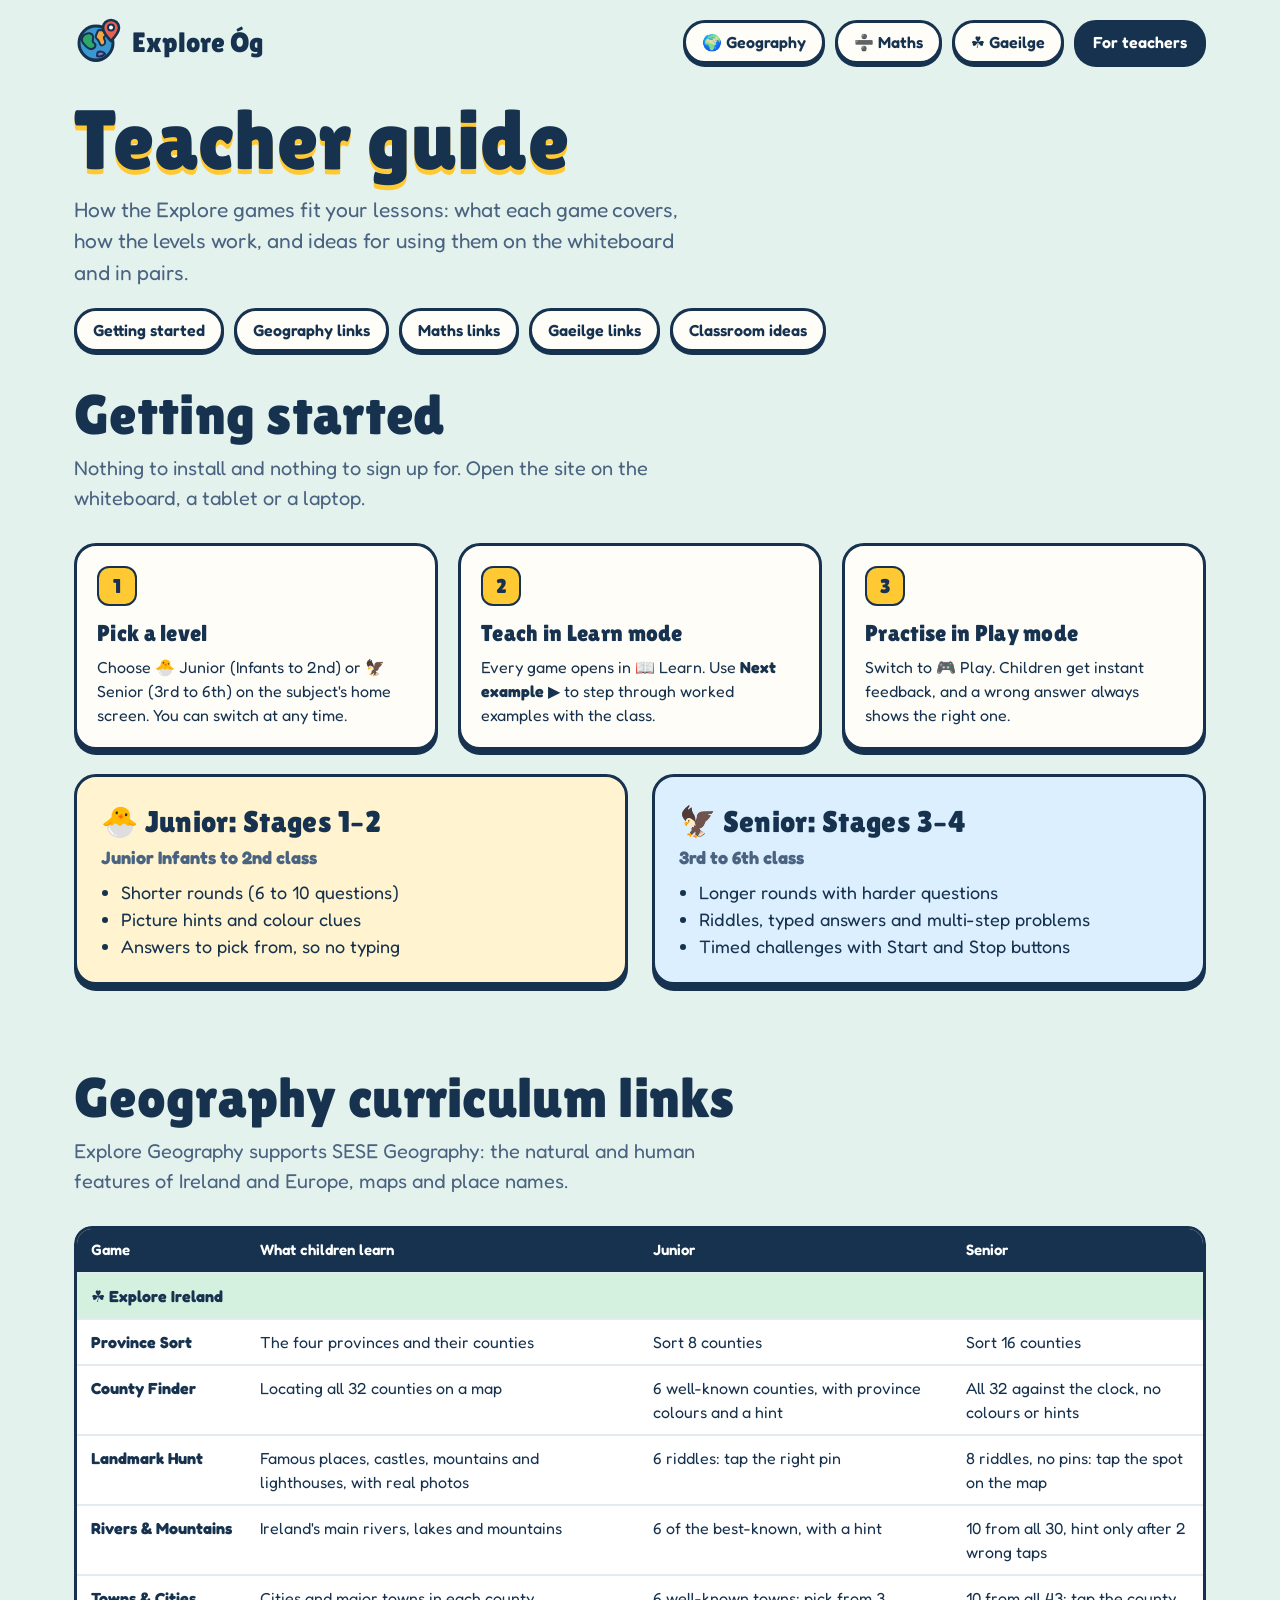
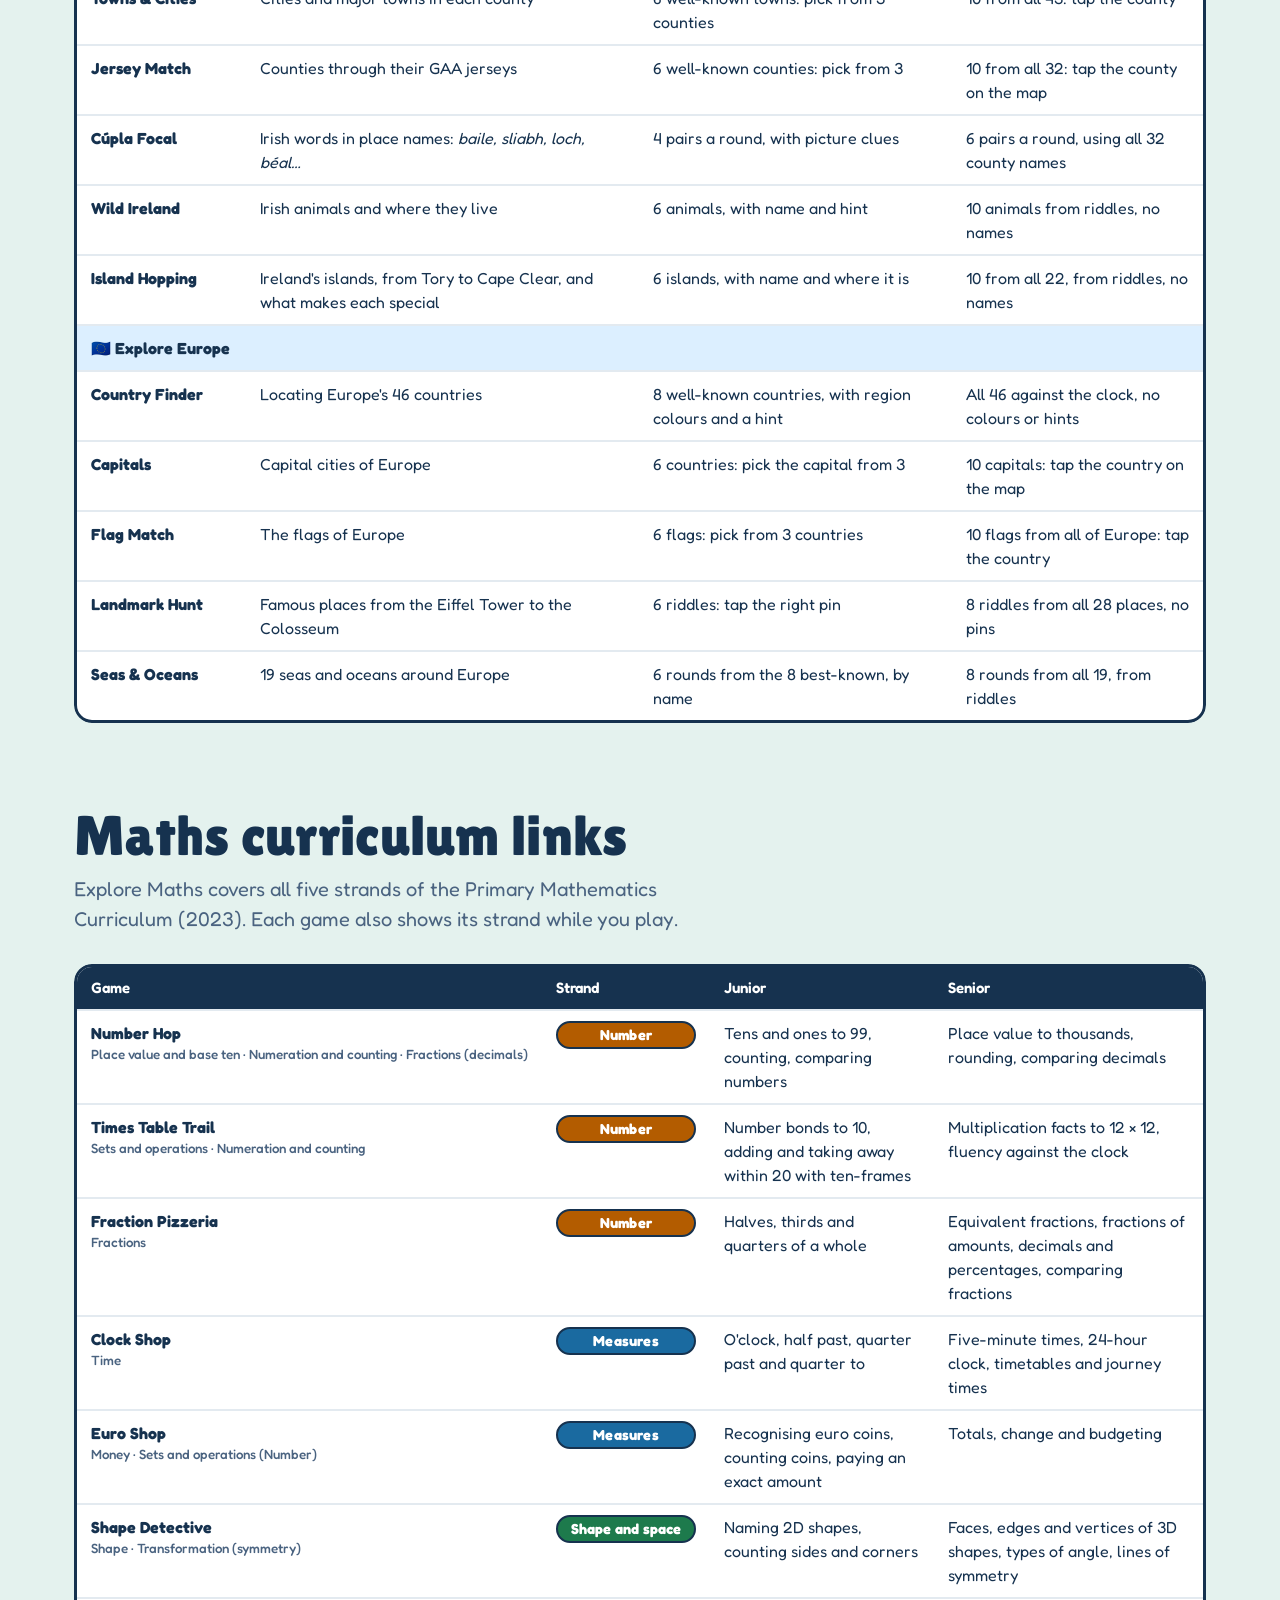
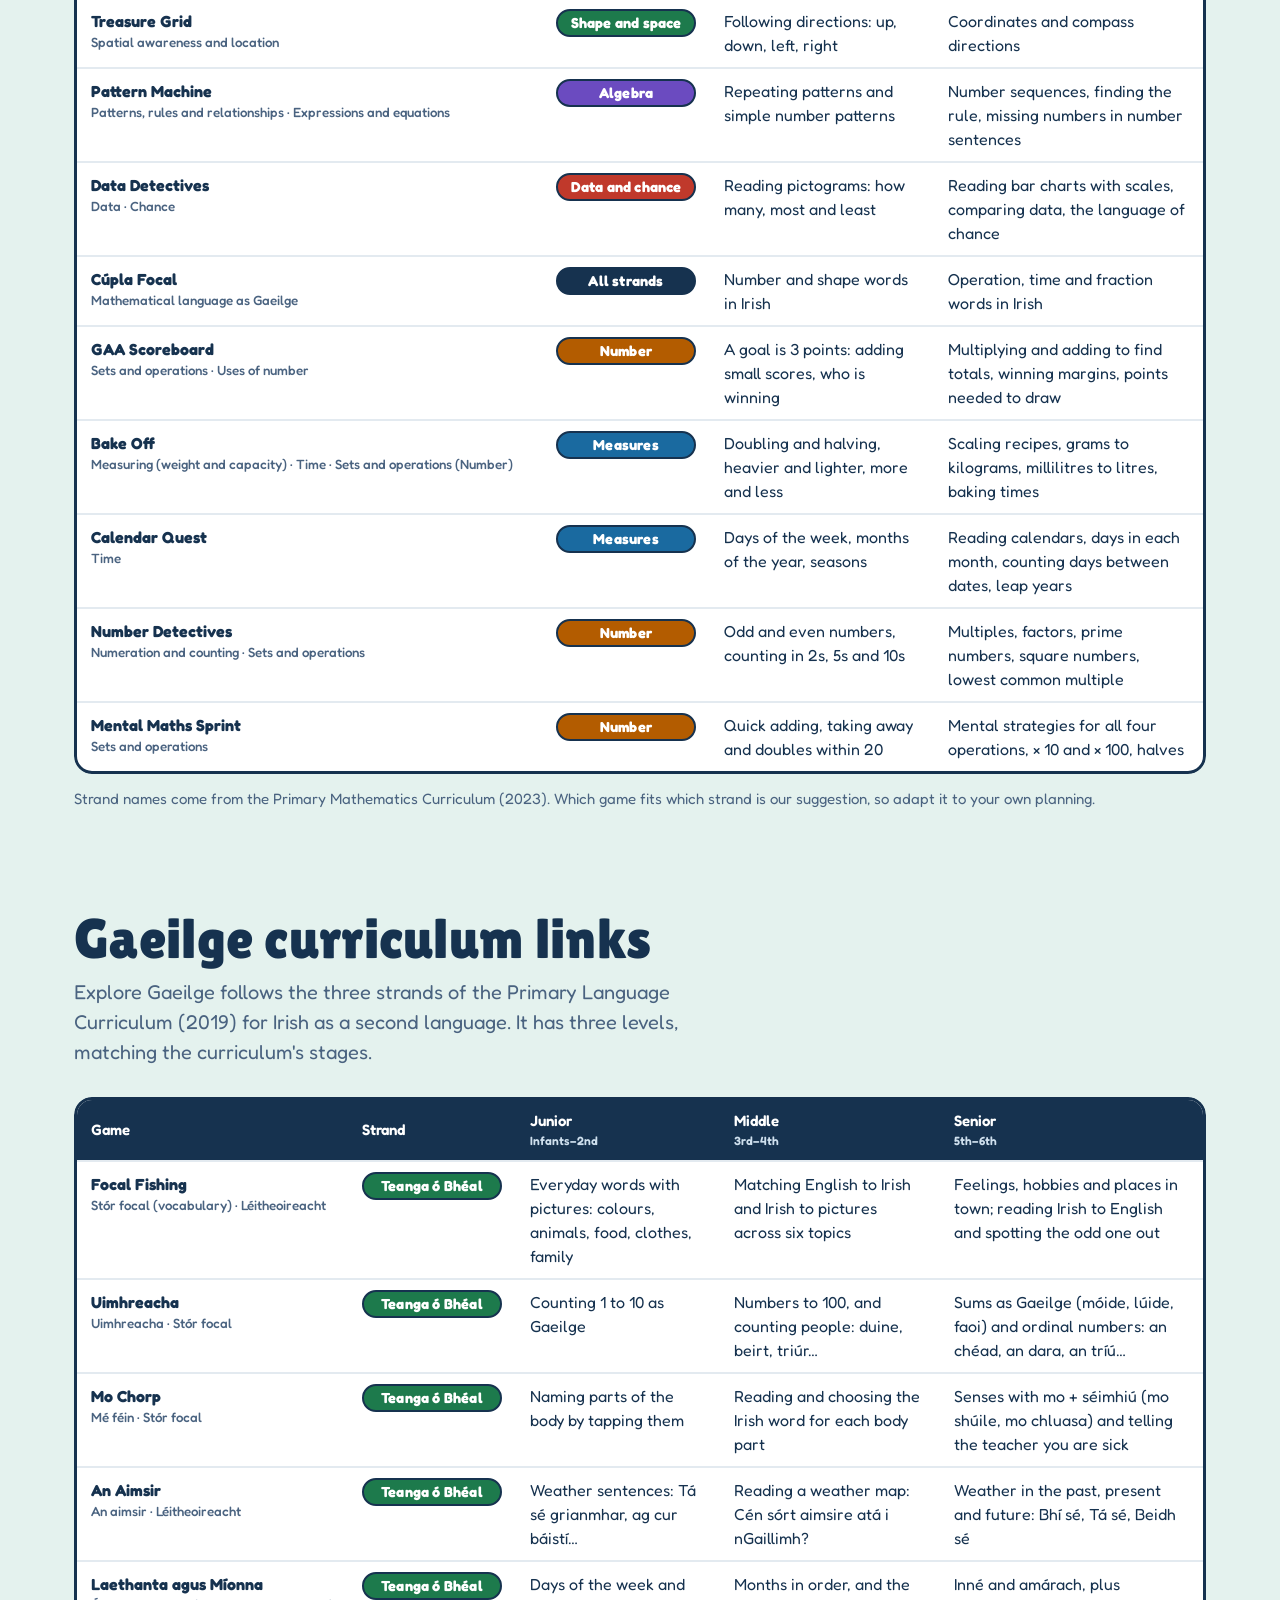
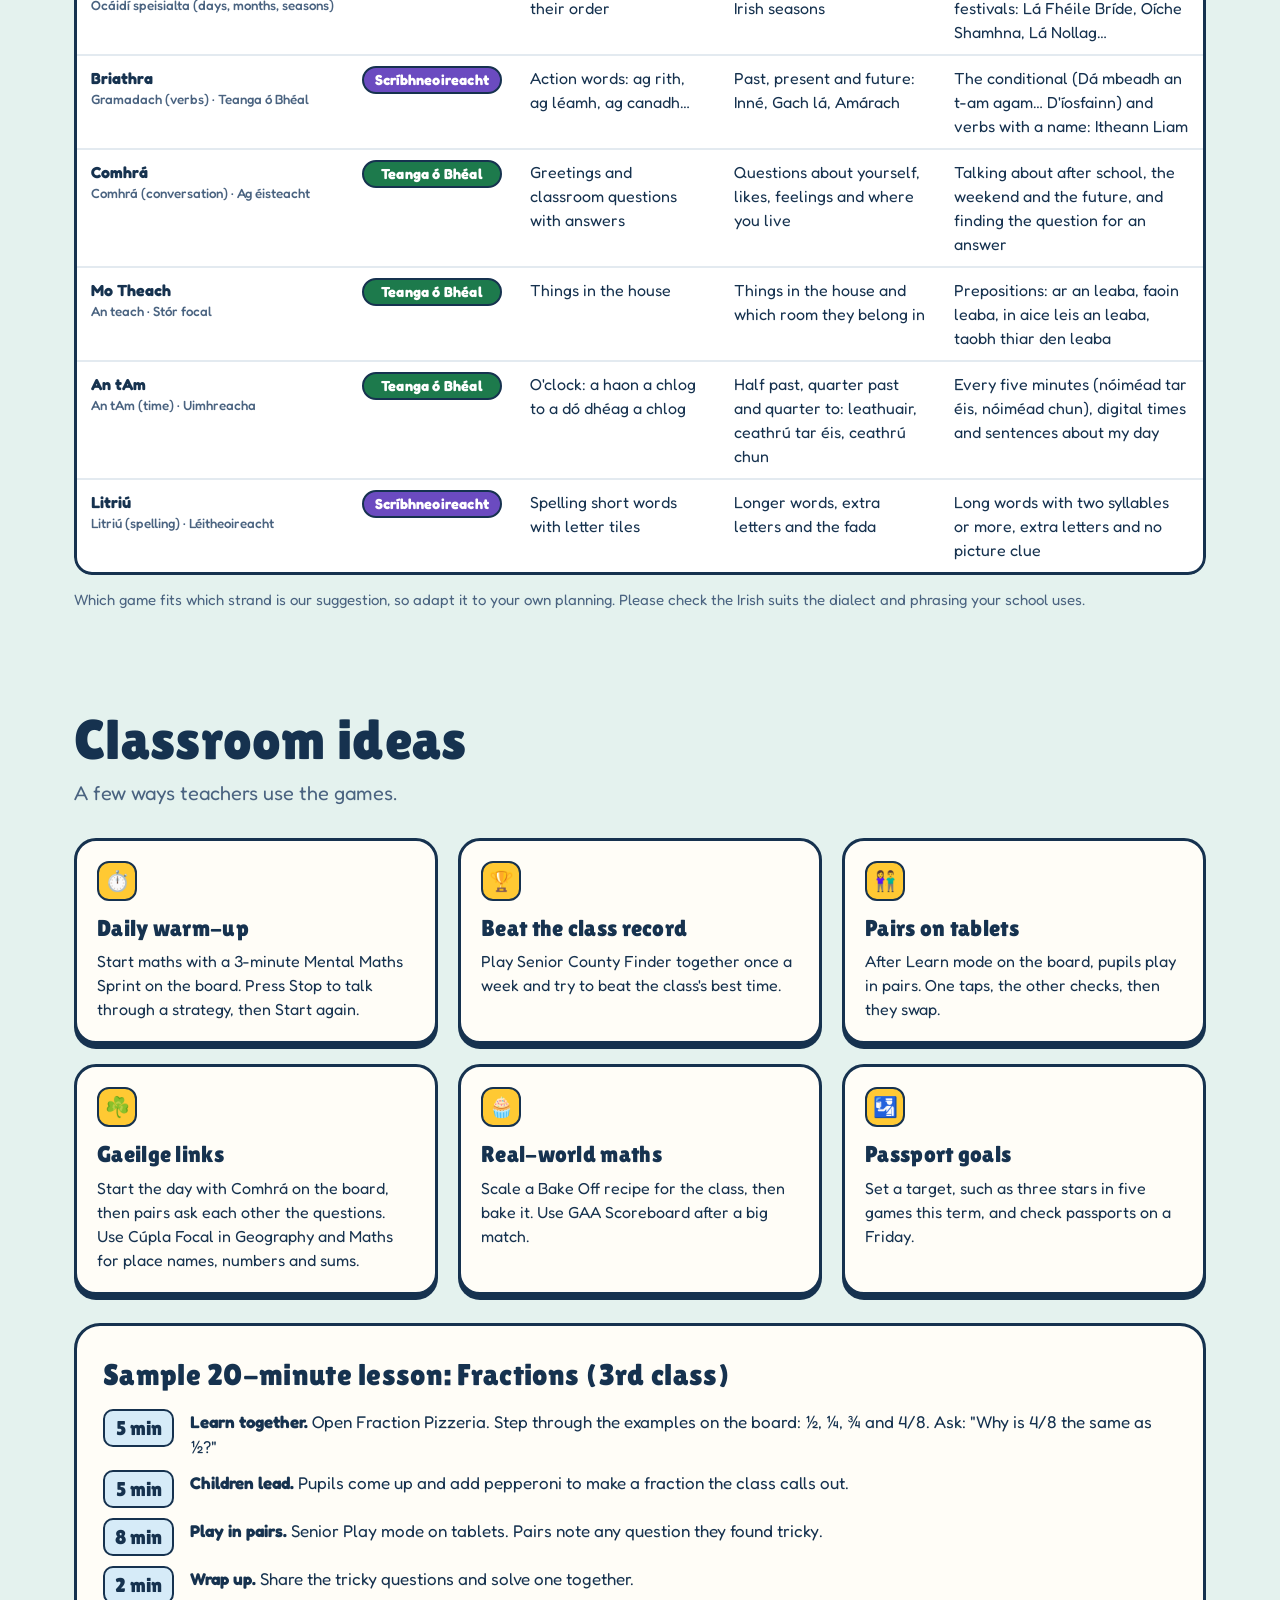
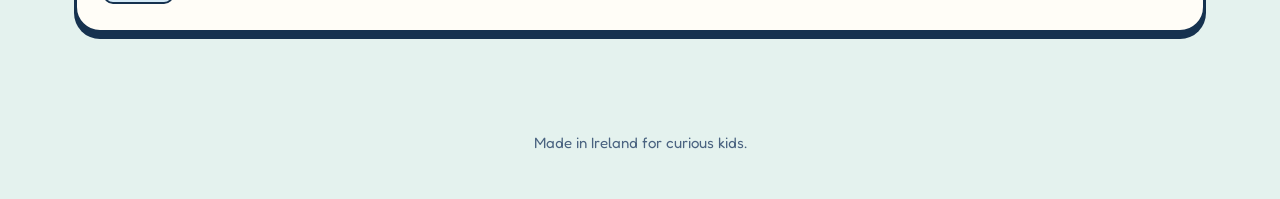
<file: teachers/index.html>
<!DOCTYPE html>
<html lang="en">
<head>
<meta charset="utf-8">
<meta http-equiv="Content-Security-Policy" content="default-src 'self'; script-src 'self' 'unsafe-inline' https://gc.zgo.at; style-src 'self' 'unsafe-inline'; img-src 'self' data: blob: https://atmirish.goatcounter.com; font-src 'self' data:; media-src 'self' data: blob:; connect-src 'self' https://atmirish.goatcounter.com; object-src 'none'; base-uri 'self'; form-action 'none'">
<meta name="referrer" content="strict-origin-when-cross-origin">
<link rel="icon" type="image/png" sizes="32x32" href="/exploreog/icons/favicon-32.png">
<link rel="apple-touch-icon" href="/exploreog/icons/apple-touch-icon.png">
<link rel="manifest" href="/exploreog/icons/manifest.webmanifest">
<meta name="theme-color" content="#16324f">
<meta name="apple-mobile-web-app-title" content="Explore Óg">
<meta name="viewport" content="width=device-width,initial-scale=1">
<title>Teacher guide · Explore Óg</title>
<link rel="stylesheet" href="../assets/site.css?v=5b239eb6">
</head>
<body>
<div class="wrap">
  <header class="top">
    <a class="brand" href="../" aria-label="Explore Óg home"><svg width="48" height="48" viewBox="0 0 48 48"><circle cx="22" cy="27" r="17" fill="#16324f"/><circle cx="22" cy="25" r="17" fill="#3b97cf" stroke="#16324f" stroke-width="3"/><path d="M10 17c4-3 8-2 9 1s-2 5 1 7 1 6-3 6-6-4-8-6c-2-3-1-6 1-8z" fill="#2fa66a" stroke="#16324f" stroke-width="2" stroke-linejoin="round"/><path d="M25 12c4 0 8 2 10 5-2 1-4 0-5 2s2 3 1 6-4 3-5 1-1-4-3-5-1-4 0-6 1-3 2-3z" fill="#f2a541" stroke="#16324f" stroke-width="2" stroke-linejoin="round"/><path d="M24 34c3-1 6 0 7 2-2 2-5 3-8 2 0-2 0-3 1-4z" fill="#8e6bd8" stroke="#16324f" stroke-width="2" stroke-linejoin="round"/><path d="M37 2c-4.4 0-8 3.4-8 7.6 0 5.4 8 13.4 8 13.4s8-8 8-13.4C45 5.4 41.4 2 37 2z" fill="#e5604e" stroke="#16324f" stroke-width="2.6" stroke-linejoin="round"/><circle cx="37" cy="9.6" r="3" fill="#fff" stroke="#16324f" stroke-width="2"/></svg>Explore Óg</a>
    <nav class="nav" aria-label="Main">
      <a class="pill" href="../geography/">🌍 Geography</a>
      <a class="pill" href="../maths/">➗ Maths</a>
      <a class="pill" href="../gaeilge/">☘️ Gaeilge</a>
      <a class="pill hide-s" href="./" aria-current="page">For teachers</a>
    </nav>
  </header>

  <main>
  <div class="phead">
    <h1>Teacher guide</h1>
    <p>How the Explore games fit your lessons: what each game covers, how the levels work, and ideas for using them on the whiteboard and in pairs.</p>
    <div class="jump"><a class="pill" href="#start">Getting started</a><a class="pill" href="#geo">Geography links</a><a class="pill" href="#maths">Maths links</a><a class="pill" href="#gaeilge">Gaeilge links</a><a class="pill" href="#ideas">Classroom ideas</a></div>
  </div>

  <section id="start" aria-labelledby="h-start">
    <h2 class="sec" id="h-start">Getting started</h2>
    <p class="sub">Nothing to install and nothing to sign up for. Open the site on the whiteboard, a tablet or a laptop.</p>
    <div class="tipgrid">
      <div class="tip"><span class="num">1</span><h4>Pick a level</h4><p>Choose 🐣 Junior (Infants to 2nd) or 🦅 Senior (3rd to 6th) on the subject's home screen. You can switch at any time.</p></div>
      <div class="tip"><span class="num">2</span><h4>Teach in Learn mode</h4><p>Every game opens in 📖 Learn. Use <b>Next example ▶</b> to step through worked examples with the class.</p></div>
      <div class="tip"><span class="num">3</span><h4>Practise in Play mode</h4><p>Switch to 🎮 Play. Children get instant feedback, and a wrong answer always shows the right one.</p></div>
    </div>
    <div class="grid2" style="margin-top:24px">
      <div class="lvl jr"><h4>🐣 Junior: Stages 1–2</h4><p class="age">Junior Infants to 2nd class</p><ul><li>Shorter rounds (6 to 10 questions)</li><li>Picture hints and colour clues</li><li>Answers to pick from, so no typing</li></ul></div>
      <div class="lvl sr"><h4>🦅 Senior: Stages 3–4</h4><p class="age">3rd to 6th class</p><ul><li>Longer rounds with harder questions</li><li>Riddles, typed answers and multi-step problems</li><li>Timed challenges with Start and Stop buttons</li></ul></div>
    </div>
  </section>

  <section id="geo" aria-labelledby="h-geo">
    <h2 class="sec" id="h-geo">Geography curriculum links</h2>
    <p class="sub">Explore Geography supports SESE Geography: the natural and human features of Ireland and Europe, maps and place names.</p>
    <div class="tscroll"><table class="ctab">
      <thead><tr><th>Game</th><th>What children learn</th><th>Junior</th><th>Senior</th></tr></thead>
      <tbody>
        <tr><td colspan="4" style="background:#d4f0df;font-weight:700">☘️ Explore Ireland</td></tr>
        <tr><td>Province Sort</td><td>The four provinces and their counties</td><td>Sort 8 counties</td><td>Sort 16 counties</td></tr>
        <tr><td>County Finder</td><td>Locating all 32 counties on a map</td><td>6 well-known counties, with province colours and a hint</td><td>All 32 against the clock, no colours or hints</td></tr>
        <tr><td>Landmark Hunt</td><td>Famous places, castles, mountains and lighthouses, with real photos</td><td>6 riddles: tap the right pin</td><td>8 riddles, no pins: tap the spot on the map</td></tr>
        <tr><td>Rivers &amp; Mountains</td><td>Ireland's main rivers, lakes and mountains</td><td>6 of the best-known, with a hint</td><td>10 from all 30, hint only after 2 wrong taps</td></tr>
        <tr><td>Towns &amp; Cities</td><td>Cities and major towns in each county</td><td>6 well-known towns: pick from 3 counties</td><td>10 from all 43: tap the county</td></tr>
        <tr><td>Jersey Match</td><td>Counties through their GAA jerseys</td><td>6 well-known counties: pick from 3</td><td>10 from all 32: tap the county on the map</td></tr>
        <tr><td>Cúpla Focal</td><td>Irish words in place names: <i>baile, sliabh, loch, béal…</i></td><td>4 pairs a round, with picture clues</td><td>6 pairs a round, using all 32 county names</td></tr>
        <tr><td>Wild Ireland</td><td>Irish animals and where they live</td><td>6 animals, with name and hint</td><td>10 animals from riddles, no names</td></tr>
        <tr><td>Island Hopping</td><td>Ireland's islands, from Tory to Cape Clear, and what makes each special</td><td>6 islands, with name and where it is</td><td>10 from all 22, from riddles, no names</td></tr>
        <tr><td colspan="4" style="background:#dcefff;font-weight:700">🇪🇺 Explore Europe</td></tr>
        <tr><td>Country Finder</td><td>Locating Europe's 46 countries</td><td>8 well-known countries, with region colours and a hint</td><td>All 46 against the clock, no colours or hints</td></tr>
        <tr><td>Capitals</td><td>Capital cities of Europe</td><td>6 countries: pick the capital from 3</td><td>10 capitals: tap the country on the map</td></tr>
        <tr><td>Flag Match</td><td>The flags of Europe</td><td>6 flags: pick from 3 countries</td><td>10 flags from all of Europe: tap the country</td></tr>
        <tr><td>Landmark Hunt</td><td>Famous places from the Eiffel Tower to the Colosseum</td><td>6 riddles: tap the right pin</td><td>8 riddles from all 28 places, no pins</td></tr>
        <tr><td>Seas &amp; Oceans</td><td>19 seas and oceans around Europe</td><td>6 rounds from the 8 best-known, by name</td><td>8 rounds from all 19, from riddles</td></tr>
      </tbody>
    </table></div>
  </section>

  <section id="maths" aria-labelledby="h-maths">
    <h2 class="sec" id="h-maths">Maths curriculum links</h2>
    <p class="sub">Explore Maths covers all five strands of the Primary Mathematics Curriculum (2023). Each game also shows its strand while you play.</p>
    <div class="tscroll"><table class="ctab">
      <thead><tr><th>Game</th><th>Strand</th><th>Junior</th><th>Senior</th></tr></thead>
      <tbody><tr><td>Number Hop<small>Place value and base ten · Numeration and counting · Fractions (decimals)</small></td><td><span class="strand" style="background:#b35c00">Number</span></td><td>Tens and ones to 99, counting, comparing numbers</td><td>Place value to thousands, rounding, comparing decimals</td></tr><tr><td>Times Table Trail<small>Sets and operations · Numeration and counting</small></td><td><span class="strand" style="background:#b35c00">Number</span></td><td>Number bonds to 10, adding and taking away within 20 with ten-frames</td><td>Multiplication facts to 12 × 12, fluency against the clock</td></tr><tr><td>Fraction Pizzeria<small>Fractions</small></td><td><span class="strand" style="background:#b35c00">Number</span></td><td>Halves, thirds and quarters of a whole</td><td>Equivalent fractions, fractions of amounts, decimals and percentages, comparing fractions</td></tr><tr><td>Clock Shop<small>Time</small></td><td><span class="strand" style="background:#1a6aa0">Measures</span></td><td>O'clock, half past, quarter past and quarter to</td><td>Five-minute times, 24-hour clock, timetables and journey times</td></tr><tr><td>Euro Shop<small>Money · Sets and operations (Number)</small></td><td><span class="strand" style="background:#1a6aa0">Measures</span></td><td>Recognising euro coins, counting coins, paying an exact amount</td><td>Totals, change and budgeting</td></tr><tr><td>Shape Detective<small>Shape · Transformation (symmetry)</small></td><td><span class="strand" style="background:#1d7a4c">Shape and space</span></td><td>Naming 2D shapes, counting sides and corners</td><td>Faces, edges and vertices of 3D shapes, types of angle, lines of symmetry</td></tr><tr><td>Treasure Grid<small>Spatial awareness and location</small></td><td><span class="strand" style="background:#1d7a4c">Shape and space</span></td><td>Following directions: up, down, left, right</td><td>Coordinates and compass directions</td></tr><tr><td>Pattern Machine<small>Patterns, rules and relationships · Expressions and equations</small></td><td><span class="strand" style="background:#6b4bc0">Algebra</span></td><td>Repeating patterns and simple number patterns</td><td>Number sequences, finding the rule, missing numbers in number sentences</td></tr><tr><td>Data Detectives<small>Data · Chance</small></td><td><span class="strand" style="background:#c0392b">Data and chance</span></td><td>Reading pictograms: how many, most and least</td><td>Reading bar charts with scales, comparing data, the language of chance</td></tr><tr><td>Cúpla Focal<small>Mathematical language as Gaeilge</small></td><td><span class="strand" style="background:#16324f">All strands</span></td><td>Number and shape words in Irish</td><td>Operation, time and fraction words in Irish</td></tr><tr><td>GAA Scoreboard<small>Sets and operations · Uses of number</small></td><td><span class="strand" style="background:#b35c00">Number</span></td><td>A goal is 3 points: adding small scores, who is winning</td><td>Multiplying and adding to find totals, winning margins, points needed to draw</td></tr><tr><td>Bake Off<small>Measuring (weight and capacity) · Time · Sets and operations (Number)</small></td><td><span class="strand" style="background:#1a6aa0">Measures</span></td><td>Doubling and halving, heavier and lighter, more and less</td><td>Scaling recipes, grams to kilograms, millilitres to litres, baking times</td></tr><tr><td>Calendar Quest<small>Time</small></td><td><span class="strand" style="background:#1a6aa0">Measures</span></td><td>Days of the week, months of the year, seasons</td><td>Reading calendars, days in each month, counting days between dates, leap years</td></tr><tr><td>Number Detectives<small>Numeration and counting · Sets and operations</small></td><td><span class="strand" style="background:#b35c00">Number</span></td><td>Odd and even numbers, counting in 2s, 5s and 10s</td><td>Multiples, factors, prime numbers, square numbers, lowest common multiple</td></tr><tr><td>Mental Maths Sprint<small>Sets and operations</small></td><td><span class="strand" style="background:#b35c00">Number</span></td><td>Quick adding, taking away and doubles within 20</td><td>Mental strategies for all four operations, × 10 and × 100, halves</td></tr></tbody>
    </table></div>
    <p class="note">Strand names come from the Primary Mathematics Curriculum (2023). Which game fits which strand is our suggestion, so adapt it to your own planning.</p>
  </section>

  <section id="gaeilge" aria-labelledby="h-gae">
    <h2 class="sec" id="h-gae">Gaeilge curriculum links</h2>
    <p class="sub">Explore Gaeilge follows the three strands of the Primary Language Curriculum (2019) for Irish as a second language. It has three levels, matching the curriculum's stages.</p>
    <div class="tscroll"><table class="ctab">
      <thead><tr><th>Game</th><th>Strand</th><th>Junior<small>Infants–2nd</small></th><th>Middle<small>3rd–4th</small></th><th>Senior<small>5th–6th</small></th></tr></thead>
      <tbody><tr><td>Focal Fishing<small>Stór focal (vocabulary) · Léitheoireacht</small></td><td><span class="strand" style="background:#1d7a4c">Teanga ó Bhéal</span></td><td>Everyday words with pictures: colours, animals, food, clothes, family</td><td>Matching English to Irish and Irish to pictures across six topics</td><td>Feelings, hobbies and places in town; reading Irish to English and spotting the odd one out</td></tr><tr><td>Uimhreacha<small>Uimhreacha · Stór focal</small></td><td><span class="strand" style="background:#1d7a4c">Teanga ó Bhéal</span></td><td>Counting 1 to 10 as Gaeilge</td><td>Numbers to 100, and counting people: duine, beirt, triúr…</td><td>Sums as Gaeilge (móide, lúide, faoi) and ordinal numbers: an chéad, an dara, an tríú…</td></tr><tr><td>Mo Chorp<small>Mé féin · Stór focal</small></td><td><span class="strand" style="background:#1d7a4c">Teanga ó Bhéal</span></td><td>Naming parts of the body by tapping them</td><td>Reading and choosing the Irish word for each body part</td><td>Senses with mo + séimhiú (mo shúile, mo chluasa) and telling the teacher you are sick</td></tr><tr><td>An Aimsir<small>An aimsir · Léitheoireacht</small></td><td><span class="strand" style="background:#1d7a4c">Teanga ó Bhéal</span></td><td>Weather sentences: Tá sé grianmhar, ag cur báistí…</td><td>Reading a weather map: Cén sórt aimsire atá i nGaillimh?</td><td>Weather in the past, present and future: Bhí sé, Tá sé, Beidh sé</td></tr><tr><td>Laethanta agus Míonna<small>Ócáidí speisialta (days, months, seasons)</small></td><td><span class="strand" style="background:#1d7a4c">Teanga ó Bhéal</span></td><td>Days of the week and their order</td><td>Months in order, and the Irish seasons</td><td>Inné and amárach, plus festivals: Lá Fhéile Bríde, Oíche Shamhna, Lá Nollag…</td></tr><tr><td>Briathra<small>Gramadach (verbs) · Teanga ó Bhéal</small></td><td><span class="strand" style="background:#6b4bc0">Scríbhneoireacht</span></td><td>Action words: ag rith, ag léamh, ag canadh…</td><td>Past, present and future: Inné, Gach lá, Amárach</td><td>The conditional (Dá mbeadh an t-am agam… D'íosfainn) and verbs with a name: Itheann Liam</td></tr><tr><td>Comhrá<small>Comhrá (conversation) · Ag éisteacht</small></td><td><span class="strand" style="background:#1d7a4c">Teanga ó Bhéal</span></td><td>Greetings and classroom questions with answers</td><td>Questions about yourself, likes, feelings and where you live</td><td>Talking about after school, the weekend and the future, and finding the question for an answer</td></tr><tr><td>Mo Theach<small>An teach · Stór focal</small></td><td><span class="strand" style="background:#1d7a4c">Teanga ó Bhéal</span></td><td>Things in the house</td><td>Things in the house and which room they belong in</td><td>Prepositions: ar an leaba, faoin leaba, in aice leis an leaba, taobh thiar den leaba</td></tr><tr><td>An tAm<small>An tAm (time) · Uimhreacha</small></td><td><span class="strand" style="background:#1d7a4c">Teanga ó Bhéal</span></td><td>O'clock: a haon a chlog to a dó dhéag a chlog</td><td>Half past, quarter past and quarter to: leathuair, ceathrú tar éis, ceathrú chun</td><td>Every five minutes (nóiméad tar éis, nóiméad chun), digital times and sentences about my day</td></tr><tr><td>Litriú<small>Litriú (spelling) · Léitheoireacht</small></td><td><span class="strand" style="background:#6b4bc0">Scríbhneoireacht</span></td><td>Spelling short words with letter tiles</td><td>Longer words, extra letters and the fada</td><td>Long words with two syllables or more, extra letters and no picture clue</td></tr></tbody>
    </table></div>
    <p class="note">Which game fits which strand is our suggestion, so adapt it to your own planning. Please check the Irish suits the dialect and phrasing your school uses.</p>
  </section>

  <section id="ideas" aria-labelledby="h-ideas">
    <h2 class="sec" id="h-ideas">Classroom ideas</h2>
    <p class="sub">A few ways teachers use the games.</p>
    <div class="tipgrid">
      <div class="tip"><span class="num">⏱️</span><h4>Daily warm-up</h4><p>Start maths with a 3-minute Mental Maths Sprint on the board. Press Stop to talk through a strategy, then Start again.</p></div>
      <div class="tip"><span class="num">🏆</span><h4>Beat the class record</h4><p>Play Senior County Finder together once a week and try to beat the class's best time.</p></div>
      <div class="tip"><span class="num">👫</span><h4>Pairs on tablets</h4><p>After Learn mode on the board, pupils play in pairs. One taps, the other checks, then they swap.</p></div>
      <div class="tip"><span class="num">☘️</span><h4>Gaeilge links</h4><p>Start the day with Comhrá on the board, then pairs ask each other the questions. Use Cúpla Focal in Geography and Maths for place names, numbers and sums.</p></div>
      <div class="tip"><span class="num">🧁</span><h4>Real-world maths</h4><p>Scale a Bake Off recipe for the class, then bake it. Use GAA Scoreboard after a big match.</p></div>
      <div class="tip"><span class="num">🛂</span><h4>Passport goals</h4><p>Set a target, such as three stars in five games this term, and check passports on a Friday.</p></div>
    </div>
    <div class="card" style="margin-top:28px">
      <h3 style="font-size:30px;margin-bottom:12px">Sample 20-minute lesson: Fractions (3rd class)</h3>
      <div class="plan">
        <b>5 min</b><span><b style="all:unset;font-weight:700">Learn together.</b> Open Fraction Pizzeria. Step through the examples on the board: ½, ¼, ¾ and 4/8. Ask: "Why is 4/8 the same as ½?"</span>
        <b>5 min</b><span><b style="all:unset;font-weight:700">Children lead.</b> Pupils come up and add pepperoni to make a fraction the class calls out.</span>
        <b>8 min</b><span><b style="all:unset;font-weight:700">Play in pairs.</b> Senior Play mode on tablets. Pairs note any question they found tricky.</span>
        <b>2 min</b><span><b style="all:unset;font-weight:700">Wrap up.</b> Share the tricky questions and solve one together.</span>
      </div>
    </div>
  </section>
  </main>
  <p class="foot">Made in Ireland for curious kids.</p>
</div>
<script data-goatcounter="https://atmirish.goatcounter.com/count" async src="https://gc.zgo.at/count.js"></script>
</body>
</html>
</file>
<file: assets/site.css>
@font-face{font-family:'Lilita One';font-style:normal;font-weight:400;font-display:swap;src:url([data-uri]) format('woff2')}@font-face{font-family:'Fredoka Variable';font-style:normal;font-weight:300 700;font-display:swap;src:url([data-uri]) format('woff2')}
:root{
  --ink:#16324f; --ink-soft:#4a6380; --mist:#e4f2ee; --paper:#fffdf7; --gold:#ffc933;
  --green:#2fa66a; --orange:#f2a541; --purple:#8e6bd8; --red:#e5604e; --sea:#1f7fb8; --shallow:#bfe7f6;
  --display:'Lilita One','Arial Rounded MT Bold','Trebuchet MS',sans-serif;
  --body:'Fredoka Variable','Fredoka','Trebuchet MS',system-ui,sans-serif;
  --line:3px solid var(--ink); --ledge:0 6px 0 var(--ink);
}
*{box-sizing:border-box}
html{scroll-behavior:smooth}
@media (prefers-reduced-motion:reduce){html{scroll-behavior:auto}*{animation:none!important;transition:none!important}}
body{margin:0;font-family:var(--body);color:var(--ink);background:var(--mist);font-size:18px;line-height:1.5}
img{max-width:100%;display:block}
a{color:inherit}
:focus-visible{outline:4px solid var(--gold);outline-offset:3px;border-radius:10px}
.wrap{max-width:1180px;margin:0 auto;padding:0 24px}
h1,h2,h3,h4{font-family:var(--display);font-weight:400;letter-spacing:.3px;text-wrap:balance;margin:0}

/* header */
.top{display:flex;align-items:center;justify-content:space-between;gap:12px;padding:18px 0}
.brand{display:flex;align-items:center;gap:10px;font-family:var(--display);font-size:28px;text-decoration:none}
.brand svg{flex:none}
.nav{display:flex;gap:10px;flex-wrap:wrap;justify-content:flex-end}
.pill{font-weight:600;font-size:16px;text-decoration:none;background:var(--paper);border:var(--line);border-radius:999px;padding:7px 16px;box-shadow:0 3px 0 var(--ink);display:inline-flex;align-items:center;gap:6px}
.pill:active{transform:translateY(3px);box-shadow:none}
.pill[aria-current="page"]{background:var(--ink);color:#fff}

/* hero */
.hero{display:grid;grid-template-columns:.8fr 1.2fr;gap:40px;align-items:center;padding:20px 0 60px}
.hero h1{font-size:clamp(60px,9vw,112px);line-height:.9;text-shadow:0 6px 0 var(--gold);margin-bottom:20px}
.lede{font-size:22px;max-width:30ch;margin:0 0 26px}
.ctas{display:flex;gap:14px;flex-wrap:wrap}
.big{font-family:var(--display);font-size:24px;text-decoration:none;border:var(--line);border-radius:18px;padding:14px 26px;box-shadow:var(--ledge);display:inline-flex;align-items:center;gap:10px;background:var(--gold);transition:transform .12s,box-shadow .12s}
.big:hover{transform:translateY(-2px);box-shadow:0 8px 0 var(--ink)}
.big:active{transform:translateY(6px);box-shadow:none}
.big.alt{background:var(--paper)}
.map{border:var(--line);border-radius:30px;box-shadow:0 8px 0 var(--ink);overflow:hidden;background:#3b97cf}
.map svg{display:block;width:100%;height:auto}
.map a{cursor:pointer}
.map a .isle{transition:transform .2s;transform-box:fill-box;transform-origin:center}
.map a:hover .isle,.map a:focus-visible .isle{transform:translateY(-6px)}
.map a:focus-visible{outline:none}
.map a:focus-visible .sign{stroke:var(--gold);stroke-width:6}
.map .wave{animation:drift 6s ease-in-out infinite alternate}
@keyframes drift{to{transform:translateX(14px)}}
.map .bob{animation:bob 3s ease-in-out infinite alternate}
@keyframes bob{to{transform:translateY(5px) rotate(-1.5deg)}}
.map .float{animation:float 5s ease-in-out infinite alternate}
@keyframes float{to{transform:translate(8px,-10px)}}
.map .beam{animation:beam 2.4s ease-in-out infinite alternate;transform-origin:0 -40px}
@keyframes beam{from{opacity:.35}to{opacity:1}}

/* sections */
section{padding:0 0 84px}
.sec{font-size:clamp(38px,5vw,56px);line-height:1.02;margin:0 0 10px}
.sub{font-size:20px;color:var(--ink-soft);margin:0 0 30px;max-width:56ch}

/* subjects */
.subject{display:grid;grid-template-columns:1fr 1.15fr;gap:32px;align-items:center;background:var(--paper);border:var(--line);border-radius:32px;box-shadow:0 8px 0 var(--ink);padding:30px;margin-bottom:34px;position:relative;overflow:hidden}
.subject.flip{grid-template-columns:1.15fr 1fr}
.subject.flip .stext{order:2}
.subject .badge{display:inline-flex;align-items:center;gap:8px;font-weight:700;font-size:15px;border:2.5px solid var(--ink);border-radius:999px;padding:3px 12px;background:var(--tint)}
.subject h3{font-size:clamp(40px,5vw,60px);line-height:1;margin:12px 0 10px}
.subject p{margin:0 0 18px;font-size:18px;max-width:42ch}
.subject .stats{display:flex;gap:26px;flex-wrap:wrap;margin:0 0 22px;color:var(--ink-soft);font-size:15px}
.subject .stats b{display:block;font-family:var(--display);font-weight:400;font-size:34px;color:var(--ink);line-height:1}
.geo{--tint:#d4f0df}.mth{--tint:#fde9c6}
.subject::before{content:"";position:absolute;inset:0 auto 0 0;width:14px;background:var(--accent)}
.geo{--accent:var(--green)}.mth{--accent:var(--orange)}
.shots{position:relative;min-height:330px}
.shot{position:absolute;border:var(--line);border-radius:16px;overflow:hidden;box-shadow:0 5px 0 var(--ink);background:#fff}
.shot img{aspect-ratio:16/10;object-fit:cover;object-position:top left;width:100%}
.shot.s1{width:74%;left:0;top:0;transform:rotate(-2.5deg)}
.shot.s2{width:62%;right:0;bottom:0;transform:rotate(2.5deg)}
.games{display:flex;flex-wrap:wrap;gap:8px;list-style:none;margin:0 0 22px;padding:0}
.games li{border:2.5px solid var(--ink);border-radius:999px;padding:3px 12px 3px 8px;font-size:15px;font-weight:600;background:#fff}
.doors{display:flex;gap:12px;flex-wrap:wrap}

/* how it works */
.steps{display:grid;grid-template-columns:repeat(3,1fr);gap:24px;list-style:none;margin:0;padding:0}
.steps li{background:var(--paper);border:var(--line);border-radius:24px;padding:24px;box-shadow:var(--ledge);position:relative}
.steps .ic{width:66px;height:66px;border-radius:18px;border:var(--line);display:grid;place-items:center;font-size:34px;margin-bottom:14px}
.steps h4{font-size:28px;margin-bottom:6px}
.steps p{margin:0;font-size:17px}
.steps li:nth-child(1) .ic{background:#d6ebf8}.steps li:nth-child(2) .ic{background:#fff0c2}.steps li:nth-child(3) .ic{background:#fbd9d3}
.steps li:not(:last-child)::after{content:"";position:absolute;right:-22px;top:50%;width:20px;height:3px;background:var(--ink)}
.levels{display:grid;grid-template-columns:1fr 1fr;gap:24px;margin-top:28px}
.lvl{border:var(--line);border-radius:22px;padding:22px 24px;box-shadow:var(--ledge)}
.lvl.jr{background:#fff4cf}.lvl.sr{background:#dcefff}
.lvl h4{font-size:30px}.lvl .age{font-weight:700;color:var(--ink-soft);margin:0 0 8px}
.lvl ul{margin:0;padding-left:20px}

/* teacher band */
.band{background:var(--ink);color:#fff;border-radius:34px;padding:44px;display:grid;grid-template-columns:1fr 1.2fr;gap:44px;box-shadow:0 8px 0 #0b1f33}
.band .sec{color:#fff}.band .sub{color:#cfe0ee}
.tlist{list-style:none;margin:0;padding:0;display:grid;grid-template-columns:1fr 1fr;gap:18px 26px}
.tlist li{display:grid;grid-template-columns:44px 1fr;gap:12px;align-items:start}
.tlist .ti{width:44px;height:44px;border-radius:12px;background:var(--gold);color:var(--ink);display:grid;place-items:center;font-size:22px;border:2.5px solid #fff}
.tlist b{display:block;font-size:18px}
.tlist span{font-size:16px;color:#cfe0ee;line-height:1.4}
.band .big{margin-top:8px}

.closing{text-align:center;padding:10px 0 60px}
.closing .sec{margin-bottom:24px}
.closing .ctas{justify-content:center}
.foot{text-align:center;color:var(--ink-soft);font-size:15px;padding:0 0 30px}

/* teachers page */
.phead{padding:16px 0 34px}
.phead h1{font-size:clamp(46px,7vw,84px);line-height:.95;text-shadow:0 5px 0 var(--gold);margin-bottom:14px}
.phead p{font-size:21px;max-width:52ch;margin:0;color:var(--ink-soft)}
.jump{display:flex;gap:10px;flex-wrap:wrap;margin-top:20px}
.card{background:var(--paper);border:var(--line);border-radius:26px;box-shadow:var(--ledge);padding:26px}
.grid2{display:grid;grid-template-columns:1fr 1fr;gap:24px}
.tscroll{overflow-x:auto;border-radius:18px;-webkit-overflow-scrolling:touch}
.ctab{width:100%;border-collapse:separate;border-spacing:0;font-size:16px;background:#fff;border:var(--line);border-radius:18px;overflow:hidden}
.ctab th{background:var(--ink);color:#fff;text-align:left;font-weight:600;padding:10px 14px;font-size:15px}
.ctab td{padding:10px 14px;border-top:2px solid #e3eaf0;vertical-align:top}
.ctab td:first-child{font-weight:700;white-space:nowrap}
.ctab small{display:block;color:var(--ink-soft);font-weight:500}
.strand{display:inline-block;width:140px;height:28px;line-height:24px;box-sizing:border-box;text-align:center;white-space:nowrap;color:#fff;font-weight:700;font-size:14.5px;letter-spacing:.2px;-webkit-font-smoothing:antialiased;padding:0 6px;border-radius:999px;border:2px solid var(--ink)}
.tipgrid{display:grid;grid-template-columns:repeat(3,1fr);gap:20px}
.tip{background:var(--paper);border:var(--line);border-radius:22px;padding:20px;box-shadow:0 5px 0 var(--ink)}
.tip .num{font-family:var(--display);font-size:20px;background:var(--gold);border:2.5px solid var(--ink);border-radius:12px;display:inline-grid;place-items:center;width:40px;height:40px;margin-bottom:10px}
.tip h4{font-size:23px;margin-bottom:4px}.tip p{margin:0;font-size:16px}
.plan{display:grid;grid-template-columns:auto 1fr;gap:10px 16px;align-items:start;font-size:17px}
.plan b{font-family:var(--display);font-weight:400;font-size:20px;background:#d6ebf8;border:2.5px solid var(--ink);border-radius:10px;padding:2px 10px;text-align:center}
.note{font-size:15px;color:var(--ink-soft);margin-top:14px}

@media (max-width:960px){
  .hero,.subject,.subject.flip,.band,.grid2{grid-template-columns:1fr}
  .subject.flip .stext{order:0}
  .steps,.tipgrid{grid-template-columns:1fr}
  .steps li:not(:last-child)::after{right:auto;left:50%;top:auto;bottom:-22px;width:3px;height:20px}
  .levels{grid-template-columns:1fr}
  .shots{min-height:280px;max-width:620px}
}
@media (max-width:600px){
  body{font-size:17px}
  .wrap{padding:0 16px}
  .brand{font-size:22px}.brand svg{width:40px;height:40px}
  .nav .pill{padding:6px 11px;font-size:14px}
  .nav .hide-s{display:none}
  .lede{font-size:19px}
  .subject{padding:22px 20px 24px 28px}
  .shots{min-height:220px}
  .band{padding:28px}
  .tlist{grid-template-columns:1fr}
  .big{font-size:20px;padding:12px 20px}
  .ctab{font-size:14px;min-width:560px}.ctab td:first-child{white-space:normal}
}

/* uniform subject buttons */
.hero .ctas{display:grid;grid-template-columns:repeat(2,minmax(0,230px));gap:14px}
.hero .ctas .big,.subject .doors .big{justify-content:center;text-align:center;width:100%;box-sizing:border-box;background:var(--gold)}
.subject .doors .big{width:260px;max-width:100%}
.nav a.pill[href="geography/"],.nav a.pill[href="maths/"]{width:146px;justify-content:center;text-align:center;box-sizing:border-box}
@media (max-width:520px){.hero .ctas{grid-template-columns:1fr 1fr}.subject .doors .big{width:100%}}
.closing .ctas{display:grid;grid-template-columns:repeat(2,minmax(0,330px));justify-content:center;gap:14px}
.closing .ctas .big{white-space:nowrap;justify-content:center;text-align:center;width:100%;box-sizing:border-box;background:var(--gold)}
@media (max-width:520px){.closing .ctas{grid-template-columns:1fr}}
.brand{white-space:nowrap}
.hero h1{white-space:nowrap;font-size:clamp(52px,7.4vw,100px);line-height:1.05}
@media (max-width:520px){.nav a.pill[href="geography/"],.nav a.pill[href="maths/"]{width:auto;min-width:0}.nav{gap:6px}.nav a.pill{padding:6px 11px;font-size:14px}}
@media (max-width:520px){.nav{flex-wrap:nowrap}.nav a.pill[href="geography/"],.nav a.pill[href="maths/"]{width:108px;padding:6px 4px;font-size:13px;white-space:nowrap}.brand{font-size:19px}}
.gae{--tint:#ece5ff;--accent:#8b6fd6}
.lvlnote{margin:18px 0 0;font-size:16px;color:var(--ink-soft)}
.ctab th small{display:block;font-weight:600;opacity:.75;font-size:12px}
.hero .ctas{grid-template-columns:repeat(3,minmax(0,200px))}
.closing .ctas{grid-template-columns:repeat(3,minmax(0,300px))}
@media (max-width:900px){.closing .ctas{grid-template-columns:1fr;max-width:340px;margin:0 auto}}

.ctab th small{color:#cfe0ee;opacity:1}
.nav a.pill[href="gaeilge/"]{width:146px;justify-content:center;text-align:center;box-sizing:border-box}
@media (max-width:520px){
  .top{flex-wrap:wrap;row-gap:10px}
  .top .nav{width:100%;display:grid!important;grid-template-columns:repeat(3,1fr);gap:6px}
  .top .nav a.pill[href]{width:auto!important;min-width:0;padding:7px 4px;font-size:13px;justify-content:center;white-space:nowrap}
}

/* hero subject buttons: three identical tiles, icon above the name */
.hero .ctas{display:grid;grid-template-columns:repeat(3,minmax(0,150px))!important;gap:14px}
.hero .ctas .big{flex-direction:column;gap:6px;padding:16px 6px 14px;height:112px;white-space:nowrap;font-size:23px;line-height:1}
.hero .ctas .big .bi{font-size:30px;line-height:1}
@media (max-width:520px){.hero .ctas{grid-template-columns:repeat(3,1fr)!important;gap:10px}.hero .ctas .big{height:96px;font-size:18px;padding:12px 4px}.hero .ctas .big .bi{font-size:26px}}
</file>
